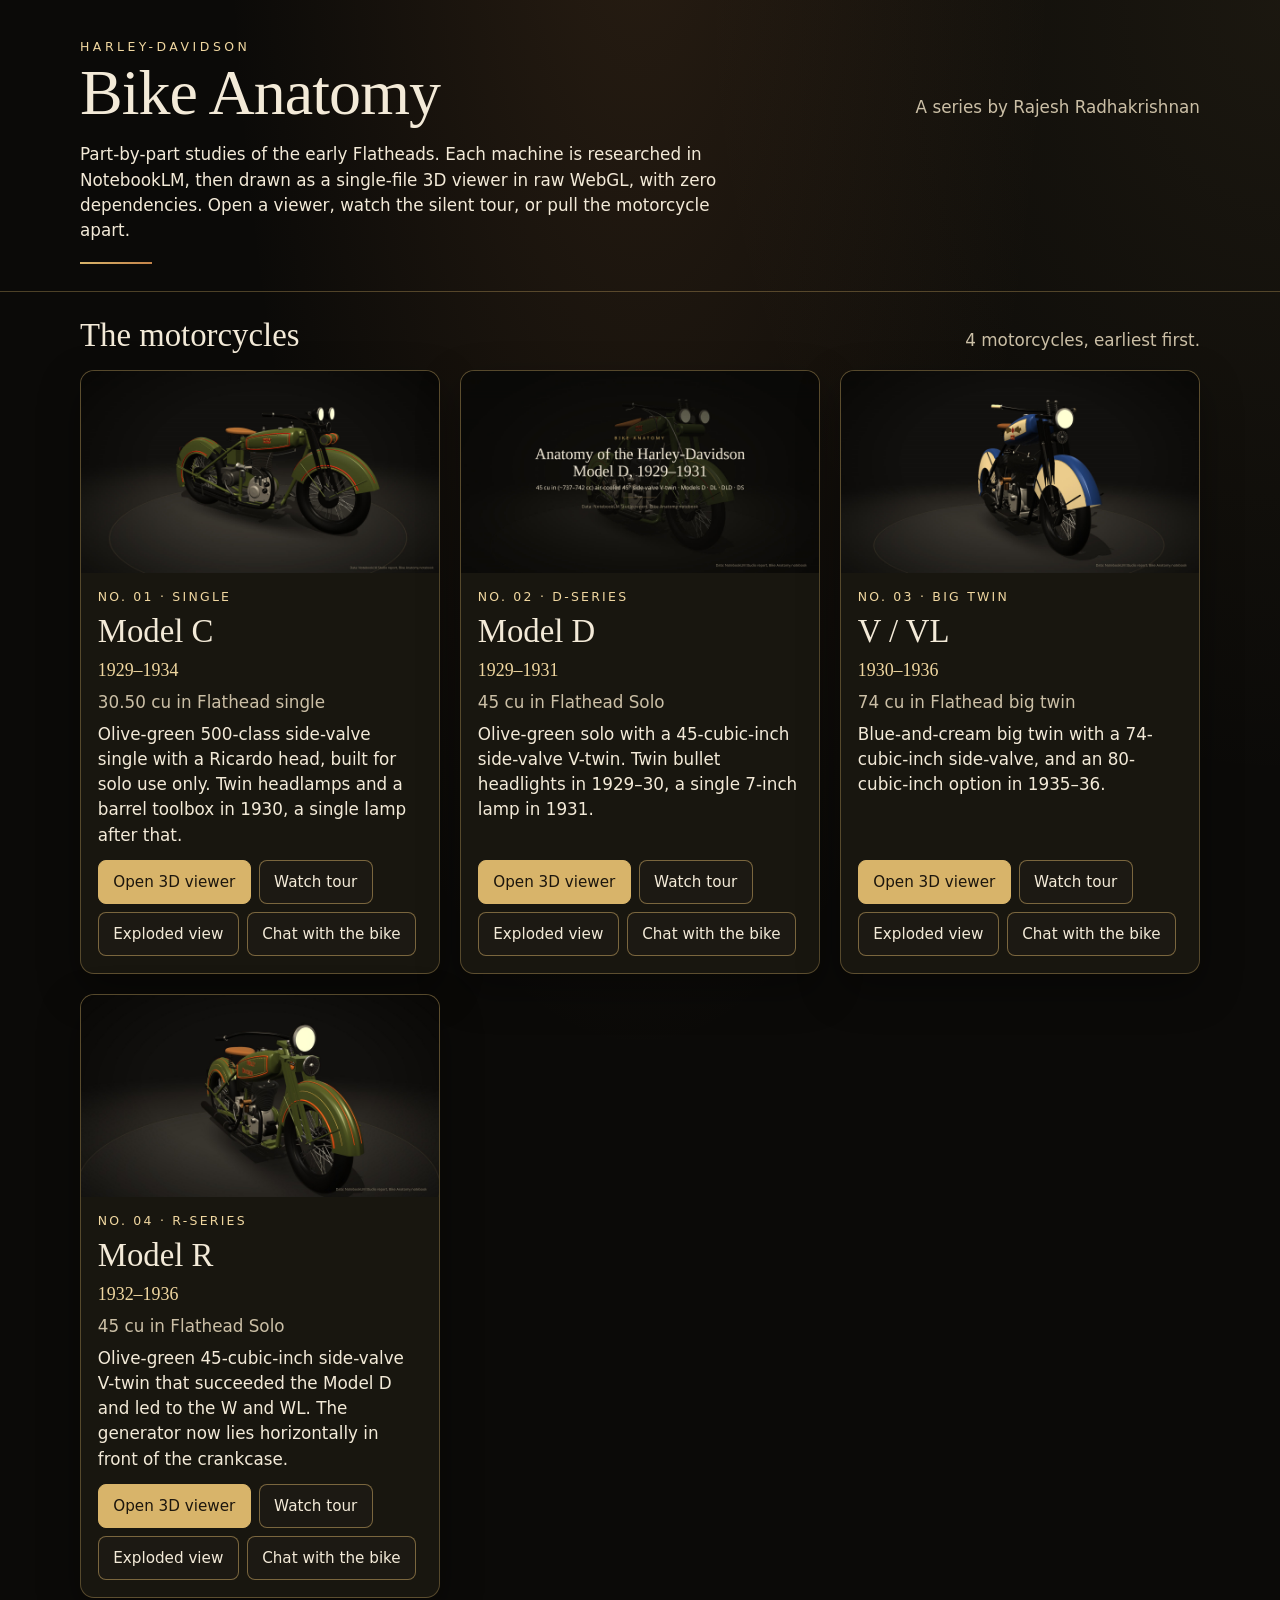
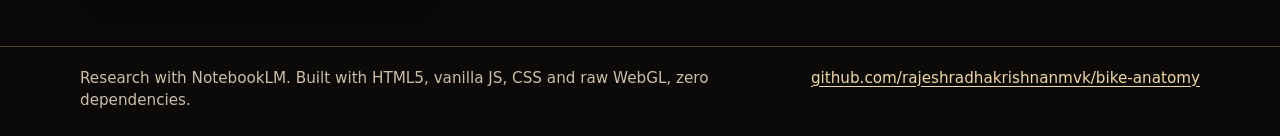
<file: index.html>
<!DOCTYPE html>
<html lang="en">
<head>
  <meta charset="utf-8">
  <meta name="viewport" content="width=device-width, initial-scale=1">
  <meta name="color-scheme" content="dark">
  <meta name="theme-color" content="#0b0a08">
  <meta name="description" content="Harley-Davidson Bike Anatomy: part-by-part WebGL studies of early Flatheads, researched in NotebookLM.">
  <title>Bike Anatomy — Harley-Davidson</title>
  <link rel="icon" href="favicon.svg" type="image/svg+xml">
  <link rel="stylesheet" href="css/site.css">
</head>
<body>
  <a class="skip" href="#catalog">Skip to the motorcycles</a>
  <header class="site-header hero">
    <div class="wrap">
      <p class="kicker">Harley-Davidson</p>
      <div class="header-row">
        <h1>Bike Anatomy</h1>
        <p class="byline">A series by Rajesh Radhakrishnan</p>
      </div>
      <p class="intro">Part-by-part studies of the early Flatheads. Each machine is researched in NotebookLM, then drawn as a single-file 3D viewer in raw WebGL, with zero dependencies. Open a viewer, watch the silent tour, or pull the motorcycle apart.</p>
      <hr class="rule">
    </div>
  </header>
  <main>
    <div class="wrap">
      <div class="catalog-head">
        <h2>The motorcycles</h2>
        <p id="count">Loading the ledger…</p>
      </div>
      <div id="catalog" class="grid"></div>
      <noscript>
        <p>Enable JavaScript to load the list from <code>bikes.js</code>.</p>
      </noscript>
    </div>
  </main>
  <footer class="site-footer">
    <div class="wrap footer-row">
      <p>Research with NotebookLM. Built with HTML5, vanilla JS, CSS and raw WebGL, zero dependencies.</p>
      <p><a href="https://github.com/rajeshradhakrishnanmvk/bike-anatomy">github.com/rajeshradhakrishnanmvk/bike-anatomy</a></p>
    </div>
  </footer>
  <script src="bikes.js"></script>
  <script src="js/site.js"></script>
</body>
</html>
</file>
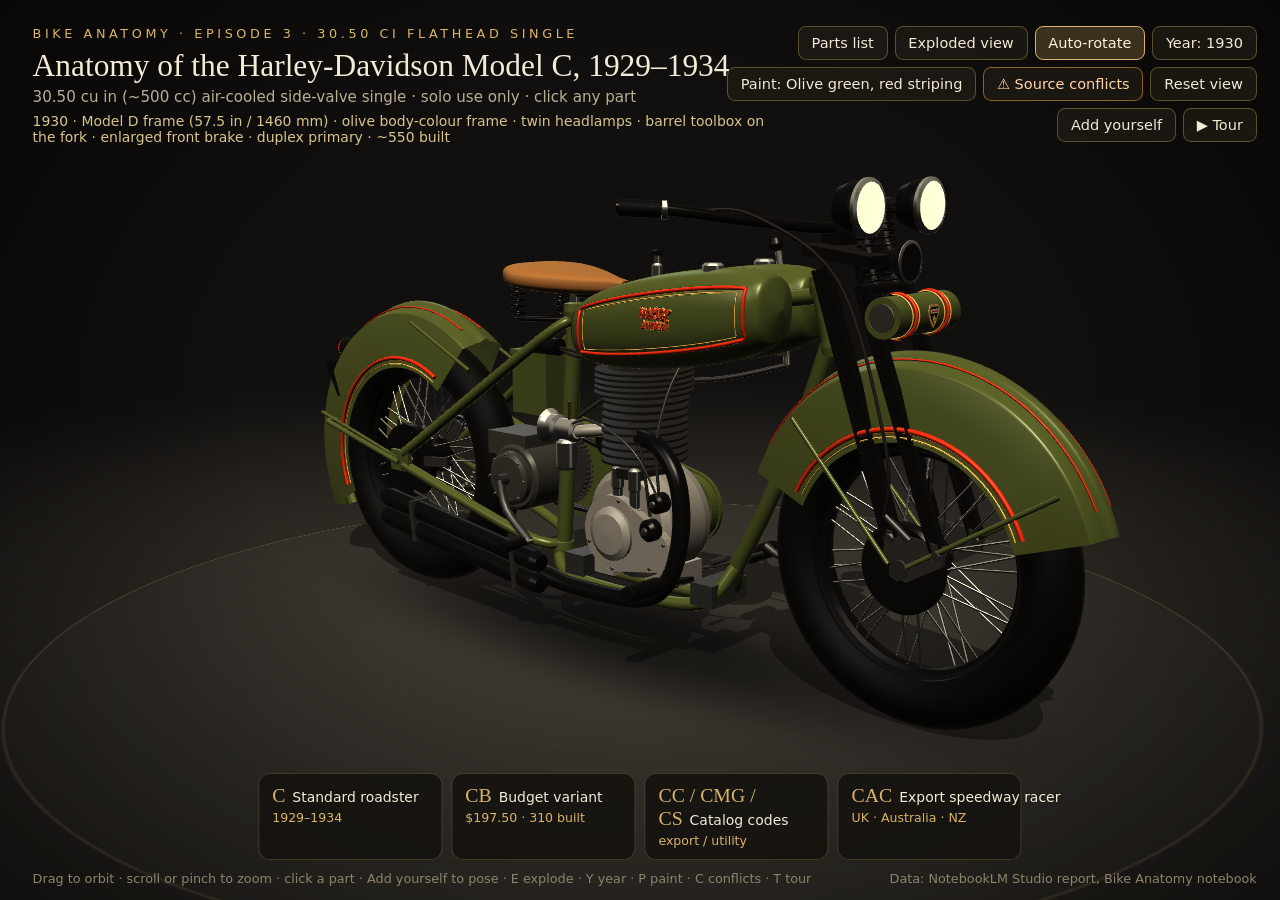
<file: bikes/model-c/index.html>
<!doctype html>
<html lang="en">
<head>
<meta charset="utf-8">
<meta name="viewport" content="width=device-width,initial-scale=1,maximum-scale=1">
<title>Anatomy of the Harley-Davidson Model C, 1929–1934</title>
<style>
:root{--u:1px;--brass:#d8b46a;--ink:#f3ead8;--mute:#b9ad95;--bg:#12100d;--panel:rgba(20,18,14,.86)}
*{box-sizing:border-box}
html,body{margin:0;height:100%;background:#0b0a08;color:var(--ink);font-family:system-ui,-apple-system,"Segoe UI",Roboto,Helvetica,Arial,sans-serif;overflow:hidden}
#stage{position:absolute;left:0;top:0;width:100%;height:100%;overflow:hidden;background:#12100d}
#stage.fixed{left:50%;top:50%;transform:translate(-50%,-50%)}
canvas{position:absolute;left:0;top:0;width:100%;height:100%;display:block;touch-action:none;cursor:grab}
canvas.pose{cursor:move} canvas.drag{cursor:grabbing} canvas.hot{cursor:pointer}
#vignette{position:absolute;inset:0;pointer-events:none;background:radial-gradient(ellipse at 50% 45%,rgba(0,0,0,0) 45%,rgba(0,0,0,.62) 100%)}
#titleBlock{position:absolute;left:calc(var(--u)*28);top:calc(var(--u)*22);max-width:calc(var(--u)*640);pointer-events:none}
#titleBlock .k{font-size:calc(var(--u)*11);letter-spacing:.28em;color:var(--brass);text-transform:uppercase}
#titleBlock h1{margin:calc(var(--u)*6) 0 calc(var(--u)*4);font-family:Georgia,"Times New Roman",serif;font-weight:normal;font-size:calc(var(--u)*27);line-height:1.15;color:var(--ink)}
#titleBlock p{margin:0;font-size:calc(var(--u)*13);color:var(--mute)}
#toolbar{position:absolute;right:calc(var(--u)*20);top:calc(var(--u)*22);display:flex;gap:calc(var(--u)*6);flex-wrap:wrap;justify-content:flex-end;max-width:60%}
button{font:inherit;font-size:calc(var(--u)*12.5);color:var(--ink);background:rgba(30,27,21,.8);border:1px solid rgba(216,180,106,.35);border-radius:calc(var(--u)*7);padding:calc(var(--u)*7) calc(var(--u)*11);cursor:pointer;transition:background .2s,border-color .2s}
button:hover{background:rgba(60,50,32,.9);border-color:var(--brass)}
button.on{background:rgba(216,180,106,.22);border-color:var(--brass);color:#fff3d6}
#partsDrawer{position:absolute;left:calc(var(--u)*20);top:calc(var(--u)*118);bottom:calc(var(--u)*150);width:calc(var(--u)*250);background:var(--panel);border:1px solid rgba(216,180,106,.2);border-radius:calc(var(--u)*10);padding:calc(var(--u)*10);overflow:auto;transform:translateX(-120%);transition:transform .35s ease;font-size:calc(var(--u)*12.5)}
#partsDrawer.open{transform:none}
#partsDrawer h4{margin:calc(var(--u)*10) 0 calc(var(--u)*4);font-size:calc(var(--u)*10.5);letter-spacing:.16em;text-transform:uppercase;color:var(--mute);font-weight:600}
#partsDrawer h4:first-child{margin-top:0}
#partsDrawer a{display:block;padding:calc(var(--u)*4) calc(var(--u)*6);border-radius:calc(var(--u)*5);color:var(--ink);text-decoration:none;cursor:pointer}
#partsDrawer a:hover,#partsDrawer a.sel{background:rgba(216,180,106,.16)}
.dot{display:inline-block;width:calc(var(--u)*8);height:calc(var(--u)*8);border-radius:50%;margin-right:calc(var(--u)*7);vertical-align:middle}
#panel{position:absolute;right:calc(var(--u)*20);top:calc(var(--u)*78);width:calc(var(--u)*370);max-height:calc(100% - var(--u)*240);overflow:auto;background:var(--panel);border:1px solid rgba(216,180,106,.28);border-radius:calc(var(--u)*12);padding:calc(var(--u)*18) calc(var(--u)*20);opacity:0;transform:translateX(calc(var(--u)*30));transition:opacity .35s ease,transform .35s ease;pointer-events:none;box-shadow:0 calc(var(--u)*10) calc(var(--u)*40) rgba(0,0,0,.45)}
#panel.show{opacity:1;transform:none;pointer-events:auto}
#panel .x{position:absolute;right:calc(var(--u)*10);top:calc(var(--u)*8);background:none;border:none;font-size:calc(var(--u)*18);color:var(--mute);padding:calc(var(--u)*4)}
#panel .chip{display:inline-block;font-size:calc(var(--u)*10.5);letter-spacing:.14em;text-transform:uppercase;padding:calc(var(--u)*3) calc(var(--u)*8);border-radius:calc(var(--u)*20);border:1px solid currentColor;margin-bottom:calc(var(--u)*8)}
#panel h2{font-family:Georgia,"Times New Roman",serif;font-weight:normal;font-size:calc(var(--u)*23);margin:0 0 calc(var(--u)*10);line-height:1.2}
#panel ul{margin:0;padding-left:calc(var(--u)*16);font-size:calc(var(--u)*13);line-height:1.45}
#panel li{margin-bottom:calc(var(--u)*5)}
#panel .fin{margin-top:calc(var(--u)*10);font-size:calc(var(--u)*12);color:var(--mute)}
#panel .fin b{color:var(--ink);font-weight:600}
#panel .weak{margin-top:calc(var(--u)*12);border-left:calc(var(--u)*3) solid #c75a4f;background:rgba(199,90,79,.1);padding:calc(var(--u)*8) calc(var(--u)*10);border-radius:0 calc(var(--u)*6) calc(var(--u)*6) 0;font-size:calc(var(--u)*12.5);line-height:1.45}
#panel .weak h3{margin:0 0 calc(var(--u)*4);font-size:calc(var(--u)*10.5);letter-spacing:.14em;text-transform:uppercase;color:#e58a7f}
#panel .weak p{margin:0 0 calc(var(--u)*4)}
#panel .note{margin-top:calc(var(--u)*10);font-size:calc(var(--u)*11.5);color:#d7c38f;font-style:italic}
#panel .src{margin-top:calc(var(--u)*10);font-size:calc(var(--u)*10.5);color:#8d826d}
#variants{position:absolute;left:50%;bottom:calc(var(--u)*34);transform:translateX(-50%);display:flex;gap:calc(var(--u)*8)}
.var{width:calc(var(--u)*196);background:var(--panel);border:1px solid rgba(216,180,106,.22);border-radius:calc(var(--u)*10);padding:calc(var(--u)*8) calc(var(--u)*11);cursor:pointer;transition:border-color .2s,background .2s}
.var:hover{border-color:rgba(216,180,106,.6)} .var.on{border-color:var(--brass);background:rgba(60,48,26,.9)}
.var b{font-family:Georgia,serif;font-size:calc(var(--u)*19);color:var(--brass);font-weight:normal;margin-right:calc(var(--u)*6)}
.var span{font-size:calc(var(--u)*12);color:var(--ink);white-space:nowrap}.var i{font-style:normal;color:var(--brass)}
.var div{font-size:calc(var(--u)*10.8);color:var(--mute);margin-top:calc(var(--u)*3);line-height:1.35}
#hint{position:absolute;left:calc(var(--u)*28);bottom:calc(var(--u)*12);font-size:calc(var(--u)*11);color:#8d826d;pointer-events:none}
#credit{position:absolute;right:calc(var(--u)*20);bottom:calc(var(--u)*12);font-size:calc(var(--u)*11);color:#8d826d;pointer-events:none}
#tooltip{position:absolute;pointer-events:none;background:rgba(20,18,14,.92);border:1px solid rgba(216,180,106,.4);padding:calc(var(--u)*4) calc(var(--u)*8);border-radius:calc(var(--u)*5);font-size:calc(var(--u)*12);opacity:0;transition:opacity .15s;white-space:nowrap}
#caption{position:absolute;left:calc(var(--u)*56);bottom:calc(var(--u)*58);max-width:calc(var(--u)*720);opacity:0;transform:translateY(calc(var(--u)*14));transition:opacity .45s ease,transform .45s ease;pointer-events:none;text-shadow:0 2px 18px rgba(0,0,0,.8)}
#caption.show{opacity:1;transform:none}
#caption .k{font-size:calc(var(--u)*13);letter-spacing:.3em;text-transform:uppercase;color:var(--brass)}
#caption .t{font-family:Georgia,"Times New Roman",serif;font-size:calc(var(--u)*46);line-height:1.08;margin:calc(var(--u)*6) 0}
#caption .s{font-size:calc(var(--u)*18);color:#e4d9c1;line-height:1.35}
#caption .bar{width:calc(var(--u)*64);height:calc(var(--u)*3);background:var(--brass);margin-bottom:calc(var(--u)*12)}
#card{position:absolute;inset:0;display:flex;align-items:center;justify-content:center;text-align:center;opacity:0;pointer-events:none;background:radial-gradient(ellipse at 50% 50%,rgba(14,12,9,.45) 0%,rgba(10,9,7,.82) 75%)}
#card .in{max-width:calc(var(--u)*980);padding:0 calc(var(--u)*40)}
#card .k{font-size:calc(var(--u)*15);letter-spacing:.42em;text-transform:uppercase;color:var(--brass)}
#card h1{font-family:Georgia,"Times New Roman",serif;font-weight:normal;font-size:calc(var(--u)*56);line-height:1.1;margin:calc(var(--u)*16) 0 calc(var(--u)*14)}
#card .s{font-size:calc(var(--u)*20);color:#e4d9c1}
#card .rule{width:calc(var(--u)*120);height:1px;background:var(--brass);margin:calc(var(--u)*22) auto}
#card .c{font-size:calc(var(--u)*14);color:#a99c82;letter-spacing:.05em}
body.tour .chrome{display:none!important}
body.tour canvas{cursor:default}
body.tour #panel{top:calc(var(--u)*60);right:calc(var(--u)*44);width:calc(var(--u)*400);max-height:none;overflow:hidden}
body.tour #panel .x{display:none}
body.tour #panel ul{font-size:calc(var(--u)*14.5)}
body.tour #panel h2{font-size:calc(var(--u)*26)}
body.capture #caption,body.capture #panel{transition:none!important}
body.tour #credit{right:calc(var(--u)*44);bottom:calc(var(--u)*20);font-size:calc(var(--u)*12)}
#err{position:absolute;inset:0;display:none;align-items:center;justify-content:center;font-size:16px;color:var(--ink);background:#12100d;text-align:center;padding:30px}
@media (max-width:760px){#panel{left:10px;right:10px;width:auto;top:auto;bottom:10px;max-height:45%}#variants{display:none}#titleBlock h1{font-size:20px}#toolbar{top:auto;bottom:10px;left:10px;right:10px;max-width:none;justify-content:center}#hint{display:none}}
.var{width:calc(var(--u)*158)}
.var b{font-size:calc(var(--u)*17)}
.var.flag{border-color:rgba(232,140,60,.55)}
.var .cf{display:inline-block;margin-left:calc(var(--u)*4);font-size:calc(var(--u)*10);color:#f0a35a;letter-spacing:.06em}
#panel .conf{margin-top:calc(var(--u)*12);border-left:calc(var(--u)*3) solid #e88c3c;background:rgba(232,140,60,.11);padding:calc(var(--u)*8) calc(var(--u)*10);border-radius:0 calc(var(--u)*6) calc(var(--u)*6) 0;font-size:calc(var(--u)*12.3);line-height:1.42}
#panel .conf h3{margin:0 0 calc(var(--u)*4);font-size:calc(var(--u)*10.5);letter-spacing:.14em;text-transform:uppercase;color:#f0a35a}
#panel .conf h4{margin:0 0 calc(var(--u)*4);font-size:calc(var(--u)*13);font-weight:600;color:var(--ink)}
#panel .conf p{margin:0 0 calc(var(--u)*4)}
#panel .conf .kd{font-size:calc(var(--u)*10.5);color:#d8a070;letter-spacing:.05em}
#panel .conf b{color:#ffd9b0;font-weight:600}
#panel .nodata{margin-top:calc(var(--u)*6);padding:calc(var(--u)*8) calc(var(--u)*10);border:1px dashed rgba(185,173,149,.45);border-radius:calc(var(--u)*6);font-size:calc(var(--u)*12.5);color:var(--mute);line-height:1.45}
#panel .yr{display:flex;gap:calc(var(--u)*10);padding:calc(var(--u)*5) calc(var(--u)*8);border-radius:calc(var(--u)*6);font-size:calc(var(--u)*13.5);line-height:1.35;color:#8d826d;transition:none}
#panel .yr b{font-family:Georgia,serif;font-weight:normal;font-size:calc(var(--u)*17);color:#8d826d;min-width:calc(var(--u)*46)}
#panel .yr.on{background:rgba(216,180,106,.18);color:var(--ink)}
#panel .yr.on b{color:var(--brass)}
#panel .yr.past{color:#c9bda4}
#panel .yr.past b{color:#b59a63}
#titleBlock .yl{margin-top:calc(var(--u)*6);font-size:calc(var(--u)*12);color:#d7c38f}
#bConf{border-color:rgba(232,140,60,.6);color:#ffd2a6}
#bConf.on{background:rgba(232,140,60,.25)}
body.tour #panel .yr{font-size:calc(var(--u)*15)}
#toolbar{max-width:49%}
#pose{display:none;position:absolute;left:calc(var(--u)*20);top:calc(var(--u)*132);width:calc(var(--u)*292);max-height:calc(100% - var(--u)*220);overflow:auto;background:var(--panel);border:1px solid rgba(216,180,106,.28);border-radius:calc(var(--u)*12);padding:calc(var(--u)*14) calc(var(--u)*14) calc(var(--u)*12);z-index:4;box-shadow:0 calc(var(--u)*10) calc(var(--u)*40) rgba(0,0,0,.45)}
#pose.on{display:block}
#pose h3{font-family:Georgia,"Times New Roman",serif;font-weight:normal;font-size:calc(var(--u)*18);margin:0 calc(var(--u)*32) calc(var(--u)*6) 0;line-height:1.2;pointer-events:none}
#pose .x{position:absolute;right:calc(var(--u)*6);top:calc(var(--u)*4);background:none;border:none;font-size:calc(var(--u)*18);color:var(--mute);padding:calc(var(--u)*4);z-index:2}
#pose p{margin:0 0 calc(var(--u)*8);font-size:calc(var(--u)*12);line-height:1.4;color:var(--mute)}
#pose .pose-note{color:#8d826d;font-size:calc(var(--u)*11);margin:calc(var(--u)*8) 0 0}
#pose .pose-err{color:#e58a7f}
#pose label{display:flex;align-items:center;gap:calc(var(--u)*8);margin:calc(var(--u)*5) 0;font-size:calc(var(--u)*12);color:var(--mute)}
#pose label span{min-width:calc(var(--u)*76)}
#pose label input[type=range]{flex:1;min-width:0;accent-color:#d8b46a}
#pose label input:disabled{opacity:.4}
#pose label.check{gap:calc(var(--u)*8)}
#pose label.off{opacity:.5}
#pose .row{display:flex;flex-wrap:wrap;gap:calc(var(--u)*6);margin-top:calc(var(--u)*6)}
#pose .row button{flex:1}
#poseFile{position:fixed;left:-40px;top:0;width:1px;height:1px;opacity:0}
body.capture #bPose,body.capture #pose,body.capture #poseFile{display:none!important}
@media (max-width:760px){#pose{left:8px;right:8px;width:auto;top:104px;max-height:40vh}}
</style>
</head>
<body>
<div id="stage">
  <canvas id="gl"></canvas>
  <div id="vignette"></div>
  <header id="titleBlock" class="chrome">
    <div class="k">Bike Anatomy · Episode 3 · 30.50 ci Flathead Single</div>
    <h1>Anatomy of the Harley-Davidson Model C, 1929–1934</h1>
    <p>30.50 cu in (~500 cc) air-cooled side-valve single · solo use only · click any part</p>
    <div class="yl" id="yearLine"></div>
  </header>
  <div id="toolbar" class="chrome">
    <button id="bParts">Parts list</button>
    <button id="bExplode">Exploded view</button>
    <button id="bRotate" class="on">Auto-rotate</button>
    <button id="bYear">Year: 1930</button>
    <button id="bFinish">Paint</button>
    <button id="bConf">⚠ Source conflicts</button>
    <button id="bReset">Reset view</button>
    <button id="bPose" type="button">Add yourself</button>
    <button id="bTour">▶ Tour</button>
  </div>
  <aside id="partsDrawer" class="chrome"></aside>
  <aside id="panel"></aside>
  <div id="variants" class="chrome"></div>
  <div id="hint" class="chrome">Drag to orbit · scroll or pinch to zoom · click a part · Add yourself to pose · E explode · Y year · P paint · C conflicts · T tour</div>
  <div id="tooltip" class="chrome"></div>
  <div id="caption"><div class="bar"></div><div class="k"></div><div class="t"></div><div class="s"></div></div>
  <div id="card"><div class="in"><div class="k"></div><h1></h1><div class="s"></div><div class="rule"></div><div class="c">Data: NotebookLM Studio report, Bike Anatomy notebook</div></div></div>
  <div id="credit">Data: NotebookLM Studio report, Bike Anatomy notebook</div>
  <aside id="pose" class="chrome" aria-label="Pose with the bike">
    <button class="x" id="poseClose" type="button" aria-label="Close">×</button>
    <h3>Pose with the bike</h3>
    <p id="poseEmpty">Choose a PNG, JPG, or WebP. It stands in the frame beside the motorcycle.</p>
    <div id="poseControls" hidden>
      <p class="pose-help">Drag the cutout to move it. Scroll or pinch on it to scale. Drag empty space to orbit the bike.</p>
      <div class="row">
        <button id="bPoseStand" type="button">Stand</button>
        <button id="bPoseBust" type="button">Portrait</button>
      </div>
      <p class="pose-note" id="poseFitNote"></p>
      <label><span>Scale</span> <input id="poseScale" type="range" min="0.35" max="2.4" step="0.01" value="1" aria-label="Scale"></label>
      <label><span>Rotate</span> <input id="poseRot" type="range" min="-180" max="180" step="1" value="18" aria-label="Rotate"></label>
      <label><span>Blend</span> <input id="poseBlend" type="range" min="0" max="1" step="0.01" value="0.75" aria-label="Blend with the scene"></label>
      <label><span>Warmth</span> <input id="poseWarm" type="range" min="-1" max="1" step="0.01" value="0" aria-label="Warmth"></label>
      <label><span>Bright</span> <input id="poseBright" type="range" min="0.55" max="1.45" step="0.01" value="1" aria-label="Brightness"></label>
      <div class="row">
        <button id="bPoseFlip" type="button">Flip</button>
        <button id="bPoseReset" type="button">Reset pose</button>
      </div>
      <label class="check" id="poseKeyLabel"><input id="poseKey" type="checkbox"> Remove plain background</label>
      <div id="poseKeyOpts" hidden>
        <label class="check"><input id="poseAuto" type="checkbox" checked> Auto tolerance</label>
        <label><span>Tolerance</span> <input id="poseTol" type="range" min="0" max="140" step="1" value="48" aria-label="Background tolerance"></label>
        <label class="check"><input id="poseSoft" type="checkbox" checked> Soft edge</label>
      </div>
      <p class="pose-note" id="poseAlphaNote" hidden>Transparent image, used as-is.</p>
      <div class="row">
        <button id="bPoseReplace" type="button">Replace photo</button>
        <button id="bPoseRemove" type="button">Remove photo</button>
      </div>
      <div class="row">
        <button id="bPoseSave" type="button">Save photo</button>
      </div>
    </div>
    <p class="pose-note">Your photo is processed only in this browser. It is never uploaded or stored.</p>
    <p class="pose-err" id="poseErr" hidden></p>
  </aside>
  <input id="poseFile" type="file" accept="image/png,image/jpeg,image/webp,.png,.jpg,.jpeg,.webp" tabindex="-1" aria-hidden="true">
  <div id="err">WebGL is not available in this browser.</div>
</div>
<script>
'use strict';
/* Harley-Davidson Model C (30.50 cu in side-valve single, 1929–1934) anatomy viewer. Bike Anatomy, episode 3.
   Pure HTML5 + vanilla JS + raw WebGL1, no dependencies, no external URLs.
   Add yourself poses a photo on an upright cutout. FileReader and canvas only — the picture is never uploaded.
   All part and spec text comes from the NotebookLM Studio report
   "Technical Anatomy and Architectural Guide to the Harley-Davidson Model C (1929–1934)".
   Shapes follow period reference photos (1930 30C, 1931 C); proportions are illustrative.
   Where the report contradicts itself or flags a disputed figure, the viewer shows it (CONFLICTS). */
/* ---------------------------- report data ----------------------------
   Every string below is taken from the NotebookLM Studio report
   "Technical Anatomy and Architectural Guide to the Harley-Davidson Model C (1929–1934)".
   Section marks (§) refer to that report. */
const SYS = {
  engine:{name:'Engine & oiling', col:'#e0913a'},
  trans:{name:'Transmission & clutch', col:'#d4bb45'},
  drive:{name:'Primary & final drive', col:'#9cc04a'},
  frame:{name:'Frame & suspension', col:'#5aaed3'},
  brakes:{name:'Brakes & wheels', col:'#d9685c'},
  body:{name:'Tanks, body & paint', col:'#a98be0'},
  elec:{name:'Electrics & controls', col:'#5fcfae'}
};
const SYS_ORDER=['engine','trans','drive','frame','brakes','body','elec'];
const NODATA='No data: the Studio report does not describe this part. The shape follows the reference photos so the bike reads as a whole.';
/* Conflicts and hedged values found in the report itself. Nothing here is hidden in the UI. */
const CONFLICTS = {
 bore:{title:'Bore × stroke: 3″ × 4 5/16″ or 78.58 × 101.6 mm?', kind:'Explicit conflict · report §1.1, §3.1, §3.2',
  a:'US catalog references: 3 in × 4 5/16 in (3.00 × 4.3125 in = 76.20 × 109.54 mm), about 30.48–30.50 cu in (499.5 cc).',
  b:'Export documentation (Old Bike Australasia): 78.58 mm × 101.6 mm (3.094 × 4.00 in), 30.05 cu in (492.48 cc).',
  res:'The report says this is not a metric rounding error but a physical cylinder-architecture conflict in period documentation. It does not pick one.'},
 disp:{title:'Displacement: 30.50 or 30.05 cu in?', kind:'Explicit conflict · report §3.1, §3.2',
  a:'US literature: 30.50 cubic inches, rounded to “~500 cc” or “493 cc”.',
  b:'Australasian archive: 30.05 cubic inches (492.48 cc), calculated from the metric bore and stroke.',
  res:'The report explains the gap as rounding in US brochures versus exact metric calculation, while its own bore × stroke audit calls the dimensions a physical conflict.'},
 power:{title:'1930 output: 8.0 hp or 10.5 hp?', kind:'Internal inconsistency · report §1.1, §3.2',
  a:'Output progression (§1.1, §3.1): 8.0 hp in 1930, 10.0 hp in 1932, 10.5 hp at 3,400 rpm in 1934.',
  b:'Discrepancy audit (§3.2) quotes the 1930 sales brochure: 10.5 hp at 3,600 rpm and 90 km/h.',
  res:'Not resolved in the report. The viewer shows the progression and flags the brochure figure.'},
 rpm:{title:'Peak power at 3,400 or 3,600 rpm?', kind:'Explicit conflict · report §1.1, §2.3',
  a:'10.5 hp at 3,400 rpm for the final 1934 version.',
  b:'European export literature and export catalogs cite 3,600 rpm.',
  res:'Both figures are given; the report does not choose.'},
 weight:{title:'Curb weight: 166 kg or 154 kg?', kind:'Explicit conflict · report §3.1',
  a:'~365 lb (166 kg): standard factory listing.',
  b:'154 kg: “secondary specification”.',
  res:'Both are listed in the spec table without a resolution.'},
 carb:{title:'Schebler G4 or Schebler Deluxe?', kind:'Disputed fitment · report §1.1, §3.2',
  a:'Standard factory specification: Schebler G4, with a rectangular float bowl.',
  b:'Factory options, field service updates and surviving export units show the Schebler Deluxe, with the circular bowl of the 750 cc Model D.',
  res:'The report calls this a debate among modern restorers. The model shows a generic carburetor.'},
 oil:{title:'Oiling: total-loss or recirculating?', kind:'Hedged value · report §1.1',
  a:'§1.1: lubrication “operated via a total-loss or recirculating mechanical oil pump”.',
  b:'§4 refers to “neglected total-loss or mechanical oiling systems” and never settles which.',
  res:'Not resolved in the report. Both agree the pump delivery was indexed to throttle opening.'},
 feet:{title:'Footboards or footrests?', kind:'Internal inconsistency · report §1.2, §1.5, §1.8',
  a:'§1.2: the clutch rocker pedal sits “on the left footboard”; §1.5: the rear brake is worked “from the right footboard”.',
  b:'§1.8: operator controls include “branded rubber footrests”.',
  res:'Not resolved in the report. The model shows rubber footrests, as on the reference photos.'},
 prod:{title:'Production: 4,472 or 4,512?', kind:'Internal inconsistency · report §2.3, §3.1',
  a:'Total 1929–1934 production: 4,472 units.',
  b:'The year chart lists 1,570 + ~550 + ~350 + ~350 + ~300 + ~1,392, which adds up to 4,512.',
  res:'The yearly figures are marked approximate (~). The report keeps 4,472 as the total.'}
};
const CONF_ORDER=['bore','disp','power','rpm','weight','carb','oil','feet','prod'];
const DATA = {
 cyl:{sys:'engine',name:'Cylinder & Ricardo head',sec:'§1.1, §3.1',specs:[
  'Four-stroke, air-cooled, side-valve (flathead) single-cylinder',
  '30.50 cu in (~500 cc / 493 cc); 30.05 cu in (492.48 cc) in export sources',
  'Bore × stroke: 3 in × 4 5/16 in (US catalog) · 78.58 mm × 101.6 mm (export catalog)',
  'Removable high-efficiency head developed for Harley-Davidson by Sir Harry Ricardo: compact chamber over the valves with a tight squish zone above the piston',
  'The squish drove a turbulent vortex toward the spark plug, speeding flame propagation and eliminating knock on low-octane Depression-era gasoline',
  'Factory claim: remove the head, decoke, regrind the valves and reassemble within twenty minutes with standard hand tools, motor left in the frame',
  'Output: 8.0 hp (1930) → 10.0 hp (1932) → 10.5 hp at 3,400 rpm (1934)'],
  work:['Inspect the Ricardo head deck for warpage or cracks around the spark plug boss and hold-down bolt holes.'],
  conf:['bore','disp','power','rpm']},
 crank:{sys:'engine',name:'Crankcase & belly numbers',sec:'§1.1, §4',specs:[
  'Crankcase derived from the earlier 21 cu in single, mated to an enlarged barrel',
  'Matching factory “belly numbers” stamped into the underside of both case halves confirm a line-bored pair',
  'Early Harley-Davidson titles rely on engine case serial numbers, not frame stampings',
  'Check the left-side case pad for unaltered factory font, so a restamped or smaller 21 cu in case is not passed off as a Model C'],
  work:['Long-stroke bottom end: inspect flywheel trueness, connecting-rod side-play and crankpin scoring. Oil starvation damage is common.']},
 valves:{sys:'engine',name:'Side valves & tappets',sec:'§1.1, §4',specs:[
  'Side-by-side, pushrod-actuated valves operating parallel to the cylinder bore',
  'Valve clearances needed periodic manual adjustment at the tappets'],
  work:['Check valve stem-to-guide clearances, valve seat inserts and tappet adjustment threads.']},
 oilpump:{sys:'engine',name:'Throttle-indexed oil pump',sec:'§1.1, §4',specs:[
  'Mechanical oil pump whose delivery rate was indexed to the throttle opening angle',
  'At wider throttle the pump sent more oil directly to the crankcase',
  'The rider had to watch crankcase oil level and breather discharge to avoid oil starvation or hydraulic lockup'],
  work:['A worn pump fails to deliver enough oil under heavy acceleration and can destroy a rebuilt bottom end. Inspect pump gears, feed lines, check valves and breathing.'],
  conf:['oil']},
 carb:{sys:'engine',name:'Schebler carburetor',sec:'§1.1, §3.1',specs:[
  'Period single-barrel carburetor',
  'Standard factory specification: Schebler G4, recognisable by its rectangular float bowl',
  'Also fitted at the factory: Schebler Deluxe, with a circular float bowl like the 750 cc Model D’s'],
  work:['Missing choke plates, worn throttle shafts or altered jetting cause hard starting and erratic idling.'],
  conf:['carb']},
 exhaust:{sys:'engine',name:'Exhaust & muffler',nodata:true},
 gear:{sys:'trans',name:'3-speed gearbox',sec:'§1.2, §4',specs:[
  'Three-speed sliding-gear transmission',
  'Separate, heavy cast-iron case positioned behind the engine crankcase',
  'Smooth engagement needed a brief pause during each shift so the heavy flywheel of the long-stroke single could synchronise with the mainshaft'],
  work:['Pre-war three-speed internals are extremely rare. Inspect sliding gear dogs, gear teeth and mainshaft bushings for pitting or wear.']},
 shifter:{sys:'trans',name:'Hand shift lever & gate',sec:'§1.2, §1.8',specs:[
  'Hand-shift lever on a notched shift gate on the left side of the fuel tank']},
 clutch:{sys:'trans',name:'Foot clutch',sec:'§1.2, §1.8',specs:[
  'Clutch disengaged by a rocker foot pedal on the left footboard',
  'The duplex primary drives a wet multi-plate clutch',
  'Hand levers are listed for the front brake and a “clutch override”'],
  work:['Check the foot-clutch linkage and rocker pivot bushings for smooth, progressive engagement without binding.'],
  conf:['feet']},
 kick:{sys:'trans',name:'Kick starter',nodata:true},
 primary:{sys:'drive',name:'Duplex primary chain',sec:'§1.2, §4',specs:[
  'Heavy-duty duplex front drive chain introduced for the 1930 model year',
  'Replaced the lighter single-strand primary chains of the early lightweights',
  'Cushions the power impulses of a large single and prevents premature chain stretch'],
  work:['Check duplex chain alignment and tooth wear on the crankshaft and clutch sprockets.']},
 pcover:{sys:'drive',name:'Primary guards',sec:'§4',specs:[
  'Inner and outer sheet-metal primary guards'],
  work:['Verify both guards are complete and correctly aligned.']},
 final:{sys:'drive',name:'Roller-chain final drive',sec:'§1.3',specs:[
  'Heavy-duty steel roller chain from the gearbox output sprocket to the rear wheel sprocket',
  'Heavy steel upper and lower chain guards keep out grit, gravel and mud',
  'Threaded draw-bolts through drop-forged rear axle plates set chain tension and wheel tracking']},
 frame:{sys:'frame',name:'Rigid tubular frame',sec:'§1.4, §3.1',specs:[
  '1929: lightweight frame from the 350 cc (21 cu in) Model Twenty-One',
  '1930–1934: the 100% stronger heavy-duty frame of the 750 cc Model D, 57.5 in (1460 mm) wheelbase',
  'The 1930 frame lowered the saddle and added ground clearance for rutted rural roads',
  'Rigid rear: the axle is anchored directly in brazed axle lugs',
  'Curb weight ~365 lb (166 kg); 154 kg in a secondary specification',
  'Factory frame-mounted theft-proof steering lock'],
  work:['Check lugs, rear axle plates and tubes for cracks, bends or crude brazed or welded repairs, and measure the wheelbase (57.5 in).'],
  conf:['weight']},
 fork:{sys:'frame',name:'Drop-forged spring fork',sec:'§1.4, §4',specs:[
  'Harley-Davidson drop-forged steel spring fork',
  'Dual primary load springs plus internal recoil springs',
  'No hydraulic damping'],
  work:['Worn fork rockers cause poor steering, wheel misalignment and instability under front braking. Inspect rocker pivot pins, bushings and springs.']},
 saddle:{sys:'frame',name:'“Ful-Floteing” saddle post',sec:'§1.4',specs:[
  'A long helical spring suspended inside the frame seat tube lets the saddle float vertically under load',
  'With a rigid rear, rider comfort relied on tire deflection and this seat post'],
  note:'Tan saddle for 1930–33. The 1934 museum bike has a black saddle, which this model uses for that year.'},
 boards:{sys:'frame',name:'Footrests',sec:'§1.2, §1.5, §1.8',specs:[
  '§1.8: “branded rubber footrests”',
  '§1.2 and §1.5 instead place the clutch pedal on the left footboard and the brake pedal on the right footboard'],
  conf:['feet'],
  note:'1930–33 are plain rubber pegs. 1934 is shown with ribbed, lettered footboards.'},
 fwheel:{sys:'brakes',name:'Front wheel & tyre',sec:'§1.6, §3.1',specs:[
  'Heavy-gauge steel drop-center rim, standardised across the singles for 1930',
  '4.00 × 18 in tyre, interchangeable front and rear',
  'Replaced the narrower 19-inch tyres of earlier lightweights',
  'The larger air volume acts as secondary suspension and protects the wire-spoked wheel'],
  note:'Rims are black for 1930–33. The 1934 museum bike has silver-grey rims, drawn here as painted steel, not chrome.'},
 rwheel:{sys:'brakes',name:'Rear wheel & tyre',sec:'§1.6',specs:[
  'Steel drop-center rim with a 4.00 × 18 in tyre',
  'Interchangeable with the front wheel'],
  note:'Same rim finish as the front: black through 1933, silver-grey painted steel in 1934.'},
 fbrake:{sys:'brakes',name:'Front drum brake',sec:'§1.5',specs:[
  'Internal expanding mechanical drum brake, standard equipment',
  '1930: enlarged front drum introduced on both the 500 cc single and the 750 cc V-twin',
  'Worked by a cable from a hand lever on the right handlebar']},
 rbrake:{sys:'brakes',name:'Rear drum brake',sec:'§1.5',specs:[
  'Heavy rear internal expanding mechanical drum brake',
  'Pedal-actuated through mechanical linkage from the right footboard'],
  conf:['feet']},
 tank:{sys:'body',name:'Saddle fuel tank',sec:'§1.7, §3.1',specs:[
  'Wider, shorter formed steel tanks mounted over the upper frame tube',
  'Total fuel capacity 3.75 US gallons',
  'A welded saddle tank: the Model C is not a “Strap Tank” Harley (that term means the 1904–1911 singles)'],
  work:['Inspect tanks for internal rust, seam splits and hidden body filler.']},
 oiltank:{sys:'body',name:'Integrated oil cell',sec:'§1.7, §3.1',specs:[
  'A dedicated internal oil reservoir cell inside the formed tanks'],
  note:'The report does not say which side holds the oil; the model puts it in the left half.'},
 graphics:{sys:'body',name:'Paint & pinstriping',sec:'§1.7, §4',specs:[
  'Period palettes with multi-tone options and contrasting hand-painted pinstriping',
  'A restored 1930 Model C (Alan Phillips, Australia) shows multi-shade green paint with dark accent striping',
  'Avoid high-gloss modern paint and over-chroming: bright chrome was non-existent on factory Model Cs'],
  note:'The report names no factory colours and describes no tank lettering. From period photos: red Harley-Davidson script for 1930–32, an eagle with script for 1933, and a winged lettered badge on a gold field for 1934.'},
 ffender:{sys:'body',name:'Front fender',sec:'§1.7',specs:['Deeply crowned steel fender']},
 rfender:{sys:'body',name:'Rear fender',sec:'§1.7',specs:['Deeply crowned steel fender']},
 toolbox:{sys:'body',name:'Barrel toolbox',sec:'§1.7, §4',specs:[
  'Barrel-shaped toolbox introduced for the 1930 model year',
  'Mounted horizontally across the front spring fork legs',
  'Original examples are rare today'],
  note:'The report describes only the 1930 barrel toolbox across the fork. For 1931–34 the model shows one box on the left of the seat tube, with a bar-and-shield decal. The separate 1930 battery box is not drawn again beside it.'},
 tail:{sys:'body',name:'Tail lamp',nodata:true},
 gen:{sys:'elec',name:'Auto-output generator',sec:'§1.8, §3.1',specs:[
  'Engine-driven generator charging a 6-volt system',
  'Introduced for 1930: output automatically steps up whenever the rider switches on the headlamps, to cover night-lighting draw']},
 ign:{sys:'elec',name:'Battery & coil ignition',sec:'§1.8',specs:[
  '6-volt battery and coil ignition',
  'Spark advance set manually by a spiral twist-grip']},
 battery:{sys:'elec',name:'6-volt battery',sec:'§1.8',specs:[
  'Part of the 6-volt battery and coil system, charged by the generator'],
  note:'The report gives no battery specs.'},
 headlamp:{sys:'elec',name:'Headlamps',sec:'§1.8, §3.2',specs:[
  '1930: twin headlamps, shared with the 750 cc Model D',
  '1931–1934: a single, larger headlight unit, to simplify production and lower cost']},
 horn:{sys:'elec',name:'Horn',sec:'§1.8',specs:[
  'Early motor-driven Klaxon horn',
  'Replaced on later models by the “sunburst” faceplate horn'],
  note:'The report gives no changeover year. The viewer switches to the sunburst horn in 1931 with the headlamp (assumption).'},
 bars:{sys:'elec',name:'Handlebars & controls',sec:'§1.8, §4',specs:[
  'Spiral twist-grips for throttle and manual spark advance',
  'Hand levers for the front brake and a clutch override',
  'Minimal dash bracket'],
  work:['Inspect the internal twist-grip slide mechanisms and spark advance linkages for slop.']}
};
const VARIANTS = [
 {code:'C', label:'Standard roadster', info:'1929–1934', parts:['cyl','frame'],
  text:'The core civilian catalog model: 30.50 cu in side-valve single, three-speed transmission, chain drive, full road equipment and, from 1930, the heavy-duty Model D chassis (57.5 in / 1460 mm wheelbase). Factory-stipulated solo use only: no sidecar.'},
 {code:'CB', label:'Budget variant', info:'$197.50 · 310 built', parts:['frame','ffender','rfender'],
  text:'A low-cost alternative at $197.50, 310 built. It kept the older, lighter Model B frame throughout its run, saving weight and cost at the expense of frame stiffness.'},
 {code:'CC / CMG / CS', label:'Catalog codes', info:'export / utility', parts:['cyl','frame'],
  text:'Factory designations for variations of the 500 cc engine and chassis, mainly for commercial delivery attachments or export documentation.'},
 {code:'CAC', label:'Export speedway racer', info:'UK · Australia · NZ', parts:['cyl','carb'],
  text:'A speedway racing version of the 500 cc single, built for export to the United Kingdom, Australia and New Zealand for dirt-track and speedway events.'}
];
const SUFFIXES='Not a Peashooter: the Model C is a 30.50 cu in side-valve utility single; the Peashooter was a 21 cu in OHV racer (report §2.2).';
const YEARS=[1930,1931,1932,1933,1934];
const YEAR_NOTES={
 1930:'Model D frame (57.5 in / 1460 mm) · olive body-colour frame · twin headlamps · barrel toolbox on the fork · enlarged front brake · duplex primary · ~550 built',
 1931:'Only civilian single, mainly for export · single headlamp · toolbox on the left of the seat tube · ~350 built',
 1932:'Output rises to 10.0 hp · the 350 cc single briefly returns at a reduced price · ~350 built',
 1933:'Domestic production at historic lows; export, police and commercial orders keep it alive · eagle tank graphic · ~300 built',
 1934:'Final year · gold-olive body on a black frame · winged tank badge · black saddle · 10.5 hp · ~1,392 built · 4,472 total'
};
/* paint: the report names no factory colours. RGB values are approximations.
   Frame colour is not collapsed to one answer: olive-frame for 1930, black-frame for 1934. */
const PAINTS=[
 {id:'olive',name:'Olive green, red striping',years:'1930 default: body-colour frame, as on Yesterdays 30C2177',body:[0.27,0.31,0.14],frame:[0.27,0.31,0.14],tone:[0.72,0.14,0.05]},
 {id:'blackframe',name:'Gold-olive, black frame',years:'1934 default: museum C, and black-frame 1930–31 bikes',body:[0.46,0.38,0.14],frame:[0.045,0.042,0.038],tone:[0.55,0.36,0.10]},
 {id:'multi',name:'Multi-shade green, dark striping',years:'restored 1930 example, report §1.7',body:[0.22,0.32,0.16],frame:[0.12,0.19,0.10],tone:[0.05,0.08,0.045]}
];
/* ------------------------------ params ------------------------------ */
const Q = new URLSearchParams(location.search);
const TOUR = Q.get('tour') === '1';
const FW = parseInt(Q.get('w'),10)||0, FH = parseInt(Q.get('h'),10)||0;
const T0 = parseFloat(Q.get('t'))||0;
const FREEZE = Q.get('freeze') === '1';
const CAPTURE = Q.get('capture') === '1';   // fixed-timestep frame capture: window.__renderAt(t)

/* ------------------------------ vec/mat ------------------------------ */
const add=(a,b)=>[a[0]+b[0],a[1]+b[1],a[2]+b[2]], sub=(a,b)=>[a[0]-b[0],a[1]-b[1],a[2]-b[2]];
const scl=(a,s)=>[a[0]*s,a[1]*s,a[2]*s], dot=(a,b)=>a[0]*b[0]+a[1]*b[1]+a[2]*b[2];
const cross=(a,b)=>[a[1]*b[2]-a[2]*b[1],a[2]*b[0]-a[0]*b[2],a[0]*b[1]-a[1]*b[0]];
const len=a=>Math.hypot(a[0],a[1],a[2]);
const norm=a=>{const l=len(a)||1;return [a[0]/l,a[1]/l,a[2]/l];};
const lerp=(a,b,t)=>a+(b-a)*t, lerp3=(a,b,t)=>[lerp(a[0],b[0],t),lerp(a[1],b[1],t),lerp(a[2],b[2],t)];
const clamp=(x,a,b)=>Math.max(a,Math.min(b,x));
const ease=t=>{t=clamp(t,0,1);return t<.5?4*t*t*t:1-Math.pow(-2*t+2,3)/2;};
const TAU=Math.PI*2;
const M4={
 id(){const m=new Float32Array(16);m[0]=m[5]=m[10]=m[15]=1;return m;},
 mul(a,b){const o=new Float32Array(16);for(let c=0;c<4;c++)for(let r=0;r<4;r++){let s=0;for(let k=0;k<4;k++)s+=a[k*4+r]*b[c*4+k];o[c*4+r]=s;}return o;},
 trans(x,y,z){const m=M4.id();m[12]=x;m[13]=y;m[14]=z;return m;},
 scale(x,y,z){const m=M4.id();m[0]=x;m[5]=y;m[10]=z;return m;},
 persp(fovy,asp,n,f){const t=1/Math.tan(fovy/2),m=new Float32Array(16);m[0]=t/asp;m[5]=t;m[10]=(f+n)/(n-f);m[11]=-1;m[14]=2*f*n/(n-f);return m;},
 lookAt(e,c,u){const z=norm(sub(e,c)),x=norm(cross(u,z)),y=cross(z,x);const m=new Float32Array(16);
  m[0]=x[0];m[4]=x[1];m[8]=x[2];m[1]=y[0];m[5]=y[1];m[9]=y[2];m[2]=z[0];m[6]=z[1];m[10]=z[2];
  m[12]=-dot(x,e);m[13]=-dot(y,e);m[14]=-dot(z,e);m[15]=1;return m;},
 cols(x,y,z,o){const m=new Float32Array(16);m[0]=x[0];m[1]=x[1];m[2]=x[2];m[4]=y[0];m[5]=y[1];m[6]=y[2];m[8]=z[0];m[9]=z[1];m[10]=z[2];m[12]=o[0];m[13]=o[1];m[14]=o[2];m[15]=1;return m;},
 rotY(a){const c=Math.cos(a),s=Math.sin(a),m=M4.id();m[0]=c;m[2]=-s;m[8]=s;m[10]=c;return m;}
};
/* frame whose local Y = axis and local X follows the hint */
function basisY(o,axis,hint){const y=norm(axis);let h=hint||(Math.abs(y[1])<0.95?[0,1,0]:[1,0,0]);
 if(Math.abs(dot(norm(h),y))>0.98)h=Math.abs(y[0])<0.9?[1,0,0]:[0,0,1];const x=norm(sub(h,scl(y,dot(h,y))));const z=cross(x,y);return M4.cols(x,y,z,o);}

/* --------------------------- mesh builder --------------------------- */
let V=null, XF=M4.id(), NM=[1,0,0,0,1,0,0,0,1], CUR=[1,1,1,0];
function setXF(m){XF=m;const a0=[m[0],m[1],m[2]],a1=[m[4],m[5],m[6]],a2=[m[8],m[9],m[10]];
 const c0=cross(a1,a2),c1=cross(a2,a0),c2=cross(a0,a1);NM=[c0[0],c0[1],c0[2],c1[0],c1[1],c1[2],c2[0],c2[1],c2[2]];} // inverse-transpose up to scale
function withXF(m,fn){const p=XF;setXF(M4.mul(p,m));fn();setXF(p);}
const MAT={PAINT:0,CHROME:1,MATTE:2,ALU:3,GLOW:4,BODY:5,FRAME:6,STRIPE:7};
function col(c,mat){CUR=[c[0],c[1],c[2],(mat||0)/8];}
function emit(p,n){const m=XF,x=p[0],y=p[1],z=p[2];
 V.push(m[0]*x+m[4]*y+m[8]*z+m[12],m[1]*x+m[5]*y+m[9]*z+m[13],m[2]*x+m[6]*y+m[10]*z+m[14]);
 const N=NM;const nx=N[0]*n[0]+N[3]*n[1]+N[6]*n[2],ny=N[1]*n[0]+N[4]*n[1]+N[7]*n[2],nz=N[2]*n[0]+N[5]*n[1]+N[8]*n[2];
 const l=Math.hypot(nx,ny,nz)||1;V.push(nx/l,ny/l,nz/l,CUR[0],CUR[1],CUR[2],CUR[3]);}
function tri(a,b,c,na,nb,nc){emit(a,na);emit(b,nb||na);emit(c,nc||na);}
function quad(a,b,c,d,na,nb,nc,nd){tri(a,b,c,na,nb,nc);tri(a,c,d,na,nc,nd);}
function box(cx,cy,cz,sx,sy,sz){const x0=cx-sx/2,x1=cx+sx/2,y0=cy-sy/2,y1=cy+sy/2,z0=cz-sz/2,z1=cz+sz/2;
 quad([x1,y0,z0],[x1,y1,z0],[x1,y1,z1],[x1,y0,z1],[1,0,0]);quad([x0,y0,z0],[x0,y0,z1],[x0,y1,z1],[x0,y1,z0],[-1,0,0]);
 quad([x0,y1,z0],[x0,y1,z1],[x1,y1,z1],[x1,y1,z0],[0,1,0]);quad([x0,y0,z0],[x1,y0,z0],[x1,y0,z1],[x0,y0,z1],[0,-1,0]);
 quad([x0,y0,z1],[x1,y0,z1],[x1,y1,z1],[x0,y1,z1],[0,0,1]);quad([x0,y0,z0],[x0,y1,z0],[x1,y1,z0],[x1,y0,z0],[0,0,-1]);}
/* oriented box */
function obox(c,xd,yd,sx,sy,sz){const x=norm(xd);const y=norm(sub(yd,scl(x,dot(yd,x))));const z=cross(x,y);withXF(M4.cols(x,y,z,c),()=>box(0,0,0,sx,sy,sz));}
/* surface of revolution around local Y; prof = [[r,h],...] */
function lathe(prof,seg){seg=seg||24;
 for(let k=0;k<prof.length-1;k++){const[r0,h0]=prof[k],[r1,h1]=prof[k+1];let nr=h1-h0,nh=-(r1-r0);const l=Math.hypot(nr,nh)||1;nr/=l;nh/=l;
  for(let j=0;j<seg;j++){const a0=j/seg*TAU,a1=(j+1)/seg*TAU,c0=Math.cos(a0),s0=Math.sin(a0),c1=Math.cos(a1),s1=Math.sin(a1);
   quad([r0*c0,h0,r0*s0],[r0*c1,h0,r0*s1],[r1*c1,h1,r1*s1],[r1*c0,h1,r1*s0],[nr*c0,nh,nr*s0],[nr*c1,nh,nr*s1],[nr*c1,nh,nr*s1],[nr*c0,nh,nr*s0]);}}}
function latheAt(o,axis,prof,seg,hint){withXF(basisY(o,axis,hint),()=>lathe(prof,seg));}
function disc(o,axis,r,t,seg){latheAt(o,axis,[[0,0],[r,0],[r,t],[0,t]],seg||24);}
/* grid surface with smooth normals from central differences */
function grid(P,closeU,closeV){const nu=P.length,nv=P[0].length,N=[];
 const g=(i,j)=>{i=closeU?(i+nu)%nu:clamp(i,0,nu-1);j=closeV?(j+nv)%nv:clamp(j,0,nv-1);return P[i][j];};
 let cen=[0,0,0];for(const r of P)for(const p of r)cen=add(cen,p);cen=scl(cen,1/(nu*nv));
 for(let i=0;i<nu;i++){N.push([]);for(let j=0;j<nv;j++){let n=cross(sub(g(i+1,j),g(i-1,j)),sub(g(i,j+1),g(i,j-1)));if(len(n)<1e-12)n=sub(P[i][j],cen);N[i].push(norm(n));}}
 const iu=closeU?nu:nu-1,iv=closeV?nv:nv-1;
 for(let i=0;i<iu;i++)for(let j=0;j<iv;j++){const i1=(i+1)%nu,j1=(j+1)%nv;quad(P[i][j],P[i1][j],P[i1][j1],P[i][j1],N[i][j],N[i1][j],N[i1][j1],N[i][j1]);}}
/* Catmull-Rom smoothing of a polyline */
function smooth(pts,n){if(pts.length<3)return pts;n=n||6;const o=[];
 for(let i=0;i<pts.length-1;i++){const p0=pts[Math.max(i-1,0)],p1=pts[i],p2=pts[i+1],p3=pts[Math.min(i+2,pts.length-1)];
  for(let s=0;s<n;s++){const t=s/n,t2=t*t,t3=t2*t;o.push([0,1,2].map(k=>0.5*((2*p1[k])+(-p0[k]+p2[k])*t+(2*p0[k]-5*p1[k]+4*p2[k]-p3[k])*t2+(-p0[k]+3*p1[k]-3*p2[k]+p3[k])*t3)));}}
 o.push(pts[pts.length-1]);return o;}
/* swept tube with parallel-transport frames */
function tube(pts,r,seg,closed,caps){seg=seg||10;const n=pts.length;if(n<2)return;const T=[];
 for(let i=0;i<n;i++){let a,b;if(closed){a=pts[(i-1+n)%n];b=pts[(i+1)%n];}else{a=pts[Math.max(i-1,0)];b=pts[Math.min(i+1,n-1)];}T.push(norm(sub(b,a)));}
 let Nn=Math.abs(T[0][1])<0.9?[0,1,0]:[1,0,0];Nn=norm(sub(Nn,scl(T[0],dot(Nn,T[0]))));
 const P=[];for(let i=0;i<n;i++){if(i>0)Nn=norm(sub(Nn,scl(T[i],dot(Nn,T[i]))));const B=cross(T[i],Nn);const ring=[];
  for(let j=0;j<seg;j++){const a=j/seg*TAU;ring.push(add(pts[i],add(scl(Nn,Math.cos(a)*r),scl(B,Math.sin(a)*r))));}P.push(ring);}
 grid(P,!!closed,true);
 if(!closed&&caps!==false){for(const [i,s] of [[0,-1],[n-1,1]]){const c=pts[i],rg=P[i],nn=scl(T[i],s);for(let j=0;j<seg;j++)tri(c,rg[j],rg[(j+1)%seg],nn);}}}
function cylAB(a,b,r,seg){tube([a,b],r,seg||10,false,true);}
function circlePts(c,r,n,a0,a1,plane){a0=a0||0;a1=(a1===undefined)?TAU:a1;const o=[];const full=Math.abs(a1-a0-TAU)<1e-6;const m=full?n:n+1;
 for(let i=0;i<m;i++){const a=a0+(a1-a0)*i/n;o.push(plane==='xz'?[c[0]+r*Math.cos(a),c[1],c[2]+r*Math.sin(a)]:[c[0]+r*Math.cos(a),c[1]+r*Math.sin(a),c[2]]);}return o;}
function helix(a,b,R,turns,wr){const ax=sub(b,a),L=len(ax),M=basisY(a,ax);const pts=[];const n=Math.ceil(turns*16);
 for(let i=0;i<=n;i++){const t=i/n,ang=t*turns*TAU;const lp=[R*Math.cos(ang),t*L,R*Math.sin(ang)];
  pts.push([M[0]*lp[0]+M[4]*lp[1]+M[8]*lp[2]+M[12],M[1]*lp[0]+M[5]*lp[1]+M[9]*lp[2]+M[13],M[2]*lp[0]+M[6]*lp[1]+M[10]*lp[2]+M[14]]);}
 tube(pts,wr,6,false,true);}
/* extrude a convex 2D polygon (xy) between z0..z1 */
function extrude(poly,z0,z1){let c=[0,0];for(const p of poly){c[0]+=p[0];c[1]+=p[1];}c=[c[0]/poly.length,c[1]/poly.length];const n=poly.length;
 for(let i=0;i<n;i++){const a=poly[i],b=poly[(i+1)%n];tri([c[0],c[1],z1],[a[0],a[1],z1],[b[0],b[1],z1],[0,0,1]);tri([c[0],c[1],z0],[b[0],b[1],z0],[a[0],a[1],z0],[0,0,-1]);
  const nn=norm([b[1]-a[1],-(b[0]-a[0]),0]);quad([a[0],a[1],z0],[b[0],b[1],z0],[b[0],b[1],z1],[a[0],a[1],z1],nn);}}
/* closed belt / hull path around two circles in the xy plane */
function beltPath(c1,r1,c2,r2,step,z){const d=Math.hypot(c2[0]-c1[0],c2[1]-c1[1]);const u=[(c2[0]-c1[0])/d,(c2[1]-c1[1])/d],v=[-u[1],u[0]];
 const beta=Math.asin(clamp((r1-r2)/d,-1,1)),A=Math.PI/2-beta;const pts=[];const at=(c,r,a)=>[c[0]+r*(Math.cos(a)*u[0]+Math.sin(a)*v[0]),c[1]+r*(Math.cos(a)*u[1]+Math.sin(a)*v[1]),z];
 const n1=Math.max(8,Math.round(r1*(TAU-2*A)/step)),n2=Math.max(8,Math.round(r2*2*A/step));
 for(let i=0;i<=n1;i++)pts.push(at(c1,r1,A+(TAU-2*A)*i/n1));
 for(let i=0;i<=n2;i++)pts.push(at(c2,r2,-A+2*A*i/n2));return pts;}
function resample(pts,step,closed){const P=closed?pts.concat([pts[0]]):pts;const L=[0];for(let i=1;i<P.length;i++)L.push(L[i-1]+len(sub(P[i],P[i-1])));
 const tot=L[L.length-1],n=Math.floor(tot/step),o=[];let k=1;for(let i=0;i<n;i++){const s=i*tot/n;while(k<L.length-1&&L[k]<s)k++;const t=(s-L[k-1])/((L[k]-L[k-1])||1);o.push({p:lerp3(P[k-1],P[k],t),d:norm(sub(P[k],P[k-1]))});}return o;}
/* superellipse loft along x */
function loft(nt,nv,sec){const P=[];for(let i=0;i<=nt;i++){const s=sec(i/nt);const r=[];
 for(let j=0;j<nv;j++){const a=j/nv*TAU,ca=Math.cos(a),sa=Math.sin(a);const ex=2/s.e;
  r.push([s.x,s.y+s.h*Math.sign(sa)*Math.pow(Math.abs(sa),ex),s.z+s.w*Math.sign(ca)*Math.pow(Math.abs(ca),ex)]);}P.push(r);}
 grid(P,false,true);}


/* ------------------------------ palette ------------------------------ */
const C={black:[0.045,0.043,0.04],nickel:[0.70,0.70,0.67],alu:[0.60,0.595,0.57],rubber:[0.035,0.034,0.032],
 leather:[0.50,0.32,0.15],park:[0.19,0.19,0.185],brass:[0.72,0.56,0.27],bronze:[0.62,0.42,0.22],lens:[1.0,0.93,0.72],red:[0.70,0.12,0.05],
 cream:[0.88,0.80,0.60],gold:[0.84,0.66,0.30],redlens:[0.9,0.12,0.06],porcelain:[0.88,0.86,0.80],fabric:[0.10,0.09,0.08],body:[0.3,0.36,0.2],chain:[0.28,0.27,0.25],iron:[0.085,0.085,0.08]};

/* ----------------------------- geometry ------------------------------
   Units: metres. +X forward, +Y up, +Z = right side of the bike. Shapes follow the
   reference photos in reference-notes.md (1930 30C at Yesterdays and Old Bike Australasia,
   1931 C at Larson). Proportions are illustrative, not measured. */
const F=[0.74,0.322,0], R=[-0.72,0.322,0]; // axle span 1.460 m = 57.5 in / 1460 mm
const CR=[0.05,0.29,0];                 // crankshaft
const B1=[0.05,0.405,0], A1=norm([0.03,1,0]); // the single cylinder, almost upright
const TR=[-0.33,0.335,0];               // gearbox mainshaft
const H1=[0.50,0.83,0], H2=[0.532,0.715,0], S1=[-0.18,0.735,0], S2=[-0.225,0.16,0];
const topTubeY=x=>S1[1]+(x-S1[0])/(H1[0]-S1[0])*(H1[1]-S1[1]);
const Z=[0,0,1], XH=[1,0,0];

function wheel(c,rim){
 const rimC=rim==='pale'?[0.62,0.63,0.60]:C.black; // 1934: painted silver-grey, not chrome
 col(C.rubber,MAT.MATTE);tube(circlePts(c,0.268,72),0.056,16,true);
 col(rimC,MAT.PAINT);latheAt(c,Z,[[0.232,-0.036],[0.223,-0.033],[0.218,-0.02],[0.207,-0.012],[0.205,0],[0.207,0.012],[0.218,0.02],[0.223,0.033],[0.232,0.036]],72,XH);
 col(C.black,MAT.PAINT);latheAt(c,Z,[[0.012,-0.062],[0.02,-0.062],[0.02,-0.05],[0.046,-0.045],[0.046,-0.034],[0.03,-0.03],[0.03,0.03],[0.046,0.034],[0.046,0.045],[0.02,0.05],[0.02,0.062],[0.012,0.062]],28,XH);
 col(C.nickel,MAT.CHROME);latheAt(c,Z,[[0,-0.076],[0.012,-0.076],[0.012,0.076],[0,0.076]],10,XH);
 for(let k=0;k<40;k++){const s=k%2?1:-1,a=k/40*TAU,b=a+0.4*((k>>1)%2?1:-1);
  cylAB([c[0]+0.042*Math.cos(a),c[1]+0.042*Math.sin(a),s*0.04],[c[0]+0.205*Math.cos(b),c[1]+0.205*Math.sin(b),s*0.007],0.0024,5);}}
/* deep valanced fender with a raised centre crown and a pinstriped border (stripe colour = uStripe) */
function fender(c,a0,a1,Rf,W){const nt=56,nw=18;const P=[];
 const rad=s=>Rf+0.03*(1-s*s)+0.012*Math.max(0,1-Math.abs(s)*6)-(Math.abs(s)>0.78?(Math.abs(s)-0.78)*0.55:0);
 for(let i=0;i<=nt;i++){const a=a0+(a1-a0)*i/nt,ca=Math.cos(a),sa=Math.sin(a);const r=[];
  for(let j=0;j<=nw;j++){const s=-1+2*j/nw;r.push([c[0]+rad(s)*ca,c[1]+rad(s)*sa,s*W]);}P.push(r);}
 col(C.body,MAT.BODY);grid(P,false,false);
 for(const s of [-1,1]){const pts=[],g1=[],g2=[];for(let i=2;i<=nt-2;i++){const a=a0+(a1-a0)*i/nt;const r0=rad(s*0.95)-0.006;
   pts.push([c[0]+r0*Math.cos(a),c[1]+r0*Math.sin(a),s*(W*0.985+0.003)]);
   const r1=r0-0.014,r2=r0+0.008;g1.push([c[0]+r1*Math.cos(a),c[1]+r1*Math.sin(a),s*(W*0.985+0.003)]);}
  col(C.red,MAT.STRIPE);tube(pts,0.0052,6,false,true);col(C.gold,MAT.PAINT);tube(g1,0.0016,4,false,true);}
 // narrow stripe either side of the crown
 for(const s of [-0.38,0.38]){const pts=[];for(let i=3;i<=nt-3;i++){const a=a0+(a1-a0)*i/nt;const r0=rad(s)+0.0022;pts.push([c[0]+r0*Math.cos(a),c[1]+r0*Math.sin(a),s*W]);}col(C.red,MAT.STRIPE);tube(pts,0.0022,5,false,true);}}
/* short, wide saddle tank halves straddling the top tube */
function tankSec(zc){const x0=0.455,x1=-0.085;
 return t=>{const x=lerp(x0,x1,t),e=Math.max(Math.pow(Math.max(Math.sin(Math.PI*clamp(t,0,1)),0),0.2),0.02);
  return {x,y:topTubeY(x)-0.042+0.004*(1-t),z:zc,w:0.084*e+0.0005,h:(0.094+0.01*(1-t))*e,e:2.4};};}
function onSide(sec,t,k,side,off){const s=sec(t);const zz=s.w*Math.pow(Math.max(1-Math.pow(Math.abs(k),s.e),0),1/s.e);return [s.x,s.y+k*s.h,s.z+side*(zz+off)];}
function tankBody(zc,side,late){const sec=tankSec(zc);
 col(C.body,MAT.BODY);loft(44,44,sec);
 // panel outline following the tank edge. 1934 drops the vermilion box for a fine gold line.
 const loop=[];const t0=0.08,t1=0.9,k0=-0.62,k1=0.62;
 for(let i=0;i<=24;i++)loop.push(onSide(sec,lerp(t0,t1,i/24),k1,side,0.003));
 for(let i=1;i<=8;i++)loop.push(onSide(sec,t1,lerp(k1,k0,i/8),side,0.003));
 for(let i=1;i<=24;i++)loop.push(onSide(sec,lerp(t1,t0,i/24),k0,side,0.003));
 for(let i=1;i<8;i++)loop.push(onSide(sec,t0,lerp(k0,k1,i/8),side,0.003));
 if(late){col(C.gold,MAT.PAINT);tube(smooth(loop.concat([loop[0]]),2),0.0022,5,true);}
 else{col(C.red,MAT.STRIPE);tube(smooth(loop.concat([loop[0]]),2),0.0042,6,true);
  const loop2=[];for(let i=0;i<=24;i++)loop2.push(onSide(sec,lerp(t0+0.03,t1-0.03,i/24),k1-0.1,side,0.0032));
  for(let i=1;i<=8;i++)loop2.push(onSide(sec,t1-0.03,lerp(k1-0.1,k0+0.1,i/8),side,0.0032));
  for(let i=1;i<=24;i++)loop2.push(onSide(sec,lerp(t1-0.03,t0+0.03,i/24),k0+0.1,side,0.0032));
  for(let i=1;i<8;i++)loop2.push(onSide(sec,t0+0.03,lerp(k0+0.1,k1-0.1,i/8),side,0.0032));
  col(C.gold,MAT.PAINT);tube(loop2,0.0014,4,true);}
 const sc=sec(0.3);col(C.nickel,MAT.CHROME);latheAt([sc.x,sc.y+sc.h-0.006,zc+side*0.014],[0,1,0],[[0,0],[0.022,0],[0.022,0.012],[0.017,0.017],[0,0.018]],20);
 return sec;}
function sprocketTeeth(c,r,n,z,sz){for(let i=0;i<n;i++){const a=i/n*TAU;obox([c[0]+r*Math.cos(a),c[1]+r*Math.sin(a),z],[Math.cos(a),Math.sin(a),0],[-Math.sin(a),Math.cos(a),0],0.008,sz,0.007);}}
function chainLinks(path,step,w,h,t){for(const l of resample(path,step,true))obox(l.p,l.d,[-l.d[1],l.d[0],0],w,h,t);}
function ibeam(a,b,depth,flange,t){const d=norm(sub(b,a)),p=[-d[1],d[0],0],L=len(sub(b,a)),c=lerp3(a,b,0.5);
 obox(c,d,p,L,depth,t);for(const s of [-1,1])obox(add(c,scl(p,s*depth/2)),d,p,L,t,flange);}
function emblemAt(side,fn,t,k,s){const sec=tankSec(side*0.07);const pc=onSide(sec,t===undefined?0.46:t,k===undefined?0.02:k,side,0.0055);
 const sc=s||1;withXF(M4.mul(M4.cols([side,0,0],[0,1,0],[0,0,side],pc),M4.scale(sc,sc,1)),fn);}
/* red script with a gold edge. Local +x reads left-to-right on a side view. Tracking is tight. */
const GLYPH={
 H:{w:0.72,s:[[[0.06,0.02],[0.02,0.22],[0.08,0.55],[0.02,0.98],[0.16,0.86]],[[0.14,0.48],[0.34,0.58],[0.52,0.42]],[[0.48,0.04],[0.58,0.38],[0.50,0.98],[0.68,0.74]]]},
 A:{w:0.60,s:[[[0.04,0.28],[0.14,0.06],[0.28,0.32],[0.18,0.64],[0.32,1.0],[0.48,0.52],[0.38,0.18],[0.54,0.04]],[[0.20,0.40],[0.40,0.34]]]},
 R:{w:0.56,s:[[[0.06,0.02],[0.14,0.48],[0.06,1.02]],[[0.14,0.62],[0.36,0.98],[0.50,0.72],[0.28,0.48],[0.52,0.02]]]},
 L:{w:0.38,s:[[[0.06,0.04],[0.16,0.20],[0.08,0.72],[0.02,1.14],[0.20,0.94]]]},
 E:{w:0.50,s:[[[0.46,0.78],[0.26,1.02],[0.06,0.74],[0.16,0.48],[0.38,0.54],[0.20,0.28],[0.04,0.12],[0.28,0.0],[0.48,0.16]]]},
 Y:{w:0.56,s:[[[0.02,1.02],[0.20,0.54],[0.14,0.14],[0.28,-0.22],[0.42,-0.02]],[[0.54,1.02],[0.30,0.50]]]},
 D:{w:0.64,s:[[[0.08,0.02],[0.14,0.50],[0.06,1.0]],[[0.14,0.88],[0.40,1.02],[0.58,0.54],[0.46,0.12],[0.16,0.0]]]},
 I:{w:0.28,s:[[[0.02,0.12],[0.14,0.02],[0.08,0.48],[0.16,1.0],[0.02,0.86]]]},
 V:{w:0.52,s:[[[0.02,1.02],[0.18,0.36],[0.28,0.02],[0.42,0.46],[0.52,1.02]]]},
 S:{w:0.48,s:[[[0.42,0.88],[0.22,1.02],[0.04,0.72],[0.18,0.50],[0.38,0.42],[0.46,0.18],[0.26,0.0],[0.04,0.14]]]},
 O:{w:0.52,s:[[[0.26,1.02],[0.06,0.70],[0.10,0.24],[0.30,0.0],[0.48,0.26],[0.42,0.74],[0.24,1.02]]]},
 N:{w:0.60,s:[[[0.06,0.02],[0.12,0.52],[0.06,1.02]],[[0.12,0.82],[0.28,0.34],[0.42,0.02]],[[0.36,0.14],[0.48,0.54],[0.42,1.02]]]}
};
function hdScript(scH,scD,goldOnly){
 const gap=0.12;
 const line=(text,sc,yBase)=>{
  let width=0;const items=[];
  for(const ch of text){const g=GLYPH[ch];if(!g)continue;items.push([g,width]);width+=(g.w+gap)*sc;}
  const x0=-width/2;
  for(const pass of (goldOnly?[0]:[0,1])){
   col(pass?C.red:C.gold,MAT.PAINT);
   const rad=sc*(pass?0.145:0.230), z=pass?0.0026:0.0008;
   for(const [g,gx] of items)for(const stroke of g.s){
    const pts=stroke.map(([px,py])=>[x0+gx+(px+py*0.20)*sc, yBase+py*sc, z]);
    tube(pts.length>=3?smooth(pts,3):pts, Math.max(rad,0.00105), 4, false, true);}}
 };
 line('HARLEY',scH,scD*0.42);line('DAVIDSON',scD,-scD*1.05);}
/* bar-and-shield in local XY, proud along +Z */
function barAndShield(sc){sc=sc||1;withXF(M4.scale(sc,sc,1),()=>{
 const shield=[[-0.016,0.022],[0.016,0.022],[0.020,0.010],[0.016,-0.002],[0.008,-0.016],[0,-0.024],[-0.008,-0.016],[-0.016,-0.002],[-0.020,0.010]];
 col(C.gold,MAT.PAINT);extrude(shield,0,0.0014);
 const inner=shield.map(([x,y])=>[x*0.78,y*0.76+0.001]);
 col(C.black,MAT.PAINT);extrude(inner,0.0012,0.0024);
 col(C.cream,MAT.PAINT);box(0,0.009,0.0030,0.030,0.008,0.0011);
 col(C.red,MAT.PAINT);box(0,0.009,0.0036,0.022,0.003,0.0008);
 col(C.gold,MAT.PAINT);extrude([[0,0.001],[0.006,-0.007],[0,-0.015],[-0.006,-0.007]],0.0026,0.0034);});}
/* 1933 Art Deco eagle, wings spread, beak to the front of the wordmark */
function eagle(){
 col(C.gold,MAT.CHROME);
 extrude([[0.004,0.008],[0.052,0.032],[0.058,0.016],[0.010,0.000]],0,0.0018);
 extrude([[-0.004,0.008],[-0.052,0.032],[-0.058,0.016],[-0.010,0.000]],0,0.0018);
 extrude([[0.008,0.002],[0.046,0.008],[0.040,-0.010],[0.006,-0.006]],0,0.0016);
 extrude([[-0.008,0.002],[-0.046,0.008],[-0.040,-0.010],[-0.006,-0.006]],0,0.0016);
 extrude([[0,0.020],[0.010,0.006],[0.007,-0.016],[0,-0.030],[-0.007,-0.016],[-0.010,0.006]],0,0.0024);
 extrude([[0.004,0.016],[0.012,0.026],[0.018,0.018],[0.008,0.010]],0,0.0022);
 extrude([[0.014,0.022],[0.030,0.018],[0.014,0.012]],0,0.0020);
 extrude([[-0.006,-0.018],[0.006,-0.018],[0.004,-0.038],[0,-0.042],[-0.004,-0.038]],0,0.0016);
 col(C.black,MAT.PAINT);box(0.012,0.020,0.0024,0.0032,0.0032,0.0008);}
/* 1934 winged diamond on a gold field, with the script under the diamond */
function wingedBadge(){
 const ell=[];for(let i=0;i<32;i++){const a=i/32*TAU;ell.push([0.062*Math.cos(a),0.046*Math.sin(a)]);}
 col([0.82,0.64,0.24],MAT.PAINT);extrude(ell,0,0.0013);
 col(C.black,MAT.PAINT);
 const edge=[];for(let i=0;i<40;i++){const a=i/40*TAU;edge.push([0.060*Math.cos(a),0.044*Math.sin(a),0.0015]);}
 tube(edge,0.0015,4,true);
 extrude([[0.012,0.006],[0.054,0.024],[0.060,0.010],[0.014,0.000]],0.0014,0.0026);
 extrude([[-0.012,0.006],[-0.054,0.024],[-0.060,0.010],[-0.014,0.000]],0.0014,0.0026);
 extrude([[0.014,-0.002],[0.048,0.004],[0.054,-0.010],[0.012,-0.008]],0.0014,0.0024);
 extrude([[-0.014,-0.002],[-0.048,0.004],[-0.054,-0.010],[-0.012,-0.008]],0.0014,0.0024);
 col(C.gold,MAT.PAINT);
 extrude([[0.014,0.008],[0.048,0.020],[0.052,0.010],[0.016,0.002]],0.0024,0.0032);
 extrude([[-0.014,0.008],[-0.048,0.020],[-0.052,0.010],[-0.016,0.002]],0.0024,0.0032);
 col(C.cream,MAT.PAINT);extrude([[0,0.030],[0.016,0.008],[0,-0.014],[-0.016,0.008]],0.0028,0.0038);
 col(C.red,MAT.PAINT);extrude([[0,0.024],[0.011,0.008],[0,-0.008],[-0.011,0.008]],0.0036,0.0046);
 col(C.black,MAT.PAINT);box(0,0.008,0.0050,0.020,0.0055,0.0009);
 col(C.gold,MAT.CHROME);box(0,0.008,0.0055,0.016,0.0016,0.0006);
 withXF(M4.trans(0,-0.024,0.0032),()=>hdScript(0.0095,0.0068,false));}
const BUILD={
 frame(){col(C.body,MAT.FRAME);const r=0.0165;
  tube([H1,H2],0.024,16);
  tube(smooth([add(H1,[-0.005,-0.018,0]),[0.16,topTubeY(0.16)-0.02,0],add(S1,[0.01,-0.018,0])],4),r,12);
  // single front down tube, splitting into a cradle under the engine
  tube(smooth([add(H2,[-0.01,0.012,0]),[0.45,0.53,0],[0.37,0.36,0],[0.30,0.23,0]],6),r*1.05,12);
  for(const s of [-1,1]){
   tube(smooth([[0.30,0.23,0],[0.25,0.15,s*0.04],[0.12,0.125,s*0.05],[-0.14,0.125,s*0.05],[-0.22,0.155,s*0.02]],6),r*0.9,12);
   tube(smooth([[-0.185,0.715,0],[-0.24,0.67,s*0.05],[R[0]+0.01,0.345,s*0.088]],5),r*0.8,10);
   tube(smooth([[-0.225,0.18,0],[-0.30,0.2,s*0.06],[R[0]+0.01,0.315,s*0.088]],5),r*0.8,10);
   obox([R[0],0.326,s*0.09],[1,0,0],[0,1,0],0.07,0.052,0.012);}
  tube([S1,S2],0.019,14);
  for(const p of [H1,H2,S1,[-0.225,0.17,0]])latheAt(add(p,[0,-0.022,0]),[0,1,0],[[0,0],[0.025,0.005],[0.027,0.022],[0.025,0.04],[0,0.045]],14);
  // engine plates
  col(C.park,MAT.ALU);obox([0.25,0.165,0],[1,0,0],[0,1,0],0.06,0.05,0.12);obox([-0.13,0.16,0],[1,0,0],[0,1,0],0.06,0.05,0.12);},
 fork(){const x=F[0];for(const z of [-0.07,0.07]){col(C.black,MAT.PAINT);
   ibeam([0.545,0.87,z],[x-0.02,0.38,z],0.028,0.022,0.005);
   ibeam([0.640,0.835,z],[x+0.08,0.365,z],0.022,0.018,0.005);
   col(C.park,MAT.ALU);withXF(M4.trans(0,0,z),()=>extrude([[x-0.03,0.395],[x+0.09,0.383],[x+0.09,0.345],[x+0.015,0.30],[x-0.035,0.345]],-0.006,0.006));
   col(C.nickel,MAT.CHROME);for(const p of [[x-0.02,0.38],[x+0.08,0.365]])cylAB([p[0],p[1],z-0.015],[p[0],p[1],z+0.015],0.009,10);}
  col(C.black,MAT.PAINT);cylAB([0.64,0.835,-0.085],[0.64,0.835,0.085],0.011,10);
  obox([0.585,0.895,0],[1,-0.12,0],[0.12,1,0],0.15,0.022,0.17);obox([0.535,0.925,0],[1,0,0],[0,1,0],0.045,0.028,0.055);
  for(const z of [-0.034,0.034]){col(C.park,MAT.ALU);tube([[0.642,0.84,z],[0.60,1.0,z]],0.0055,8);
   col(C.black,MAT.PAINT);helix([0.639,0.845,z],[0.618,0.89,z],0.017,4,0.003);helix([0.622,0.91,z],[0.602,0.99,z],0.017,6,0.003);
   col(C.nickel,MAT.CHROME);latheAt([0.60,0.998,z],[-0.25,1,0],[[0,0],[0.011,0],[0.011,0.011],[0,0.013]],12);}
  col(C.park,MAT.ALU);obox([0.612,0.995,0],[1,0,0],[0,1,0],0.032,0.011,0.095);},
 headlamp(k){if(k==='twin'){ // 1930: twin small bullet lamps on a cross bar above the fork springs
   col(C.black,MAT.PAINT);cylAB([0.615,0.975,-0.11],[0.615,0.975,0.11],0.007,8);
   for(const z of [-0.105,0.105]){const o=[0.655,0.985,z];
    col(C.black,MAT.PAINT);latheAt(o,[1,0,0],[[0,-0.06],[0.024,-0.056],[0.04,-0.04],[0.048,-0.018],[0.05,0],[0.05,0.006]],28);
    col(C.nickel,MAT.CHROME);latheAt(o,[1,0,0],[[0.05,0.006],[0.054,0.009],[0.054,0.016],[0.046,0.019]],28);
    col(C.lens,MAT.GLOW);latheAt(o,[1,0,0],[[0.046,0.018],[0.03,0.024],[0,0.026]],28);
    col(C.black,MAT.PAINT);cylAB([0.615,0.975,z],[0.61,0.975,z],0.01,8);}}
  else{const o=[0.675,0.985,0]; // 1931 on: a single larger bowl headlamp
   col(C.black,MAT.PAINT);latheAt(o,[1,0,0],[[0,-0.08],[0.034,-0.076],[0.055,-0.055],[0.068,-0.028],[0.072,0],[0.072,0.01]],32);
   col(C.nickel,MAT.CHROME);latheAt(o,[1,0,0],[[0.072,0.01],[0.078,0.013],[0.078,0.022],[0.066,0.026]],32);
   col(C.lens,MAT.GLOW);latheAt(o,[1,0,0],[[0.066,0.025],[0.044,0.032],[0,0.035]],32);
   col(C.park,MAT.ALU);obox([0.60,0.975,0],[1,0.15,0],[0,1,0],0.06,0.018,0.045);}},
 horn(k){const o=k==='twin'?[0.63,0.885,0]:[0.655,0.875,0];col(C.black,MAT.PAINT);
  latheAt(o,[1,0,0],[[0,-0.04],[0.028,-0.04],[0.032,-0.024],[0.032,0.0],[0.02,0.01],[0.02,0.03],[0.036,0.052],[0.04,0.058]],28);
  col(C.park,MAT.ALU);obox(add(o,[-0.035,0,0]),[1,0,0],[0,1,0],0.03,0.01,0.02);
  const f=add(o,[0.059,0,0]);
  if(k==='single'){col(C.nickel,MAT.CHROME);disc(f,[1,0,0],0.041,0.004,40);
   col(C.black,MAT.PAINT);for(let i=0;i<16;i++){const a=i/16*TAU,d=[0,Math.cos(a),Math.sin(a)];obox(add(f,add(scl(d,0.023),[0.0045,0,0])),d,[1,0,0],0.03,0.002,0.004);}
   col(C.nickel,MAT.CHROME);latheAt(add(f,[0.004,0,0]),[1,0,0],[[0,0],[0.011,0],[0.009,0.006],[0,0.008]],20);}
  else{col(C.black,MAT.PAINT);disc(f,[1,0,0],0.04,0.003,32);col(C.nickel,MAT.CHROME);latheAt(add(f,[0.003,0,0]),[1,0,0],[[0.04,0],[0.04,0.003],[0.034,0.004]],32);}},
 oilpump(){const o=[0.165,0.36,0.085];col(C.black,MAT.PAINT);latheAt(o,Z,[[0,0],[0.022,0],[0.022,0.026],[0.016,0.032],[0,0.033]],20,XH);
  col(C.nickel,MAT.CHROME);latheAt(add(o,[0,0,0.033]),Z,[[0,0],[0.007,0],[0.007,0.006],[0,0.007]],10,XH);
  col(C.park,MAT.ALU);tube(smooth([[0.165,0.38,0.1],[0.16,0.5,0.1],[0.17,0.62,0.06],[0.19,0.70,0.0]],5),0.0035,6);
  tube(smooth([[0.18,0.36,0.11],[0.12,0.47,0.13],[0.0,0.52,0.13],[-0.07,0.505,0.12]],5),0.0028,6);},
 toolbox(k){if(k==='fork'){ // 1930: cylindrical tool box across the front of the fork
   const cx=0.705,cy=0.79;col(C.body,MAT.BODY);cylAB([cx,cy,-0.105],[cx,cy,0.105],0.038,28);
   const ring=(z,r,rad,rgb,mat)=>{col(rgb,mat);tube(circlePts([0,0,0],r,48).map(p=>[cx+p[0],cy+p[1],z]),rad,6,true);};
   for(const s of [-1,1]){ring(s*0.066,0.0396,0.0017,C.gold,MAT.PAINT);ring(s*0.055,0.0404,0.0038,C.red,MAT.STRIPE);ring(s*0.044,0.0396,0.0017,C.gold,MAT.PAINT);}
   withXF(M4.cols([0,0,-1],[0,1,0],[1,0,0],[cx+0.041,cy,0]),()=>barAndShield(0.92));
   col(C.nickel,MAT.CHROME);for(const s of [-1,1])disc([cx,cy,s*0.105],[0,0,s],0.026,0.004,16);
   col(C.black,MAT.PAINT);for(const s of [-1,1])obox([0.68,0.815,s*0.07],[1,0.6,0],[0,0,1],0.05,0.012,0.008);}
  else{ // 1931–34: one box on the left of the seat tube. 1930 keeps the fork barrel only.
   const poly=[[-0.33,0.62],[-0.47,0.62],[-0.47,0.52],[-0.40,0.49],[-0.33,0.53]];
   col(C.body,MAT.BODY);extrude(poly,-0.172,-0.100);
   col(C.red,MAT.STRIPE);tube([[-0.335,0.612,-0.1735],[-0.465,0.612,-0.1735],[-0.465,0.527,-0.1735],[-0.40,0.498,-0.1735],[-0.335,0.535,-0.1735]],0.0024,4,true);
   col(C.nickel,MAT.CHROME);latheAt([-0.40,0.575,-0.172],[0,0,-1],[[0,0],[0.008,0],[0.008,0.006],[0,0.007]],10,XH);
   withXF(M4.cols([-1,0,0],[0,1,0],[0,0,-1],[-0.40,0.555,-0.174]),()=>barAndShield(1.05));}},
 bars(){const half=s=>[[0.30,0.985,s*0.37],[0.37,0.98,s*0.31],[0.46,0.96,s*0.19],[0.53,0.945,s*0.07],[0.54,0.945,0]];
  col(C.black,MAT.PAINT);tube(smooth(half(-1).concat(half(1).reverse().slice(1)),6),0.011,10,false,true);
  col(C.rubber,MAT.MATTE);for(const s of [-1,1])tube([[0.303,0.984,s*0.367],[0.36,0.98,s*0.315]],0.016,12);
  col(C.nickel,MAT.CHROME);for(const s of [-1,1])cylAB([0.361,0.98,s*0.314],[0.368,0.98,s*0.307],0.0178,12);},
 cyl(){const M=basisY(B1,A1,XH);
  // finned iron barrel, the fin block widened toward the valve side (+z)
  const p=[[0,-0.01],[0.062,-0.01],[0.062,0.012],[0.05,0.014]];let h=0.022;for(let i=0;i<9;i++){p.push([0.05,h],[0.084,h+0.002],[0.084,h+0.0075],[0.05,h+0.0095]);h+=0.0165;}p.push([0.05,0.17],[0,0.17]);
  col(C.iron,MAT.PAINT);withXF(M,()=>withXF(M4.mul(M4.trans(0,0,0.018),M4.scale(1,1,1.28)),()=>lathe(p,36)));
  // flat finned side-valve head, black, spanning bore and valves
  const hp=[[0,0.168],[0.07,0.168]];let g=0.172;for(let i=0;i<5;i++){hp.push([0.07,g],[0.094,g+0.002],[0.094,g+0.007],[0.07,g+0.009]);g+=0.012;}hp.push([0.06,g+0.004],[0,g+0.006]);
  col(C.iron,MAT.PAINT);withXF(M,()=>withXF(M4.mul(M4.trans(0,0,0.024),M4.scale(1.0,1,1.32)),()=>lathe(hp,36)));
  col(C.nickel,MAT.CHROME);for(let i=0;i<6;i++){const a=i/6*TAU;withXF(M,()=>latheAt([0.06*Math.cos(a),g+0.004,0.024+0.078*Math.sin(a)],[0,1,0],[[0,0],[0.005,0],[0.005,0.01],[0,0.011]],8));}
  const tp=add(B1,add(scl(A1,g+0.006),[0,0,-0.004]));col(C.nickel,MAT.CHROME);latheAt(tp,A1,[[0,0],[0.011,0],[0.011,0.012],[0.007,0.014]],14);
  col(C.porcelain,MAT.PAINT);latheAt(add(tp,scl(A1,0.014)),A1,[[0.007,0],[0.0065,0.03],[0.003,0.036],[0,0.037]],14);
  col(C.fabric,MAT.MATTE);tube(smooth([add(tp,scl(A1,0.05)),add(tp,[-0.04,0.06,0]),[-0.12,0.64,0.03],[-0.20,0.655,0.04]],5),0.0042,6);},
 crank(){col(C.alu,MAT.ALU);latheAt(CR,Z,[[0,-0.08],[0.105,-0.076],[0.122,-0.064],[0.128,-0.04],[0.128,0.04],[0.122,0.064],[0.105,0.076],[0,0.08]],44,XH);
  latheAt(sub(B1,scl(A1,0.035)),A1,[[0,0],[0.07,0],[0.072,0.024],[0.064,0.035],[0,0.035]],28,XH);
  obox([0.12,0.18,0],[1,0,0],[0,1,0],0.07,0.05,0.11);obox([-0.04,0.18,0],[1,0,0],[0,1,0],0.06,0.05,0.11);
  const pad=[0.0,0.40,-0.06];col([0.70,0.69,0.66],MAT.ALU);obox(pad,[1,0,0],[0,1,0],0.06,0.008,0.024);
  col(C.iron,MAT.MATTE);for(let i=0;i<6;i++)obox(add(pad,[-0.022+i*0.009,0.0045,0]),[1,0,0],[0,1,0],0.005,0.0012,0.012);},
 valves(){ // two exposed side valves / tappets on the right, under the head
  for(const dx of [-0.018,0.032]){const p=[B1[0]+dx,0.33,0.085];col(C.nickel,MAT.CHROME);latheAt(p,[0,1,0],[[0,0],[0.011,0],[0.011,0.04],[0.0135,0.043],[0.0135,0.085],[0.008,0.09],[0,0.091]],16);
   col(C.alu,MAT.ALU);latheAt(add(p,[0,-0.01,0]),[0,1,0],[[0,0],[0.016,0],[0.016,0.012],[0,0.013]],16);}
  // timing / cam cover on the right of the crankcase
  col(C.alu,MAT.ALU);extrude(beltPath([0.03,0.27],0.085,[0.15,0.25],0.045,0.012,0).map(q=>[q[0],q[1]]),0.078,0.1);
  latheAt([0.03,0.27,0.1],Z,[[0.06,0],[0.06,0.008],[0.045,0.016],[0,0.018]],32,XH);
  col(C.nickel,MAT.CHROME);for(const q of [[-0.04,0.24],[0.03,0.19],[0.14,0.21],[0.18,0.27],[0.05,0.345]])cylAB([q[0],q[1],0.1],[q[0],q[1],0.104],0.004,6);},
 carb(){col(C.alu,MAT.ALU);tube(smooth([[0.0,0.495,0.085],[-0.04,0.49,0.1],[-0.07,0.485,0.105]],4),0.014,12);
  col(C.nickel,MAT.CHROME);latheAt([-0.07,0.485,0.105],[-1,0,0],[[0.016,0],[0.026,0.004],[0.026,0.05],[0.02,0.055]],20);
  latheAt([-0.095,0.40,0.115],[0,1,0],[[0,0],[0.008,-0.004],[0.022,0],[0.024,0.006],[0.024,0.06],[0.016,0.066],[0,0.068]],20);
  col(C.brass,MAT.CHROME);cylAB([-0.09,0.51,0.11],[-0.09,0.55,0.11],0.004,8);
  col(C.nickel,MAT.CHROME);latheAt([-0.125,0.487,0.105],[-1,0,0],[[0.02,0],[0.03,0.004],[0.03,0.02],[0.038,0.03],[0.04,0.034]],24);},
 exhaust(k){col(C.black,MAT.PAINT);
  const pipe=[[0.10,0.49,0.085],[0.165,0.48,0.1],[0.225,0.42,0.11],[0.24,0.31,0.115],[0.21,0.2,0.122],[0.13,0.148,0.13],[-0.06,0.14,0.135],[-0.14,0.15,0.14]];
  tube(smooth(pipe,6),0.019,12);
  if(k==='twin'){ // 1930: two parallel silencer tubes ("4-pipe" muffler) running back to the rear axle. Black, not chrome.
   for(const dy of [-0.024,0.026]){const a=[-0.15,0.15+dy,0.145],b=[R[0]+0.04,0.215+dy,0.145];latheAt(a,sub(b,a),[[0,0],[0.02,0],[0.024,0.02],[0.024,0.55],[0.02,0.568],[0,0.572]],20);}
   col(C.park,MAT.ALU);for(const x of [-0.22,-0.58]){const t=(x+0.15)/(-0.51),y=lerp(0.15,0.215,t);obox([x,y,0.145],[1,0.12,0],[0,1,0],0.012,0.1,0.054);}}
  else{ // 1931 on: single long pipe muffler, still black (chrome on Larson is a later repaint)
   const a=[-0.15,0.152,0.145],b=[-0.72,0.235,0.145];latheAt(a,sub(b,a),[[0,0],[0.02,0],[0.034,0.04],[0.034,0.5],[0.028,0.54],[0.014,0.56],[0.014,0.578],[0,0.578]],24);
   col(C.park,MAT.ALU);for(const x of [-0.25,-0.6]){const t=(x+0.15)/(-0.57),y=lerp(0.152,0.235,t);latheAt([x,y,0.145],sub(b,a),[[0.037,-0.006],[0.037,0.006]],20);}}},
 gen(){const o=[-0.088,0.445,-0.012];col(C.black,MAT.PAINT);latheAt(o,[0,0,-1],[[0,0],[0.042,0],[0.046,0.008],[0.046,0.13],[0.04,0.138],[0,0.14]],32,XH);
  col(C.nickel,MAT.CHROME);latheAt(add(o,[0,0,-0.14]),[0,0,-1],[[0.012,0],[0.012,0.008],[0,0.009]],12,XH);
  for(let i=0;i<4;i++){const a=i/4*TAU+0.6;cylAB(add(o,[0.03*Math.cos(a),0.03*Math.sin(a),-0.138]),add(o,[0.03*Math.cos(a),0.03*Math.sin(a),-0.143]),0.004,6);}
  col(C.black,MAT.PAINT);obox([-0.088,0.505,-0.07],[1,0,0],[0,1,0],0.05,0.022,0.06);},
 ign(){col(C.black,MAT.PAINT);latheAt([0.15,0.30,0.098],Z,[[0,0],[0.024,0],[0.024,0.02],[0.017,0.028],[0,0.029]],20,XH);
  col(C.nickel,MAT.CHROME);latheAt([0.15,0.30,0.127],Z,[[0,0],[0.008,0],[0.008,0.005],[0,0.006]],10,XH);
  col(C.black,MAT.PAINT);latheAt([-0.27,0.655,0.04],[1,0,0],[[0,0],[0.02,0],[0.02,0.08],[0,0.082]],16);
  col(C.fabric,MAT.MATTE);tube(smooth([[-0.19,0.655,0.04],[-0.05,0.63,0.06],[0.10,0.5,0.1],[0.15,0.33,0.11]],5),0.0035,6);},
 battery(k){if(k==='terms'){ // 1931–34: the left toolbox is the box; only the terminals stay
   col(C.nickel,MAT.CHROME);
   latheAt([-0.36,0.622,-0.136],[0,1,0],[[0,0],[0.006,0],[0.006,0.012],[0,0.014]],8);
   latheAt([-0.44,0.622,-0.136],[0,1,0],[[0,0],[0.006,0],[0.006,0.012],[0,0.014]],8);
   col(C.red,MAT.PAINT);cylAB([-0.36,0.634,-0.136],[-0.44,0.634,-0.136],0.002,6);return;}
  col(C.body,MAT.BODY);obox([-0.31,0.555,-0.03],[1,0,0],[0,1,0],0.115,0.14,0.11);obox([-0.31,0.629,-0.03],[1,0,0],[0,1,0],0.123,0.012,0.118);
  col(C.red,MAT.STRIPE);tube([[-0.36,0.49,-0.0855],[-0.26,0.49,-0.0855],[-0.26,0.62,-0.0855],[-0.36,0.62,-0.0855]],0.0022,4,true);
  col(C.cream,MAT.PAINT);obox([-0.31,0.56,-0.0862],[1,0,0],[0,1,0],0.032,0.05,0.0014);col(C.red,MAT.PAINT);obox([-0.31,0.575,-0.0872],[1,0,0],[0,1,0],0.028,0.01,0.0012);},
 gear(){col([0.20,0.20,0.19],MAT.PAINT);latheAt(TR,Z,[[0,-0.062],[0.072,-0.062],[0.08,-0.054],[0.08,0.054],[0.072,0.062],[0,0.062]],36,XH);
  obox([-0.36,0.41,0],[1,0,0],[0,1,0],0.13,0.055,0.11);
  latheAt(add(TR,[0,0,0.062]),Z,[[0.064,0],[0.064,0.016],[0.054,0.022],[0,0.023]],32,XH);
  col(C.nickel,MAT.CHROME);for(let i=0;i<8;i++){const a=i/8*TAU;cylAB(add(TR,[0.058*Math.cos(a),0.058*Math.sin(a),0.083]),add(TR,[0.058*Math.cos(a),0.058*Math.sin(a),0.088]),0.0038,6);}},
 shifter(){col(C.nickel,MAT.CHROME);tube(smooth([[0.30,0.64,-0.16],[0.285,0.76,-0.168],[0.26,0.88,-0.175]],4),0.0075,10);
  obox([0.29,0.72,-0.155],[0.1,1,0],[1,0,0],0.12,0.036,0.006);
  col(C.black,MAT.PAINT);latheAt([0.257,0.88,-0.175],[-0.2,1,0],[[0,0],[0.014,0.004],[0.018,0.015],[0.014,0.027],[0,0.03]],16);
  col(C.park,MAT.ALU);tube(smooth([[0.30,0.64,-0.16],[0.15,0.6,-0.12],[-0.10,0.56,-0.09],[-0.32,0.42,-0.066]],6),0.0055,8);},
 clutch(){col(C.park,MAT.ALU);tube(smooth([[0.26,0.235,-0.15],[0.31,0.215,-0.155],[0.38,0.24,-0.16]],4),0.009,8);
  col(C.rubber,MAT.MATTE);obox([0.385,0.244,-0.16],[1,0.3,0],[0,1,0],0.04,0.01,0.034);
  col(C.park,MAT.ALU);tube(smooth([[0.26,0.22,-0.14],[0.05,0.15,-0.13],[-0.22,0.22,-0.13],[-0.32,0.36,-0.14]],6),0.004,6);},
 kick(){col(C.park,MAT.ALU);cylAB(add(TR,[0,0,0.086]),add(TR,[0,0,0.11]),0.014,12);
  tube(smooth([add(TR,[0,0,0.104]),[-0.30,0.27,0.112],[-0.22,0.21,0.116]],4),0.0105,10);
  col(C.nickel,MAT.CHROME);cylAB([-0.22,0.21,0.11],[-0.22,0.21,0.135],0.008,8);
  col(C.rubber,MAT.MATTE);cylAB([-0.22,0.21,0.135],[-0.22,0.21,0.2],0.013,12);},
 primary(){const c1=[CR[0],CR[1]],c2=[TR[0],TR[1]],z=-0.105;
  col(C.park,MAT.ALU);disc([c1[0],c1[1],z-0.01],Z,0.045,0.02,24);disc([c2[0],c2[1],z-0.01],Z,0.085,0.02,40);
  for(const dz of [-0.0065,0.0065]){sprocketTeeth(c1,0.047,22,z+dz,0.005);sprocketTeeth(c2,0.089,44,z+dz,0.005);}
  col(C.chain,MAT.CHROME);for(const dz of [-0.0065,0.0065])chainLinks(beltPath(c1,0.053,c2,0.095,0.004,z+dz),0.0127,0.0118,0.0075,0.011);},
 pcover(){const hull=beltPath([CR[0],CR[1]],0.082,[TR[0],TR[1]],0.122,0.01,0).map(p=>[p[0],p[1]]);
  col(C.body,MAT.BODY);extrude(hull,-0.158,-0.148);extrude(beltPath([CR[0],CR[1]],0.078,[TR[0],TR[1]],0.118,0.01,0).map(p=>[p[0],p[1]]),-0.148,-0.122);
  for(const [c,r] of [[CR,0.034],[TR,0.05],[lerp3(CR,TR,0.45),0.028]])latheAt([c[0],c[1],-0.158],[0,0,-1],[[0,0],[r,0],[r,0.006],[r*0.8,0.012],[0,0.013]],24,XH);
  col(C.red,MAT.STRIPE);tube(beltPath([CR[0],CR[1]],0.072,[TR[0],TR[1]],0.112,0.01,-0.1595),0.0026,4,true);
  col(C.nickel,MAT.CHROME);for(const [c,r] of [[CR,0.034],[TR,0.05]])for(let i=0;i<6;i++){const a=i/6*TAU;cylAB([c[0]+r*1.3*Math.cos(a),c[1]+r*1.3*Math.sin(a),-0.159],[c[0]+r*1.3*Math.cos(a),c[1]+r*1.3*Math.sin(a),-0.163],0.0036,6);}},
 final(){const c1=[TR[0],TR[1]],c2=[R[0],R[1]],z=-0.078;
  { // heavy steel upper and lower chain guards
   const d3=sub([c2[0],c2[1],0],[c1[0],c1[1],0]),d=norm(d3),L=len(d3),beta=Math.asin((0.044-0.099)/L);
   const nU=[Math.sin(beta)*d[0]-Math.cos(beta)*d[1],Math.sin(beta)*d[1]+Math.cos(beta)*d[0],0];
   const pa=[c1[0]+0.07*nU[0],c1[1]+0.07*nU[1],z],pb=[c2[0]+0.125*nU[0]-0.05*d[0],c2[1]+0.125*nU[1]-0.05*d[1],z];
   col(C.body,MAT.FRAME);obox(lerp3(pa,pb,0.5),sub(pb,pa),nU,len(sub(pb,pa)),0.004,0.04);obox(add(lerp3(pa,pb,0.5),[0,0,-0.02]),sub(pb,pa),nU,len(sub(pb,pa)),0.024,0.003);
   const nL=[Math.sin(beta)*d[0]+Math.cos(beta)*d[1],Math.sin(beta)*d[1]-Math.cos(beta)*d[0],0];
   const qa=[c1[0]+0.07*nL[0]+0.06*d[0],c1[1]+0.07*nL[1]+0.06*d[1],z],qb=[c2[0]+0.125*nL[0]-0.16*d[0],c2[1]+0.125*nL[1]-0.16*d[1],z];
   obox(lerp3(qa,qb,0.5),sub(qb,qa),nL,len(sub(qb,qa)),0.004,0.036);}
  col(C.nickel,MAT.CHROME);disc([c1[0],c1[1],z-0.003],Z,0.036,0.006,24);disc([c2[0],c2[1],z-0.003],Z,0.09,0.006,48);
  sprocketTeeth(c1,0.039,16,z,0.006);sprocketTeeth(c2,0.094,38,z,0.006);
  col(C.chain,MAT.CHROME);chainLinks(beltPath(c1,0.044,c2,0.099,0.004,z),0.0158,0.0148,0.009,0.014);},
 saddle(k){col(k==='black'?[0.07,0.066,0.06]:C.leather,MAT.MATTE);loft(36,36,t=>{const x=lerp(-0.02,-0.33,t),e=Math.pow(Math.max(Math.sin(Math.PI*clamp(t*0.92+0.04,0,1)),0),0.3);
   return {x,y:0.80+0.02*t*t,z:0,w:(0.03+0.115*Math.pow(clamp((t-0.1)/0.7,0,1),0.9))*Math.max(e,0.03),h:(0.022+0.012*t)*Math.max(e,0.05),e:3};});
  col(C.black,MAT.PAINT);tube(smooth([[0.0,0.755,0],[-0.02,0.78,0],[-0.18,0.775,0],[-0.29,0.785,0]],5),0.008,8);
  for(const s of [-1,1]){helix([-0.295,0.715,s*0.068],[-0.295,0.79,s*0.068],0.016,5,0.0032);tube([[-0.18,0.715,0],[-0.295,0.715,s*0.068]],0.006,8);}
  col(C.nickel,MAT.CHROME);cylAB([-0.18,0.70,0],[-0.18,0.78,0],0.0105,12);latheAt([-0.18,0.72,0],[0,1,0],[[0.022,0],[0.022,0.014],[0.012,0.019]],16);},
 boards(k){for(const s of [-1,1]){col(C.park,MAT.ALU);tube([[0.18,0.198,s*0.055],[0.18,0.198,s*0.105]],0.008,8);
   if(k!=='ribbed'){col(C.rubber,MAT.MATTE);latheAt([0.21,0.20,s*0.15],[0,0,s],[[0,0],[0.017,0],[0.019,0.01],[0.019,0.09],[0.017,0.1],[0,0.1]],14,XH);continue;}
   const zc=s*0.148;col(C.rubber,MAT.MATTE);box(0.16,0.198,zc,0.20,0.011,0.050);
   latheAt([0.26,0.198,zc],[1,0,0],[[0.025,-0.004],[0.025,0.005],[0.018,0.007],[0,0.007]],12);
   latheAt([0.06,0.198,zc],[-1,0,0],[[0.025,-0.004],[0.025,0.005],[0.018,0.007],[0,0.007]],12);
   col([0.10,0.095,0.09],MAT.MATTE);for(let i=0;i<7;i++)box(0.078+i*0.027,0.206,zc,0.009,0.004,0.042);
   const xAx=s>0?[1,0,0]:[-1,0,0], yAx=s>0?[0,0,-1]:[0,0,1];
   withXF(M4.cols(xAx,yAx,[0,1,0],[0.16,0.214,zc]),()=>hdScript(0.0064,0.0046,true));}},
 fwheel(k){wheel(F,k);},
 rwheel(k){wheel(R,k);},
 fbrake(){col(C.black,MAT.PAINT);latheAt(F,Z,[[0.03,0.046],[0.082,0.046],[0.088,0.05],[0.088,0.066],[0.082,0.072],[0.03,0.072]],40,XH);
  col(C.park,MAT.ALU);tube([[F[0]+0.02,F[1]+0.06,0.074],[F[0]-0.03,F[1]+0.10,0.08]],0.007,8);
  col(C.nickel,MAT.CHROME);disc([F[0],F[1],0.072],Z,0.02,0.006,14);
  col(C.fabric,MAT.MATTE);tube(smooth([[F[0]-0.03,F[1]+0.10,0.085],[F[0]-0.02,0.55,0.1],[0.62,0.85,0.12],[0.48,0.97,0.2],[0.40,0.975,0.27]],6),0.0035,6);
  col(C.park,MAT.ALU);tube(smooth([[0.40,0.978,0.27],[0.36,0.985,0.31],[0.32,0.98,0.345]],3),0.0042,6);},
 rbrake(){col(C.black,MAT.PAINT);latheAt(R,Z,[[0.03,0.046],[0.09,0.046],[0.094,0.05],[0.094,0.07],[0.03,0.07]],40,XH);
  col(C.park,MAT.ALU);obox([R[0]+0.11,R[1]+0.012,0.068],[1,0.1,0],[0,1,0],0.085,0.024,0.008);
  col(C.park,MAT.ALU);tube(smooth([[R[0]+0.03,R[1]-0.075,0.075],[-0.4,0.19,0.09],[0.0,0.13,0.095],[0.22,0.19,0.1]],6),0.0045,6);
  col(C.rubber,MAT.MATTE);obox([0.235,0.205,0.105],[1,0.25,0],[0,1,0],0.04,0.01,0.034);},
 tank(k){tankBody(0.07,1,k==='late');},
 oiltank(k){const sec=tankBody(-0.07,-1,k==='late');const s=sec(0.78);col(C.nickel,MAT.CHROME);latheAt([s.x,s.y+s.h-0.01,-0.04],[0,1,0],[[0.012,0],[0.012,0.045],[0.007,0.05],[0.007,0.065]],14);
  col(C.black,MAT.PAINT);latheAt([s.x,s.y+s.h+0.055,-0.04],[0,1,0],[[0,0],[0.013,0.002],[0.013,0.011],[0,0.015]],14);},
 graphics(k,side){
  if(k==='script')emblemAt(side,()=>hdScript(0.020,0.014,false),0.46,0.02,1);
  else if(k==='bird')emblemAt(side,()=>{withXF(M4.trans(0,0.030,0),()=>hdScript(0.0115,0.0082,false));withXF(M4.trans(0,-0.010,0),()=>eagle());},0.48,0.04,1);
  else emblemAt(side,()=>wingedBadge(),0.47,0.02,1);},
 ffender(){fender(F,0.30,2.78,0.36,0.072);col(C.body,MAT.FRAME);for(const s of [-1,1]){tube([[F[0]+0.36*Math.cos(0.55),F[1]+0.36*Math.sin(0.55),s*0.073],[F[0]+0.02,F[1]+0.01,s*0.082]],0.005,6);
   tube([[F[0]+0.36*Math.cos(2.35),F[1]+0.36*Math.sin(2.35),s*0.073],[F[0]-0.02,F[1]+0.01,s*0.082]],0.005,6);}},
 rfender(){fender(R,0.95,3.62,0.36,0.08);col(C.body,MAT.FRAME);
  for(const s of [-1,1]){tube([[R[0]+0.36*Math.cos(2.9),R[1]+0.36*Math.sin(2.9),s*0.08],[R[0]-0.01,R[1]+0.01,s*0.094]],0.005,6);tube([[R[0]+0.36*Math.cos(1.45),R[1]+0.36*Math.sin(1.45),s*0.08],[-0.46,0.58,s*0.08]],0.005,6);
   // hinged rear stand, folded up behind the axle
   tube([[R[0],R[1],s*0.1],[R[0]-0.3,R[1]+0.07,s*0.1]],0.007,8);}
  tube([[R[0]-0.3,R[1]+0.07,-0.1],[R[0]-0.3,R[1]+0.07,0.1]],0.007,8);},
 tail(){const a=2.48,o=[R[0]+0.395*Math.cos(a),R[1]+0.395*Math.sin(a)+0.012,0];col(C.black,MAT.PAINT);obox(add(o,[0.01,-0.022,0]),[1,0,0],[0,1,0],0.032,0.018,0.012);
  latheAt(o,[-1,0,0],[[0,-0.018],[0.024,-0.018],[0.026,0],[0.026,0.026]],20);
  col(C.redlens,MAT.GLOW);latheAt(add(o,[-0.026,0,0]),[-1,0,0],[[0.026,0],[0.024,0.006],[0,0.008]],20);
  col(C.black,MAT.PAINT);obox(add(o,[0.005,-0.075,0]),[0.6,-1,0],[0,0,1],0.1,0.15,0.004);}
};
/* parts whose shape changes with the Year control (shapes follow the reference photos) */
const ALTS={
 headlamp:{keys:['twin','single'],pick:y=>y<1931?'twin':'single'},
 horn:{keys:['twin','single'],pick:y=>y<1931?'twin':'single'},
 toolbox:{keys:['fork','rear'],pick:y=>y<1931?'fork':'rear'},
 exhaust:{keys:['twin','single'],pick:y=>y<1931?'twin':'single'},
 graphics:{keys:['script','bird','diamond'],pick:y=>y<1933?'script':(y===1933?'bird':'diamond')},
 tank:{keys:['early','late'],pick:y=>y<1934?'early':'late'},
 oiltank:{keys:['early','late'],pick:y=>y<1934?'early':'late'},
 battery:{keys:['cell','terms'],pick:y=>y<1931?'cell':'terms'},
 saddle:{keys:['tan','black'],pick:y=>y===1934?'black':'tan'},
 boards:{keys:['plain','ribbed'],pick:y=>y===1934?'ribbed':'plain'},
 fwheel:{keys:['black','pale'],pick:y=>y===1934?'pale':'black'},
 rwheel:{keys:['black','pale'],pick:y=>y===1934?'pale':'black'}
};
const EX={
 cyl:[0.0,0.2,0.16], crank:[0,-0.06,0], valves:[0.06,-0.02,0.36], carb:[-0.06,0.12,0.48], exhaust:[0.0,-0.07,0.42],
 gear:[-0.14,-0.02,0.32], shifter:[0.05,0.22,-0.4], clutch:[0.05,-0.08,-0.42], kick:[-0.08,-0.04,0.52],
 primary:[0,0,-0.32], pcover:[0,0.3,-0.5], final:[-0.05,0,-0.32],
 frame:[0,0,0], fork:[0.32,0.14,0], saddle:[-0.08,0.34,0], boards:[0,-0.14,0],
 fwheel:[0.64,0,0], rwheel:[-0.56,0,0], fbrake:[0.64,0,0.34], rbrake:[-0.56,0,0.34],
 tank:[0,0.44,0.26], oiltank:[0,0.44,-0.26], graphics:[0,0.44,0], ffender:[0.64,0.3,0], rfender:[-0.54,0.34,0], tail:[-0.42,0.18,0],
 horn:[0.44,-0.06,0], oilpump:[0.08,-0.04,0.46], headlamp:[0.48,0.16,0], toolbox:[0.4,0.0,0.26],
 gen:[0.0,0.12,-0.42], ign:[0.06,0.22,0.3], battery:[-0.05,0.28,-0.34], bars:[0.15,0.32,0]
};
const SPLIT={graphics:[[1,'tank'],[-1,'oiltank']]};
/* ------------------------------- WebGL ------------------------------- */
const stage=document.getElementById('stage'), canvas=document.getElementById('gl');
if(FW&&FH){stage.classList.add('fixed');stage.style.width=FW+'px';stage.style.height=FH+'px';}
const gl=canvas.getContext('webgl',{antialias:true,stencil:true,alpha:false,preserveDrawingBuffer:FREEZE||CAPTURE});
if(!gl){document.getElementById('err').style.display='flex';throw new Error('WebGL unavailable');}
function sh(type,src){const s=gl.createShader(type);gl.shaderSource(s,src);gl.compileShader(s);if(!gl.getShaderParameter(s,gl.COMPILE_STATUS))throw new Error(gl.getShaderInfoLog(s));return s;}
function prog(vs,fs){const p=gl.createProgram();gl.attachShader(p,sh(gl.VERTEX_SHADER,vs));gl.attachShader(p,sh(gl.FRAGMENT_SHADER,fs));
 gl.bindAttribLocation(p,0,'aP');gl.bindAttribLocation(p,1,'aN');gl.bindAttribLocation(p,2,'aC');gl.linkProgram(p);
 if(!gl.getProgramParameter(p,gl.LINK_STATUS))throw new Error(gl.getProgramInfoLog(p));const u={};const n=gl.getProgramParameter(p,gl.ACTIVE_UNIFORMS);
 for(let i=0;i<n;i++){const a=gl.getActiveUniform(p,i);u[a.name]=gl.getUniformLocation(p,a.name);}return {p,u};}
const VS_MAIN=`attribute vec3 aP;attribute vec3 aN;attribute vec4 aC;uniform mat4 uVP;uniform mat4 uM;
varying vec3 vN;varying vec3 vW;varying vec4 vC;
void main(){vec4 w=uM*vec4(aP,1.0);vW=w.xyz;vN=aN;vC=aC;gl_Position=uVP*w;}`;
/* Blinn-Phong: key + fill + rim lights, fake environment for nickel, two-sided normals */
const FS_MAIN=`precision highp float;varying vec3 vN;varying vec3 vW;varying vec4 vC;
uniform vec3 uEye;uniform vec3 uBody;uniform vec3 uFrame;uniform vec3 uStripe;uniform float uSel;uniform float uHover;uniform float uDim;uniform float uTime;
void main(){
 vec3 N=normalize(vN);vec3 V=normalize(uEye-vW);if(dot(N,V)<0.0)N=-N;
 float m=floor(vC.a*8.0+0.5);vec3 base=vC.rgb;
 if(m>4.5&&m<5.5)base=uBody;else if(m>5.5&&m<6.5)base=uFrame;else if(m>6.5)base=uStripe;
 float shin=70.0,ks=0.55,kd=0.9;
 if(m>0.5&&m<1.5){shin=110.0;ks=1.1;kd=0.35;}else if(m>1.5&&m<2.5){shin=10.0;ks=0.06;kd=1.0;}else if(m>2.5&&m<3.5){shin=34.0;ks=0.5;kd=0.75;}
 else if(m>6.5){shin=40.0;ks=0.3;kd=1.0;}
 vec3 L1=normalize(vec3(0.45,0.85,0.55));vec3 L2=normalize(vec3(-0.7,0.35,-0.6));vec3 L3=normalize(vec3(-0.2,0.5,0.9));
 float d1=max(dot(N,L1),0.0),d2=max(dot(N,L2),0.0),d3=max(dot(N,L3),0.0);
 float s1=pow(max(dot(N,normalize(L1+V)),0.0),shin)*ks,s2=pow(max(dot(N,normalize(L2+V)),0.0),shin)*ks*0.45,s3=pow(max(dot(N,normalize(L3+V)),0.0),shin)*ks*0.35;
 vec3 amb=mix(vec3(0.075,0.07,0.065),vec3(0.20,0.19,0.17),N.y*0.5+0.5);
 vec3 c=base*(amb+kd*(d1*vec3(1.0,0.93,0.82)*1.15+d2*vec3(0.42,0.48,0.6)*0.55+d3*vec3(0.55,0.5,0.45)*0.35));
 if(m>0.5&&m<1.5){vec3 R=reflect(-V,N);float e=smoothstep(-0.3,0.7,R.y);vec3 env=mix(vec3(0.06,0.055,0.05),vec3(0.9,0.86,0.78),e)+vec3(1.2,1.1,0.95)*smoothstep(0.82,0.97,R.y)+vec3(0.5)*smoothstep(0.9,1.0,abs(R.x));
  c=mix(c,base*env,0.7);}
 c+=s1*vec3(1.0,0.96,0.88)+s2*vec3(0.6,0.7,0.85)+s3*vec3(0.8);
 float fr=pow(1.0-max(dot(N,V),0.0),3.0);c+=fr*0.10*vec3(0.95,0.82,0.6);
 if(m>3.5&&m<4.5)c=base*1.15+fr*0.15;
 float g=dot(c,vec3(0.3,0.59,0.11));c=mix(c,vec3(g)*0.42,uDim);
 float pulse=0.5+0.5*sin(uTime*4.0);
 float rim=smoothstep(0.15,0.9,1.0-max(dot(N,V),0.0));
 c=mix(c,c*1.18+vec3(0.012,0.011,0.01),uSel*0.7);
 c+=uSel*(vec3(1.0,0.93,0.8)*rim*rim*rim*(0.42+0.08*pulse)+vec3(0.05,0.047,0.04)*(0.85+0.15*pulse));
 c+=uHover*vec3(0.13,0.1,0.05)*(0.45+fr);
 gl_FragColor=vec4(c,1.0);}`;
const VS_SHADOW=`attribute vec3 aP;uniform mat4 uVP;uniform mat4 uS;uniform mat4 uM;void main(){gl_Position=uVP*(uS*(uM*vec4(aP,1.0)));}`;
const FS_SHADOW=`precision mediump float;uniform float uA;void main(){gl_FragColor=vec4(0.02,0.015,0.01,uA);}`;
const VS_PICK=`attribute vec3 aP;uniform mat4 uVP;uniform mat4 uM;void main(){gl_Position=uVP*(uM*vec4(aP,1.0));}`;
const FS_PICK=`precision mediump float;uniform vec3 uId;void main(){gl_FragColor=vec4(uId,1.0);}`;
const VS_GROUND=`attribute vec3 aP;uniform mat4 uVP;varying vec2 vXZ;void main(){vXZ=aP.xz;gl_Position=uVP*vec4(aP,1.0);}`;
const FS_GROUND=`precision highp float;varying vec2 vXZ;uniform vec3 uBg;uniform float uSpread;
void main(){float r=length(vXZ);vec3 c=mix(vec3(0.20,0.185,0.16),uBg,smoothstep(0.2,4.2,r));
 float ring=smoothstep(0.006,0.0,abs(r-1.32))*0.22;c+=ring*vec3(0.85,0.7,0.42)*(1.0-smoothstep(1.0,2.0,r));
 c+=step(r,1.32)*0.022;
 float d=length(vec2(vXZ.x/(0.95+uSpread*0.6),vXZ.y/(0.32+uSpread*0.3)));c*=mix(0.45,1.0,smoothstep(0.15,1.15,d));
 gl_FragColor=vec4(c,1.0);}`;
const P_MAIN=prog(VS_MAIN,FS_MAIN),P_SHADOW=prog(VS_SHADOW,FS_SHADOW),P_PICK=prog(VS_PICK,FS_PICK),P_GROUND=prog(VS_GROUND,FS_GROUND);


/* build every part (each Year variant and each tank side) into its own buffer */
const PARTS=[];const PID={};let totalVerts=0;
function mkBuf(fn){V=[];setXF(M4.id());fn();const arr=new Float32Array(V);V=null;const buf=gl.createBuffer();gl.bindBuffer(gl.ARRAY_BUFFER,buf);gl.bufferData(gl.ARRAY_BUFFER,arr,gl.STATIC_DRAW);return {buf,count:arr.length/10,arr};}
for(const id of Object.keys(DATA)){
 const keys=ALTS[id]?ALTS[id].keys:[null],sides=SPLIT[id]||[[0,id]];const vars={};
 const mn=[1e9,1e9,1e9],mx=[-1e9,-1e9,-1e9];
 for(const k of keys){vars[k]=sides.map(([side,exk])=>{const b=mkBuf(()=>BUILD[id](k,side));const a=b.arr;
   for(let i=0;i<a.length;i+=10)for(let q=0;q<3;q++){mn[q]=Math.min(mn[q],a[i+q]);mx[q]=Math.max(mx[q],a[i+q]);}
   return {buf:b.buf,count:b.count,ex:EX[exk]||[0,0,0]};});}
 const p={id,idx:PARTS.length,vars,draws:vars[keys[0]],center:scl(add(mn,mx),0.5),ex:EX[id]||[0,0,0],d:DATA[id],e:0,sel:0,selA:0,dimA:0};
 PID[id]=p;PARTS.push(p);}
function countVerts(){let n=0;for(const p of PARTS)for(const dr of p.draws)n+=dr.count;return n;}
const groundBuf=gl.createBuffer();{const g=[];const n=96,Rg=7;for(let i=0;i<n;i++){const a0=i/n*TAU,a1=(i+1)/n*TAU;g.push(0,0,0,Rg*Math.cos(a0),0,Rg*Math.sin(a0),Rg*Math.cos(a1),0,Rg*Math.sin(a1));}
 gl.bindBuffer(gl.ARRAY_BUFFER,groundBuf);gl.bufferData(gl.ARRAY_BUFFER,new Float32Array(g),gl.STATIC_DRAW);}

/* colour-ID pick framebuffer */
let pickFB=null,pickTex=null,pickRB=null,pickW=0,pickH=0;
function ensurePick(w,h){if(pickFB&&pickW===w&&pickH===h)return;if(pickFB){gl.deleteFramebuffer(pickFB);gl.deleteTexture(pickTex);gl.deleteRenderbuffer(pickRB);}
 pickW=w;pickH=h;pickTex=gl.createTexture();gl.bindTexture(gl.TEXTURE_2D,pickTex);gl.texImage2D(gl.TEXTURE_2D,0,gl.RGBA,w,h,0,gl.RGBA,gl.UNSIGNED_BYTE,null);
 for(const [k,v] of [[gl.TEXTURE_MIN_FILTER,gl.NEAREST],[gl.TEXTURE_MAG_FILTER,gl.NEAREST],[gl.TEXTURE_WRAP_S,gl.CLAMP_TO_EDGE],[gl.TEXTURE_WRAP_T,gl.CLAMP_TO_EDGE]])gl.texParameteri(gl.TEXTURE_2D,k,v);
 pickRB=gl.createRenderbuffer();gl.bindRenderbuffer(gl.RENDERBUFFER,pickRB);gl.renderbufferStorage(gl.RENDERBUFFER,gl.DEPTH_COMPONENT16,w,h);
 pickFB=gl.createFramebuffer();gl.bindFramebuffer(gl.FRAMEBUFFER,pickFB);gl.framebufferTexture2D(gl.FRAMEBUFFER,gl.COLOR_ATTACHMENT0,gl.TEXTURE_2D,pickTex,0);gl.framebufferRenderbuffer(gl.FRAMEBUFFER,gl.DEPTH_ATTACHMENT,gl.RENDERBUFFER,pickRB);
 gl.bindFramebuffer(gl.FRAMEBUFFER,null);}


/* ------------------------------ state ------------------------------- */
const HOME={yaw:0.62,pitch:0.2,dist:3.1,t:[0.02,0.44,0]};
const cam={yaw:HOME.yaw,pitch:HOME.pitch,dist:HOME.dist,t:HOME.t.slice()},goal={yaw:HOME.yaw,pitch:HOME.pitch,dist:HOME.dist,t:HOME.t.slice()};
let explodeTarget=Q.get('explode')==='1'?1:0,explodeCur=explodeTarget,autoRotate=true,lastInput=-1e9,selected=null,hovered=null,variantSel=null,lensShift=0,lensGoal=0,confOpen=false;
if(explodeTarget){cam.dist=goal.dist=4.8;cam.t=goal.t=[0.02,0.6,0];}
let year=YEARS.includes(+Q.get('year'))?+Q.get('year'):1930;
const paintWant=Q.get('paint')||(year===1934?'blackframe':'olive');
let paintIdx=PAINTS.findIndex(p=>p.id===paintWant);if(paintIdx<0)paintIdx=0;
let paintChosen=Q.has('paint');
const curPaint={body:PAINTS[paintIdx].body.slice(),frame:PAINTS[paintIdx].frame.slice(),tone:PAINTS[paintIdx].tone.slice()};
let W=1,H=1,DPR=1;
function resize(){const r=stage.getBoundingClientRect();W=Math.max(1,Math.round(r.width));H=Math.max(1,Math.round(r.height));DPR=Math.min(window.devicePixelRatio||1,2);
 canvas.width=Math.round(W*DPR);canvas.height=Math.round(H*DPR);stage.style.setProperty('--u',(Math.min(H/720,W/1100)).toFixed(4)+'px');}
window.addEventListener('resize',resize);resize();
function eyeOf(c){const cp=Math.cos(c.pitch);return [c.t[0]+c.dist*cp*Math.sin(c.yaw),c.t[1]+c.dist*Math.sin(c.pitch),c.t[2]+c.dist*cp*Math.cos(c.yaw)];}
function viewProj(){const asp=canvas.width/canvas.height,fy=asp<1.5?2*Math.atan(Math.tan(17*Math.PI/180)*1.5/asp):34*Math.PI/180;const P=M4.persp(fy,asp,0.05,40);
 for(let c=0;c<4;c++)P[c*4]+=lensShift*P[c*4+3];   // lens shift: x_clip += s*w, so the subject slides sideways for the panel
 const eye=eyeOf(cam);return {vp:M4.mul(P,M4.lookAt(eye,cam.t,[0,1,0])),eye};}
const LIGHT=[0.45,0.85,0.55];
const SHM=(()=>{const m=M4.id();m[4]=-LIGHT[0]/LIGHT[1];m[5]=0;m[6]=-LIGHT[2]/LIGHT[1];m[13]=0.0015;return m;})(); // planar projection onto y=0
function drawModel(p,dr){const e=p.e;return M4.trans(dr.ex[0]*e,dr.ex[1]*e,dr.ex[2]*e);}
function bindBuf(dr,all){gl.bindBuffer(gl.ARRAY_BUFFER,dr.buf);gl.vertexAttribPointer(0,3,gl.FLOAT,false,40,0);if(all){gl.vertexAttribPointer(1,3,gl.FLOAT,false,40,12);gl.vertexAttribPointer(2,4,gl.FLOAT,false,40,24);}}

/* ---- pose cutout: a photo on an upright quad. Pixels never leave the browser. ---- */
function progUV(vs,fs){const p=gl.createProgram();gl.attachShader(p,sh(gl.VERTEX_SHADER,vs));gl.attachShader(p,sh(gl.FRAGMENT_SHADER,fs));
 gl.bindAttribLocation(p,0,'aP');gl.bindAttribLocation(p,1,'aUV');gl.linkProgram(p);
 if(!gl.getProgramParameter(p,gl.LINK_STATUS))throw new Error(gl.getProgramInfoLog(p));const u={};const n=gl.getProgramParameter(p,gl.ACTIVE_UNIFORMS);
 for(let i=0;i<n;i++){const a=gl.getActiveUniform(p,i);u[a.name]=gl.getUniformLocation(p,a.name);}return {p,u};}
const VS_CUT=`attribute vec3 aP;attribute vec2 aUV;uniform mat4 uVP;uniform mat4 uM;varying vec2 vUV;
void main(){vUV=aUV;gl_Position=uVP*(uM*vec4(aP,1.0));}`;
const VS_PHOTO=`attribute vec3 aP;attribute vec2 aUV;uniform mat4 uVP;uniform mat4 uM;varying vec2 vUV;varying vec3 vW;
void main(){vec4 w=uM*vec4(aP,1.0);vW=w.xyz;vUV=aUV;gl_Position=uVP*w;}`;
/* Grade the photo toward the studio: dim warm key, a little of the current paint, edge wrap. Two passes keep depth honest. */
const FS_CUT=`precision mediump float;uniform sampler2D uTex;uniform float uFlip;uniform float uPass;uniform float uBlend;uniform float uBright;uniform float uWarm;uniform vec3 uTint;uniform vec3 uWrap;uniform vec3 uEye;varying vec2 vUV;varying vec3 vW;
void main(){
 vec2 uv=vec2(uFlip>0.5?1.0-vUV.x:vUV.x,vUV.y);
 vec4 c=texture2D(uTex,uv);
 if(uPass<0.5){if(c.a<0.68)discard;}
 else if(c.a>=0.68||c.a<0.025)discard;
 vec3 lin=c.a>0.001?c.rgb/c.a:c.rgb;
 float l=dot(lin,vec3(0.30,0.59,0.11));
 vec3 g=mix(vec3(l),lin,0.94);
 g=(g-0.5)*0.86+0.42;
 g*=vec3(1.02,0.97,0.90);
 g=mix(g,g*uTint,0.22);
 g*=mix(1.0,0.86,smoothstep(1.6,5.5,length(vW-uEye)));
 g=clamp(g,0.0,1.0);
 vec3 col=mix(lin,g,uBlend)*uBright;
 vec3 bias=uWarm>=0.0?vec3(1.10,1.00,0.88):vec3(0.90,0.97,1.10);
 col*=mix(vec3(1.0),bias,abs(uWarm));
 col=mix(col,uWrap,smoothstep(0.92,0.10,c.a)*(0.30+0.42*uBlend));
 col=clamp(col,0.0,1.0);
 gl_FragColor=vec4(col*c.a,c.a);}`;
const FS_BLOB=`precision mediump float;varying vec2 vUV;uniform float uA;
void main(){float d=length(vUV);float a=smoothstep(1.0,0.08,d)*uA;if(a<0.01)discard;gl_FragColor=vec4(0.02,0.015,0.01,a);}`;
const P_CUT=progUV(VS_PHOTO,FS_CUT),P_BLOB=progUV(VS_CUT,FS_BLOB);
const poseBuf=gl.createBuffer();
gl.bindBuffer(gl.ARRAY_BUFFER,poseBuf);
gl.bufferData(gl.ARRAY_BUFFER,new Float32Array([
 -0.5,0,0, 0,0,  0.5,0,0, 1,0,  0.5,1,0, 1,1,
 -0.5,0,0, 0,0,  0.5,1,0, 1,1, -0.5,1,0, 0,1
]),gl.STATIC_DRAW);
const poseBlob=gl.createBuffer();let poseBlobN=0;
{const n=28,v=[];for(let i=0;i<n;i++){const a0=i/n*TAU,a1=(i+1)/n*TAU;
 v.push(0,0.004,0,0,0, Math.cos(a0),0.004,Math.sin(a0),Math.cos(a0),Math.sin(a0), Math.cos(a1),0.004,Math.sin(a1),Math.cos(a1),Math.sin(a1));}
 poseBlobN=v.length/5;gl.bindBuffer(gl.ARRAY_BUFFER,poseBlob);gl.bufferData(gl.ARRAY_BUFFER,new Float32Array(v),gl.STATIC_DRAW);}
const POSE_HOME={x:0.42,z:0.48,scale:1,rot:18*Math.PI/180};
const pose={x:POSE_HOME.x,z:POSE_HOME.z,scale:1,rot:POSE_HOME.rot,flip:false,tex:null,src:null,aspect:0.5,hasAlpha:false,removeBg:false,tol:48,soft:true,autoTol:true,key:null,placed:false,mode:'stand',fitLock:false,blend:0.75,warm:0,bright:1};
let poseWork=null,poseDrag=false,poseGrab=null,posePinch=false,posePinch0=0,poseScale0=1;
const poseSrcCanvas=document.createElement('canvas'),poseOutCanvas=document.createElement('canvas');
function poseLayout(){const sc=pose.scale>0?pose.scale:1,aspect=pose.aspect>0?pose.aspect:0.5;
 if(pose.mode==='portrait'){const h=0.62*sc;return {h,w:h*aspect,base:Math.max(0.16,1.18*sc-h)};}
 const h=1.22*sc;return {h,w:h*aspect,base:0};}
function poseMatrix(){const s=poseLayout();return M4.mul(M4.trans(pose.x,s.base,pose.z),M4.mul(M4.rotY(pose.rot),M4.scale(s.w,s.h,1)));}
function poseShadowMatrix(){const lay=poseLayout(),h=pose.mode==='portrait'?1.18*pose.scale:lay.h;
 const foot=pose.mode==='portrait'?0.22*pose.scale:Math.max(0.16,lay.w*0.30);
 const lx=LIGHT[0],ly=LIGHT[1],lz=LIGHT[2],glen=Math.hypot(lx,lz)||1,dx=lx/glen,dz=lz/glen;
 const along=foot*1.85,across=foot*0.82,px=-dz,pz=dx;
 return M4.cols([px*across,0,pz*across],[0,1,0],[dx*along,0,dz*along],[pose.x-lx/ly*h*0.26,0,pose.z-lz/ly*h*0.26]);}
function poseMetrics(){const s=poseLayout(),c=Math.cos(pose.rot),sn=Math.sin(pose.rot);return {h:s.h,w:s.w,base:s.base,right:[c,0,-sn],normal:[sn,0,c]};}
function poseTint(){const b=curPaint.body,m=Math.max(b[0],b[1],b[2],0.001);return [0.62+0.38*b[0]/m,0.62+0.38*b[1]/m,0.62+0.38*b[2]/m];}
function screenRay(px,py){const asp=canvas.width/canvas.height,fy=asp<1.5?2*Math.atan(Math.tan(17*Math.PI/180)*1.5/asp):34*Math.PI/180;
 const eye=eyeOf(cam),backward=norm(sub(eye,cam.t)),right=norm(cross([0,1,0],backward)),yup=cross(backward,right);
 const rw=canvas.clientWidth||W,rh=canvas.clientHeight||H,ndcX=(px/rw)*2-1-lensShift,ndcY=1-(py/rh)*2;
 const tanY=Math.tan(fy/2),tanX=tanY*asp;
 return {o:eye,d:norm(add(add(scl(right,ndcX*tanX),scl(yup,ndcY*tanY)),norm(sub(cam.t,eye))))};}
function poseAlphaAt(lx,ly){const src=(pose.removeBg&&poseWork)?poseWork:pose.src;if(!src)return 255;
 let u=lx+0.5;if(pose.flip)u=1-u;
 const x=clamp(u*src.width|0,0,src.width-1),y=clamp((1-ly)*src.height|0,0,src.height-1);
 return src.data[(y*src.width+x)*4+3];}
function poseHit(px,py){if(!pose.tex)return null;const ray=screenRay(px,py),m=poseMetrics(),denom=dot(m.normal,ray.d);
 if(Math.abs(denom)<1e-6)return null;const p0=[pose.x,m.base,pose.z],t=dot(m.normal,sub(p0,ray.o))/denom;if(t<0)return null;
 const hit=add(ray.o,scl(ray.d,t)),rel=sub(hit,p0),lx=dot(rel,m.right)/m.w,ly=(hit[1]-m.base)/m.h;
 if(lx<-0.5||lx>0.5||ly<0||ly>1)return null;if(poseAlphaAt(lx,ly)<24)return null;
 return {lx,ly,y:hit[1],wx:hit[0],wz:hit[2]};}
function movePose(px,py){if(!poseGrab)return;const ray=screenRay(px,py);if(Math.abs(ray.d[1])<1e-6)return;
 const t=(poseGrab.y-ray.o[1])/ray.d[1];if(t<0)return;
 pose.x=clamp(ray.o[0]+ray.d[0]*t+poseGrab.ox,-3.4,3.4);pose.z=clamp(ray.o[2]+ray.d[2]*t+poseGrab.oz,-3.4,3.4);}
function drawPose(vp){if(!pose.tex||TOUR||CAPTURE)return;
 gl.enable(gl.BLEND);gl.blendFunc(gl.SRC_ALPHA,gl.ONE_MINUS_SRC_ALPHA);gl.depthMask(false);
 gl.useProgram(P_BLOB.p);gl.uniformMatrix4fv(P_BLOB.u.uVP,false,vp);gl.uniformMatrix4fv(P_BLOB.u.uM,false,poseShadowMatrix());gl.uniform1f(P_BLOB.u.uA,0.38);
 gl.bindBuffer(gl.ARRAY_BUFFER,poseBlob);gl.vertexAttribPointer(0,3,gl.FLOAT,false,20,0);gl.enableVertexAttribArray(0);
 gl.vertexAttribPointer(1,2,gl.FLOAT,false,20,12);gl.enableVertexAttribArray(1);gl.disableVertexAttribArray(2);gl.drawArrays(gl.TRIANGLES,0,poseBlobN);
 gl.useProgram(P_CUT.p);const u=P_CUT.u;
 gl.uniformMatrix4fv(u.uVP,false,vp);gl.uniformMatrix4fv(u.uM,false,poseMatrix());
 gl.uniform1f(u.uFlip,pose.flip?1:0);gl.uniform1f(u.uBlend,pose.blend);gl.uniform1f(u.uBright,pose.bright);gl.uniform1f(u.uWarm,pose.warm);
 gl.uniform3fv(u.uTint,poseTint());gl.uniform3fv(u.uWrap,[0.22,0.17,0.13]);gl.uniform3fv(u.uEye,eyeOf(cam));gl.uniform1i(u.uTex,0);
 gl.activeTexture(gl.TEXTURE0);gl.bindTexture(gl.TEXTURE_2D,pose.tex);
 gl.bindBuffer(gl.ARRAY_BUFFER,poseBuf);gl.vertexAttribPointer(0,3,gl.FLOAT,false,20,0);gl.vertexAttribPointer(1,2,gl.FLOAT,false,20,12);
 gl.blendFunc(gl.ONE,gl.ONE_MINUS_SRC_ALPHA);gl.depthMask(true);gl.uniform1f(u.uPass,0);gl.drawArrays(gl.TRIANGLES,0,6);
 gl.depthMask(false);gl.uniform1f(u.uPass,1);gl.drawArrays(gl.TRIANGLES,0,6);
 gl.bindTexture(gl.TEXTURE_2D,null);gl.disable(gl.BLEND);gl.blendFunc(gl.SRC_ALPHA,gl.ONE_MINUS_SRC_ALPHA);gl.depthMask(true);}
function imageHasAlpha(img){const d=img.data;for(let i=3;i<d.length;i+=16)if(d[i]<248)return true;return false;}
function sampleKey(img){const w=img.width,h=img.height,d=img.data,rad=Math.max(2,Math.round(Math.min(w,h)*0.035));
 const spots=[[0,0],[w-rad,0],[0,h-rad],[w-rad,h-rad],[(w-rad)>>1,0],[0,(h-rad)>>1],[w-rad,(h-rad)>>1],[(w-rad)>>1,h-rad]];
 const bins=new Map();
 for(const [x0,y0] of spots)for(let y=y0;y<y0+rad;y+=2)for(let x=x0;x<x0+rad;x+=2){if(x<0||y<0||x>=w||y>=h)continue;
  const i=(y*w+x)*4,k=((d[i]>>4)<<8)|((d[i+1]>>4)<<4)|(d[i+2]>>4);let bk=bins.get(k);
  if(!bk){bk={n:0,r:0,g:0,b:0};bins.set(k,bk);}bk.n++;bk.r+=d[i];bk.g+=d[i+1];bk.b+=d[i+2];}
 let best=null;for(const bk of bins.values())if(!best||bk.n>best.n)best=bk;
 return best&&best.n?[best.r/best.n,best.g/best.n,best.b/best.n]:[255,255,255];}
function edgeIsPlain(img,key){const w=img.width,h=img.height,d=img.data,rad=Math.max(2,Math.round(Math.min(w,h)*0.03));
 const spots=[[2,2],[w-rad,2],[2,h-rad],[w-rad,h-rad]];let n=0,acc=0,max=0;
 for(const [x0,y0] of spots){let r=0,g=0,b=0,c=0;
  for(let y=y0;y<y0+rad&&y<h;y+=2)for(let x=x0;x<x0+rad&&x<w;x+=2){const i=(y*w+x)*4;r+=d[i];g+=d[i+1];b+=d[i+2];c++;}
  if(!c)continue;r/=c;g/=c;b/=c;const dist=Math.hypot(r-key[0],g-key[1],b-key[2]);acc+=dist;n++;if(dist>max)max=dist;}
 return max<46&&(n?acc/n:99)<30;}
function autoTolerance(img,key){const w=img.width,h=img.height,d=img.data,step=Math.max(1,(Math.max(w,h)/100)|0),edge=[];
 const distAt=(x,y)=>{const i=(y*w+x)*4;return Math.hypot(d[i]-key[0],d[i+1]-key[1],d[i+2]-key[2]);};
 for(let x=0;x<w;x+=step){edge.push(distAt(x,0),distAt(x,h-1));}
 for(let y=step;y<h-1;y+=step){edge.push(distAt(0,y),distAt(w-1,y));}
 edge.sort((a,b)=>a-b);const p75=edge[Math.min(edge.length-1,(edge.length*0.75)|0)]||28;
 let csum=0,cn=0;const x0=w*0.32|0,x1=w*0.68|0,y0=h*0.22|0,y1=h*0.62|0;
 for(let y=y0;y<y1;y+=step*2)for(let x=x0;x<x1;x+=step*2){csum+=distAt(x,y);cn++;}
 return clamp(Math.min(p75*1.05,(cn?csum/cn:90)*0.62),10,96);}
function classifyPose(img){if(!img)return 'stand';const w=img.width,h=img.height,d=img.data,step=Math.max(2,(Math.max(w,h)/90)|0);
 let minX=w,minY=h,maxX=0,maxY=0,n=0;
 for(let y=0;y<h;y+=step)for(let x=0;x<w;x+=step){if(d[(y*w+x)*4+3]<36)continue;n++;if(x<minX)minX=x;if(y<minY)minY=y;if(x>maxX)maxX=x;if(y>maxY)maxY=y;}
 if(!n)return 'stand';
 const bw=Math.max(1,maxX-minX),bh=Math.max(1,maxY-minY),contentAspect=bw/bh,srcAspect=w/h,touchesBottom=maxY>h*0.88;
 if(touchesBottom&&contentAspect<0.48&&bh>h*0.7)return 'stand';
 if(srcAspect>=0.78||!touchesBottom)return 'portrait';
 return 'stand';}
function refreshPoseMode(){if(pose.fitLock||!pose.src)return;pose.mode=classifyPose(pose.removeBg&&poseWork?poseWork:pose.src);}
function posePixels(){const src=pose.src,w=src.width,h=src.height;if(!poseWork||poseWork.width!==w||poseWork.height!==h)poseWork=new ImageData(w,h);
 const s=src.data,d=poseWork.data,kr=pose.key[0],kg=pose.key[1],kb=pose.key[2];
 const tol=pose.tol,feather=pose.soft?Math.max(16,tol*0.7):Math.max(3,tol*0.08),edge=tol+feather;
 const smooth01=t=>{t=clamp(t,0,1);return t*t*(3-2*t);};
 for(let i=0;i<s.length;i+=4){const dr=s[i]-kr,dg=s[i+1]-kg,db=s[i+2]-kb,dist=Math.sqrt(dr*dr+dg*dg+db*db);
  let a=s[i+3],spill=0;
  if(dist<=tol){a=0;spill=1;}else if(dist<edge){const t=(dist-tol)/feather;spill=1-t;a=(a*smooth01(t))|0;}
  const lum=0.299*s[i]+0.587*s[i+1]+0.114*s[i+2],k=spill*0.82;
  d[i]=s[i]*(1-k)+lum*k;d[i+1]=s[i+1]*(1-k)+lum*k;d[i+2]=s[i+2]*(1-k)+lum*k;d[i+3]=a;}
 if(pose.soft){const tmp=new Uint8ClampedArray(w*h);
  for(let y=0;y<h;y++){const row=y*w;for(let x=0;x<w;x++){const a0=d[((row+Math.max(0,x-1))<<2)+3],a1=d[((row+x)<<2)+3],a2=d[((row+Math.min(w-1,x+1))<<2)+3];tmp[row+x]=(a0+a1*2+a2)>>2;}}
  for(let i=0;i<tmp.length;i++)d[(i<<2)+3]=tmp[i];}
 return poseWork;}
function uploadPose(){let source=poseSrcCanvas;
 if(pose.removeBg&&!pose.hasAlpha&&pose.src&&pose.key){const pix=posePixels();poseOutCanvas.width=pix.width;poseOutCanvas.height=pix.height;poseOutCanvas.getContext('2d').putImageData(pix,0,0);source=poseOutCanvas;}
 if(!pose.tex)pose.tex=gl.createTexture();
 gl.bindTexture(gl.TEXTURE_2D,pose.tex);
 gl.pixelStorei(gl.UNPACK_FLIP_Y_WEBGL,true);gl.pixelStorei(gl.UNPACK_PREMULTIPLY_ALPHA_WEBGL,true);
 try{gl.texImage2D(gl.TEXTURE_2D,0,gl.RGBA,gl.RGBA,gl.UNSIGNED_BYTE,source);
  gl.texParameteri(gl.TEXTURE_2D,gl.TEXTURE_MIN_FILTER,gl.LINEAR);gl.texParameteri(gl.TEXTURE_2D,gl.TEXTURE_MAG_FILTER,gl.LINEAR);
  gl.texParameteri(gl.TEXTURE_2D,gl.TEXTURE_WRAP_S,gl.CLAMP_TO_EDGE);gl.texParameteri(gl.TEXTURE_2D,gl.TEXTURE_WRAP_T,gl.CLAMP_TO_EDGE);
 }finally{gl.pixelStorei(gl.UNPACK_FLIP_Y_WEBGL,false);gl.pixelStorei(gl.UNPACK_PREMULTIPLY_ALPHA_WEBGL,false);gl.bindTexture(gl.TEXTURE_2D,null);}}
function syncPoseFit(){const stand=$('bPoseStand'),bust=$('bPoseBust'),note=$('poseFitNote');if(!stand)return;
 stand.classList.toggle('on',pose.mode!=='portrait');bust.classList.toggle('on',pose.mode==='portrait');
 note.textContent=pose.mode==='portrait'?'Portrait: head and shoulders sit at rider height, with a shadow on the ground.':'Standing: the photo reaches the ground, like a full-length figure.';}
function syncPoseSliders(){const s=$('poseScale'),r=$('poseRot');if(s)s.value=String(Math.round(pose.scale*100)/100);if(r)r.value=String(Math.round(pose.rot*180/Math.PI));
 $('bPoseFlip').classList.toggle('on',!!pose.flip);
 const b=$('poseBlend'),w=$('poseWarm'),br=$('poseBright');if(b)b.value=String(pose.blend);if(w)w.value=String(pose.warm);if(br)br.value=String(pose.bright);syncPoseFit();}
function resetPose(){pose.x=POSE_HOME.x;pose.z=POSE_HOME.z;pose.scale=POSE_HOME.scale;pose.rot=POSE_HOME.rot;pose.flip=false;pose.fitLock=false;refreshPoseMode();syncPoseSliders();}
function syncPosePanel(){const on=!!pose.src;$('pose').classList.add('on');$('poseEmpty').hidden=on;$('poseControls').hidden=!on;
 $('poseAlphaNote').hidden=!(on&&pose.hasAlpha);const canKey=on&&!pose.hasAlpha,key=$('poseKey');key.disabled=!canKey;key.checked=canKey&&pose.removeBg;
 $('poseKeyLabel').classList.toggle('off',!canKey);$('poseKeyOpts').hidden=!(canKey&&pose.removeBg);
 $('poseAuto').checked=!!pose.autoTol;$('poseTol').value=String(Math.round(pose.tol));$('poseTol').disabled=!!pose.autoTol;
 $('poseSoft').checked=!!pose.soft;$('bPose').classList.toggle('on',on);syncPoseSliders();}
function removePose(){if(pose.tex){gl.deleteTexture(pose.tex);pose.tex=null;}pose.src=null;pose.key=null;pose.removeBg=false;pose.hasAlpha=false;pose.placed=false;pose.fitLock=false;pose.mode='stand';poseWork=null;
 canvas.classList.remove('pose');$('poseErr').hidden=true;$('pose').classList.remove('on');$('bPose').classList.remove('on');$('poseControls').hidden=true;$('poseEmpty').hidden=false;}
function buildPoseImage(img){let w=img.naturalWidth||img.width,h=img.naturalHeight||img.height;
 if(!w||!h){$('poseErr').textContent='That image is empty.';$('poseErr').hidden=false;return;}
 const maxDim=Math.min(1024,gl.getParameter(gl.MAX_TEXTURE_SIZE)||1024),sc=Math.min(1,maxDim/Math.max(w,h));
 w=Math.max(1,Math.round(w*sc));h=Math.max(1,Math.round(h*sc));
 poseSrcCanvas.width=w;poseSrcCanvas.height=h;const ctx=poseSrcCanvas.getContext('2d',{willReadFrequently:true});
 ctx.clearRect(0,0,w,h);ctx.drawImage(img,0,0,w,h);pose.src=ctx.getImageData(0,0,w,h);pose.aspect=w/h;
 pose.hasAlpha=imageHasAlpha(pose.src);pose.key=pose.hasAlpha?null:sampleKey(pose.src);pose.autoTol=true;pose.soft=true;poseWork=null;
 pose.removeBg=!pose.hasAlpha&&!!pose.key&&edgeIsPlain(pose.src,pose.key);
 if(pose.removeBg)pose.tol=autoTolerance(pose.src,pose.key);
 const first=!pose.placed;
 try{uploadPose();}catch(err){$('poseErr').textContent='Could not use that image.';$('poseErr').hidden=false;return;}
 pose.placed=true;if(!pose.fitLock)refreshPoseMode();
 if(first){pose.x=POSE_HOME.x;pose.z=POSE_HOME.z;pose.scale=POSE_HOME.scale;pose.rot=POSE_HOME.rot;pose.flip=false;}
 syncPosePanel();}
function loadPoseFile(file){const err=$('poseErr');err.hidden=true;
 const typeOk=/^image\/(png|jpeg|webp)$/.test(file.type||''),nameOk=/\.(png|jpe?g|webp)$/i.test(file.name||'');
 if(!typeOk&&!nameOk){err.textContent='Choose a PNG, JPG, or WebP image.';err.hidden=false;return;}
 const reader=new FileReader();
 reader.onerror=()=>{err.textContent='Could not read that file.';err.hidden=false;};
 reader.onload=()=>{const im=new Image();im.onload=()=>buildPoseImage(im);im.onerror=()=>{err.textContent='Could not read that image.';err.hidden=false;};im.src=reader.result;};
 reader.readAsDataURL(file);}
function savePose(){if(!pose.tex||TOUR||CAPTURE)return;render();
 const w=canvas.width,h=canvas.height,pix=new Uint8Array(w*h*4);
 gl.bindFramebuffer(gl.FRAMEBUFFER,null);gl.readPixels(0,0,w,h,gl.RGBA,gl.UNSIGNED_BYTE,pix);
 const out=document.createElement('canvas');out.width=w;out.height=h;const ctx=out.getContext('2d'),im=ctx.createImageData(w,h),row=w*4;
 for(let y=0;y<h;y++)im.data.set(pix.subarray((h-1-y)*row,(h-y)*row),y*row);ctx.putImageData(im,0,0);
 const fs=Math.max(13,Math.round(h*0.022)),pad=Math.round(fs*0.9),barW=Math.round(fs*2.6),barH=Math.max(2,Math.round(fs*0.14));
 ctx.save();ctx.shadowColor='rgba(0,0,0,.7)';ctx.shadowBlur=fs*0.5;ctx.fillStyle='rgba(216,180,106,.92)';
 ctx.fillRect(pad,h-pad-fs-Math.round(fs*0.45),barW,barH);
 ctx.font=fs+'px Georgia,"Times New Roman",serif';ctx.textBaseline='bottom';ctx.textAlign='left';ctx.fillText('Model C  ·  '+year,pad,h-pad);ctx.restore();
 out.toBlob(blob=>{if(!blob)return;const a=document.createElement('a'),url=URL.createObjectURL(blob);
  a.href=url;a.download='model-c-'+year+'-pose.png';document.body.appendChild(a);a.click();a.remove();setTimeout(()=>URL.revokeObjectURL(url),4000);},'image/png');}
let timeSec=0;const BG=[0.07,0.064,0.056];
function render(){const {vp,eye}=viewProj();
 gl.bindFramebuffer(gl.FRAMEBUFFER,null);gl.viewport(0,0,canvas.width,canvas.height);
 gl.clearColor(BG[0],BG[1],BG[2],1);gl.clearStencil(0);gl.clear(gl.COLOR_BUFFER_BIT|gl.DEPTH_BUFFER_BIT|gl.STENCIL_BUFFER_BIT);
 gl.enable(gl.DEPTH_TEST);gl.depthFunc(gl.LEQUAL);gl.disable(gl.CULL_FACE);
 gl.useProgram(P_GROUND.p);gl.uniformMatrix4fv(P_GROUND.u.uVP,false,vp);gl.uniform3fv(P_GROUND.u.uBg,BG);gl.uniform1f(P_GROUND.u.uSpread,explodeCur);
 gl.enableVertexAttribArray(0);gl.disableVertexAttribArray(1);gl.disableVertexAttribArray(2);
 gl.bindBuffer(gl.ARRAY_BUFFER,groundBuf);gl.vertexAttribPointer(0,3,gl.FLOAT,false,12,0);gl.drawArrays(gl.TRIANGLES,0,96*3);
 gl.useProgram(P_SHADOW.p);gl.uniformMatrix4fv(P_SHADOW.u.uVP,false,vp);gl.uniformMatrix4fv(P_SHADOW.u.uS,false,SHM);gl.uniform1f(P_SHADOW.u.uA,0.42);
 gl.enable(gl.BLEND);gl.blendFunc(gl.SRC_ALPHA,gl.ONE_MINUS_SRC_ALPHA);gl.depthMask(false);gl.enable(gl.STENCIL_TEST);gl.stencilFunc(gl.EQUAL,0,0xff);gl.stencilOp(gl.KEEP,gl.KEEP,gl.INCR);
 for(const p of PARTS)for(const dr of p.draws){if(!dr.count)continue;gl.uniformMatrix4fv(P_SHADOW.u.uM,false,drawModel(p,dr));bindBuf(dr,false);gl.drawArrays(gl.TRIANGLES,0,dr.count);}
 gl.disable(gl.STENCIL_TEST);gl.disable(gl.BLEND);gl.depthMask(true);
 gl.useProgram(P_MAIN.p);const u=P_MAIN.u;gl.uniformMatrix4fv(u.uVP,false,vp);gl.uniform3fv(u.uEye,eye);gl.uniform3fv(u.uBody,curPaint.body);gl.uniform3fv(u.uFrame,curPaint.frame);gl.uniform3fv(u.uStripe,curPaint.tone);gl.uniform1f(u.uTime,timeSec);
 gl.enableVertexAttribArray(1);gl.enableVertexAttribArray(2);
 for(const p of PARTS){gl.uniform1f(u.uSel,p.selA);gl.uniform1f(u.uHover,p===hovered&&!TOUR?1:0);gl.uniform1f(u.uDim,p.dimA);
  for(const dr of p.draws){if(!dr.count)continue;gl.uniformMatrix4fv(u.uM,false,drawModel(p,dr));bindBuf(dr,true);gl.drawArrays(gl.TRIANGLES,0,dr.count);}}
 drawPose(vp);
 gl.disableVertexAttribArray(1);gl.disableVertexAttribArray(2);}
function pickAt(cx,cy){const w=canvas.width,h=canvas.height;ensurePick(w,h);const {vp}=viewProj();
 gl.bindFramebuffer(gl.FRAMEBUFFER,pickFB);gl.viewport(0,0,w,h);gl.clearColor(0,0,0,0);gl.clear(gl.COLOR_BUFFER_BIT|gl.DEPTH_BUFFER_BIT);gl.enable(gl.DEPTH_TEST);
 gl.useProgram(P_PICK.p);gl.uniformMatrix4fv(P_PICK.u.uVP,false,vp);gl.enableVertexAttribArray(0);gl.disableVertexAttribArray(1);gl.disableVertexAttribArray(2);
 for(const p of PARTS){gl.uniform3f(P_PICK.u.uId,(p.idx+1)/255,0,0);for(const dr of p.draws){if(!dr.count)continue;gl.uniformMatrix4fv(P_PICK.u.uM,false,drawModel(p,dr));bindBuf(dr,false);gl.drawArrays(gl.TRIANGLES,0,dr.count);}}
 const px=new Uint8Array(4);gl.readPixels(clamp(Math.floor(cx*DPR),0,w-1),clamp(Math.floor(h-cy*DPR-1),0,h-1),1,1,gl.RGBA,gl.UNSIGNED_BYTE,px);gl.bindFramebuffer(gl.FRAMEBUFFER,null);
 return px[0]>0?PARTS[px[0]-1]||null:null;}

/* --------------------------------- UI -------------------------------- */
const $=id=>document.getElementById(id);const panel=$('panel');
function esc(s){return String(s).replace(/[&<>"]/g,c=>({'&':'&amp;','<':'&lt;','>':'&gt;','"':'&quot;'}[c]));}
function confHTML(id,compact){const c=CONFLICTS[id];
 if(compact)return `<div class="conf"><h3>⚠ Source conflict</h3><h4>${esc(c.title)}</h4><p>${esc(c.res)}</p></div>`;
 return `<div class="conf"><h3>⚠ Source conflict</h3><h4>${esc(c.title)}</h4><div class="kd">${esc(c.kind)}</div><p><b>One side:</b> ${esc(c.a)}</p><p><b>Other side:</b> ${esc(c.b)}</p><p>${esc(c.res)}</p></div>`;}
function panelHTML(d,o){o=o||{};const sys=SYS[d.sys];
 const head=`<button class="x" aria-label="Close">×</button><div class="chip" style="color:${sys.col}">${esc(sys.name)}</div><h2>${esc(d.name)}</h2>`;
 if(d.nodata)return head+`<div class="nodata">${esc(NODATA)}</div>`;
 const specs=o.max?d.specs.slice(0,o.max):d.specs;const work=d.work&&!o.noWork?(o.maxWork?d.work.slice(0,o.maxWork):d.work):null;
 const conf=d.conf&&!o.noConf?(o.maxConf?d.conf.slice(0,o.maxConf):d.conf):null;
 return head+`<ul>${specs.map(s=>`<li>${esc(s)}</li>`).join('')}</ul>
 ${work?`<div class="weak"><h3>Workshop note</h3>${work.map(w=>`<p>${esc(w)}</p>`).join('')}</div>`:''}
 ${conf?conf.map(c=>confHTML(c,o.compactConf)).join(''):''}
 ${d.note&&!o.noNote?`<div class="note">${esc(d.note)}</div>`:''}${d.sec?`<div class="src">Source: Studio report ${esc(d.sec)}</div>`:''}`;}
function conflictsHTML(){return `<button class="x" aria-label="Close">×</button><div class="chip" style="color:#f0a35a">${CONF_ORDER.length} flagged</div><h2>Source conflicts in the report</h2>
 <ul><li>Shown wherever they apply: in the part panels and here. Nothing is silently resolved.</li></ul>${CONF_ORDER.map(id=>confHTML(id,false)).join('')}<div class="src">Source: Studio report §1.1–1.8, §2.3, §3.1, §3.2</div>`;}
function yearsHTML(y,o){o=o||{};return `${o.noX?'':'<button class="x" aria-label="Close">×</button>'}<div class="chip" style="color:${SYS.body.col}">Year by year · report §2.3, §1.8</div><h2>Six years of a Depression single</h2>
 ${YEARS.map(Y=>`<div class="yr${Y===y?' on':(Y<y?' past':'')}"><b>${Y}</b><span>${esc(YEAR_NOTES[Y])}</span></div>`).join('')}
 <div class="note">1929 debut (1,570 built) on the lighter 350 frame is not modelled. 1930 keeps the olive body-colour frame; 1934 opens on gold-olive with a black frame. Paint: ${esc(PAINTS[paintIdx].name)} (${esc(PAINTS[paintIdx].years)}). Colours approximated; the report names no factory colours, and surviving bikes disagree on the frame.</div>`;}
function showPanel(html){panel.innerHTML=html;panel.classList.add('show');const x=panel.querySelector('.x');if(x)x.onclick=()=>select(null);}
function clearModes(){confOpen=false;$('bConf').classList.remove('on');}
function select(p){clearModes();selected=p;variantSel=null;document.querySelectorAll('.var').forEach(e=>e.classList.remove('on'));PARTS.forEach(q=>q.sel=(q===p)?1:0);
 document.querySelectorAll('#partsDrawer a').forEach(a=>a.classList.toggle('sel',!!p&&a.dataset.id===p.id));
 if(p){showPanel(panelHTML(p.d));goal.t=lerp3(HOME.t,add(p.center,scl(p.ex,explodeTarget)),0.7);lensGoal=W>760?-0.24:0;}
 else{panel.classList.remove('show');goal.t=HOME.t.slice();lensGoal=0;}}
function selectVariant(i){const v=VARIANTS[i];if(variantSel===i){select(null);return;}select(null);variantSel=i;
 document.querySelectorAll('.var').forEach((e,k)=>e.classList.toggle('on',k===i));PARTS.forEach(q=>q.sel=v.parts.includes(q.id)?1:0);
 showPanel(`<button class="x" aria-label="Close">×</button><div class="chip" style="color:var(--brass)">Variant · ${esc(v.info)}</div><h2>${esc(v.code)}: ${esc(v.label)}</h2><ul><li>${esc(v.text)}</li></ul>
 ${v.conf?confHTML(v.conf,false):''}<div class="fin"><b>Highlighted:</b> ${v.parts.map(id=>esc(DATA[id].name)).join(', ')}</div><div class="note">${esc(SUFFIXES)}</div><div class="src">Source: Studio report §2.1, §2.2</div>`);lensGoal=W>760?-0.24:0;}
function openConflicts(){if(confOpen){select(null);return;}select(null);confOpen=true;$('bConf').classList.add('on');
 PARTS.forEach(q=>q.sel=['cyl','carb','frame','boards'].includes(q.id)?1:0);showPanel(conflictsHTML());lensGoal=W>760?-0.24:0;}
{let h='';for(const s of SYS_ORDER){h+=`<h4>${esc(SYS[s].name)}</h4>`;for(const id of Object.keys(DATA))if(DATA[id].sys===s)h+=`<a data-id="${id}"><span class="dot" style="background:${SYS[s].col}"></span>${esc(DATA[id].name)}${DATA[id].nodata?' <i style="color:#8d826d">(no data)</i>':''}${DATA[id].conf?' <span style="color:#f0a35a">⚠</span>':''}</a>`;}
 $('partsDrawer').innerHTML=h;$('partsDrawer').querySelectorAll('a').forEach(a=>a.onclick=()=>{select(PID[a.dataset.id]);lastInput=performance.now();});}
$('variants').innerHTML=VARIANTS.map((v,i)=>`<div class="var${v.conf?' flag':''}" data-i="${i}"><b>${esc(v.code)}</b><span>${esc(v.label)}</span>${v.conf?'<span class="cf">⚠ conflict</span>':''}<div><i>${esc(v.info)}</i></div></div>`).join('');
document.querySelectorAll('.var').forEach(e=>e.onclick=()=>selectVariant(+e.dataset.i));
function setExplode(on){explodeTarget=on?1:0;$('bExplode').classList.toggle('on',on);goal.dist=on?Math.max(goal.dist,4.8):HOME.dist;if(!selected)goal.t=on?[0.02,0.6,0]:HOME.t.slice();if(selected)goal.t=lerp3(HOME.t,add(selected.center,scl(selected.ex,explodeTarget)),0.7);}
function setYear(y){year=y;for(const id of Object.keys(ALTS)){const p=PID[id];if(!p)continue;p.draws=p.vars[ALTS[id].pick(y)];}totalVerts=countVerts();
 $('bYear').textContent='Year: '+y;$('yearLine').textContent=y+' · '+YEAR_NOTES[y];}
function paintLabel(){$('bFinish').textContent='Paint: '+PAINTS[paintIdx].name;}
$('bExplode').onclick=()=>setExplode(!explodeTarget);
$('bRotate').onclick=()=>{autoRotate=!autoRotate;$('bRotate').classList.toggle('on',autoRotate);};
$('bYear').onclick=()=>{const y=YEARS[(YEARS.indexOf(year)+1)%YEARS.length];setYear(y);
 if(!paintChosen){const id=y===1934?'blackframe':'olive';const pi=PAINTS.findIndex(p=>p.id===id);if(pi>=0)paintIdx=pi;paintLabel();}
 if(!selected&&variantSel===null&&!confOpen){showPanel(yearsHTML(year));lensGoal=W>760?-0.24:0;PARTS.forEach(q=>q.sel=['headlamp','horn','toolbox','exhaust','graphics'].includes(q.id)?1:0);}};
$('bFinish').onclick=()=>{paintIdx=(paintIdx+1)%PAINTS.length;paintChosen=true;paintLabel();};paintLabel();
$('bConf').onclick=openConflicts;
$('bReset').onclick=()=>{select(null);setExplode(false);Object.assign(goal,{yaw:HOME.yaw,pitch:HOME.pitch,dist:HOME.dist,t:HOME.t.slice()});};
$('bParts').onclick=()=>{$('partsDrawer').classList.toggle('open');$('bParts').classList.toggle('on');};
$('bTour').onclick=()=>{const q=new URLSearchParams(location.search);q.set('tour','1');location.search=q.toString();};
if(!TOUR&&!CAPTURE){
 $('bPose').onclick=()=>{$('poseErr').hidden=true;if(pose.src){$('pose').classList.toggle('on');return;}$('pose').classList.add('on');$('poseEmpty').hidden=false;$('poseControls').hidden=true;$('poseFile').click();};
 $('poseClose').onclick=()=>$('pose').classList.remove('on');
 $('bPoseReplace').onclick=()=>$('poseFile').click();
 $('poseFile').onchange=()=>{const f=$('poseFile').files&&$('poseFile').files[0];$('poseFile').value='';if(f)loadPoseFile(f);};
 $('poseScale').oninput=()=>{pose.scale=+$('poseScale').value;};
 $('poseRot').oninput=()=>{pose.rot=(+$('poseRot').value)*Math.PI/180;};
 $('poseBlend').oninput=()=>{pose.blend=+$('poseBlend').value;};
 $('poseWarm').oninput=()=>{pose.warm=+$('poseWarm').value;};
 $('poseBright').oninput=()=>{pose.bright=+$('poseBright').value;};
 $('bPoseStand').onclick=()=>{pose.mode='stand';pose.fitLock=true;syncPoseFit();};
 $('bPoseBust').onclick=()=>{pose.mode='portrait';pose.fitLock=true;syncPoseFit();};
 $('bPoseFlip').onclick=()=>{pose.flip=!pose.flip;$('bPoseFlip').classList.toggle('on',pose.flip);};
 $('bPoseReset').onclick=resetPose;
 $('bPoseRemove').onclick=removePose;
 $('bPoseSave').onclick=savePose;
 $('poseKey').onchange=()=>{pose.removeBg=$('poseKey').checked&&!pose.hasAlpha;
  if(pose.removeBg){if(pose.src&&!pose.key)pose.key=sampleKey(pose.src);if(pose.autoTol&&pose.key)pose.tol=autoTolerance(pose.src,pose.key);}
  uploadPose();refreshPoseMode();syncPosePanel();};
 $('poseAuto').onchange=()=>{pose.autoTol=$('poseAuto').checked;if(pose.autoTol&&pose.src&&pose.key)pose.tol=autoTolerance(pose.src,pose.key);$('poseTol').disabled=!!pose.autoTol;$('poseTol').value=String(Math.round(pose.tol));if(pose.removeBg)uploadPose();};
 $('poseTol').oninput=()=>{pose.tol=+$('poseTol').value;if(pose.removeBg)uploadPose();};
 $('poseSoft').onchange=()=>{pose.soft=$('poseSoft').checked;if(pose.removeBg)uploadPose();};
}
if(explodeTarget)$('bExplode').classList.add('on');
setYear(year);

/* --------------------------- interaction ---------------------------- */
const ptrs=new Map();let moved=0,pinch0=0,dist0=0,hoverReq=null,lastHover=0;
canvas.addEventListener('pointerdown',e=>{if(TOUR)return;canvas.setPointerCapture(e.pointerId);const r=canvas.getBoundingClientRect();ptrs.set(e.pointerId,{x:e.clientX,y:e.clientY});
 if(ptrs.size===1){moved=0;poseDrag=false;posePinch=false;if(pose.tex){const hit=poseHit(e.clientX-r.left,e.clientY-r.top);if(hit){poseDrag=true;poseGrab={y:hit.y,ox:pose.x-hit.wx,oz:pose.z-hit.wz};}}}
 if(ptrs.size===2){const [a,b]=[...ptrs.values()];pinch0=Math.hypot(a.x-b.x,a.y-b.y);moved=99;
  if(poseDrag&&pose.tex){posePinch=true;posePinch0=pinch0||1;poseScale0=pose.scale;}else{posePinch=false;dist0=goal.dist;}}
 canvas.classList.add('drag');lastInput=performance.now();});
canvas.addEventListener('pointermove',e=>{if(TOUR)return;const r=canvas.getBoundingClientRect();
 if(ptrs.has(e.pointerId)){const p=ptrs.get(e.pointerId);const dx=e.clientX-p.x,dy=e.clientY-p.y;p.x=e.clientX;p.y=e.clientY;moved+=Math.abs(dx)+Math.abs(dy);
  if(poseDrag&&posePinch&&ptrs.size>=2){const [a,b]=[...ptrs.values()];const d=Math.hypot(a.x-b.x,a.y-b.y);if(posePinch0>0&&d>0){pose.scale=clamp(poseScale0*d/posePinch0,0.35,2.4);syncPoseSliders();}}
  else if(poseDrag&&ptrs.size===1)movePose(e.clientX-r.left,e.clientY-r.top);
  else if(ptrs.size===1){goal.yaw-=dx*0.008;goal.pitch=clamp(goal.pitch+dy*0.006,0.02,1.3);}
  else if(ptrs.size===2){const [a,b]=[...ptrs.values()];const d=Math.hypot(a.x-b.x,a.y-b.y);if(pinch0>0&&d>0)goal.dist=clamp(dist0*pinch0/d,0.8,7);}
  lastInput=performance.now();}
 else{const x=e.clientX-r.left,y=e.clientY-r.top;
  if(pose.tex&&poseHit(x,y)){canvas.classList.add('pose');canvas.classList.remove('hot');hovered=null;$('tooltip').style.opacity=0;hoverReq=null;}
  else{canvas.classList.remove('pose');hoverReq={x,y};}}});
function endPtr(e){if(!ptrs.has(e.pointerId))return;ptrs.delete(e.pointerId);
 if(ptrs.size===1&&posePinch){posePinch=false;const left=[...ptrs.values()][0],r=canvas.getBoundingClientRect(),ray=screenRay(left.x-r.left,left.y-r.top);
  if(poseGrab&&Math.abs(ray.d[1])>1e-6){const t=(poseGrab.y-ray.o[1])/ray.d[1];if(t>0){const x=ray.o[0]+ray.d[0]*t,z=ray.o[2]+ray.d[2]*t;poseGrab={y:poseGrab.y,ox:pose.x-x,oz:pose.z-z};}}}
 if(ptrs.size===0){canvas.classList.remove('drag');const was=poseDrag;poseDrag=false;posePinch=false;poseGrab=null;
  if(!was&&moved<6){const r=canvas.getBoundingClientRect();const p=pickAt(e.clientX-r.left,e.clientY-r.top);select(p&&p===selected?null:p);}}}
canvas.addEventListener('pointerup',endPtr);canvas.addEventListener('pointercancel',endPtr);
canvas.addEventListener('wheel',e=>{if(TOUR)return;e.preventDefault();const r=canvas.getBoundingClientRect(),x=e.clientX-r.left,y=e.clientY-r.top;
 if(pose.tex&&poseHit(x,y)){pose.scale=clamp(pose.scale*Math.exp(-e.deltaY*0.0011),0.35,2.4);syncPoseSliders();}
 else goal.dist=clamp(goal.dist*Math.exp(e.deltaY*0.0012),0.8,7);lastInput=performance.now();},{passive:false});
canvas.addEventListener('pointerleave',()=>{hovered=null;$('tooltip').style.opacity=0;canvas.classList.remove('hot');canvas.classList.remove('pose');});
window.addEventListener('keydown',e=>{if(TOUR)return;const tag=e.target&&e.target.tagName;if(tag==='INPUT'||tag==='TEXTAREA'||tag==='SELECT')return;
 const k=e.key.toLowerCase();if(k==='e')setExplode(!explodeTarget);else if(k==='escape')select(null);else if(k==='t')$('bTour').click();else if(k==='r')$('bReset').click();
 else if(k==='y')$('bYear').click();else if(k==='p')$('bFinish').click();else if(k==='c')openConflicts();});

/* ------------------------------- tour --------------------------------
   0–4.5 s title card · 4.5–10 orbit · 10–13 explode · 13–49 eight stops
   (engine, carb, oiling, gearbox, fork, brakes, source conflict, year by year)
   49–52 wide · 52–58 end card · loop */
const STOPS=[
 {id:'cyl',sel:['cyl','valves'],yaw:0.45,pitch:0.24,dist:1.35,kick:'Engine',title:'30.50 ci flathead single',sub:'Air-cooled side-valve · Ricardo head · 8.0 hp in 1930, 10.5 hp by 1934'},
 {id:'carb',sel:['carb'],yaw:0.15,pitch:0.16,dist:1.0,kick:'Fuel',title:'Schebler G4, or the Deluxe?',sub:'Rectangular bowl per factory spec · circular-bowl Deluxe also fitted at the factory'},
 {id:'oilpump',sel:['oilpump','oiltank'],yaw:0.55,pitch:0.2,dist:1.2,kick:'Lubrication',title:'Throttle-indexed oil pump',sub:'More throttle, more oil to the crankcase · total-loss or recirculating? The report hedges'},
 {id:'gear',sel:['gear','shifter','clutch','primary','pcover'],yaw:-2.6,pitch:0.22,dist:1.6,kick:'Transmission',title:'Hand shift, foot clutch',sub:'3-speed sliding gear in a cast-iron case · duplex primary chain from 1930'},
 {id:'fork',sel:['fork','toolbox'],yaw:1.2,pitch:0.14,dist:1.6,kick:'Front end',title:'Drop-forged spring fork',sub:'Dual load springs, internal recoil springs · barrel toolbox across the fork in 1930'},
 {id:'brakes',sel:['fbrake','rbrake'],kick:'Brakes',title:'Drum brakes at both ends',sub:'Internal expanding, mechanical · enlarged front drum from 1930 · 4.00 × 18 in tyres'},
 {id:'conflict',sel:['cyl','crank'],kick:'Source conflict',title:'Two bore-and-stroke figures',sub:'US catalog: 3″ × 4 5/16″ · Export catalog: 78.58 × 101.6 mm · not a rounding error'},
 {id:'styling',sel:['headlamp','horn','toolbox','graphics'],kick:'Year by year',title:'1930 to 1934',sub:''}
];
const STYLE_SUB={1930:'1930 · Twin headlamps, barrel toolbox, olive frame',1931:'1931 · Single headlamp · toolbox left of the seat tube',1932:'1932 · Output rises to 10.0 hp',
 1933:'1933 · Eagle and script on the tank',1934:'1934 · Gold-olive, black frame, winged badge'};
const TT={title:4.5,orbit:10,expl:13,stopsEnd:49,asm:52,end:58};
const DUR=[4,4,4,4,4,5,5,6];const STOP_T0=DUR.reduce((a,d)=>{a.push(a[a.length-1]+d);return a;},[TT.expl]);
const pc=id=>add(PID[id].center,PID[id].ex);
function avgPc(ids){let s=[0,0,0];for(const id of ids)s=add(s,pc(id));return scl(s,1/ids.length);}
function lerpCam(a,b,t){return {yaw:lerp(a.yaw,b.yaw,t),pitch:lerp(a.pitch,b.pitch,t),dist:lerp(a.dist,b.dist,t),t:lerp3(a.t,b.t,t)};}
function stopCam(k,u){const s=STOPS[k];
 if(s.id==='brakes'){const f={yaw:0.55+0.03*u,pitch:0.2,dist:1.45,t:add(add(F,PID.fbrake.ex),[0,0.04,0.06])},r={yaw:0.1+0.03*u,pitch:0.24,dist:1.45,t:add(add(R,PID.rbrake.ex),[0,0.04,0.06])};return lerpCam(f,r,ease((u-2.6)/1.1));}
 if(s.id==='conflict'){const t=lerp3(pc('crank'),pc('cyl'),0.55);return {yaw:0.45+0.04*u,pitch:0.28,dist:2.1,t};}
 if(s.id==='styling'){return {yaw:lerp(0.95,0.35,ease((u-0.4)/4.6)),pitch:0.13,dist:2.6,t:[0.36,0.6,0]};}
 const t=s.id==='fork'?lerp3(pc('fork'),pc('toolbox'),0.4):s.id==='oilpump'?lerp3(pc('oilpump'),pc('oiltank'),0.35):s.id==='gear'?avgPc(['gear','primary']):s.id==='cyl'?pc('cyl'):pc(s.id);
 return {yaw:s.yaw+0.035*u,pitch:s.pitch,dist:s.dist,t};}
const TC0={yaw:0.9,pitch:0.1,dist:2.9,t:[0.02,0.48,0]};
const EXPL_END={yaw:0.72,pitch:0.3,dist:4.3,t:[0.02,0.58,0]};
const WIDE={yaw:0.6,pitch:0.18,dist:2.75,t:[0.02,0.48,0]};
const SK=7; // year-by-year stop index
function styleAt(u){ // year + paint during the year-by-year stop
 if(u<1.1)return {y:1930,p:'olive'};if(u<2.2)return {y:1931,p:'olive'};if(u<3.3)return {y:1932,p:'olive'};if(u<4.4)return {y:1933,p:'olive'};return {y:1934,p:'blackframe'};}
function tourAt(t,first){const o={cam:null,explode:0,sel:[],panel:null,cap:null,card:null,cardA:0,stop:-1,capA:0,panA:0,year:1930,paint:'olive'};
 if(t<TT.title){o.cam={yaw:TC0.yaw+0.04*t,pitch:TC0.pitch,dist:TC0.dist,t:TC0.t};o.card='title';o.cardA=(first&&t<0.7?t/0.7:1)*(t>3.8?1-(t-3.8)/0.7:1);}
 else if(t<TT.orbit){const u=ease((t-TT.title)/(TT.orbit-TT.title));o.cam={yaw:TC0.yaw+0.18+TAU*u,pitch:lerp(0.1,0.22,u),dist:lerp(2.9,2.6,u),t:TC0.t};}
 else if(t<TT.expl){const u=(t-TT.orbit)/(TT.expl-TT.orbit);o.cam=lerpCam({yaw:TC0.yaw+0.18,pitch:0.22,dist:2.6,t:TC0.t},EXPL_END,ease(u));o.explode=ease(u*1.1);}
 else if(t<TT.stopsEnd){let k=0;while(k<7&&t>=STOP_T0[k+1])k++;const u=t-STOP_T0[k],D=DUR[k];const prev=k===0?EXPL_END:stopCam(k-1,DUR[k-1]);
  o.cam=lerpCam(prev,stopCam(k,u),ease(u/1.4));o.explode=k===SK?1-ease(u/1.3):1;o.sel=STOPS[k].sel;o.stop=k;
  if(k===SK){const s=styleAt(u);o.year=s.y;o.paint=s.p;}
  o.panel=(u>0.55&&u<D-0.25)?k:null;o.cap=(u>0.45&&u<D-0.2)?k:null;
  o.capA=clamp((u-0.45)/0.45,0,1)*clamp((D-0.2-u)/0.35,0,1);o.panA=clamp((u-0.55)/0.4,0,1)*clamp((D-0.25-u)/0.35,0,1);}
 else if(t<TT.asm){const u=(t-TT.stopsEnd)/(TT.asm-TT.stopsEnd);o.cam=lerpCam(stopCam(SK,DUR[SK]),WIDE,ease(u/0.8));o.explode=0;o.year=1930;}
 else{const u=(t-TT.asm)/(TT.end-TT.asm);o.cam=lerpCam(WIDE,{yaw:TC0.yaw,pitch:TC0.pitch,dist:TC0.dist,t:TC0.t},ease(u));o.card='end';o.cardA=clamp((t-TT.asm-0.3)/0.8,0,1);o.year=1930;}
 return o;}
function stopPanel(k){const s=STOPS[k];
 if(s.id==='brakes'){const f=DATA.fbrake,r=DATA.rbrake,w=DATA.fwheel;return panelHTML({sys:'brakes',name:'Front & rear drum brakes',specs:[f.specs[0],f.specs[1],f.specs[2],r.specs[1],w.specs[1]],sec:'§1.5, §1.6'});}
 if(s.id==='fork'){const f=DATA.fork,t=DATA.toolbox;return panelHTML({sys:'frame',name:f.name,specs:[f.specs[0],f.specs[1],f.specs[2],t.specs[0]+', '+t.specs[1].toLowerCase()],work:[f.work[0]],sec:'§1.4, §1.7'});}
 if(s.id==='oilpump'){const a=DATA.oilpump,b=DATA.oiltank;return panelHTML({sys:'engine',name:a.name,specs:[a.specs[0],a.specs[1],a.specs[2],b.specs[0]],conf:['oil'],sec:'§1.1, §1.7'},{compactConf:true});}
 if(s.id==='gear'){const g=DATA.gear,c=DATA.clutch,sh=DATA.shifter,p=DATA.primary;return panelHTML({sys:'trans',name:'Gearbox, clutch & primary',specs:[g.specs[0],g.specs[1],sh.specs[0],c.specs[0],p.specs[0]],sec:'§1.2'});}
 if(s.id==='carb')return panelHTML(DATA.carb,{noWork:true,compactConf:true});
 if(s.id==='conflict'){const others=CONF_ORDER.filter(c=>c!=='bore').map(c=>CONFLICTS[c].title);
  return `<div class="chip" style="color:#f0a35a">⚠ Source conflict · ${CONF_ORDER.length} flagged</div><h2>US catalog vs. export catalog</h2>${confHTML('bore',false)}
  <div class="note">Also flagged in the viewer: ${others.map(esc).join(' · ')}</div><div class="src">Source: Studio report §3.2</div>`;}
 if(s.id==='styling')return yearsHTML(year,{noX:true});
 if(s.id==='cyl')return panelHTML(DATA.cyl,{max:5,noConf:true,noWork:true})+confHTML('power',true);
 return panelHTML(DATA[s.id],{max:4,maxWork:1,noNote:true,noConf:true});}
function stopSub(k){const s=STOPS[k];if(s.id!=='styling')return s.sub;return STYLE_SUB[year];}
const cap=$('caption'),card=$('card');let curCap='',curCard=null,panelKey='';
function setCard(kind){if(curCard===kind)return;curCard=kind;const k=card.querySelector('.k'),h=card.querySelector('h1'),s=card.querySelector('.s');
 h.textContent='Anatomy of the Harley-Davidson Model C, 1929–1934';
 if(kind==='title'){k.textContent='Bike Anatomy · Episode 3';s.textContent='30.50 cu in (~500 cc) air-cooled side-valve single · C · CB · CAC';}
 else{k.textContent='The Depression single';s.textContent='4,472 built, 1929–1934 · solo use only · '+CONF_ORDER.length+' source conflicts flagged';}}
function setCap(k){const s=STOPS[k];const key=k+'|'+stopSub(k);if(key===curCap)return;curCap=key;
 cap.querySelector('.k').textContent=String(k+1).padStart(2,'0')+' / 08 · '+s.kick;cap.querySelector('.t').textContent=s.title;cap.querySelector('.s').textContent=stopSub(k);}
if(TOUR)document.body.classList.add('tour');

/* ------------------------------- loop -------------------------------- */
let last=CAPTURE?-1000/30:performance.now();const tourStart=CAPTURE?0:performance.now();
function frame(now){const dt=Math.min(0.05,Math.max(0,(now-last)/1000));last=now;timeSec=now/1000;
 if(TOUR){let tt=FREEZE?T0:T0+(now-tourStart)/1000;const first=!CAPTURE&&tt<TT.end;tt=tt%TT.end;const o=tourAt(tt,first);
  cam.yaw=o.cam.yaw;cam.pitch=o.cam.pitch;cam.dist=o.cam.dist;cam.t=o.cam.t;explodeCur=o.explode;
  if(o.year!==year)setYear(o.year);const pi=PAINTS.findIndex(p=>p.id===o.paint);if(pi!==paintIdx)paintIdx=pi;
  const anyS=o.sel.length>0,kS=FREEZE?1:1-Math.exp(-dt*6),kD=FREEZE?1:1-Math.exp(-dt*5);
  for(const p of PARTS){p.sel=o.sel.includes(p.id)?1:0;p.selA=lerp(p.selA,p.sel,kS);p.dimA=lerp(p.dimA,anyS&&!p.sel?0.55:0,kD);}
  lensGoal=o.stop>=0?(W/H<1.3?-0.34:-0.26):0;lensShift=FREEZE?lensGoal:lerp(lensShift,lensGoal,1-Math.exp(-dt*3));
  const sk=o.stop;
  if(sk>=0){setCap(sk);const pk=sk+'|'+(STOPS[sk].id==='styling'?year+'|'+paintIdx:'');if(panelKey!==pk&&(o.panA===0||panelKey===''||STOPS[sk].id==='styling')){panelKey=pk;panel.innerHTML=stopPanel(sk);}}
  if(CAPTURE||FREEZE){const px=H/720;cap.style.opacity=o.capA.toFixed(3);cap.style.transform='translateY('+((1-o.capA)*14*px).toFixed(2)+'px)';panel.style.opacity=o.panA.toFixed(3);panel.style.transform='translateX('+((1-o.panA)*30*px).toFixed(2)+'px)';}
  else{cap.classList.toggle('show',o.cap!==null);panel.classList.toggle('show',o.panel!==null);}
  if(o.card)setCard(o.card);card.style.opacity=o.card?o.cardA.toFixed(3):'0';
 }else{
  if(autoRotate&&now-lastInput>4500&&ptrs.size===0)goal.yaw+=dt*0.16;
  const k=1-Math.exp(-dt*6);cam.yaw=lerp(cam.yaw,goal.yaw,k);cam.pitch=lerp(cam.pitch,goal.pitch,k);cam.dist=lerp(cam.dist,goal.dist,k);cam.t=lerp3(cam.t,goal.t,k);
  explodeCur=lerp(explodeCur,explodeTarget,1-Math.exp(-dt*3.2));if(Math.abs(explodeCur-explodeTarget)<1e-4)explodeCur=explodeTarget;
  lensShift=lerp(lensShift,lensGoal,1-Math.exp(-dt*4));
  const anyS=PARTS.some(p=>p.sel);for(const p of PARTS){p.selA=lerp(p.selA,p.sel,1-Math.exp(-dt*8));p.dimA=lerp(p.dimA,anyS&&!p.sel?0.45:0,1-Math.exp(-dt*6));}
  if(hoverReq&&now-lastHover>90&&ptrs.size===0){lastHover=now;const h=pickAt(hoverReq.x,hoverReq.y);hovered=h;const tip=$('tooltip');
   if(h){tip.textContent=h.d.name+' · '+SYS[h.d.sys].name+(h.d.nodata?' · no report data':'');tip.style.left=(hoverReq.x+14)+'px';tip.style.top=(hoverReq.y+12)+'px';tip.style.opacity=1;canvas.classList.add('hot');}
   else{tip.style.opacity=0;canvas.classList.remove('hot');}hoverReq=null;}}
 const P=PAINTS[paintIdx],kp=FREEZE?1:1-Math.exp(-dt*7);for(const key of ['body','frame','tone'])for(let i=0;i<3;i++)curPaint[key][i]=lerp(curPaint[key][i],P[key][i],kp);
 for(const p of PARTS){const st=SYS_ORDER.indexOf(p.d.sys)*0.035;const e=clamp((explodeCur-st)/0.79,0,1);p.e=e*e*(3-2*e);}
 render();if(!CAPTURE)requestAnimationFrame(frame);}
const sp=Q.get('select');if(sp&&PID[sp]&&!TOUR){select(PID[sp]);PARTS.forEach(p=>{p.selA=p.sel;p.dimA=p.sel?0:0.45;});lensShift=lensGoal;cam.t=goal.t.slice();}
if(Q.get('panel')==='conflicts'&&!TOUR){openConflicts();PARTS.forEach(p=>{p.selA=p.sel;p.dimA=p.sel?0:0.45;});lensShift=lensGoal;}
if(Q.get('variant')&&!TOUR){const vi=VARIANTS.findIndex(v=>v.code===Q.get('variant'));if(vi>=0){selectVariant(vi);PARTS.forEach(p=>{p.selA=p.sel;p.dimA=p.sel?0:0.45;});lensShift=lensGoal;}}
if(Q.get('yaw')){cam.yaw=goal.yaw=parseFloat(Q.get('yaw'));}
if(Q.get('still')==='1'){autoRotate=false;$('bRotate').classList.remove('on');}
totalVerts=countVerts();
window.__viewer={parts:PARTS.length,withData:PARTS.filter(p=>!p.d.nodata).length,noData:PARTS.filter(p=>p.d.nodata).length,conflicts:CONF_ORDER.length,verts:totalVerts,tourSeconds:TT.end};
if(CAPTURE){document.body.classList.add('capture');window.__renderAt=t=>{frame(t*1000);return t;};}else requestAnimationFrame(frame);
</script>
</body>
</html>
</file>
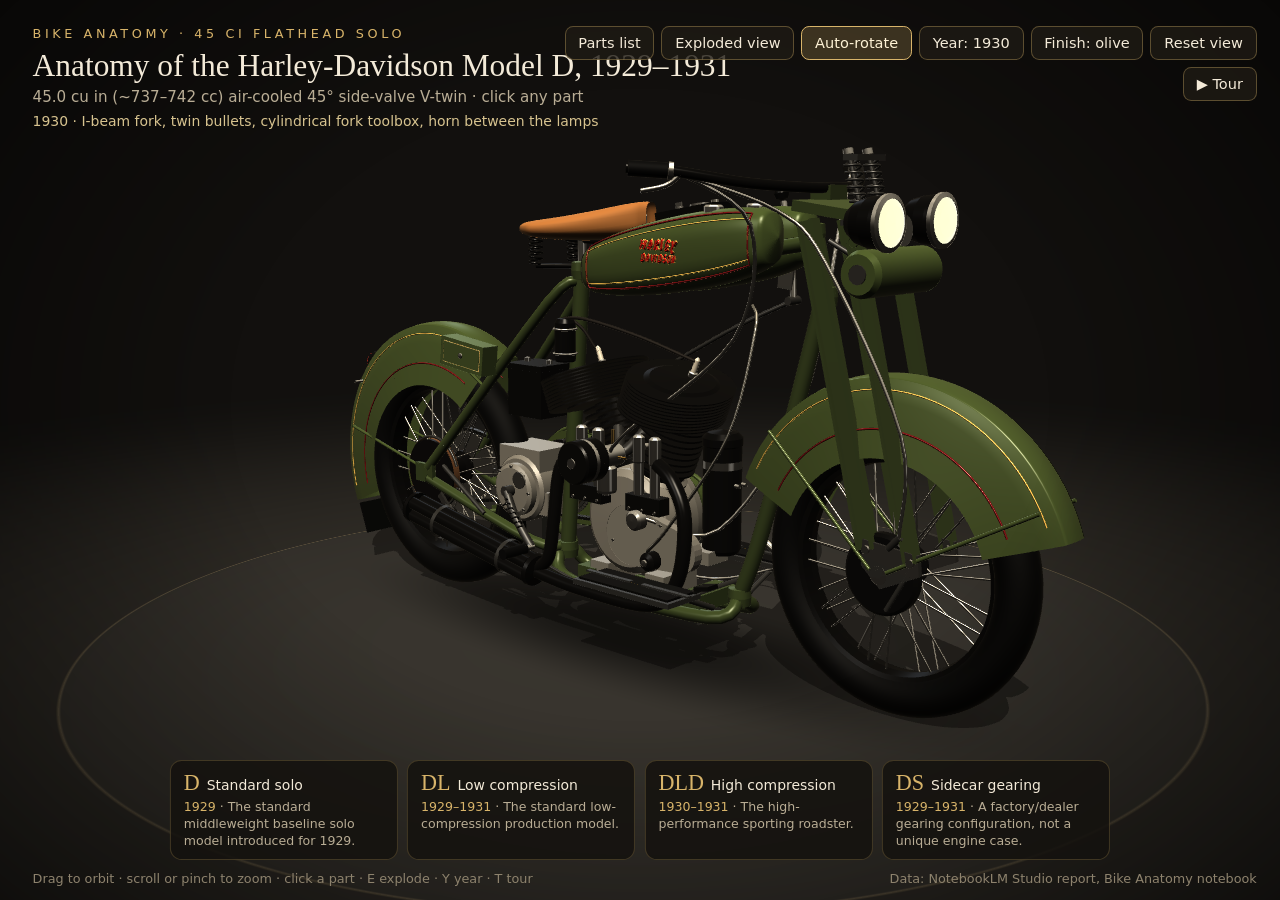
<file: bikes/model-d/index.html>
<!doctype html>
<html lang="en">
<head>
<meta charset="utf-8">
<meta name="viewport" content="width=device-width,initial-scale=1,maximum-scale=1">
<title>Anatomy of the Harley-Davidson Model D, 1929–1931</title>
<style>
:root{--u:1px;--brass:#d8b46a;--ink:#f3ead8;--mute:#b9ad95;--bg:#12100d;--panel:rgba(20,18,14,.86)}
*{box-sizing:border-box}
html,body{margin:0;height:100%;background:#0b0a08;color:var(--ink);font-family:system-ui,-apple-system,"Segoe UI",Roboto,Helvetica,Arial,sans-serif;overflow:hidden}
#stage{position:absolute;left:0;top:0;width:100%;height:100%;overflow:hidden;background:#12100d}
#stage.fixed{left:50%;top:50%;transform:translate(-50%,-50%)}
canvas{position:absolute;left:0;top:0;width:100%;height:100%;display:block;touch-action:none;cursor:grab}
canvas.drag{cursor:grabbing} canvas.hot{cursor:pointer}
#vignette{position:absolute;inset:0;pointer-events:none;background:radial-gradient(ellipse at 50% 45%,rgba(0,0,0,0) 45%,rgba(0,0,0,.62) 100%)}
#titleBlock{position:absolute;left:calc(var(--u)*28);top:calc(var(--u)*22);max-width:calc(var(--u)*640);pointer-events:none}
#titleBlock .k{font-size:calc(var(--u)*11);letter-spacing:.28em;color:var(--brass);text-transform:uppercase}
#titleBlock h1{margin:calc(var(--u)*6) 0 calc(var(--u)*4);font-family:Georgia,"Times New Roman",serif;font-weight:normal;font-size:calc(var(--u)*27);line-height:1.15;color:var(--ink)}
#titleBlock p{margin:0;font-size:calc(var(--u)*13);color:var(--mute)}
#titleBlock .yl{margin-top:calc(var(--u)*6);font-size:calc(var(--u)*12);color:#d7c38f}
#panel .yr{display:flex;gap:calc(var(--u)*10);padding:calc(var(--u)*5) calc(var(--u)*8);border-radius:calc(var(--u)*6);font-size:calc(var(--u)*13);line-height:1.35;color:#8d826d}
#panel .yr b{font-family:Georgia,serif;font-weight:normal;font-size:calc(var(--u)*16);color:#8d826d;min-width:calc(var(--u)*46)}
#panel .yr.on{background:rgba(216,180,106,.18);color:var(--ink)}
#panel .yr.on b{color:var(--brass)}
#panel .yr.past{color:#c9bda4}
#panel .yr.past b{color:#b59a63}
#toolbar{position:absolute;right:calc(var(--u)*20);top:calc(var(--u)*22);display:flex;gap:calc(var(--u)*6);flex-wrap:wrap;justify-content:flex-end;max-width:60%}
button{font:inherit;font-size:calc(var(--u)*12.5);color:var(--ink);background:rgba(30,27,21,.8);border:1px solid rgba(216,180,106,.35);border-radius:calc(var(--u)*7);padding:calc(var(--u)*7) calc(var(--u)*11);cursor:pointer;transition:background .2s,border-color .2s}
button:hover{background:rgba(60,50,32,.9);border-color:var(--brass)}
button.on{background:rgba(216,180,106,.22);border-color:var(--brass);color:#fff3d6}
#partsDrawer{position:absolute;left:calc(var(--u)*20);top:calc(var(--u)*118);bottom:calc(var(--u)*150);width:calc(var(--u)*250);background:var(--panel);border:1px solid rgba(216,180,106,.2);border-radius:calc(var(--u)*10);padding:calc(var(--u)*10);overflow:auto;transform:translateX(-120%);transition:transform .35s ease;font-size:calc(var(--u)*12.5)}
#partsDrawer.open{transform:none}
#partsDrawer h4{margin:calc(var(--u)*10) 0 calc(var(--u)*4);font-size:calc(var(--u)*10.5);letter-spacing:.16em;text-transform:uppercase;color:var(--mute);font-weight:600}
#partsDrawer h4:first-child{margin-top:0}
#partsDrawer a{display:block;padding:calc(var(--u)*4) calc(var(--u)*6);border-radius:calc(var(--u)*5);color:var(--ink);text-decoration:none;cursor:pointer}
#partsDrawer a:hover,#partsDrawer a.sel{background:rgba(216,180,106,.16)}
.dot{display:inline-block;width:calc(var(--u)*8);height:calc(var(--u)*8);border-radius:50%;margin-right:calc(var(--u)*7);vertical-align:middle}
#panel{position:absolute;right:calc(var(--u)*20);top:calc(var(--u)*78);width:calc(var(--u)*370);max-height:calc(100% - var(--u)*240);overflow:auto;background:var(--panel);border:1px solid rgba(216,180,106,.28);border-radius:calc(var(--u)*12);padding:calc(var(--u)*18) calc(var(--u)*20);opacity:0;transform:translateX(calc(var(--u)*30));transition:opacity .35s ease,transform .35s ease;pointer-events:none;box-shadow:0 calc(var(--u)*10) calc(var(--u)*40) rgba(0,0,0,.45)}
#panel.show{opacity:1;transform:none;pointer-events:auto}
#panel .x{position:absolute;right:calc(var(--u)*10);top:calc(var(--u)*8);background:none;border:none;font-size:calc(var(--u)*18);color:var(--mute);padding:calc(var(--u)*4)}
#panel .chip{display:inline-block;font-size:calc(var(--u)*10.5);letter-spacing:.14em;text-transform:uppercase;padding:calc(var(--u)*3) calc(var(--u)*8);border-radius:calc(var(--u)*20);border:1px solid currentColor;margin-bottom:calc(var(--u)*8)}
#panel h2{font-family:Georgia,"Times New Roman",serif;font-weight:normal;font-size:calc(var(--u)*23);margin:0 0 calc(var(--u)*10);line-height:1.2}
#panel ul{margin:0;padding-left:calc(var(--u)*16);font-size:calc(var(--u)*13);line-height:1.45}
#panel li{margin-bottom:calc(var(--u)*5)}
#panel .fin{margin-top:calc(var(--u)*10);font-size:calc(var(--u)*12);color:var(--mute)}
#panel .fin b{color:var(--ink);font-weight:600}
#panel .weak{margin-top:calc(var(--u)*12);border-left:calc(var(--u)*3) solid #c75a4f;background:rgba(199,90,79,.1);padding:calc(var(--u)*8) calc(var(--u)*10);border-radius:0 calc(var(--u)*6) calc(var(--u)*6) 0;font-size:calc(var(--u)*12.5);line-height:1.45}
#panel .weak h3{margin:0 0 calc(var(--u)*4);font-size:calc(var(--u)*10.5);letter-spacing:.14em;text-transform:uppercase;color:#e58a7f}
#panel .weak p{margin:0 0 calc(var(--u)*4)}
#panel .note{margin-top:calc(var(--u)*10);font-size:calc(var(--u)*11.5);color:#d7c38f;font-style:italic}
#panel .src{margin-top:calc(var(--u)*10);font-size:calc(var(--u)*10.5);color:#8d826d}
#variants{position:absolute;left:50%;bottom:calc(var(--u)*34);transform:translateX(-50%);display:flex;gap:calc(var(--u)*8)}
.var{width:calc(var(--u)*196);background:var(--panel);border:1px solid rgba(216,180,106,.22);border-radius:calc(var(--u)*10);padding:calc(var(--u)*8) calc(var(--u)*11);cursor:pointer;transition:border-color .2s,background .2s}
.var:hover{border-color:rgba(216,180,106,.6)} .var.on{border-color:var(--brass);background:rgba(60,48,26,.9)}
.var b{font-family:Georgia,serif;font-size:calc(var(--u)*19);color:var(--brass);font-weight:normal;margin-right:calc(var(--u)*6)}
.var span{font-size:calc(var(--u)*12);color:var(--ink);white-space:nowrap}.var i{font-style:normal;color:var(--brass)}
.var div{font-size:calc(var(--u)*10.8);color:var(--mute);margin-top:calc(var(--u)*3);line-height:1.35}
#hint{position:absolute;left:calc(var(--u)*28);bottom:calc(var(--u)*12);font-size:calc(var(--u)*11);color:#8d826d;pointer-events:none}
#credit{position:absolute;right:calc(var(--u)*20);bottom:calc(var(--u)*12);font-size:calc(var(--u)*11);color:#8d826d;pointer-events:none}
#tooltip{position:absolute;pointer-events:none;background:rgba(20,18,14,.92);border:1px solid rgba(216,180,106,.4);padding:calc(var(--u)*4) calc(var(--u)*8);border-radius:calc(var(--u)*5);font-size:calc(var(--u)*12);opacity:0;transition:opacity .15s;white-space:nowrap}
#caption{position:absolute;left:calc(var(--u)*56);bottom:calc(var(--u)*58);max-width:calc(var(--u)*720);opacity:0;transform:translateY(calc(var(--u)*14));transition:opacity .45s ease,transform .45s ease;pointer-events:none;text-shadow:0 2px 18px rgba(0,0,0,.8)}
#caption.show{opacity:1;transform:none}
#caption .k{font-size:calc(var(--u)*13);letter-spacing:.3em;text-transform:uppercase;color:var(--brass)}
#caption .t{font-family:Georgia,"Times New Roman",serif;font-size:calc(var(--u)*46);line-height:1.08;margin:calc(var(--u)*6) 0}
#caption .s{font-size:calc(var(--u)*18);color:#e4d9c1;line-height:1.35}
#caption .bar{width:calc(var(--u)*64);height:calc(var(--u)*3);background:var(--brass);margin-bottom:calc(var(--u)*12)}
#card{position:absolute;inset:0;display:flex;align-items:center;justify-content:center;text-align:center;opacity:0;pointer-events:none;background:radial-gradient(ellipse at 50% 50%,rgba(14,12,9,.45) 0%,rgba(10,9,7,.82) 75%)}
#card .in{max-width:calc(var(--u)*980);padding:0 calc(var(--u)*40)}
#card .k{font-size:calc(var(--u)*15);letter-spacing:.42em;text-transform:uppercase;color:var(--brass)}
#card h1{font-family:Georgia,"Times New Roman",serif;font-weight:normal;font-size:calc(var(--u)*56);line-height:1.1;margin:calc(var(--u)*16) 0 calc(var(--u)*14)}
#card .s{font-size:calc(var(--u)*20);color:#e4d9c1}
#card .rule{width:calc(var(--u)*120);height:1px;background:var(--brass);margin:calc(var(--u)*22) auto}
#card .c{font-size:calc(var(--u)*14);color:#a99c82;letter-spacing:.05em}
body.tour .chrome{display:none!important}
body.tour canvas{cursor:default}
body.tour #panel{top:calc(var(--u)*60);right:calc(var(--u)*44);width:calc(var(--u)*400);max-height:none;overflow:hidden}
body.tour #panel .x{display:none}
body.tour #panel ul{font-size:calc(var(--u)*14.5)}
body.tour #panel h2{font-size:calc(var(--u)*26)}
body.capture #caption,body.capture #panel{transition:none!important}
body.tour #credit{right:calc(var(--u)*44);bottom:calc(var(--u)*20);font-size:calc(var(--u)*12)}
#err{position:absolute;inset:0;display:none;align-items:center;justify-content:center;font-size:16px;color:var(--ink);background:#12100d;text-align:center;padding:30px}
@media (max-width:760px){#panel{left:10px;right:10px;width:auto;top:auto;bottom:10px;max-height:45%}#variants{display:none}#titleBlock h1{font-size:20px}#toolbar{top:auto;bottom:10px;left:10px;right:10px;max-width:none;justify-content:center}#hint{display:none}}
</style>
</head>
<body>
<div id="stage">
  <canvas id="gl"></canvas>
  <div id="vignette"></div>
  <header id="titleBlock" class="chrome">
    <div class="k">Bike Anatomy · 45 ci Flathead Solo</div>
    <h1>Anatomy of the Harley-Davidson Model D, 1929–1931</h1>
    <p>45.0 cu in (~737–742 cc) air-cooled 45° side-valve V-twin · click any part</p>
    <div class="yl" id="yearLine"></div>
  </header>
  <div id="toolbar" class="chrome">
    <button id="bParts">Parts list</button>
    <button id="bExplode">Exploded view</button>
    <button id="bRotate" class="on">Auto-rotate</button>
    <button id="bYear">Year: 1930</button>
    <button id="bFinish">Finish: olive</button>
    <button id="bReset">Reset view</button>
    <button id="bTour">▶ Tour</button>
  </div>
  <aside id="partsDrawer" class="chrome"></aside>
  <aside id="panel"></aside>
  <div id="variants" class="chrome"></div>
  <div id="hint" class="chrome">Drag to orbit · scroll or pinch to zoom · click a part · E explode · Y year · T tour</div>
  <div id="tooltip" class="chrome"></div>
  <div id="caption"><div class="bar"></div><div class="k"></div><div class="t"></div><div class="s"></div></div>
  <div id="card"><div class="in"><div class="k"></div><h1></h1><div class="s"></div><div class="rule"></div><div class="c">Data: NotebookLM Studio report, Bike Anatomy notebook</div></div></div>
  <div id="credit">Data: NotebookLM Studio report, Bike Anatomy notebook</div>
  <div id="err">WebGL is not available in this browser.</div>
</div>
<script>
'use strict';
/* Harley-Davidson Model D (1929–1931) anatomy viewer.
   Pure HTML5 + vanilla JS + raw WebGL1, no dependencies.
   All part and spec text comes from the NotebookLM Studio report ("Bike Anatomy" notebook). */
/* ---------------------------- report data ---------------------------- */
const SYS = {
  engine:{name:'Engine', col:'#e0913a'},
  trans:{name:'Transmission & clutch', col:'#d4bb45'},
  drive:{name:'Drive', col:'#9cc04a'},
  frame:{name:'Frame & suspension', col:'#5aaed3'},
  brakes:{name:'Brakes & wheels', col:'#d9685c'},
  body:{name:'Tanks & body', col:'#a98be0'},
  elec:{name:'Electrics & controls', col:'#5fcfae'}
};
const SYS_ORDER=['engine','trans','drive','frame','brakes','body','elec'];
const DATA = {
 cyl:{sys:'engine',name:'Cylinders & heads',sec:'§2–3',specs:[
  'Air-cooled 45° side-valve (flathead) V-twin with dual cast-iron cylinders',
  'Displacement 45.0 cu in (~737–742 cc); bore × stroke 2-3/4 in × 3-13/16 in (2.750 × 3.8125 in)',
  'Front cylinder Part No. 2-29, rear 3-29, in heat-resistant high-gloss black enamel',
  'Removable cast-iron heads: low-compression marked 6.8 (9-29 front / 10-29 rear) or high-compression marked 5.5 (9-29A / 10-29A)',
  'Solid copper head gaskets (11-29); paper base gaskets (46-29) on eight 1-13/16 in Parkerized base studs (29-29)',
  'Dual priming valves (49-14, 1/8 in NPT, nickel) for cold starting',
  'Aluminum trunk pistons (253-29A) with three compression rings (260-29); fork-and-blade rods (283-29 front / 284-29 rear)'],
  fin:'Gloss black enamel (cylinders and heads)',
  note:'The report gives 45.0 cu in (~737–742 cc) in its spec matrix and calculates 45.3 cu in (~742 cc) from bore and stroke.'},
 crank:{sys:'engine',name:'Crankcase & flywheels',sec:'§3, §8',specs:[
  'Main crankcase 402-29 in high-strength aluminum alloy, split vertically into left (406-29) and right (410-29) halves',
  'Left case: dual roller bearing retainers (417-29) holding twenty-four .360 in steel rollers (304-15)',
  'Balanced flywheels, left 338-29 / right 339-29, on crank pin 348-29',
  'Bolted to the frame lugs with four 3/8-24 Parkerized motor bolts (437-26)',
  'Sump oil drain valve 477-29; crankcase relief pipe 543-29',
  'Identity lives on the left crankcase boss; matching belly numbers on the 406-29 / 410-29 seams confirm a line-bored pair'],
  fin:'Natural raw aluminum'},
 valves:{sys:'engine',name:'Valve train & tappet guides',sec:'§3, §8',specs:[
  'All four valves in a parallel vertical row on the right side of the engine',
  'Inlet valves 163-29, exhaust valves 165-29 in replaceable guides 166-29, springs 186-10',
  'Telescoping nickel valve covers: upper 173-26, lower 174-26, rubber packing 175-29 / 18260-29',
  'Four case-hardened tappets (200-29) with rollers (208-29) on four camshaft gear shafts (610-29 to 613-29)',
  'Later 1929–31 bolted cast-iron tappet guide blocks: front 234-30, rear 235-30, eight nickel screws (057)'],
  fin:'Valve covers polished nickel; tappet guide blocks black paint',
  weak:['Early 1929 press-in tappet bushings (234-29) worked loose under valvetrain side-thrust, causing oil leaks and lash drift. Replaced later in 1929 by bolted block guides.']},
 timing:{sys:'engine',name:'Gear case cover & oil pump',sec:'§3, §8',specs:[
  'Aluminum timing gear cover: 584-29 (two dowel holes), revised to 584-29A with four dowel holes',
  'Gear-driven plunger oil pump 587-29 (black paint), driven off oiler shaft 638-29',
  'Metering set by adjusting screw 672-29 and shims (.0125 in 674-22; .0625 in 0202)',
  'Auxiliary manual plunger pump (3551-27 / 3553-27) built into the left tank',
  'External dull nickel oil lines: drive case pipe 3571-29, hand pump pipe 3572-29'],
  fin:'Natural raw aluminum (timing cover)',
  weak:['The 2-dowel 1929 cover flexed under valvetrain load, misaligning the gear train and failing gaskets; the 4-dowel cover (later 1929, continuing through 1930) fixed it.',
        'Too little oil scores valve guides and scuffs pistons; too much wet-sumps the crankcase and fouls plugs.']},
 carb:{sys:'engine',name:'Carburetor & intake',sec:'§3',specs:[
  '1-inch side-draft carburetor: Schebler (1133-29) or period Linkert, brass and pot metal, body 1226-29',
  'Venturi: 3/4 in (1265-29) on D and DL; 7/8 in (1265-29A, later 27360-29) on the high-compression DLD',
  'Brass main nozzle 1258-29; 3-5/16 in high-speed needle 1254-24; low-speed needle 1261-29',
  'Nickel float bowl 1267-24 with shellac-coated cork float 1271-24',
  'Parkerized cast intake manifold (1102-29 / 1107-29) on frame bracket 1110-29',
  'Gloss-black cylindrical air cleaner 1401-28 with cast-aluminum elbow 1406-29'],
  fin:'Carburetor body and needles flat nickel; manifold Parkerized; air cleaner gloss black / aluminum'},
 exhaust:{sys:'engine',name:'Exhaust & four-tube muffler',sec:'§3',specs:[
  'Black-enameled front (1006-29) and rear (1007-29) header pipes merging into front muffler pipe 1020-29',
  'Classic four-tube muffler (1002-29 complete; 1035-29 rear section) in heat-resistant black paint',
  'Clamped to the lower frame tube: brackets 1023-29, center clamps 1032-29, rear clamps 1041-29, double clamps 1070-29 / 1071-29'],
  fin:'Black paint / Parkerized'},
 gen:{sys:'elec',name:'Generator',sec:'§7, §8',specs:[
  '6-volt generator 1501-29 in gloss black enamel, mounted to the front gear case over paper gasket 1527-29',
  'Early drive: spiral bevel gears, 32-tooth drive bevel 1536-29 and 16-tooth armature bevel 1649-29, shaft 1532-30',
  'Later drive: direct spur gear off generator drive gear 632-29A',
  'Charges through the frame-mounted cut-out relay 4785-26 into the 6-volt HM5 battery'],
  fin:'Gloss black enamel',
  weak:['The 1929–1930 spiral bevel drive suffered rapid tooth wear, backlash and noise if its 0.002 in end-thrust shims (1536-29B) were set wrong; it was superseded by the spur-gear drive.'],
  note:'The report calls the bevel drive the "early setup" and also dates it 1929–1930.'},
 ign:{sys:'elec',name:'Ignition: timer, coil & leads',sec:'§3',specs:[
  'Timer shaft and cam 640-29 in a nickel timer base 1540-29 with circuit breaker 1565-29 / 1566-29',
  'Spark timing set manually with the timer adjusting plate 1627-29',
  'Dual-output spark coil 1722-29 (black) on the frame seat post with two 1/4-20 U-bolts 1723-29',
  'Fabric-wrapped high-tension cables: long front 1596-29, short rear 1597-29',
  'Harley-Davidson plugs from No. 1 standard (37-09A) to No. 5 racing (37-09E)']},
 lamps:{sys:'elec',name:'Headlamp',sec:'§7',specs:[
  '1929–1930: twin bullet headlamps, as on the Harley-Davidson Museum 1929 DL and period 1930 bikes',
  '1931: a single 7-inch headlamp replaces the twins',
  '1930 also mounts a transverse cylindrical toolbox on the fork, with the Klaxon between the lamps',
  'Report text instead lists one 6-inch assembly 4901-29A (gloss black, nickel door 4914-29, bulb 4925-29) on bracket 4965-29'],
  fin:'Gloss black bodies, nickel doors',
  note:'Period and museum evidence: twin bullets in 1929–30, a single 7-inch lamp in 1931. The report’s single 6-inch 4901-29A is a flagged discrepancy and is not applied to the whole run. Use the Year control.'},
 tail:{sys:'elec',name:'Tail lamp',sec:'§7',specs:[
  'Cylindrical black tail lamp 5051-15 on the rear fender',
  'Red ribbed glass "bee-hive" lens 5054-20 with a lower white license lens 5065-25',
  '6V single-filament bulb 4927-15, wired through a rubber 2-pin plug 5061-23']},
 battery:{sys:'elec',name:'Battery & cut-out relay',sec:'§7',specs:[
  'HM5 6-volt storage battery, 4303-29 wet / 4304-29 dry, in a hard rubber jar 4359-29',
  'Black painted steel battery box 4404-29 and cover 4407-29 on rubber vibration mats 4427-15',
  'Frame-mounted mechanical cut-out relay 4785-26 under a black steel cover 4786-26'],
  fin:'Cadmium wing nuts (4409-24); nickel clamp bolts (4411-24)'},
 dash:{sys:'elec',name:'Dash switch box',sec:'§7',specs:[
  'Cast dash panel switch box 4505-29 mounted across the fuel tank bridge, gloss black cover 4519-29',
  'Ignition switch stem 4601-29 worked by a flat nickel key 4521-26',
  'Lighting switch stem 4605-29 with fiber contact cam 4606-26',
  'Central ammeter 4580-29 lit by an internal lamp 4570-29 behind an anti-glare shield 4566-29'],
  fin:'Gloss black / nickel'},
 horn:{sys:'elec',name:'Klaxon horn',sec:'§7',specs:[
  'Motor-driven Klaxon 11 vibrator horn 4801-29A in gloss black paint',
  'Black trumpet 4809-29 and nickel diaphragm 4814-29',
  'Sounded from the handlebar horn switch 4760-26']},
 bars:{sys:'elec',name:'Handlebars & twist grips',sec:'§6–7',specs:[
  'Tubular steel handlebars 3307-29A in black paint',
  'Dual spiral twist grips for throttle and spark advance: black rubber grips 3310-09, nickel spirals 3312-16',
  '54-inch nickel flexible control coils 3334-12 / 3338-12',
  'Right hand lever 4149-28 pulls the front brake wire 4145-28 inside nickel coil 4143-28'],
  fin:'Black paint / polished nickel'},
 gear:{sys:'trans',name:'3-speed transmission',sec:'§4',specs:[
  '3-speed manual, sliding gear, hand shift, in a hand-poured cast-aluminum case 2258-29 with side cover 2260-28A',
  'Mainshaft 2272-26 (6.5 in) on sixteen roller bearings 2289-25',
  'Sliding gear 2298-26, low-speed gear 2296-26 and main clutch gear 2513-26',
  'Countershaft 2300-28 with gear 2303-28 in bronze bushings 2312-26 / 2314-28',
  'Anchored to the lower frame rails with 3/8-24 studs 2318-26 and position adjusting screw 2328-27']},
 clutch:{sys:'trans',name:'Foot clutch',sec:'§4',specs:[
  'Foot-operated dry multi-plate clutch built into the primary drive sprocket (2039-29A)',
  'Steel discs (2417-29A / 2535-29), driving discs 2528-28, riveted fiber discs (2533-26 / 2533-29) and notched outer fiber discs 2534-29',
  'Early 1929: 12 springs 2546-29A (7/16 × 1-1/4 in); later 1929–31: 14 springs 2546-29 (3/8 × 1-9/32 in)',
  'Rocker foot pedal 2409-29 (cadmium), 14-1/4 in clutch rod 2424-29, 8-3/8 in pushrod 2446-29'],
  fin:'Cadmium plated pedal',
  weak:['The early 12-spring plate engaged abruptly and needed heavy pedal pressure, overheating the discs and dragging in stop-and-go riding. The 14-spring revision gave linear modulation.']},
 shifter:{sys:'trans',name:'Tank hand shifter',sec:'§4',specs:[
  'Tank-side nickel shifter lever 2204-26 moving in a nickel quadrant guide 2208-26',
  'Parkerized shifter rod 2212-28 to bell crank 2236-28, turning the cadmium shifter shaft 2242-26',
  'Gear lock plate 2239-26 with spring-loaded plunger 2251-26',
  'Riding: foot clutch, left-hand gear selection, right-hand twist-grip throttle'],
  fin:'Polished nickel lever and quadrant'},
 kick:{sys:'trans',name:'Kickstarter',sec:'§4',specs:[
  'Starter pedal assembly 2076-26A with heavy Parkerized crank 2076-29 and 3/8-24 clamp bolt 2078-26',
  'Coil return spring 2084-28 (black) on nickel spring stud 2086-26',
  'Folding pedal 2091-16 with rubber sleeves 2092-17 / 2092-29',
  'Turns the starter clutch ratchet 2165-28']},
 primary:{sys:'drive',name:'Primary chain & sprockets',sec:'§2, §4',specs:[
  'Duckworth double-row 3/8 × 3/16 in primary chain, 100-link (2001-29) or 102-link (2001-29A)',
  'Plain Parkerized motor sprockets from 24T to 33T, plus a 17T special (2030-29C)',
  'Optional cushion sprockets, 26T (2030-29) and 31T (2031-29), with eight rubber blocks 2056-28',
  'DS sidecar gearing used smaller motor sprockets: 17T (2030-29C) or 24T (2029-29)'],
  fin:'Parkerized sprockets',
  note:'The report lists 26T 2030-29 as a solo motor sprocket in §2 but as the 26T cushion sprocket in §4 (plain 26T is 2030-29A).'},
 pcover:{sys:'drive',name:'Primary chain guard',sec:'§5',specs:[
  'Black painted front chain guard 3801-29 with upper (3804-29) and lower (3805-29) backing sheets',
  'Two removable painted inspection covers 3811-29',
  'Backing springs 3814-29 and slot cover 3812-29'],
  fin:'High-gloss black enamel per the report'},
 final:{sys:'drive',name:'Final drive chain & rear sprocket',sec:'§2, §4–5',specs:[
  '55-inch Duckworth 3/8 × 5/8 in final drive chain 2002-29',
  'Flat-nickel rear wheel sprockets: 28T (2046-29), 30T, 32T, 36T, 38T (2045-29), 40T (2043-29), 45T (2049-29)',
  'Black painted rear chain guard 3818-26',
  'DS sidecar setups used 40T or 45T rear sprockets to lower the final drive'],
  fin:'Flat nickel sprockets'},
 frame:{sys:'frame',name:'Rigid single-rider frame',sec:'§5',specs:[
  'Rigid single-rider tubular steel frame 2801-26',
  'Forged steel lugs at the steering head, motor mounts and rear axle dropouts',
  'Steering head: adjustable cup-and-cone with thirty-two loose 1/4 in balls; head cup 2751-26, cones 2753-26 / 2755-26',
  'Rigid rear triangle, so the rider is isolated by the internal seat post plunger',
  'Lower cross-tubes carry the rear brake crossover shaft'],
  fin:'High-gloss black enamel per the report'},
 fork:{sys:'frame',name:'Springer front fork',sec:'§5',specs:[
  'Leading-link Harley-Davidson spring fork: rigid legs (2605-26 early / 2605-29 late) and spring legs (2607-26 / 2607-29)',
  'Spring cluster on 7/16 × 9-11/16 in Parkerized rods 2631-26',
  '4-3/4 in upper springs 2618-26, 5 in main cushion springs 2620-26, 3 in buffer springs 2622-26, flat check spring 2623-23',
  'Lower rocker plates 2636-26 on short (2639-26) and long (2640-26) nickel rocker studs',
  'Black painted forged triple clamp 2654-29'],
  fin:'High-gloss black legs; Parkerized springs and rods',
  note:'1929 legs are round-section tubes. 1930–31 are drop-forged I-beams, a new 1930 feature on period bikes. The report lists early and late leg part numbers, not the section.'},
 saddle:{sys:'frame',name:'Solo saddle & seat post plunger',sec:'§5',specs:[
  'Natural tan leather top 3181-25 on a black steel pommel frame (3182-25 / 3185-18 Mesinger)',
  'Seat bar 3106-29 linked to a cadmium seat plunger 3115-29 in bronze bushing 3113-29',
  'Spring stack: 6-1/2 in lower springs (3127-29 early / 3128-29 late) and a 2-3/4 in auxiliary spring',
  'Spring guide collars 1-3/4 in (3138-29), or 1-3/8 in (3138-29A) for riders over 230 lb'],
  fin:'Cadmium plunger; Parkerized lock and adjusting nuts'},
 boards:{sys:'frame',name:'Footboards',sec:'§5',specs:[
  'Folding Parkerized steel footboards 2938-14 with molded rubber pads 2940-14',
  'Twenty-eight Parkerized pad rivets 2941-14; four mounting hinges 2944-14',
  'Front (2928-29) and rear (2929-29) support rods with right and left sidebars']},
 fwheel:{sys:'brakes',name:'Front wheel',sec:'§6',specs:[
  '18-inch steel clincher rim 3940-27, black enamel or optional nickel (3941-28B)',
  'Sized for 25 × 3.85 in pneumatic tires',
  'Thirty-six swaged nickel spokes, .148 in × 8-9/16 in, with nickel-plated brass nipples 3947-16',
  'Front hub 3906-28 on a Parkerized knock-out axle 3910-26 with twenty-eight 1/4 in balls']},
 rwheel:{sys:'brakes',name:'Rear wheel',sec:'§6',specs:[
  '18-inch steel clincher rim 3940-27 for 25 × 3.85 in tires',
  'Thirty-six swaged nickel spokes with nickel-plated brass nipples',
  'Rear hub 3958-26 on a nickel knock-out axle 3995-26 with twenty-two 3/8 in balls (0283)']},
 fbrake:{sys:'brakes',name:'Front drum brake',sec:'§6, §8',specs:[
  'Internal expanding mechanical drum in the front hub: black steel shell 4110-28A, side cover 4109-28',
  'Upper (4111-28A) and lower (4112-28A) shoes with molded linings 4113-28A',
  'Operating lever 4123-28A on stud 4124-28; torque taken to the spring fork leg by shackle 4130-28',
  'Worked from the right handlebar lever by a Bowden wire 4145-28'],
  weak:['The single-cam expanding front drum gives modest stopping force compared with modern hydraulic discs, so it needs conservative speeds and extra stopping distance.']},
 rbrake:{sys:'brakes',name:'Rear service brake',sec:'§6, §8',specs:[
  'Foot-operated service brake on the rear hub drum: black shell/drum 4032-26, bracket 4036-27',
  'Upper (4038-27) and lower (4039-27) contracting bands with woven linings and brass rivets 4046-14',
  'Footbrake lever (2956-29A early / 2956-29 late) to crossover shaft 4075-27 and brake rods 4073-29 / 4065-29',
  'Torque arm clamp 4071-26'],
  weak:['The rear contracting band delivers modest stopping force compared with modern hydraulic discs.'],
  note:'The spec matrix calls the rear brake "expanding/contracting"; the detailed section describes contracting bands only.'},
 rtank:{sys:'body',name:'Right fuel tank',sec:'§5, §8',specs:[
  'Split steel tank, right half 3501-26 early / 3501-29 late',
  'Rests on frame rubber buffers 3505-26, clamped by 1/4-24 clip screws 3529-10 and 7/32-32 nickel top screws 3532-18',
  'Nickel 1-1/2 in-24 filler cap 3507-16',
  'Red Harley-Davidson script transfer with a thin gold edge (report part 5917-08, called “red-center” there)'],
  fin:'Olive is the standard finish, with a maroon outer and gold inner pinstripe. Black was extra-cost and still carried the stripe and script.',
  note:'Not a "Strap Tank": the report says that term applies only to 1903–1910 machines. Museum and period bikes show the script wordmark on olive, not a bullseye. The report’s “factory black enamel” line describes an extra-cost colour, not the standard finish.'},
 ltank:{sys:'body',name:'Left gas & oil tank',sec:'§5',specs:[
  'Left half 3502-26 early / 3502-29 late, with divided internal reservoirs for gasoline and engine oil',
  'Houses the manual hand oil pump (3551-27 / 3553-27) with nickel plunger 3555-25',
  'Nickel caps 3507-16 with gas seat 3511-16 and oil seat 3512-16',
  'Same script transfer and maroon/gold double pinstripe as the right tank'],
  fin:'Olive standard; black extra-cost. Striping and the script stay visible on black.'},
 ffender:{sys:'body',name:'Front mudguard',sec:'§5',specs:[
  'Front mudguard 3701-29 early / 3702-29A late',
  'Upper (3726-29) and lower (3727-29) painted braces',
  'Parkerized front bolt 3749-26']},
 rfender:{sys:'body',name:'Rear mudguard',sec:'§5',specs:[
  'Rear mudguard 3709-29 with a hinged rear section 3712-29 on end hinge 3751-23 for wheel removal',
  'Center (3736-29) and end (3737-29) braces',
  'Molded rubber mud flap 3757-26']},
 toolbox:{sys:'body',name:'Tool box',sec:'§5',specs:[
  'Rectangular painted steel tool box 3452-29 with cover 3456-29, under the saddle',
  'Nickel lock key 3464-26',
  '1930 only: a separate transverse cylindrical toolbox on the fork, ahead of the springs'],
  note:'The seat box does not replace the 1930 fork drum. The drum is drawn with the 1930 headlamps.'}
};
const VARIANTS = [
 {code:'D', label:'Standard solo', years:'1929', parts:['cyl','carb'],
  text:'The standard middleweight baseline solo model introduced for 1929: standard-compression cast-iron heads, baseline primary drive ratios and a standard Schebler carburetor. The high-volume utility machine.'},
 {code:'DL', label:'Low compression', years:'1929–1931', parts:['cyl','carb'],
  text:'The standard low-compression production model. Cast-iron heads marked 6.8 (9-29 / 10-29) and a 3/4 in venturi (1265-29), built to run on low-octane period fuels without knock or thermal strain.'},
 {code:'DLD', label:'High compression', years:'1930–1931', parts:['cyl','carb','crank'],
  text:'The high-performance sporting roadster. High-compression heads marked 5.5 (9-29A / 10-29A), an enlarged 7/8 in venturi (1265-29A) and DLD engine boss stampings.'},
 {code:'DS', label:'Sidecar gearing', years:'1929–1931', parts:['primary','final'],
  text:'A factory/dealer gearing configuration, not a unique engine case. Smaller motor sprockets (17T 2030-29C or 24T 2029-29) with 40T (2043-29) or 45T (2049-29) rear sprockets for sidecar hauling.'}
];
/* ------------------------------ params ------------------------------ */
const Q = new URLSearchParams(location.search);
const TOUR = Q.get('tour') === '1';
const FW = parseInt(Q.get('w'),10)||0, FH = parseInt(Q.get('h'),10)||0;
const T0 = parseFloat(Q.get('t'))||0;
const FREEZE = Q.get('freeze') === '1';
const CAPTURE = Q.get('capture') === '1';   // fixed-timestep frame capture: window.__renderAt(t)

/* ------------------------------ vec/mat ------------------------------ */
const add=(a,b)=>[a[0]+b[0],a[1]+b[1],a[2]+b[2]], sub=(a,b)=>[a[0]-b[0],a[1]-b[1],a[2]-b[2]];
const scl=(a,s)=>[a[0]*s,a[1]*s,a[2]*s], dot=(a,b)=>a[0]*b[0]+a[1]*b[1]+a[2]*b[2];
const cross=(a,b)=>[a[1]*b[2]-a[2]*b[1],a[2]*b[0]-a[0]*b[2],a[0]*b[1]-a[1]*b[0]];
const len=a=>Math.hypot(a[0],a[1],a[2]);
const norm=a=>{const l=len(a)||1;return [a[0]/l,a[1]/l,a[2]/l];};
const lerp=(a,b,t)=>a+(b-a)*t, lerp3=(a,b,t)=>[lerp(a[0],b[0],t),lerp(a[1],b[1],t),lerp(a[2],b[2],t)];
const clamp=(x,a,b)=>Math.max(a,Math.min(b,x));
const ease=t=>{t=clamp(t,0,1);return t<.5?4*t*t*t:1-Math.pow(-2*t+2,3)/2;};
const TAU=Math.PI*2;
const M4={
 id(){const m=new Float32Array(16);m[0]=m[5]=m[10]=m[15]=1;return m;},
 mul(a,b){const o=new Float32Array(16);for(let c=0;c<4;c++)for(let r=0;r<4;r++){let s=0;for(let k=0;k<4;k++)s+=a[k*4+r]*b[c*4+k];o[c*4+r]=s;}return o;},
 trans(x,y,z){const m=M4.id();m[12]=x;m[13]=y;m[14]=z;return m;},
 scale(x,y,z){const m=M4.id();m[0]=x;m[5]=y;m[10]=z;return m;},
 persp(fovy,asp,n,f){const t=1/Math.tan(fovy/2),m=new Float32Array(16);m[0]=t/asp;m[5]=t;m[10]=(f+n)/(n-f);m[11]=-1;m[14]=2*f*n/(n-f);return m;},
 lookAt(e,c,u){const z=norm(sub(e,c)),x=norm(cross(u,z)),y=cross(z,x);const m=new Float32Array(16);
  m[0]=x[0];m[4]=x[1];m[8]=x[2];m[1]=y[0];m[5]=y[1];m[9]=y[2];m[2]=z[0];m[6]=z[1];m[10]=z[2];
  m[12]=-dot(x,e);m[13]=-dot(y,e);m[14]=-dot(z,e);m[15]=1;return m;},
 cols(x,y,z,o){const m=new Float32Array(16);m[0]=x[0];m[1]=x[1];m[2]=x[2];m[4]=y[0];m[5]=y[1];m[6]=y[2];m[8]=z[0];m[9]=z[1];m[10]=z[2];m[12]=o[0];m[13]=o[1];m[14]=o[2];m[15]=1;return m;}
};
/* frame whose local Y = axis and local X follows the hint */
function basisY(o,axis,hint){const y=norm(axis);let h=hint||(Math.abs(y[1])<0.95?[0,1,0]:[1,0,0]);
 if(Math.abs(dot(norm(h),y))>0.98)h=Math.abs(y[0])<0.9?[1,0,0]:[0,0,1];const x=norm(sub(h,scl(y,dot(h,y))));const z=cross(x,y);return M4.cols(x,y,z,o);}

/* --------------------------- mesh builder --------------------------- */
let V=null, XF=M4.id(), NM=[1,0,0,0,1,0,0,0,1], CUR=[1,1,1,0];
function setXF(m){XF=m;const a0=[m[0],m[1],m[2]],a1=[m[4],m[5],m[6]],a2=[m[8],m[9],m[10]];
 const c0=cross(a1,a2),c1=cross(a2,a0),c2=cross(a0,a1);NM=[c0[0],c0[1],c0[2],c1[0],c1[1],c1[2],c2[0],c2[1],c2[2]];} // inverse-transpose up to scale
function withXF(m,fn){const p=XF;setXF(M4.mul(p,m));fn();setXF(p);}
const MAT={PAINT:0,CHROME:1,MATTE:2,ALU:3,GLOW:4,BODY:5,FRAME:6,STRIPE:7};
function col(c,mat){CUR=[c[0],c[1],c[2],(mat||0)/8];}
function emit(p,n){const m=XF,x=p[0],y=p[1],z=p[2];
 V.push(m[0]*x+m[4]*y+m[8]*z+m[12],m[1]*x+m[5]*y+m[9]*z+m[13],m[2]*x+m[6]*y+m[10]*z+m[14]);
 const N=NM;const nx=N[0]*n[0]+N[3]*n[1]+N[6]*n[2],ny=N[1]*n[0]+N[4]*n[1]+N[7]*n[2],nz=N[2]*n[0]+N[5]*n[1]+N[8]*n[2];
 const l=Math.hypot(nx,ny,nz)||1;V.push(nx/l,ny/l,nz/l,CUR[0],CUR[1],CUR[2],CUR[3]);}
function tri(a,b,c,na,nb,nc){emit(a,na);emit(b,nb||na);emit(c,nc||na);}
function quad(a,b,c,d,na,nb,nc,nd){tri(a,b,c,na,nb,nc);tri(a,c,d,na,nc,nd);}
function box(cx,cy,cz,sx,sy,sz){const x0=cx-sx/2,x1=cx+sx/2,y0=cy-sy/2,y1=cy+sy/2,z0=cz-sz/2,z1=cz+sz/2;
 quad([x1,y0,z0],[x1,y1,z0],[x1,y1,z1],[x1,y0,z1],[1,0,0]);quad([x0,y0,z0],[x0,y0,z1],[x0,y1,z1],[x0,y1,z0],[-1,0,0]);
 quad([x0,y1,z0],[x0,y1,z1],[x1,y1,z1],[x1,y1,z0],[0,1,0]);quad([x0,y0,z0],[x1,y0,z0],[x1,y0,z1],[x0,y0,z1],[0,-1,0]);
 quad([x0,y0,z1],[x1,y0,z1],[x1,y1,z1],[x0,y1,z1],[0,0,1]);quad([x0,y0,z0],[x0,y1,z0],[x1,y1,z0],[x1,y0,z0],[0,0,-1]);}
/* oriented box */
function obox(c,xd,yd,sx,sy,sz){const x=norm(xd);const y=norm(sub(yd,scl(x,dot(yd,x))));const z=cross(x,y);withXF(M4.cols(x,y,z,c),()=>box(0,0,0,sx,sy,sz));}
/* surface of revolution around local Y; prof = [[r,h],...] */
function lathe(prof,seg){seg=seg||24;
 for(let k=0;k<prof.length-1;k++){const[r0,h0]=prof[k],[r1,h1]=prof[k+1];let nr=h1-h0,nh=-(r1-r0);const l=Math.hypot(nr,nh)||1;nr/=l;nh/=l;
  for(let j=0;j<seg;j++){const a0=j/seg*TAU,a1=(j+1)/seg*TAU,c0=Math.cos(a0),s0=Math.sin(a0),c1=Math.cos(a1),s1=Math.sin(a1);
   quad([r0*c0,h0,r0*s0],[r0*c1,h0,r0*s1],[r1*c1,h1,r1*s1],[r1*c0,h1,r1*s0],[nr*c0,nh,nr*s0],[nr*c1,nh,nr*s1],[nr*c1,nh,nr*s1],[nr*c0,nh,nr*s0]);}}}
function latheAt(o,axis,prof,seg,hint){withXF(basisY(o,axis,hint),()=>lathe(prof,seg));}
function disc(o,axis,r,t,seg){latheAt(o,axis,[[0,0],[r,0],[r,t],[0,t]],seg||24);}
/* grid surface with smooth normals from central differences */
function grid(P,closeU,closeV){const nu=P.length,nv=P[0].length,N=[];
 const g=(i,j)=>{i=closeU?(i+nu)%nu:clamp(i,0,nu-1);j=closeV?(j+nv)%nv:clamp(j,0,nv-1);return P[i][j];};
 let cen=[0,0,0];for(const r of P)for(const p of r)cen=add(cen,p);cen=scl(cen,1/(nu*nv));
 for(let i=0;i<nu;i++){N.push([]);for(let j=0;j<nv;j++){let n=cross(sub(g(i+1,j),g(i-1,j)),sub(g(i,j+1),g(i,j-1)));if(len(n)<1e-12)n=sub(P[i][j],cen);N[i].push(norm(n));}}
 const iu=closeU?nu:nu-1,iv=closeV?nv:nv-1;
 for(let i=0;i<iu;i++)for(let j=0;j<iv;j++){const i1=(i+1)%nu,j1=(j+1)%nv;quad(P[i][j],P[i1][j],P[i1][j1],P[i][j1],N[i][j],N[i1][j],N[i1][j1],N[i][j1]);}}
/* Catmull-Rom smoothing of a polyline */
function smooth(pts,n){if(pts.length<3)return pts;n=n||6;const o=[];
 for(let i=0;i<pts.length-1;i++){const p0=pts[Math.max(i-1,0)],p1=pts[i],p2=pts[i+1],p3=pts[Math.min(i+2,pts.length-1)];
  for(let s=0;s<n;s++){const t=s/n,t2=t*t,t3=t2*t;o.push([0,1,2].map(k=>0.5*((2*p1[k])+(-p0[k]+p2[k])*t+(2*p0[k]-5*p1[k]+4*p2[k]-p3[k])*t2+(-p0[k]+3*p1[k]-3*p2[k]+p3[k])*t3)));}}
 o.push(pts[pts.length-1]);return o;}
/* swept tube with parallel-transport frames */
function tube(pts,r,seg,closed,caps){seg=seg||10;const n=pts.length;if(n<2)return;const T=[];
 for(let i=0;i<n;i++){let a,b;if(closed){a=pts[(i-1+n)%n];b=pts[(i+1)%n];}else{a=pts[Math.max(i-1,0)];b=pts[Math.min(i+1,n-1)];}T.push(norm(sub(b,a)));}
 let Nn=Math.abs(T[0][1])<0.9?[0,1,0]:[1,0,0];Nn=norm(sub(Nn,scl(T[0],dot(Nn,T[0]))));
 const P=[];for(let i=0;i<n;i++){if(i>0)Nn=norm(sub(Nn,scl(T[i],dot(Nn,T[i]))));const B=cross(T[i],Nn);const ring=[];
  for(let j=0;j<seg;j++){const a=j/seg*TAU;ring.push(add(pts[i],add(scl(Nn,Math.cos(a)*r),scl(B,Math.sin(a)*r))));}P.push(ring);}
 grid(P,!!closed,true);
 if(!closed&&caps!==false){for(const [i,s] of [[0,-1],[n-1,1]]){const c=pts[i],rg=P[i],nn=scl(T[i],s);for(let j=0;j<seg;j++)tri(c,rg[j],rg[(j+1)%seg],nn);}}}
function cylAB(a,b,r,seg){tube([a,b],r,seg||10,false,true);}
function circlePts(c,r,n,a0,a1,plane){a0=a0||0;a1=(a1===undefined)?TAU:a1;const o=[];const full=Math.abs(a1-a0-TAU)<1e-6;const m=full?n:n+1;
 for(let i=0;i<m;i++){const a=a0+(a1-a0)*i/n;o.push(plane==='xz'?[c[0]+r*Math.cos(a),c[1],c[2]+r*Math.sin(a)]:[c[0]+r*Math.cos(a),c[1]+r*Math.sin(a),c[2]]);}return o;}
function helix(a,b,R,turns,wr){const ax=sub(b,a),L=len(ax),M=basisY(a,ax);const pts=[];const n=Math.ceil(turns*16);
 for(let i=0;i<=n;i++){const t=i/n,ang=t*turns*TAU;const lp=[R*Math.cos(ang),t*L,R*Math.sin(ang)];
  pts.push([M[0]*lp[0]+M[4]*lp[1]+M[8]*lp[2]+M[12],M[1]*lp[0]+M[5]*lp[1]+M[9]*lp[2]+M[13],M[2]*lp[0]+M[6]*lp[1]+M[10]*lp[2]+M[14]]);}
 tube(pts,wr,6,false,true);}
/* extrude a convex 2D polygon (xy) between z0..z1 */
function extrude(poly,z0,z1){let c=[0,0];for(const p of poly){c[0]+=p[0];c[1]+=p[1];}c=[c[0]/poly.length,c[1]/poly.length];const n=poly.length;
 for(let i=0;i<n;i++){const a=poly[i],b=poly[(i+1)%n];tri([c[0],c[1],z1],[a[0],a[1],z1],[b[0],b[1],z1],[0,0,1]);tri([c[0],c[1],z0],[b[0],b[1],z0],[a[0],a[1],z0],[0,0,-1]);
  const nn=norm([b[1]-a[1],-(b[0]-a[0]),0]);quad([a[0],a[1],z0],[b[0],b[1],z0],[b[0],b[1],z1],[a[0],a[1],z1],nn);}}
/* closed belt / hull path around two circles in the xy plane */
function beltPath(c1,r1,c2,r2,step,z){const d=Math.hypot(c2[0]-c1[0],c2[1]-c1[1]);const u=[(c2[0]-c1[0])/d,(c2[1]-c1[1])/d],v=[-u[1],u[0]];
 const beta=Math.asin(clamp((r1-r2)/d,-1,1)),A=Math.PI/2-beta;const pts=[];const at=(c,r,a)=>[c[0]+r*(Math.cos(a)*u[0]+Math.sin(a)*v[0]),c[1]+r*(Math.cos(a)*u[1]+Math.sin(a)*v[1]),z];
 const n1=Math.max(8,Math.round(r1*(TAU-2*A)/step)),n2=Math.max(8,Math.round(r2*2*A/step));
 for(let i=0;i<=n1;i++)pts.push(at(c1,r1,A+(TAU-2*A)*i/n1));
 for(let i=0;i<=n2;i++)pts.push(at(c2,r2,-A+2*A*i/n2));return pts;}
function resample(pts,step,closed){const P=closed?pts.concat([pts[0]]):pts;const L=[0];for(let i=1;i<P.length;i++)L.push(L[i-1]+len(sub(P[i],P[i-1])));
 const tot=L[L.length-1],n=Math.floor(tot/step),o=[];let k=1;for(let i=0;i<n;i++){const s=i*tot/n;while(k<L.length-1&&L[k]<s)k++;const t=(s-L[k-1])/((L[k]-L[k-1])||1);o.push({p:lerp3(P[k-1],P[k],t),d:norm(sub(P[k],P[k-1]))});}return o;}
/* superellipse loft along x */
function loft(nt,nv,sec){const P=[];for(let i=0;i<=nt;i++){const s=sec(i/nt);const r=[];
 for(let j=0;j<nv;j++){const a=j/nv*TAU,ca=Math.cos(a),sa=Math.sin(a);const ex=2/s.e;
  r.push([s.x,s.y+s.h*Math.sign(sa)*Math.pow(Math.abs(sa),ex),s.z+s.w*Math.sign(ca)*Math.pow(Math.abs(ca),ex)]);}P.push(r);}
 grid(P,false,true);}

/* ------------------------------ palette ------------------------------ */
const C={black:[0.045,0.043,0.04],nickel:[0.80,0.79,0.76],alu:[0.56,0.555,0.53],rubber:[0.035,0.034,0.032],
 leather:[0.60,0.38,0.19],park:[0.19,0.19,0.185],brass:[0.72,0.56,0.27],lens:[1.0,0.93,0.72],red:[0.72,0.08,0.06],
 cream:[0.86,0.78,0.58],gold:[0.86,0.70,0.32],maroon:[0.40,0.07,0.08],redlens:[0.9,0.12,0.06],porcelain:[0.88,0.86,0.80],fabric:[0.10,0.09,0.08],body:[0.3,0.36,0.2],chain:[0.28,0.27,0.25]};

/* ----------------------------- geometry ------------------------------
   Units: metres. +X forward, +Y up, +Z = right side of the bike. */
const F=[0.748,0.32,0], R=[-0.687,0.32,0]; // axle span 1.435 m ≈ 56.5 in (Hemmings 1930); tyre diameter unchanged
const CR=[0.04,0.31,0];
const B1=[0.085,0.43,0], A1=norm([Math.sin(Math.PI/8),Math.cos(Math.PI/8),0]);   // front cylinder (22.5° fwd)
const B2=[-0.005,0.43,0], A2=norm([-Math.sin(Math.PI/8),Math.cos(Math.PI/8),0]); // rear cylinder (22.5° back) = 45° V
const TR=[-0.34,0.33,0];
const H1=[0.51,1.0,0], H2=[0.545,0.87,0], S1=[-0.17,0.89,0], S2=[-0.23,0.17,0];
const topTubeY=x=>S1[1]+(x-S1[0])/(H1[0]-S1[0])*(H1[1]-S1[1]);
const Z=[0,0,1], XH=[1,0,0];

function wheel(c){
 col(C.rubber,MAT.MATTE);tube(circlePts(c,0.272,72),0.046,16,true);
 col(C.black,MAT.PAINT);latheAt(c,Z,[[0.236,-0.03],[0.226,-0.026],[0.222,0],[0.226,0.026],[0.236,0.03]],72,XH);
 latheAt(c,Z,[[0.012,-0.062],[0.02,-0.062],[0.02,-0.05],[0.046,-0.044],[0.046,-0.034],[0.03,-0.03],[0.03,0.03],[0.046,0.034],[0.046,0.044],[0.02,0.05],[0.02,0.062],[0.012,0.062]],28,XH);
 col(C.nickel,MAT.CHROME);latheAt(c,Z,[[0,-0.075],[0.012,-0.075],[0.012,0.075],[0,0.075]],10,XH);
 for(let k=0;k<36;k++){const s=k%2?1:-1,a=k/36*TAU,b=a+0.42*((k>>1)%2?1:-1);
  cylAB([c[0]+0.041*Math.cos(a),c[1]+0.041*Math.sin(a),s*0.039],[c[0]+0.223*Math.cos(b),c[1]+0.223*Math.sin(b),s*0.008],0.0024,5);}}
function fender(c,a0,a1,Rf,W){const nt=48,nw=14;const P=[];
 const skirtOf=s=>{const side=Math.abs(s);return side>0.60?(side-0.60)*0.36:0;};
 for(let i=0;i<=nt;i++){const a=a0+(a1-a0)*i/nt,ca=Math.cos(a),sa=Math.sin(a);const r=[];
  for(let j=0;j<=nw;j++){const s=-1+2*j/nw;const rad=Rf+0.022*(1-s*s)-skirtOf(s);r.push([c[0]+rad*ca,c[1]+rad*sa,s*W]);}P.push(r);}
 col(C.body,MAT.BODY);grid(P,false,false);
 const pin=(s,rgb,rad)=>{const pts=[];for(let i=2;i<=nt-2;i++){const a=a0+(a1-a0)*i/nt;const rr=Rf+0.022*(1-s*s)-skirtOf(s)+0.0024;pts.push([c[0]+rr*Math.cos(a),c[1]+rr*Math.sin(a),s*W]);}
  col(rgb,MAT.PAINT);tube(pts,rad,5,false,true);};
 pin(-0.86,C.maroon,0.0023);pin(0.86,C.maroon,0.0023);pin(-0.66,C.gold,0.0017);pin(0.66,C.gold,0.0017);}
function tankShape(zc,side){const x0=0.47,x1=-0.09;
 const sec=t=>{const x=lerp(x0,x1,t),e=Math.max(Math.pow(Math.max(Math.sin(Math.PI*clamp(t,0,1)),0),0.22),0.02);return {x,y:topTubeY(x)-0.005+0.004*(1-t),z:zc,w:0.062*e+0.0005,h:(0.078+0.012*(1-t))*e,e:2.7};};
 col(C.body,MAT.BODY);loft(40,40,sec);
 const band=(kTop,kBot,rgb,rad)=>{const loop=[],on=(t,k)=>{const s=sec(t);const zz=s.w*Math.pow(Math.max(1-Math.pow(Math.abs(k),s.e),0),1/s.e);return [s.x,s.y+k*s.h,s.z+side*(zz+0.0026)];};
  for(let i=0;i<=24;i++)loop.push(on(lerp(0.08,0.92,i/24),kTop));
  for(let i=1;i<=8;i++)loop.push(on(0.92,lerp(kTop,kBot,i/8)));
  for(let i=1;i<=24;i++)loop.push(on(lerp(0.92,0.08,i/24),kBot));
  for(let i=1;i<8;i++)loop.push(on(0.08,lerp(kBot,kTop,i/8)));
  col(rgb,MAT.PAINT);tube(loop,rad,5,true);};
 band(0.86,-0.76,C.maroon,0.00235);band(0.68,-0.58,C.gold,0.00165);
 const s=sec(0.50),pc=[s.x,s.y+0.004,s.z+side*(s.w*0.97)];
 withXF(M4.cols([side,0,0],[0,1,0],[0,0,side],pc),()=>hdScript(0.0205,0.0152,false));
 const sc=sec(0.3);col(C.nickel,MAT.CHROME);latheAt([sc.x,sc.y+sc.h-0.006,zc+side*0.01],[0,1,0],[[0,0],[0.022,0],[0.022,0.012],[0.018,0.016],[0,0.017]],20);
 return sec;}
function sprocketTeeth(c,r,n,z,sz){for(let i=0;i<n;i++){const a=i/n*TAU;obox([c[0]+r*Math.cos(a),c[1]+r*Math.sin(a),z],[Math.cos(a),Math.sin(a),0],[-Math.sin(a),Math.cos(a),0],0.008,sz,0.007);}}
function chainLinks(path,step,w,h,t){for(const l of resample(path,step,true))obox(l.p,l.d,[-l.d[1],l.d[0],0],w,h,t);}
/* forged I-beam leg: web in the plane of the leg, flanges facing sideways */
function ibeam(a,b,depth,flange,t){const d=norm(sub(b,a)),p=[-d[1],d[0],0],L=len(sub(b,a)),c=lerp3(a,b,0.5);
 obox(c,d,p,L,depth,t);for(const s of [-1,1])obox(add(c,scl(p,s*depth/2)),d,p,L,t,flange);}
/* red script wordmark with a thin gold edge. Local +x reads left-to-right on a side view. */
const GLYPH={
 H:{w:0.78,s:[[[0.06,0.02],[0.02,0.22],[0.1,0.55],[0.04,0.98],[0.18,0.88]],[[0.14,0.5],[0.36,0.6],[0.58,0.42]],[[0.52,0.05],[0.62,0.38],[0.54,0.98],[0.74,0.72]]]},
 A:{w:0.66,s:[[[0.04,0.3],[0.16,0.08],[0.3,0.34],[0.2,0.64],[0.34,1.0],[0.52,0.55],[0.4,0.2],[0.58,0.05]],[[0.22,0.42],[0.44,0.36]]]},
 R:{w:0.62,s:[[[0.08,0.02],[0.16,0.48],[0.08,1.02]],[[0.16,0.64],[0.38,1.0],[0.54,0.74],[0.3,0.5],[0.56,0.04]]]},
 L:{w:0.42,s:[[[0.08,0.04],[0.18,0.22],[0.1,0.72],[0.04,1.16],[0.22,0.96]]]},
 E:{w:0.56,s:[[[0.5,0.8],[0.3,1.02],[0.08,0.74],[0.18,0.48],[0.42,0.54],[0.22,0.28],[0.06,0.12],[0.3,0.0],[0.52,0.16]]]},
 Y:{w:0.62,s:[[[0.02,1.02],[0.22,0.55],[0.16,0.16],[0.3,-0.3],[0.46,-0.06]],[[0.58,1.02],[0.32,0.52]]]},
 D:{w:0.7,s:[[[0.1,0.02],[0.16,0.5],[0.08,1.0]],[[0.16,0.9],[0.44,1.04],[0.64,0.55],[0.52,0.12],[0.18,0.0]]]},
 I:{w:0.32,s:[[[0.02,0.14],[0.16,0.02],[0.1,0.48],[0.18,1.0],[0.04,0.86]]]},
 V:{w:0.58,s:[[[0.02,1.02],[0.2,0.38],[0.32,0.02],[0.48,0.48],[0.58,1.02]]]},
 S:{w:0.54,s:[[[0.46,0.9],[0.24,1.04],[0.06,0.74],[0.2,0.52],[0.42,0.44],[0.52,0.2],[0.3,0.0],[0.06,0.14]]]},
 O:{w:0.58,s:[[[0.3,1.02],[0.08,0.72],[0.12,0.26],[0.34,0.0],[0.54,0.28],[0.48,0.76],[0.28,1.02]]]},
 N:{w:0.66,s:[[[0.08,0.02],[0.14,0.52],[0.08,1.02]],[[0.14,0.84],[0.32,0.36],[0.46,0.02]],[[0.4,0.16],[0.52,0.55],[0.46,1.02]]]}
};
function hdScript(scH,scD,goldOnly){
 const line=(text,sc,yBase)=>{
  let width=0;const items=[];
  for(const ch of text){const g=GLYPH[ch];if(!g)continue;items.push([g,width]);width+=(g.w+0.26)*sc;}
  const x0=-width/2;
  for(const pass of (goldOnly?[0]:[0,1])){
   col(pass?C.red:C.gold,MAT.PAINT);
   const rad=sc*(pass?0.155:0.235), z=pass?0.0032:0.001;
   for(const [g,gx] of items)for(const stroke of g.s){
    const pts=stroke.map(([px,py])=>[x0+gx+(px+py*0.26)*sc, yBase+py*sc, z]);
    tube(pts.length>=3?smooth(pts,3):pts, Math.max(rad,0.00115), 4, false, true);}}
 };
 line('HARLEY',scH,scD*0.55);line('DAVIDSON',scD,-scD*1.15);}
const BUILD={
 frame(){col(C.body,MAT.FRAME);const r=0.0165;
  tube([H1,H2],0.024,16);
  tube(smooth([add(H1,[-0.005,-0.02,0]),[0.2,topTubeY(0.2)-0.02,0],add(S1,[0.01,-0.02,0])],4),r,12);
  tube(smooth([add(H2,[0,0.01,0]),[0.47,0.6,0],[0.38,0.3,0],[0.33,0.17,0]],6),r+0.002,12);
  for(const s of [-1,1]){
   tube(smooth([[0.33,0.17,0],[0.29,0.125,s*0.06],[-0.15,0.12,s*0.06],[-0.235,0.17,s*0.03]],6),r,12);
   tube(smooth([[-0.18,0.86,0],[-0.24,0.81,s*0.05],[R[0]+0.01,0.34,s*0.085]],5),r*0.85,10);
   tube(smooth([[-0.23,0.19,0],[-0.3,0.2,s*0.06],[R[0]+0.01,0.31,s*0.085]],5),r*0.85,10);
   obox([R[0],0.325,s*0.088],[1,0,0],[0,1,0],0.07,0.05,0.012);}
  tube([S1,S2],0.02,14);
  for(const p of [H1,H2,S1,[0.33,0.17,0],[-0.23,0.18,0]])latheAt(add(p,[0,-0.025,0]),[0,1,0],[[0,0],[0.026,0.005],[0.028,0.025],[0.026,0.045],[0,0.05]],14);
  obox([0.235,0.15,0],[1,0,0],[0,1,0],0.06,0.04,0.13);obox([-0.10,0.15,0],[1,0,0],[0,1,0],0.06,0.04,0.13);
  col(C.park,MAT.ALU);cylAB([0.25,0.17,-0.1],[0.25,0.17,0.1],0.008,8);},
 fork(k){const beam=k==='ibeam',x=F[0];for(const z of [-0.072,0.072]){col(C.body,MAT.FRAME);
  if(beam){ibeam([0.548,1.03,z],[x-0.03,0.37,z],0.034,0.028,0.0055);ibeam([0.665,0.99,z],[x+0.075,0.36,z],0.026,0.022,0.005);}
  else{tube([[0.548,1.03,z],[x-0.03,0.37,z]],0.013,12);tube([[0.665,0.99,z],[x+0.075,0.36,z]],0.012,12);}
  col(C.park,MAT.ALU);withXF(M4.trans(0,0,z),()=>extrude([[x-0.04,0.39],[x+0.09,0.378],[x+0.095,0.335],[x+0.005,0.292],[x-0.042,0.335]],-0.006,0.006));
  col(C.nickel,MAT.CHROME);for(const p of [[x-0.03,0.37],[x+0.075,0.36]])cylAB([p[0],p[1],z-0.012],[p[0],p[1],z+0.012],0.009,10);}
  col(C.body,MAT.FRAME);cylAB([0.665,0.99,-0.08],[0.665,0.99,0.08],0.011,10);
  obox([0.6,1.05,0],[1,-0.12,0],[0.12,1,0],0.16,0.022,0.18);obox([0.548,1.085,0],[1,0,0],[0,1,0],0.05,0.03,0.06);
  for(const z of [-0.035,0.035]){col(C.park,MAT.ALU);tube([[0.668,0.995,z],[0.618,1.165,z]],0.0055,8);
   helix([0.664,1.0,z],[0.64,1.04,z],0.016,4,0.0028);helix([0.645,1.065,z],[0.625,1.15,z],0.016,6,0.003);
   col(C.nickel,MAT.CHROME);latheAt([0.618,1.16,z],[-0.28,1,0],[[0,0],[0.011,0],[0.011,0.012],[0,0.014]],12);}
  col(C.park,MAT.ALU);obox([0.632,1.155,0],[1,0,0],[0,1,0],0.035,0.012,0.1);},
 lamps(k){const bullet=(o,sc)=>{
  col(C.black,MAT.PAINT);latheAt(o,[1,0,0],[[0,-0.075*sc],[0.028*sc,-0.07*sc],[0.043*sc,-0.05*sc],[0.05*sc,-0.025*sc],[0.052*sc,0],[0.052*sc,0.008*sc]],28);
  col(C.nickel,MAT.CHROME);latheAt(o,[1,0,0],[[0.052*sc,0.008*sc],[0.057*sc,0.011*sc],[0.057*sc,0.02*sc],[0.047*sc,0.023*sc]],28);
  col(C.lens,MAT.GLOW);latheAt(o,[1,0,0],[[0.047*sc,0.022*sc],[0.033*sc,0.029*sc],[0,0.032*sc]],28);};
 if(k==='single'){const o=[F[0]+0.045,1.03,0];
  col(C.black,MAT.PAINT);latheAt(o,[1,0,0],[[0,-0.089],[0.034,-0.084],[0.06,-0.058],[0.08,-0.026],[0.088,0],[0.088,0.012]],32);
  col(C.nickel,MAT.CHROME);latheAt(o,[1,0,0],[[0.088,0.012],[0.096,0.016],[0.096,0.026],[0.08,0.031]],32);
  col(C.lens,MAT.GLOW);latheAt(o,[1,0,0],[[0.08,0.029],[0.048,0.041],[0,0.047]],32);
  col(C.park,MAT.ALU);obox([o[0]-0.08,1.015,0],[1,0.12,0],[0,1,0],0.06,0.016,0.042);return;}
 for(const z of [-0.10,0.10]){bullet([F[0]-0.005,1.03,z],1);col(C.park,MAT.ALU);cylAB([0.64,1.03,z*0.5],[F[0]-0.05,1.03,z],0.007,8);}
 obox([0.64,1.03,0],[1,0,0],[0,1,0],0.02,0.018,0.15);
 if(k==='box'){const o=[F[0]-0.04,0.93,0];
  col(C.body,MAT.BODY);latheAt(o,Z,[[0,-0.125],[0.04,-0.125],[0.048,-0.112],[0.048,0.112],[0.04,0.125],[0,0.125]],24,XH);
  col(C.park,MAT.ALU);latheAt(o,Z,[[0,-0.128],[0.02,-0.128],[0.02,-0.122],[0,-0.122]],12,XH);latheAt(o,Z,[[0,0.122],[0.02,0.122],[0.02,0.128],[0,0.128]],12,XH);
  col(C.gold,MAT.PAINT);const arc=[];for(let i=0;i<=16;i++){const a=Math.PI*i/16;arc.push([o[0]+0.012*Math.sin(a),o[1]+0.03*Math.sin(a),o[2]+Math.cos(a)*0.09]);}tube(arc,0.0016,5,false,true);
  col(C.park,MAT.ALU);for(const z of [-0.07,0.07])cylAB([0.60,0.99,z],[o[0],o[1],z*0.65],0.006,8);}},
 horn(k){const mid=k==='mid',o=mid?[F[0]-0.07,1.012,0]:[0.705,0.895,0],sc=mid?0.70:1;
 col(C.black,MAT.PAINT);latheAt(o,[1,0,0],[[0,-0.05*sc],[0.03*sc,-0.05*sc],[0.034*sc,-0.03*sc],[0.034*sc,0],[0.02*sc,0.01*sc],[0.02*sc,0.04*sc],[0.04*sc,0.07*sc],[0.042*sc,0.075*sc]],24);
 col(C.nickel,MAT.CHROME);latheAt(add(o,[0.07*sc,0,0]),[1,0,0],[[0.042*sc,0.005],[0.044*sc,0.008*sc],[0,0.008*sc]],24);
 col(C.park,MAT.ALU);cylAB([o[0]-0.04,o[1],-0.05],[o[0]-0.04,o[1],0.05],0.006,8);obox([o[0]-0.025,o[1],0],[1,0,0],[0,1,0],0.035,0.01,0.018);},
 bars(){const half=s=>[[0.335,1.135,s*0.385],[0.40,1.128,s*0.32],[0.49,1.105,s*0.2],[0.55,1.095,s*0.07],[0.556,1.095,0]];
  col(C.black,MAT.PAINT);tube(smooth(half(-1).concat(half(1).reverse().slice(1)),6),0.011,10,false,true);
  col(C.rubber,MAT.MATTE);for(const s of [-1,1])tube([[0.338,1.134,s*0.382],[0.392,1.129,s*0.327]],0.016,12);
  col(C.nickel,MAT.CHROME);for(const s of [-1,1])cylAB([0.393,1.129,s*0.326],[0.40,1.128,s*0.319],0.018,12);
  tube(smooth([[0.41,1.12,0.31],[0.39,1.10,0.33],[0.36,1.09,0.37]],4),0.005,6);
  tube(smooth([[0.40,1.125,0.30],[0.47,1.02,0.16],[0.40,0.78,0.12],[0.12,0.55,0.15],[0.06,0.49,0.15]],6),0.0045,6);
  tube(smooth([[0.40,1.125,-0.30],[0.47,1.02,-0.16],[0.45,0.62,-0.06],[0.30,0.33,0.04],[0.14,0.34,0.11]],6),0.0045,6);},
 cyl(){for(const [B,A] of [[B1,A1],[B2,A2]]){const M=basisY(B,A,Z);
  const p=[[0,-0.01],[0.062,-0.01],[0.062,0.012],[0.05,0.014]];let h=0.022;for(let i=0;i<9;i++){p.push([0.05,h],[0.079,h+0.002],[0.079,h+0.007],[0.05,h+0.009]);h+=0.016;}p.push([0.05,0.172],[0,0.172]);
  col(C.black,MAT.PAINT);withXF(M,()=>lathe(p,32));
  const hp=[[0,0.164],[0.074,0.164]];let g=0.168;for(let i=0;i<10;i++){hp.push([0.074,g],[0.106,g+0.0014],[0.106,g+0.0044],[0.074,g+0.0058]);g+=0.008;}hp.push([0.064,g+0.003],[0,g+0.006]);
  withXF(M,()=>withXF(M4.mul(M4.trans(0.030,0,0),M4.scale(1.48,1,1)),()=>lathe(hp,36)));
  const tp=add(B,scl(A,0.252));col(C.nickel,MAT.CHROME);latheAt(tp,A,[[0,0],[0.011,0],[0.011,0.012],[0.007,0.014]],14);
  col(C.porcelain,MAT.PAINT);latheAt(add(tp,scl(A,0.014)),A,[[0.007,0],[0.0065,0.03],[0.003,0.036],[0,0.037]],14);
  col(C.nickel,MAT.CHROME);latheAt(add(B,scl(A,0.08)),Z,[[0,0.075],[0.008,0.075],[0.008,0.092],[0,0.092]],10,XH);}},
 crank(){col(C.alu,MAT.ALU);latheAt(CR,Z,[[0,-0.082],[0.11,-0.078],[0.126,-0.066],[0.132,-0.04],[0.132,0.04],[0.126,0.066],[0.11,0.078],[0,0.082]],40,XH);
  for(const [B,A] of [[B1,A1],[B2,A2]])latheAt(sub(B,scl(A,0.03)),A,[[0,0],[0.072,0],[0.072,0.022],[0.062,0.03],[0,0.03]],28,Z);
  obox([0.12,0.165,0],[1,0,0],[0,1,0],0.06,0.05,0.12);obox([-0.06,0.165,0],[1,0,0],[0,1,0],0.06,0.05,0.12);
  col(C.nickel,MAT.CHROME);cylAB([0.04,0.175,-0.02],[0.04,0.15,-0.02],0.008,8);cylAB([0.04,0.155,-0.02],[0.08,0.15,-0.02],0.003,6);
  tube(smooth([[-0.06,0.40,-0.05],[-0.12,0.42,-0.07],[-0.2,0.35,-0.08]],4),0.004,6);},
 valves(){col(C.black,MAT.PAINT);obox([0.13,0.372,0.096],[1,0,0],[0,1,0],0.105,0.04,0.036);obox([-0.053,0.372,0.096],[1,0,0],[0,1,0],0.105,0.04,0.036);
  for(const x of [0.155,0.105,-0.025,-0.08]){col(C.nickel,MAT.CHROME);latheAt([x,0.392,0.097],[0,1,0],[[0,0],[0.012,0],[0.012,0.075],[0.0145,0.078],[0.0145,0.135],[0.009,0.14],[0,0.141]],16);}
  for(const x of [0.13,-0.053])for(const dx of [-0.04,0,0.04])cylAB([x+dx,0.36,0.114],[x+dx,0.36,0.118],0.004,6);},
 timing(){col(C.alu,MAT.ALU);extrude(beltPath([0.08,0.29],0.072,[0.235,0.275],0.048,0.012,0).map(p=>[p[0],p[1]]),0.078,0.104);
  col(C.nickel,MAT.CHROME);for(const p of [[0.03,0.27],[0.13,0.235],[0.25,0.235],[0.18,0.33]])cylAB([p[0],p[1],0.104],[p[0],p[1],0.108],0.004,6);
  col(C.black,MAT.PAINT);latheAt([0.16,0.245,0.104],Z,[[0,0],[0.022,0],[0.022,0.026],[0.012,0.032],[0,0.033]],18,XH);
  col(C.nickel,MAT.CHROME);latheAt([0.16,0.245,0.137],Z,[[0,0],[0.008,0],[0.008,0.006],[0,0.007]],10,XH);
  col([0.55,0.54,0.5],MAT.CHROME);tube(smooth([[0.16,0.27,0.13],[0.22,0.34,0.12],[0.33,0.55,0.05],[0.34,0.78,-0.03],[0.30,0.83,-0.07]],6),0.004,6);},
 carb(){col(C.park,MAT.ALU);tube(smooth([[0.085,0.53,0.055],[0.06,0.49,0.085],[0.045,0.48,0.105]],4),0.014,12);tube(smooth([[0.0,0.53,0.055],[0.03,0.49,0.085],[0.045,0.48,0.105]],4),0.014,12);
  col(C.nickel,MAT.CHROME);latheAt([0.045,0.48,0.1],Z,[[0.017,0],[0.026,0.005],[0.026,0.06],[0.02,0.065]],20,XH);
  latheAt([0.045,0.395,0.142],[0,1,0],[[0,0],[0.008,-0.004],[0.022,0],[0.024,0.006],[0.024,0.058],[0.016,0.064],[0,0.065]],20);
  latheAt([0.045,0.388,0.142],[0,1,0],[[0,0],[0.01,0],[0.01,0.008],[0,0.008]],6);
  col(C.brass,MAT.CHROME);cylAB([0.045,0.505,0.12],[0.045,0.54,0.12],0.004,8);cylAB([0.07,0.48,0.13],[0.095,0.48,0.13],0.003,6);
  col(C.alu,MAT.ALU);latheAt([0.045,0.48,0.162],Z,[[0.02,0],[0.028,0.004],[0.028,0.016],[0.032,0.02]],20,XH);
  col(C.black,MAT.PAINT);latheAt([0.045,0.48,0.18],Z,[[0,0],[0.046,0],[0.05,0.005],[0.05,0.07],[0.046,0.075],[0,0.075]],32,XH);
  col(C.nickel,MAT.CHROME);latheAt([0.045,0.48,0.214],Z,[[0.0505,0],[0.0505,0.01]],32,XH);latheAt([0.045,0.48,0.255],Z,[[0,0],[0.012,0],[0.012,0.004],[0,0.004]],12,XH);},
 exhaust(){col(C.black,MAT.PAINT);
  tube(smooth([[0.165,0.47,0.098],[0.22,0.44,0.11],[0.265,0.36,0.12],[0.25,0.22,0.125],[0.17,0.145,0.13],[-0.05,0.14,0.135],[-0.2,0.155,0.14]],6),0.017,12);
  tube(smooth([[-0.1,0.47,0.098],[-0.14,0.42,0.112],[-0.15,0.3,0.125],[-0.16,0.2,0.135],[-0.2,0.16,0.14]],6),0.016,12);
  const a=[-0.21,0.158,0.14],b=[-0.66,0.24,0.14];for(const [dy,dz] of [[0.017,0.017],[0.017,-0.017],[-0.017,0.017],[-0.017,-0.017]])cylAB(add(a,[0,dy,dz]),add(b,[0,dy,dz]),0.0165,12);
  latheAt(b,sub(b,a),[[0,0],[0.042,0],[0.042,0.012],[0.012,0.02],[0.012,0.05],[0,0.05]],20);latheAt(a,sub(a,b),[[0,0],[0.042,0],[0.04,0.012],[0,0.02]],20);
  col(C.park,MAT.ALU);for(const x of [-0.3,-0.55]){const t=(x-a[0])/(b[0]-a[0]),y=lerp(a[1],b[1],t);latheAt([x,y,0.14],sub(b,a),[[0.045,-0.006],[0.045,0.006]],20);}},
 gen(){const o=[0.275,0.265,0.0];col(C.black,MAT.PAINT);latheAt(o,[0,1,0],[[0,0],[0.04,0],[0.045,0.01],[0.045,0.25],[0.047,0.253],[0.047,0.27],[0.036,0.282],[0,0.288]],32);
  col(C.nickel,MAT.CHROME);latheAt(add(o,[0,0.2,0]),[0,1,0],[[0.0465,0],[0.0465,0.018]],32);
  for(const z of [-0.012,0.012])cylAB([0.322,0.43,z],[0.335,0.43,z],0.005,8);
  col(C.alu,MAT.ALU);obox([0.255,0.262,0.03],[1,0,0],[0,1,0],0.07,0.03,0.07);},
 ign(){const o=[-0.186,0.67,0.045];col(C.black,MAT.PAINT);latheAt(o,[0,1,0],[[0,0],[0.024,0],[0.026,0.005],[0.026,0.095],[0.02,0.105],[0,0.107]],20);
  col(C.nickel,MAT.CHROME);for(const y of [0.69,0.75])tube(circlePts([-0.186,y,0.045],0.028,24,0,TAU,'xz'),0.003,6,true);
  col(C.fabric,MAT.MATTE);const tf=add(B1,scl(A1,0.29)),tr=add(B2,scl(A2,0.29));
  tube(smooth([[-0.186,0.775,0.05],[-0.1,0.78,0.06],[0.05,0.75,0.04],[tf[0]-0.02,tf[1]+0.01,0.01],tf],6),0.0042,6);
  tube(smooth([[-0.18,0.775,0.035],[-0.15,0.75,0.02],[tr[0]-0.01,tr[1]+0.01,0.005],tr],6),0.0042,6);
  col(C.nickel,MAT.CHROME);latheAt([0.115,0.335,0.104],Z,[[0,0],[0.024,0],[0.024,0.022],[0.018,0.028],[0,0.029]],20,XH);},
 gear(){col(C.alu,MAT.ALU);latheAt(TR,Z,[[0,-0.066],[0.078,-0.066],[0.086,-0.058],[0.086,0.058],[0.078,0.066],[0,0.066]],36,XH);
  obox([-0.345,0.405,0],[1,0,0],[0,1,0],0.15,0.06,0.115);obox([-0.27,0.3,0],[1,0,0],[0,1,0],0.05,0.06,0.11);
  latheAt(add(TR,[0,0,0.066]),Z,[[0.068,0],[0.068,0.018],[0.058,0.024],[0,0.025]],32,XH);
  col(C.nickel,MAT.CHROME);disc(add(TR,[0.03,0.03,0.09]),Z,0.022,0.004,18);
  for(let i=0;i<8;i++){const a=i/8*TAU;cylAB(add(TR,[0.062*Math.cos(a),0.062*Math.sin(a),0.089]),add(TR,[0.062*Math.cos(a),0.062*Math.sin(a),0.094]),0.004,6);}
  col(C.park,MAT.ALU);obox([-0.345,0.2,0],[1,0,0],[0,1,0],0.06,0.1,0.02);},
 clutch(){const o=add(TR,[0,0,-0.098]);col(C.nickel,MAT.CHROME);latheAt(o,[0,0,-1],[[0.02,0],[0.078,0],[0.08,0.004],[0.08,0.016],[0.072,0.02],[0.03,0.02],[0.03,0.028],[0,0.03]],40,XH);
  col(C.park,MAT.ALU);for(let i=0;i<14;i++){const a=i/14*TAU;latheAt(add(o,[0.055*Math.cos(a),0.055*Math.sin(a),-0.02]),[0,0,-1],[[0,0],[0.007,0],[0.007,0.012],[0,0.012]],8,XH);}
  col(C.brass,MAT.ALU);latheAt(add(o,[0,0,0.01]),[0,0,-1],[[0.082,0],[0.082,0.008]],40,XH);
  col(C.nickel,MAT.CHROME);tube(smooth([[0.27,0.255,-0.17],[0.33,0.23,-0.17],[0.40,0.26,-0.17]],4),0.009,8);
  cylAB([0.33,0.2,-0.155],[0.33,0.235,-0.17],0.007,8);
  tube(smooth([[0.33,0.205,-0.15],[0.1,0.14,-0.13],[-0.22,0.2,-0.13],[-0.31,0.38,-0.14]],6),0.004,6);},
 shifter(){col(C.nickel,MAT.CHROME);tube(smooth([[0.36,0.84,-0.142],[0.345,0.95,-0.15],[0.315,1.06,-0.158]],4),0.0075,10);
  obox([0.345,0.93,-0.138],[0.1,1,0],[1,0,0],0.13,0.04,0.006);
  col(C.black,MAT.PAINT);latheAt([0.312,1.062,-0.158],[-0.2,1,0],[[0,0],[0.014,0.004],[0.018,0.016],[0.014,0.028],[0,0.032]],16);
  col(C.park,MAT.ALU);tube(smooth([[0.36,0.84,-0.142],[0.2,0.76,-0.105],[-0.08,0.6,-0.085],[-0.3,0.44,-0.06]],6),0.0055,8);
  cylAB([0.36,0.84,-0.16],[0.36,0.84,-0.12],0.01,10);},
 kick(){col(C.park,MAT.ALU);cylAB(add(TR,[0,0,0.09]),add(TR,[0,0,0.115]),0.014,12);
  tube(smooth([add(TR,[0,0,0.108]),[-0.30,0.27,0.115],[-0.24,0.205,0.118]],4),0.011,10);
  col(C.nickel,MAT.CHROME);cylAB([-0.24,0.205,0.112],[-0.24,0.205,0.14],0.008,8);
  col(C.rubber,MAT.MATTE);cylAB([-0.24,0.205,0.14],[-0.24,0.205,0.215],0.014,12);
  col(C.black,MAT.PAINT);helix([-0.33,0.31,0.125],[-0.27,0.25,0.125],0.008,6,0.0022);},
 primary(){const c1=[CR[0],CR[1]],c2=[TR[0],TR[1]],z=-0.102;
  col(C.park,MAT.ALU);disc([c1[0],c1[1],z-0.004],Z,0.048,0.008,24);disc([c2[0],c2[1],z-0.004],Z,0.09,0.008,40);
  sprocketTeeth(c1,0.05,29,z,0.005);sprocketTeeth(c2,0.094,59,z,0.005);
  col(C.chain,MAT.CHROME);chainLinks(beltPath(c1,0.056,c2,0.1,0.004,z),0.0127,0.0118,0.0075,0.019);
  col(C.nickel,MAT.CHROME);disc([c1[0],c1[1],z-0.01],Z,0.014,0.02,12);},
 pcover(){const hull=beltPath([CR[0],CR[1]],0.085,[TR[0],TR[1]],0.128,0.01,0).map(p=>[p[0],p[1]]);
  col(C.body,MAT.BODY);extrude(hull,-0.158,-0.148);tube(hull.map(p=>[p[0],p[1],-0.147]),0.006,6,true);
  extrude(beltPath([CR[0],CR[1]],0.081,[TR[0],TR[1]],0.124,0.01,0).map(p=>[p[0],p[1]]),-0.148,-0.122);
  disc([CR[0],CR[1],-0.158],[0,0,-1],0.034,0.008,24);disc([TR[0],TR[1],-0.158],[0,0,-1],0.05,0.008,28);
  col(C.nickel,MAT.CHROME);for(const [c,r] of [[CR,0.034],[TR,0.05]])for(let i=0;i<6;i++){const a=i/6*TAU;cylAB([c[0]+r*0.8*Math.cos(a),c[1]+r*0.8*Math.sin(a),-0.166],[c[0]+r*0.8*Math.cos(a),c[1]+r*0.8*Math.sin(a),-0.17],0.004,6);}
  col(C.cream,MAT.STRIPE);tube(beltPath([CR[0],CR[1]],0.07,[TR[0],TR[1]],0.113,0.01,-0.1585),0.0016,4,true);},
 final(){const c1=[TR[0],TR[1]],c2=[R[0],R[1]],z=-0.074;
  col(C.nickel,MAT.CHROME);disc([c1[0],c1[1],z-0.003],Z,0.04,0.006,24);disc([c2[0],c2[1],z-0.003],Z,0.092,0.006,48);
  sprocketTeeth(c1,0.042,17,z,0.006);sprocketTeeth(c2,0.096,38,z,0.006);
  col(C.chain,MAT.CHROME);chainLinks(beltPath(c1,0.047,c2,0.101,0.004,z),0.0158,0.0148,0.009,0.014);
  const d3=sub([c2[0],c2[1],0],[c1[0],c1[1],0]),d=norm(d3),beta=Math.asin((0.047-0.101)/len(d3));
  const nU=[Math.sin(beta)*d[0]-Math.cos(beta)*d[1],Math.sin(beta)*d[1]+Math.cos(beta)*d[0],0];
  const pa=[c1[0]+0.075*nU[0],c1[1]+0.075*nU[1],z],pb=[c2[0]+0.125*nU[0]-0.04*d[0],c2[1]+0.125*nU[1]-0.04*d[1],z];
  col(C.body,MAT.BODY);obox(lerp3(pa,pb,0.5),sub(pb,pa),nU,len(sub(pb,pa)),0.004,0.04);obox(add(lerp3(pa,pb,0.5),[0,0,-0.02]),sub(pb,pa),nU,len(sub(pb,pa)),0.025,0.003);},
 saddle(){col(C.leather,MAT.MATTE);loft(36,36,t=>{const x=lerp(0.055,-0.30,t),pom=Math.pow(1-t,1.7),e=Math.pow(Math.max(Math.sin(Math.PI*clamp(t*0.9+0.05,0,1)),0),0.28);
   return {x,y:0.974+0.052*pom+0.016*t,z:0,w:(0.030+0.112*Math.pow(clamp((t-0.08)/0.72,0,1),0.9))*Math.max(e,0.035),h:(0.018+0.034*pom+0.010*t)*Math.max(e,0.05),e:2.7};});
  col(C.black,MAT.PAINT);tube(smooth([[0.05,0.99,0],[0.0,0.968,0],[-0.17,0.962,0],[-0.26,0.972,0]],5),0.008,8);
  for(const s of [-1,1]){helix([-0.265,0.905,s*0.065],[-0.265,0.975,s*0.065],0.016,5,0.0032);tube([[-0.17,0.9,0],[-0.265,0.9,s*0.065]],0.006,8);}
  col(C.nickel,MAT.CHROME);cylAB([-0.17,0.885,0],[-0.17,0.962,0],0.011,12);latheAt([-0.17,0.89,0],[0,1,0],[[0.023,0],[0.023,0.015],[0.012,0.02]],16);},
 boards(){for(const s of [-1,1]){col(C.park,MAT.ALU);obox([0.19,0.205,s*0.2],[1,0,0],[0,1,0],0.29,0.012,0.11);
   col(C.rubber,MAT.MATTE);obox([0.19,0.213,s*0.2],[1,0,0],[0,1,0],0.27,0.006,0.092);
   col(C.park,MAT.ALU);for(let i=0;i<6;i++){const x=i<3?0.078+i*0.03:0.25+(i-3)*0.03;obox([x,0.218,s*0.2],[0,0,1],[0,1,0],0.012,0.004,0.078);}
   col([0.10,0.09,0.07],MAT.MATTE);obox([0.19,0.2125,s*0.2],[1,0,0],[0,1,0],0.08,0.0025,0.022);
   col(C.gold,MAT.PAINT);for(let i=0;i<6;i++)obox([0.162+i*0.011,0.215,s*0.2],[1,0,0],[0,1,0],0.007,0.0015,0.0022);
   col(C.park,MAT.ALU);for(const x of [0.08,0.3])tube([[x,0.15,s*0.06],[x,0.19,s*0.15]],0.007,8);}},
 fwheel(){wheel(F);},
 rwheel(){wheel(R);},
 fbrake(){col(C.black,MAT.PAINT);latheAt(F,Z,[[0.03,0.046],[0.08,0.046],[0.087,0.05],[0.087,0.066],[0.08,0.072],[0.03,0.072]],40,XH);
  col(C.park,MAT.ALU);tube([[F[0]+0.02,F[1]-0.07,0.075],[F[0]+0.075,F[1]+0.03,0.072]],0.0055,8);tube([[F[0]+0.02,F[1]+0.06,0.075],[F[0]+0.05,F[1]+0.09,0.08]],0.008,8);
  col(C.nickel,MAT.CHROME);disc([F[0],F[1],0.072],Z,0.02,0.006,14);tube(smooth([[0.41,1.12,0.30],[0.52,1.05,0.14],[0.62,0.95,0.11],[0.80,0.62,0.095],[F[0]+0.05,F[1]+0.09,0.085]],6),0.004,6);},
 rbrake(){col(C.black,MAT.PAINT);latheAt(R,Z,[[0.03,0.046],[0.088,0.046],[0.092,0.05],[0.092,0.07],[0.03,0.07]],40,XH);
  col([0.36,0.24,0.15],MAT.MATTE);latheAt(R,Z,[[0.0955,0.048],[0.0955,0.068]],40,XH);
  col(C.park,MAT.ALU);tube(circlePts([R[0],R[1],0.058],0.099,40,0.3,TAU-0.3),0.004,6);
  obox([R[0]+0.07,R[1]-0.07,0.08],[1,-1,0],[1,1,0],0.06,0.016,0.008);
  tube(smooth([[0.36,0.235,0.17],[0.30,0.2,0.14],[0.25,0.17,0.1]],4),0.007,8);col(C.rubber,MAT.MATTE);obox([0.37,0.237,0.17],[1,0.2,0],[0,1,0],0.04,0.01,0.035);
  col(C.park,MAT.ALU);tube(smooth([[0.25,0.165,0.095],[0.0,0.12,0.09],[-0.4,0.2,0.088],[R[0]+0.075,R[1]-0.075,0.084]],6),0.0045,6);
  tube([[R[0]+0.06,R[1]+0.03,0.075],[-0.45,0.25,0.088]],0.006,8);},
 rtank(){tankShape(0.064,1);},
 ltank(){const sec=tankShape(-0.064,-1);const s=sec(0.82);col(C.nickel,MAT.CHROME);latheAt([s.x,s.y+s.h-0.01,-0.04],[0,1,0],[[0.012,0],[0.012,0.05],[0.006,0.055],[0.006,0.07]],14);
  col(C.black,MAT.PAINT);latheAt([s.x,s.y+s.h+0.058,-0.04],[0,1,0],[[0,0],[0.013,0.002],[0.013,0.012],[0,0.016]],14);},
 dash(){const x=0.185,y=topTubeY(0.185)+0.075,sl=(H1[1]-S1[1])/(H1[0]-S1[0]);col(C.black,MAT.PAINT);
  withXF(M4.cols(norm([1,sl,0]),norm([-sl,1,0]),[0,0,1],[x,y,0]),()=>{box(0,0.012,0,0.17,0.026,0.07);
   col(C.nickel,MAT.CHROME);latheAt([0.02,0.025,0],[0,1,0],[[0,0],[0.022,0],[0.022,0.006],[0,0.006]],24);
   col(C.cream,MAT.MATTE);latheAt([0.02,0.031,0],[0,1,0],[[0,0],[0.017,0],[0,0.0005]],24);
   col(C.nickel,MAT.CHROME);latheAt([-0.04,0.025,0],[0,1,0],[[0,0],[0.009,0],[0.009,0.008],[0,0.008]],12);obox([-0.04,0.036,0],[1,0,0],[0,1,0],0.018,0.012,0.003);
   latheAt([0.065,0.025,0],[0,1,0],[[0,0],[0.009,0],[0.009,0.008],[0,0.008]],12);});},
 ffender(){fender(F,0.32,2.78,0.385,0.072);col(C.body,MAT.BODY);for(const s of [-1,1]){tube([[F[0]+0.39*Math.cos(0.5),F[1]+0.39*Math.sin(0.5),s*0.074],[F[0]+0.02,F[1]+0.01,s*0.08]],0.0045,6);
  tube([[F[0]+0.39*Math.cos(2.4),F[1]+0.39*Math.sin(2.4),s*0.074],[F[0]-0.02,F[1]+0.01,s*0.08]],0.0045,6);}},
 rfender(){fender(R,0.95,3.5,0.385,0.078);const h=2.55,hx=R[0]+0.39*Math.cos(h),hy=R[1]+0.39*Math.sin(h);col(C.nickel,MAT.CHROME);cylAB([hx,hy,-0.072],[hx,hy,0.072],0.0042,8);
  col(C.park,MAT.ALU);for(const z of [-0.03,0.03])latheAt([hx,hy,z],Z,[[0,-0.012],[0.009,-0.012],[0.009,0.012],[0,0.012]],10,XH);
  const e=3.5;col(C.rubber,MAT.MATTE);obox([R[0]+0.37*Math.cos(e+0.05),R[1]+0.37*Math.sin(e+0.05)-0.04,0],[Math.cos(e+1.57),Math.sin(e+1.57),0],[Math.cos(e),Math.sin(e),0],0.09,0.006,0.1);
  col(C.body,MAT.BODY);for(const s of [-1,1]){tube([[R[0]+0.36*Math.cos(2.9),R[1]+0.36*Math.sin(2.9),s*0.066],[R[0]-0.01,R[1]+0.01,s*0.08]],0.0045,6);tube([[R[0]+0.36*Math.cos(1.4),R[1]+0.36*Math.sin(1.4),s*0.066],[-0.45,0.58,s*0.075]],0.0045,6);}},
 tail(){const a=2.42,o=[R[0]+0.39*Math.cos(a),R[1]+0.39*Math.sin(a)+0.012,0];col(C.black,MAT.PAINT);latheAt(o,[-1,0,0],[[0,-0.02],[0.026,-0.02],[0.028,0],[0.028,0.03]],20);
  col(C.redlens,MAT.GLOW);latheAt(add(o,[-0.03,0,0]),[-1,0,0],[[0.028,0],[0.02,0.012],[0,0.016]],20);
  col(C.lens,MAT.GLOW);obox(add(o,[-0.015,-0.03,0]),[1,0,0],[0,1,0],0.02,0.006,0.025);
  col(C.black,MAT.PAINT);obox(add(o,[0.0,-0.025,0]),[1,0,0],[0,1,0],0.03,0.02,0.01);},
 battery(){col(C.black,MAT.PAINT);obox([-0.33,0.575,0],[1,0,0],[0,1,0],0.12,0.12,0.1);obox([-0.33,0.642,0],[1,0,0],[0,1,0],0.128,0.014,0.108);
  col(C.nickel,MAT.CHROME);for(const s of [-1,1])latheAt([-0.33+s*0.04,0.649,0],[0,1,0],[[0,0],[0.008,0],[0.008,0.01],[0,0.012]],10);
  col(C.black,MAT.PAINT);obox([-0.23,0.6,0.04],[1,0,0],[0,1,0],0.045,0.04,0.03);col(C.nickel,MAT.CHROME);obox([-0.23,0.6,0.056],[1,0,0],[0,1,0],0.03,0.025,0.003);},
 toolbox(){col(C.body,MAT.BODY);obox([-0.48,0.665,0.102],[1,-0.12,0],[0,1,0],0.16,0.075,0.05);col(C.cream,MAT.STRIPE);obox([-0.48,0.665,0.1275],[1,-0.12,0],[0,1,0],0.14,0.055,0.001);
  col(C.body,MAT.BODY);obox([-0.48,0.665,0.128],[1,-0.12,0],[0,1,0],0.137,0.052,0.0012);col(C.nickel,MAT.CHROME);latheAt([-0.48,0.665,0.128],Z,[[0,0],[0.007,0],[0.007,0.005],[0,0.006]],10,XH);}
};
/* explode offsets (metres), outward along each system's axis */
const EX={
 cyl:[0.02,0.36,0], crank:[0,-0.06,0], valves:[0,0.05,0.26], timing:[0.12,-0.05,0.38], carb:[0,0.12,0.5], exhaust:[0,-0.06,0.38],
 gen:[0.38,0.1,0], ign:[-0.05,0.25,0.25], lamps:[0.5,0.16,0], tail:[-0.42,0.18,0], battery:[-0.05,0.3,-0.32], dash:[0.05,0.48,0], horn:[0.46,-0.08,0], bars:[0.15,0.34,0],
 gear:[-0.12,-0.05,0.34], clutch:[-0.2,-0.12,-0.5], shifter:[0.05,0.22,-0.38], kick:[-0.08,-0.04,0.52],
 primary:[0,0,-0.34], pcover:[0,0.36,-0.5], final:[-0.05,0,-0.32],
 frame:[0,0,0], fork:[0.34,0.14,0], saddle:[-0.08,0.36,0], boards:[0,-0.14,0],
 fwheel:[0.68,0,0], rwheel:[-0.58,0,0], fbrake:[0.68,0,0.34], rbrake:[-0.58,0,0.34],
 rtank:[0,0.36,0.24], ltank:[0,0.36,-0.24], ffender:[0.68,0.32,0], rfender:[-0.56,0.36,0], toolbox:[-0.22,0.08,0.42]
};
const YEARS=[1929,1930,1931];
const YEAR_NOTES={
 1929:'Twin bullet lamps on round-section springer legs',
 1930:'I-beam fork, twin bullets, cylindrical fork toolbox, horn between the lamps',
 1931:'Single 7-inch headlamp and I-beam fork. The report’s 6-inch lamp is a flagged discrepancy'
};
const ALTS={
 fork:{keys:['tube','ibeam'],pick:y=>y<1930?'tube':'ibeam'},
 lamps:{keys:['twins','box','single'],pick:y=>y>1930?'single':(y===1930?'box':'twins')},
 horn:{keys:['low','mid'],pick:y=>y===1930?'mid':'low'}
};
/* ------------------------------- WebGL ------------------------------- */
const stage=document.getElementById('stage'), canvas=document.getElementById('gl');
if(FW&&FH){stage.classList.add('fixed');stage.style.width=FW+'px';stage.style.height=FH+'px';}
const gl=canvas.getContext('webgl',{antialias:true,stencil:true,alpha:false,preserveDrawingBuffer:FREEZE||CAPTURE});
if(!gl){document.getElementById('err').style.display='flex';throw new Error('WebGL unavailable');}
function sh(type,src){const s=gl.createShader(type);gl.shaderSource(s,src);gl.compileShader(s);if(!gl.getShaderParameter(s,gl.COMPILE_STATUS))throw new Error(gl.getShaderInfoLog(s));return s;}
function prog(vs,fs){const p=gl.createProgram();gl.attachShader(p,sh(gl.VERTEX_SHADER,vs));gl.attachShader(p,sh(gl.FRAGMENT_SHADER,fs));
 gl.bindAttribLocation(p,0,'aP');gl.bindAttribLocation(p,1,'aN');gl.bindAttribLocation(p,2,'aC');gl.linkProgram(p);
 if(!gl.getProgramParameter(p,gl.LINK_STATUS))throw new Error(gl.getProgramInfoLog(p));const u={};const n=gl.getProgramParameter(p,gl.ACTIVE_UNIFORMS);
 for(let i=0;i<n;i++){const a=gl.getActiveUniform(p,i);u[a.name]=gl.getUniformLocation(p,a.name);}return {p,u};}
const VS_MAIN=`attribute vec3 aP;attribute vec3 aN;attribute vec4 aC;uniform mat4 uVP;uniform mat4 uM;
varying vec3 vN;varying vec3 vW;varying vec4 vC;
void main(){vec4 w=uM*vec4(aP,1.0);vW=w.xyz;vN=aN;vC=aC;gl_Position=uVP*w;}`;
/* Blinn-Phong: key + fill + rim lights, fake environment for nickel, two-sided normals */
const FS_MAIN=`precision highp float;varying vec3 vN;varying vec3 vW;varying vec4 vC;
uniform vec3 uEye;uniform vec3 uBody;uniform vec3 uFrame;uniform vec3 uStripe;uniform float uSel;uniform float uHover;uniform float uDim;uniform float uTime;
void main(){
 vec3 N=normalize(vN);vec3 V=normalize(uEye-vW);if(dot(N,V)<0.0)N=-N;
 float m=floor(vC.a*8.0+0.5);vec3 base=vC.rgb;
 if(m>4.5&&m<5.5)base=uBody;else if(m>5.5&&m<6.5)base=uFrame;else if(m>6.5)base=uStripe;
 float shin=70.0,ks=0.55,kd=0.9;
 if(m>0.5&&m<1.5){shin=110.0;ks=1.1;kd=0.35;}else if(m>1.5&&m<2.5){shin=10.0;ks=0.06;kd=1.0;}else if(m>2.5&&m<3.5){shin=34.0;ks=0.5;kd=0.75;}
 else if(m>6.5){shin=40.0;ks=0.3;kd=1.0;}
 vec3 L1=normalize(vec3(0.45,0.85,0.55));vec3 L2=normalize(vec3(-0.7,0.35,-0.6));vec3 L3=normalize(vec3(-0.2,0.5,0.9));
 float d1=max(dot(N,L1),0.0),d2=max(dot(N,L2),0.0),d3=max(dot(N,L3),0.0);
 float s1=pow(max(dot(N,normalize(L1+V)),0.0),shin)*ks,s2=pow(max(dot(N,normalize(L2+V)),0.0),shin)*ks*0.45,s3=pow(max(dot(N,normalize(L3+V)),0.0),shin)*ks*0.35;
 vec3 amb=mix(vec3(0.075,0.07,0.065),vec3(0.20,0.19,0.17),N.y*0.5+0.5);
 vec3 c=base*(amb+kd*(d1*vec3(1.0,0.93,0.82)*1.15+d2*vec3(0.42,0.48,0.6)*0.55+d3*vec3(0.55,0.5,0.45)*0.35));
 if(m>0.5&&m<1.5){vec3 R=reflect(-V,N);float e=smoothstep(-0.3,0.7,R.y);vec3 env=mix(vec3(0.06,0.055,0.05),vec3(0.9,0.86,0.78),e)+vec3(1.2,1.1,0.95)*smoothstep(0.82,0.97,R.y)+vec3(0.5)*smoothstep(0.9,1.0,abs(R.x));
  c=mix(c,base*env,0.7);}
 c+=s1*vec3(1.0,0.96,0.88)+s2*vec3(0.6,0.7,0.85)+s3*vec3(0.8);
 float fr=pow(1.0-max(dot(N,V),0.0),3.0);c+=fr*0.10*vec3(0.95,0.82,0.6);
 if(m>3.5&&m<4.5)c=base*1.15+fr*0.15;
 float g=dot(c,vec3(0.3,0.59,0.11));c=mix(c,vec3(g)*0.42,uDim);
 float pulse=0.5+0.5*sin(uTime*4.0);
 float rim=smoothstep(0.15,0.9,1.0-max(dot(N,V),0.0));
 c=mix(c,c*1.18+vec3(0.012,0.011,0.01),uSel*0.7);
 c+=uSel*(vec3(1.0,0.93,0.8)*rim*rim*rim*(0.42+0.08*pulse)+vec3(0.05,0.047,0.04)*(0.85+0.15*pulse));
 c+=uHover*vec3(0.13,0.1,0.05)*(0.45+fr);
 gl_FragColor=vec4(c,1.0);}`;
const VS_SHADOW=`attribute vec3 aP;uniform mat4 uVP;uniform mat4 uS;uniform mat4 uM;void main(){gl_Position=uVP*(uS*(uM*vec4(aP,1.0)));}`;
const FS_SHADOW=`precision mediump float;uniform float uA;void main(){gl_FragColor=vec4(0.02,0.015,0.01,uA);}`;
const VS_PICK=`attribute vec3 aP;uniform mat4 uVP;uniform mat4 uM;void main(){gl_Position=uVP*(uM*vec4(aP,1.0));}`;
const FS_PICK=`precision mediump float;uniform vec3 uId;void main(){gl_FragColor=vec4(uId,1.0);}`;
const VS_GROUND=`attribute vec3 aP;uniform mat4 uVP;varying vec2 vXZ;void main(){vXZ=aP.xz;gl_Position=uVP*vec4(aP,1.0);}`;
const FS_GROUND=`precision highp float;varying vec2 vXZ;uniform vec3 uBg;uniform float uSpread;
void main(){float r=length(vXZ);vec3 c=mix(vec3(0.20,0.185,0.16),uBg,smoothstep(0.2,4.2,r));
 float ring=smoothstep(0.006,0.0,abs(r-1.32))*0.22;c+=ring*vec3(0.85,0.7,0.42)*(1.0-smoothstep(1.0,2.0,r));
 c+=step(r,1.32)*0.022;
 float d=length(vec2(vXZ.x/(0.95+uSpread*0.6),vXZ.y/(0.32+uSpread*0.3)));c*=mix(0.45,1.0,smoothstep(0.15,1.15,d));
 gl_FragColor=vec4(c,1.0);}`;
const P_MAIN=prog(VS_MAIN,FS_MAIN),P_SHADOW=prog(VS_SHADOW,FS_SHADOW),P_PICK=prog(VS_PICK,FS_PICK),P_GROUND=prog(VS_GROUND,FS_GROUND);

/* build every part (and each year variant) into its own buffer */
function mkBuf(fn){V=[];setXF(M4.id());fn();const arr=new Float32Array(V);V=null;const buf=gl.createBuffer();gl.bindBuffer(gl.ARRAY_BUFFER,buf);gl.bufferData(gl.ARRAY_BUFFER,arr,gl.STATIC_DRAW);return {buf,count:arr.length/10,arr};}
const PARTS=[];const PID={};let totalVerts=0;
for(const id of Object.keys(DATA)){
 const keys=ALTS[id]?ALTS[id].keys:[null],vars={};const mn=[1e9,1e9,1e9],mx=[-1e9,-1e9,-1e9];
 for(const k of keys){const b=mkBuf(()=>BUILD[id](k));const a=b.arr;
  for(let i=0;i<a.length;i+=10)for(let q=0;q<3;q++){mn[q]=Math.min(mn[q],a[i+q]);mx[q]=Math.max(mx[q],a[i+q]);}
  vars[k]=b;}
 const first=vars[keys[0]];
 const p={id,idx:PARTS.length,vars,buf:first.buf,count:first.count,center:scl(add(mn,mx),0.5),ex:EX[id]||[0,0,0],d:DATA[id],off:[0,0,0],sel:0,selA:0,dimA:0};
 PID[id]=p;PARTS.push(p);totalVerts+=p.count;}
const groundBuf=gl.createBuffer();{const g=[];const n=96,Rg=7;for(let i=0;i<n;i++){const a0=i/n*TAU,a1=(i+1)/n*TAU;g.push(0,0,0,Rg*Math.cos(a0),0,Rg*Math.sin(a0),Rg*Math.cos(a1),0,Rg*Math.sin(a1));}
 gl.bindBuffer(gl.ARRAY_BUFFER,groundBuf);gl.bufferData(gl.ARRAY_BUFFER,new Float32Array(g),gl.STATIC_DRAW);}

/* colour-ID pick framebuffer */
let pickFB=null,pickTex=null,pickRB=null,pickW=0,pickH=0;
function ensurePick(w,h){if(pickFB&&pickW===w&&pickH===h)return;if(pickFB){gl.deleteFramebuffer(pickFB);gl.deleteTexture(pickTex);gl.deleteRenderbuffer(pickRB);}
 pickW=w;pickH=h;pickTex=gl.createTexture();gl.bindTexture(gl.TEXTURE_2D,pickTex);gl.texImage2D(gl.TEXTURE_2D,0,gl.RGBA,w,h,0,gl.RGBA,gl.UNSIGNED_BYTE,null);
 for(const [k,v] of [[gl.TEXTURE_MIN_FILTER,gl.NEAREST],[gl.TEXTURE_MAG_FILTER,gl.NEAREST],[gl.TEXTURE_WRAP_S,gl.CLAMP_TO_EDGE],[gl.TEXTURE_WRAP_T,gl.CLAMP_TO_EDGE]])gl.texParameteri(gl.TEXTURE_2D,k,v);
 pickRB=gl.createRenderbuffer();gl.bindRenderbuffer(gl.RENDERBUFFER,pickRB);gl.renderbufferStorage(gl.RENDERBUFFER,gl.DEPTH_COMPONENT16,w,h);
 pickFB=gl.createFramebuffer();gl.bindFramebuffer(gl.FRAMEBUFFER,pickFB);gl.framebufferTexture2D(gl.FRAMEBUFFER,gl.COLOR_ATTACHMENT0,gl.TEXTURE_2D,pickTex,0);gl.framebufferRenderbuffer(gl.FRAMEBUFFER,gl.DEPTH_ATTACHMENT,gl.RENDERBUFFER,pickRB);
 gl.bindFramebuffer(gl.FRAMEBUFFER,null);}

/* ------------------------------ state ------------------------------- */
const HOME={yaw:0.62,pitch:0.2,dist:3.35,t:[0.02,0.47,0]};
const cam={yaw:HOME.yaw,pitch:HOME.pitch,dist:HOME.dist,t:HOME.t.slice()},goal={yaw:HOME.yaw,pitch:HOME.pitch,dist:HOME.dist,t:HOME.t.slice()};
let explodeTarget=Q.get('explode')==='1'?1:0,explodeCur=explodeTarget,autoRotate=true,lastInput=-1e9,selected=null,hovered=null,variantSel=null,lensShift=0,lensGoal=0;
if(explodeTarget){cam.dist=goal.dist=4.7;cam.t=goal.t=[0.02,0.58,0];}
let finishMode=Q.get('finish')==='black'?'black':'olive';
let year=YEARS.includes(+Q.get('year'))?+Q.get('year'):1930;
const FINISH={olive:{body:[0.25,0.31,0.16],frame:[0.21,0.26,0.14],stripe:[0.86,0.72,0.42]},black:{body:[0.035,0.034,0.032],frame:[0.035,0.034,0.032],stripe:[0.78,0.62,0.32]}};
let W=1,H=1,DPR=1;
function resize(){const r=stage.getBoundingClientRect();W=Math.max(1,Math.round(r.width));H=Math.max(1,Math.round(r.height));DPR=Math.min(window.devicePixelRatio||1,2);
 canvas.width=Math.round(W*DPR);canvas.height=Math.round(H*DPR);stage.style.setProperty('--u',(Math.min(H/720,W/1100)).toFixed(4)+'px');}
window.addEventListener('resize',resize);resize();
function eyeOf(c){const cp=Math.cos(c.pitch);return [c.t[0]+c.dist*cp*Math.sin(c.yaw),c.t[1]+c.dist*Math.sin(c.pitch),c.t[2]+c.dist*cp*Math.cos(c.yaw)];}
function viewProj(){const asp=canvas.width/canvas.height,fy=asp<1.5?2*Math.atan(Math.tan(17*Math.PI/180)*1.5/asp):34*Math.PI/180;const P=M4.persp(fy,asp,0.05,40);
 for(let c=0;c<4;c++)P[c*4]+=lensShift*P[c*4+3];   // lens shift: x_clip += s*w, so the subject slides sideways for the panel
 const eye=eyeOf(cam);return {vp:M4.mul(P,M4.lookAt(eye,cam.t,[0,1,0])),eye};}
const LIGHT=[0.45,0.85,0.55];
const SHM=(()=>{const m=M4.id();m[4]=-LIGHT[0]/LIGHT[1];m[5]=0;m[6]=-LIGHT[2]/LIGHT[1];m[13]=0.0015;return m;})(); // planar projection onto y=0
function partModel(p){return M4.trans(p.off[0],p.off[1],p.off[2]);}
function bindPart(p,all){gl.bindBuffer(gl.ARRAY_BUFFER,p.buf);gl.vertexAttribPointer(0,3,gl.FLOAT,false,40,0);if(all){gl.vertexAttribPointer(1,3,gl.FLOAT,false,40,12);gl.vertexAttribPointer(2,4,gl.FLOAT,false,40,24);}}
let timeSec=0;const BG=[0.07,0.064,0.056];
function render(){const {vp,eye}=viewProj();const fin=FINISH[finishMode];
 gl.bindFramebuffer(gl.FRAMEBUFFER,null);gl.viewport(0,0,canvas.width,canvas.height);
 gl.clearColor(BG[0],BG[1],BG[2],1);gl.clearStencil(0);gl.clear(gl.COLOR_BUFFER_BIT|gl.DEPTH_BUFFER_BIT|gl.STENCIL_BUFFER_BIT);
 gl.enable(gl.DEPTH_TEST);gl.depthFunc(gl.LEQUAL);gl.disable(gl.CULL_FACE);
 gl.useProgram(P_GROUND.p);gl.uniformMatrix4fv(P_GROUND.u.uVP,false,vp);gl.uniform3fv(P_GROUND.u.uBg,BG);gl.uniform1f(P_GROUND.u.uSpread,explodeCur);
 gl.enableVertexAttribArray(0);gl.disableVertexAttribArray(1);gl.disableVertexAttribArray(2);
 gl.bindBuffer(gl.ARRAY_BUFFER,groundBuf);gl.vertexAttribPointer(0,3,gl.FLOAT,false,12,0);gl.drawArrays(gl.TRIANGLES,0,96*3);
 gl.useProgram(P_SHADOW.p);gl.uniformMatrix4fv(P_SHADOW.u.uVP,false,vp);gl.uniformMatrix4fv(P_SHADOW.u.uS,false,SHM);gl.uniform1f(P_SHADOW.u.uA,0.42);
 gl.enable(gl.BLEND);gl.blendFunc(gl.SRC_ALPHA,gl.ONE_MINUS_SRC_ALPHA);gl.depthMask(false);gl.enable(gl.STENCIL_TEST);gl.stencilFunc(gl.EQUAL,0,0xff);gl.stencilOp(gl.KEEP,gl.KEEP,gl.INCR);
 for(const p of PARTS){gl.uniformMatrix4fv(P_SHADOW.u.uM,false,partModel(p));bindPart(p,false);gl.drawArrays(gl.TRIANGLES,0,p.count);}
 gl.disable(gl.STENCIL_TEST);gl.disable(gl.BLEND);gl.depthMask(true);
 gl.useProgram(P_MAIN.p);const u=P_MAIN.u;gl.uniformMatrix4fv(u.uVP,false,vp);gl.uniform3fv(u.uEye,eye);gl.uniform3fv(u.uBody,fin.body);gl.uniform3fv(u.uFrame,fin.frame);gl.uniform3fv(u.uStripe,fin.stripe);gl.uniform1f(u.uTime,timeSec);
 gl.enableVertexAttribArray(1);gl.enableVertexAttribArray(2);
 for(const p of PARTS){gl.uniformMatrix4fv(u.uM,false,partModel(p));gl.uniform1f(u.uSel,p.selA);gl.uniform1f(u.uHover,p===hovered&&!TOUR?1:0);gl.uniform1f(u.uDim,p.dimA);bindPart(p,true);gl.drawArrays(gl.TRIANGLES,0,p.count);}
 gl.disableVertexAttribArray(1);gl.disableVertexAttribArray(2);}
function pickAt(cx,cy){const w=canvas.width,h=canvas.height;ensurePick(w,h);const {vp}=viewProj();
 gl.bindFramebuffer(gl.FRAMEBUFFER,pickFB);gl.viewport(0,0,w,h);gl.clearColor(0,0,0,0);gl.clear(gl.COLOR_BUFFER_BIT|gl.DEPTH_BUFFER_BIT);gl.enable(gl.DEPTH_TEST);
 gl.useProgram(P_PICK.p);gl.uniformMatrix4fv(P_PICK.u.uVP,false,vp);gl.enableVertexAttribArray(0);gl.disableVertexAttribArray(1);gl.disableVertexAttribArray(2);
 for(const p of PARTS){gl.uniform3f(P_PICK.u.uId,(p.idx+1)/255,0,0);gl.uniformMatrix4fv(P_PICK.u.uM,false,partModel(p));bindPart(p,false);gl.drawArrays(gl.TRIANGLES,0,p.count);}
 const px=new Uint8Array(4);gl.readPixels(clamp(Math.floor(cx*DPR),0,w-1),clamp(Math.floor(h-cy*DPR-1),0,h-1),1,1,gl.RGBA,gl.UNSIGNED_BYTE,px);gl.bindFramebuffer(gl.FRAMEBUFFER,null);
 return px[0]>0?PARTS[px[0]-1]||null:null;}

/* --------------------------------- UI -------------------------------- */
const $=id=>document.getElementById(id);const panel=$('panel');
function esc(s){return String(s).replace(/[&<>"]/g,c=>({'&':'&amp;','<':'&lt;','>':'&gt;','"':'&quot;'}[c]));}
function panelHTML(d,o){o=o||{};const sys=SYS[d.sys];const specs=o.max?d.specs.slice(0,o.max):d.specs;const weak=d.weak?(o.maxWeak?d.weak.slice(0,o.maxWeak):d.weak):null;
 return `<button class="x" aria-label="Close">×</button><div class="chip" style="color:${sys.col}">${esc(sys.name)}</div><h2>${esc(d.name)}</h2>
 <ul>${specs.map(s=>`<li>${esc(s)}</li>`).join('')}</ul>${d.fin&&!o.noFin?`<div class="fin"><b>Factory finish:</b> ${esc(d.fin)}</div>`:''}
 ${weak?`<div class="weak"><h3>Known weaknesses</h3>${weak.map(w=>`<p>${esc(w)}</p>`).join('')}</div>`:''}
 ${d.note&&!o.noNote?`<div class="note">${esc(d.note)}</div>`:''}${d.sec?`<div class="src">Source: Studio report ${esc(d.sec)}</div>`:''}`;}
function showPanel(html){panel.innerHTML=html;panel.classList.add('show');const x=panel.querySelector('.x');if(x)x.onclick=()=>select(null);}
function select(p){selected=p;variantSel=null;document.querySelectorAll('.var').forEach(e=>e.classList.remove('on'));PARTS.forEach(q=>q.sel=(q===p)?1:0);
 document.querySelectorAll('#partsDrawer a').forEach(a=>a.classList.toggle('sel',!!p&&a.dataset.id===p.id));
 if(p){showPanel(panelHTML(p.d));goal.t=lerp3(HOME.t,add(p.center,scl(p.ex,explodeTarget)),0.7);lensGoal=W>760?-0.24:0;}
 else{panel.classList.remove('show');goal.t=HOME.t.slice();lensGoal=0;}}
function selectVariant(i){const v=VARIANTS[i];if(variantSel===i){select(null);return;}select(null);variantSel=i;
 document.querySelectorAll('.var').forEach((e,k)=>e.classList.toggle('on',k===i));PARTS.forEach(q=>q.sel=v.parts.includes(q.id)?1:0);
 showPanel(`<button class="x" aria-label="Close">×</button><div class="chip" style="color:var(--brass)">Variant · ${esc(v.years)}</div><h2>Model ${esc(v.code)}: ${esc(v.label)}</h2><ul><li>${esc(v.text)}</li></ul>
 <div class="fin"><b>Highlighted:</b> ${v.parts.map(id=>esc(DATA[id].name)).join(', ')}</div><div class="src">Source: Studio report §2</div>`);lensGoal=W>760?-0.24:0;}
{let h='';for(const s of SYS_ORDER){h+=`<h4>${esc(SYS[s].name)}</h4>`;for(const id of Object.keys(DATA))if(DATA[id].sys===s)h+=`<a data-id="${id}"><span class="dot" style="background:${SYS[s].col}"></span>${esc(DATA[id].name)}</a>`;}
 $('partsDrawer').innerHTML=h;$('partsDrawer').querySelectorAll('a').forEach(a=>a.onclick=()=>{select(PID[a.dataset.id]);lastInput=performance.now();});}
$('variants').innerHTML=VARIANTS.map((v,i)=>`<div class="var" data-i="${i}"><b>${v.code}</b><span>${esc(v.label)}</span><div><i>${esc(v.years)}</i> · ${esc(v.text.split(/[.:] /)[0].replace(/\.$/,''))}.</div></div>`).join('');
document.querySelectorAll('.var').forEach(e=>e.onclick=()=>selectVariant(+e.dataset.i));
function setExplode(on){explodeTarget=on?1:0;$('bExplode').classList.toggle('on',on);goal.dist=on?Math.max(goal.dist,4.7):HOME.dist;if(!selected)goal.t=on?[0.02,0.58,0]:HOME.t.slice();if(selected)goal.t=lerp3(HOME.t,add(selected.center,scl(selected.ex,explodeTarget)),0.7);}
$('bExplode').onclick=()=>setExplode(!explodeTarget);
$('bRotate').onclick=()=>{autoRotate=!autoRotate;$('bRotate').classList.toggle('on',autoRotate);};
function yearsHTML(y){return `<button class="x" aria-label="Close">×</button><div class="chip" style="color:${SYS.elec.col}">Year by year</div><h2>1929–1931 front end</h2>
 ${YEARS.map(Y=>`<div class="yr${Y===y?' on':(Y<y?' past':'')}"><b>${Y}</b><span>${esc(YEAR_NOTES[Y])}</span></div>`).join('')}
 <div class="note">Olive is the standard finish. Black is extra-cost and keeps the maroon/gold pinstripe and the script transfer. ?year=1929|1930|1931</div>`;}
function setYear(y){year=y;for(const id of Object.keys(ALTS)){const p=PID[id],b=p.vars[ALTS[id].pick(y)];p.buf=b.buf;p.count=b.count;}
 totalVerts=0;for(const p of PARTS)totalVerts+=p.count;
 $('bYear').textContent='Year: '+y;$('yearLine').textContent=y+' · '+YEAR_NOTES[y];}
function finishLabel(){$('bFinish').textContent=finishMode==='olive'?'Finish: olive':'Finish: black (extra-cost)';}
$('bYear').onclick=()=>{setYear(YEARS[(YEARS.indexOf(year)+1)%YEARS.length]);if(!selected&&variantSel===null){showPanel(yearsHTML(year));lensGoal=W>760?-0.24:0;PARTS.forEach(q=>q.sel=['lamps','fork','horn','toolbox'].includes(q.id)?1:0);}};
$('bFinish').onclick=()=>{finishMode=finishMode==='olive'?'black':'olive';finishLabel();};finishLabel();
setYear(year);
$('bReset').onclick=()=>{select(null);setExplode(false);Object.assign(goal,{yaw:HOME.yaw,pitch:HOME.pitch,dist:HOME.dist,t:HOME.t.slice()});};
$('bParts').onclick=()=>{$('partsDrawer').classList.toggle('open');$('bParts').classList.toggle('on');};
$('bTour').onclick=()=>{const q=new URLSearchParams(location.search);q.set('tour','1');location.search=q.toString();};
if(explodeTarget)$('bExplode').classList.add('on');

/* --------------------------- interaction ---------------------------- */
const ptrs=new Map();let moved=0,pinch0=0,dist0=0,hoverReq=null,lastHover=0;
canvas.addEventListener('pointerdown',e=>{if(TOUR)return;canvas.setPointerCapture(e.pointerId);ptrs.set(e.pointerId,{x:e.clientX,y:e.clientY});if(ptrs.size===1)moved=0;
 if(ptrs.size===2){const [a,b]=[...ptrs.values()];pinch0=Math.hypot(a.x-b.x,a.y-b.y);dist0=goal.dist;moved=99;}canvas.classList.add('drag');lastInput=performance.now();});
canvas.addEventListener('pointermove',e=>{if(TOUR)return;const r=canvas.getBoundingClientRect();
 if(ptrs.has(e.pointerId)){const p=ptrs.get(e.pointerId);const dx=e.clientX-p.x,dy=e.clientY-p.y;p.x=e.clientX;p.y=e.clientY;moved+=Math.abs(dx)+Math.abs(dy);
  if(ptrs.size===1){goal.yaw-=dx*0.008;goal.pitch=clamp(goal.pitch+dy*0.006,0.02,1.3);}
  else if(ptrs.size===2){const [a,b]=[...ptrs.values()];const d=Math.hypot(a.x-b.x,a.y-b.y);if(pinch0>0&&d>0)goal.dist=clamp(dist0*pinch0/d,0.8,7);}
  lastInput=performance.now();}
 else hoverReq={x:e.clientX-r.left,y:e.clientY-r.top};});
function endPtr(e){if(!ptrs.has(e.pointerId))return;ptrs.delete(e.pointerId);
 if(ptrs.size===0){canvas.classList.remove('drag');if(moved<6){const r=canvas.getBoundingClientRect();const p=pickAt(e.clientX-r.left,e.clientY-r.top);select(p&&p===selected?null:p);}}}
canvas.addEventListener('pointerup',endPtr);canvas.addEventListener('pointercancel',endPtr);
canvas.addEventListener('wheel',e=>{if(TOUR)return;e.preventDefault();goal.dist=clamp(goal.dist*Math.exp(e.deltaY*0.0012),0.8,7);lastInput=performance.now();},{passive:false});
canvas.addEventListener('pointerleave',()=>{hovered=null;$('tooltip').style.opacity=0;canvas.classList.remove('hot');});
window.addEventListener('keydown',e=>{if(TOUR)return;const k=e.key.toLowerCase();if(k==='e')setExplode(!explodeTarget);else if(k==='escape')select(null);else if(k==='t')$('bTour').click();else if(k==='r')$('bReset').click();else if(k==='y')$('bYear').click();});

/* ------------------------------- tour --------------------------------
   0–4.5 s title card · 4.5–12 orbit · 12–15 explode · 15–47 eight stops (4 s each)
   47–51 reassemble · 51–57 end card · loop */
const STOPS=[
 {id:'cyl',yaw:0.5,pitch:0.26,dist:1.4,kick:'Engine',title:'45° flathead V-twin',sub:'Air-cooled side-valve twin · bore and stroke 2-3/4 × 3-13/16 in · 45 cu in (~737–742 cc)'},
 {id:'carb',yaw:0.1,pitch:0.14,dist:1.05,kick:'Fuel induction',title:'1-inch side-draft carburetor',sub:'Schebler 1133-29 or Linkert · 3/4 in venturi on the D and DL, 7/8 in on the DLD'},
 {id:'gen',yaw:0.4,pitch:0.14,dist:1.1,kick:'Electrics',title:'6-volt generator',sub:'Bevel drive at first; a direct spur gear later, after tooth wear and noise'},
 {id:'gear',yaw:-0.42,pitch:0.24,dist:1.4,kick:'Transmission',title:'3-speed hand-shift gearbox',sub:'Sliding gears in a hand-poured cast-aluminum case, worked with a foot clutch'},
 {id:'primary',yaw:Math.PI-0.28,pitch:0.18,dist:1.35,kick:'Primary drive',title:'Duckworth primary chain',sub:'3/8 × 3/16 in double-row chain, 100 or 102 links · motor sprockets 17T to 33T'},
 {id:'fork',yaw:2.15,pitch:0.12,dist:1.65,kick:'Front suspension',title:'Leading-link springer fork',sub:'Drop-forged I-beam legs in 1930–31, round tubes in 1929 · upper, cushion and buffer springs'},
 {id:'frame',yaw:2.6,pitch:0.32,dist:2.6,kick:'Chassis',title:'Rigid single-rider frame',sub:'No rear suspension: an internal seat-post plunger isolates the rider'},
 {id:'brakes',yaw:TAU+0.12,pitch:0.32,dist:1.3,kick:'Brakes',title:'Mechanical drum brakes',sub:'Internal expanding front drum · contracting bands squeeze the rear drum'}
];
const TT={title:4.5,orbit:11,expl:14,stopsEnd:47,asm:51,end:57};
const DUR=[4,4,4,4,4,4,4,5];const STOP_T0=DUR.reduce((a,d)=>{a.push(a[a.length-1]+d);return a;},[TT.expl]);
function stopTarget(s){const p=PID[s.id];return add(p.center,p.ex);}
const pc=id=>add(PID[id].center,PID[id].ex);
function stopCam(k,u){const s=STOPS[k];
 if(s.id==='brakes'){ // beat 1: front drum, beat 2: rear drum
  const f={yaw:0.72+0.03*u,pitch:0.22,dist:1.5,t:add(add(F,PID.fbrake.ex),[0,0.04,0.06])},r={yaw:0.1+0.03*u,pitch:0.26,dist:1.45,t:add(add(R,PID.rbrake.ex),[0,0.04,0.06])};return lerpCam(f,r,ease((u-2.35)/1.05));}
 return {yaw:s.yaw+0.035*u,pitch:s.pitch,dist:s.dist,t:stopTarget(s)};}
function lerpCam(a,b,t){return {yaw:lerp(a.yaw,b.yaw,t),pitch:lerp(a.pitch,b.pitch,t),dist:lerp(a.dist,b.dist,t),t:lerp3(a.t,b.t,t)};}
const TC0={yaw:0.9,pitch:0.1,dist:3.15,t:[0.02,0.55,0]};
const EXPL_END={yaw:0.72,pitch:0.3,dist:4.5,t:[0.02,0.62,0]};
const WIDE={yaw:0.6,pitch:0.18,dist:2.9,t:[0.02,0.55,0]};
function tourAt(t,first){const o={cam:null,explode:0,sel:[],panel:null,cap:null,card:null,cardA:0,stop:-1,capA:0,panA:0};
 if(t<TT.title){o.cam={yaw:TC0.yaw+0.04*t,pitch:TC0.pitch,dist:TC0.dist,t:TC0.t};o.card='title';o.cardA=(first&&t<0.7?t/0.7:1)*(t>3.8?1-(t-3.8)/0.7:1);}
 else if(t<TT.orbit){const u=ease((t-TT.title)/(TT.orbit-TT.title));o.cam={yaw:TC0.yaw+0.18+TAU*u,pitch:lerp(0.1,0.22,u),dist:lerp(3.15,2.8,u),t:TC0.t};}
 else if(t<TT.expl){const u=(t-TT.orbit)/(TT.expl-TT.orbit);o.cam=lerpCam({yaw:TC0.yaw+0.18,pitch:0.22,dist:2.8,t:TC0.t},EXPL_END,ease(u));o.explode=ease(u*1.1);}
 else if(t<TT.stopsEnd){let k=0;while(k<7&&t>=STOP_T0[k+1])k++;const u=t-STOP_T0[k],D=DUR[k];const prev=k===0?EXPL_END:stopCam(k-1,DUR[k-1]);
  o.cam=lerpCam(prev,stopCam(k,u),ease(u/1.4));o.explode=1;o.sel=STOPS[k].id==='brakes'?['fbrake','rbrake']:[STOPS[k].id];o.stop=k;
  o.panel=(u>0.55&&u<D-0.25)?k:null;o.cap=(u>0.45&&u<D-0.2)?k:null;
  o.capA=clamp((u-0.45)/0.45,0,1)*clamp((D-0.2-u)/0.35,0,1);o.panA=clamp((u-0.55)/0.4,0,1)*clamp((D-0.25-u)/0.35,0,1);}
 else if(t<TT.asm){const u=(t-TT.stopsEnd)/(TT.asm-TT.stopsEnd);o.cam=lerpCam(stopCam(7,DUR[7]),WIDE,ease(u/0.8));o.explode=1-ease(u/0.7);}
 else{const u=(t-TT.asm)/(TT.end-TT.asm);o.cam=lerpCam(WIDE,{yaw:TC0.yaw,pitch:TC0.pitch,dist:TC0.dist,t:TC0.t},ease(u));o.card='end';o.cardA=clamp((t-TT.asm-0.3)/0.8,0,1);}
 return o;}
function stopPanel(k){const s=STOPS[k];if(s.id==='brakes'){const f=DATA.fbrake,r=DATA.rbrake;return panelHTML({sys:'brakes',name:'Front & rear brakes',specs:[f.specs[0],f.specs[1],r.specs[0],r.specs[1]],weak:[f.weak[0]],sec:'§6, §8'});}
 return panelHTML(DATA[s.id],{max:4,maxWeak:1,noNote:true});}
const cap=$('caption'),card=$('card');let curStop=-1,curCard=null,panelStop=-1;
function setCard(kind){if(curCard===kind)return;curCard=kind;const k=card.querySelector('.k'),h=card.querySelector('h1'),s=card.querySelector('.s');
 h.textContent='Anatomy of the Harley-Davidson Model D, 1929–1931';
 if(kind==='title'){k.textContent='Bike Anatomy';s.textContent='45 cu in (~737–742 cc) air-cooled 45° side-valve V-twin · Models D · DL · DLD · DS';}
 else{k.textContent='The first 45 flathead';s.textContent='Direct technical progenitor of the R, W, WL, WLA, WR and K-series';}}
if(TOUR)document.body.classList.add('tour');

/* ------------------------------- loop -------------------------------- */
let last=CAPTURE?-1000/30:performance.now();const tourStart=CAPTURE?0:performance.now();
function frame(now){const dt=Math.min(0.05,Math.max(0,(now-last)/1000));last=now;timeSec=now/1000;
 if(TOUR){let tt=FREEZE?T0:T0+(now-tourStart)/1000;const first=!CAPTURE&&tt<TT.end;tt=tt%TT.end;const o=tourAt(tt,first);
  cam.yaw=o.cam.yaw;cam.pitch=o.cam.pitch;cam.dist=o.cam.dist;cam.t=o.cam.t;explodeCur=o.explode;
  const anyS=o.sel.length>0,kS=FREEZE?1:1-Math.exp(-dt*6),kD=FREEZE?1:1-Math.exp(-dt*5);
  for(const p of PARTS){p.sel=o.sel.includes(p.id)?1:0;p.selA=lerp(p.selA,p.sel,kS);p.dimA=lerp(p.dimA,anyS&&!p.sel?0.55:0,kD);}
  lensGoal=o.stop>=0?(W/H<1.3?-0.34:-0.26):0;lensShift=FREEZE?lensGoal:lerp(lensShift,lensGoal,1-Math.exp(-dt*3));
  if(CAPTURE){const sk=o.stop;if(sk>=0){if(curStop!==sk){curStop=sk;const s=STOPS[sk];cap.querySelector('.k').textContent=String(sk+1).padStart(2,'0')+' / 08 · '+s.kick;cap.querySelector('.t').textContent=s.title;cap.querySelector('.s').textContent=s.sub;}
    if(panelStop!==sk&&(o.panA===0||panelStop===-1)){panelStop=sk;panel.innerHTML=stopPanel(sk);}}
   const px=H/720;cap.style.opacity=o.capA.toFixed(3);cap.style.transform='translateY('+((1-o.capA)*14*px).toFixed(2)+'px)';panel.style.opacity=o.panA.toFixed(3);panel.style.transform='translateX('+((1-o.panA)*30*px).toFixed(2)+'px)';}
  else if(o.cap!==null){if(curStop!==o.cap){curStop=o.cap;const s=STOPS[o.cap];cap.querySelector('.k').textContent=String(o.cap+1).padStart(2,'0')+' / 08 · '+s.kick;cap.querySelector('.t').textContent=s.title;cap.querySelector('.s').textContent=s.sub;}cap.classList.add('show');}
  else cap.classList.remove('show');
  if(CAPTURE){}else if(o.panel!==null){if(panelStop!==o.panel){panelStop=o.panel;panel.innerHTML=stopPanel(o.panel);}panel.classList.add('show');}else panel.classList.remove('show');
  if(o.card)setCard(o.card);card.style.opacity=o.card?o.cardA.toFixed(3):'0';
 }else{
  if(autoRotate&&now-lastInput>4500&&ptrs.size===0)goal.yaw+=dt*0.16;
  const k=1-Math.exp(-dt*6);cam.yaw=lerp(cam.yaw,goal.yaw,k);cam.pitch=lerp(cam.pitch,goal.pitch,k);cam.dist=lerp(cam.dist,goal.dist,k);cam.t=lerp3(cam.t,goal.t,k);
  explodeCur=lerp(explodeCur,explodeTarget,1-Math.exp(-dt*3.2));if(Math.abs(explodeCur-explodeTarget)<1e-4)explodeCur=explodeTarget;
  lensShift=lerp(lensShift,lensGoal,1-Math.exp(-dt*4));
  const anyS=PARTS.some(p=>p.sel);for(const p of PARTS){p.selA=lerp(p.selA,p.sel,1-Math.exp(-dt*8));p.dimA=lerp(p.dimA,anyS&&!p.sel?0.45:0,1-Math.exp(-dt*6));}
  if(hoverReq&&now-lastHover>90&&ptrs.size===0){lastHover=now;const h=pickAt(hoverReq.x,hoverReq.y);hovered=h;const tip=$('tooltip');
   if(h){tip.textContent=h.d.name+' · '+SYS[h.d.sys].name;tip.style.left=(hoverReq.x+14)+'px';tip.style.top=(hoverReq.y+12)+'px';tip.style.opacity=1;canvas.classList.add('hot');}
   else{tip.style.opacity=0;canvas.classList.remove('hot');}hoverReq=null;}}
 for(const p of PARTS){const st=SYS_ORDER.indexOf(p.d.sys)*0.035;const e=clamp((explodeCur-st)/0.79,0,1);p.off=scl(p.ex,e*e*(3-2*e));}
 render();if(!CAPTURE)requestAnimationFrame(frame);}
const sp=Q.get('select');if(sp&&PID[sp]&&!TOUR){select(PID[sp]);PARTS.forEach(p=>{p.selA=p.sel;p.dimA=p.sel?0:0.45;});lensShift=lensGoal;cam.t=goal.t.slice();}
if(Q.get('yaw')){cam.yaw=goal.yaw=parseFloat(Q.get('yaw'));}
if(Q.get('still')==='1'){autoRotate=false;$('bRotate').classList.remove('on');}
window.__viewer={parts:PARTS.length,verts:totalVerts,year,finish:finishMode};
if(CAPTURE){document.body.classList.add('capture');window.__renderAt=t=>{frame(t*1000);return t;};}else requestAnimationFrame(frame);
</script>
</body>
</html>
</file>
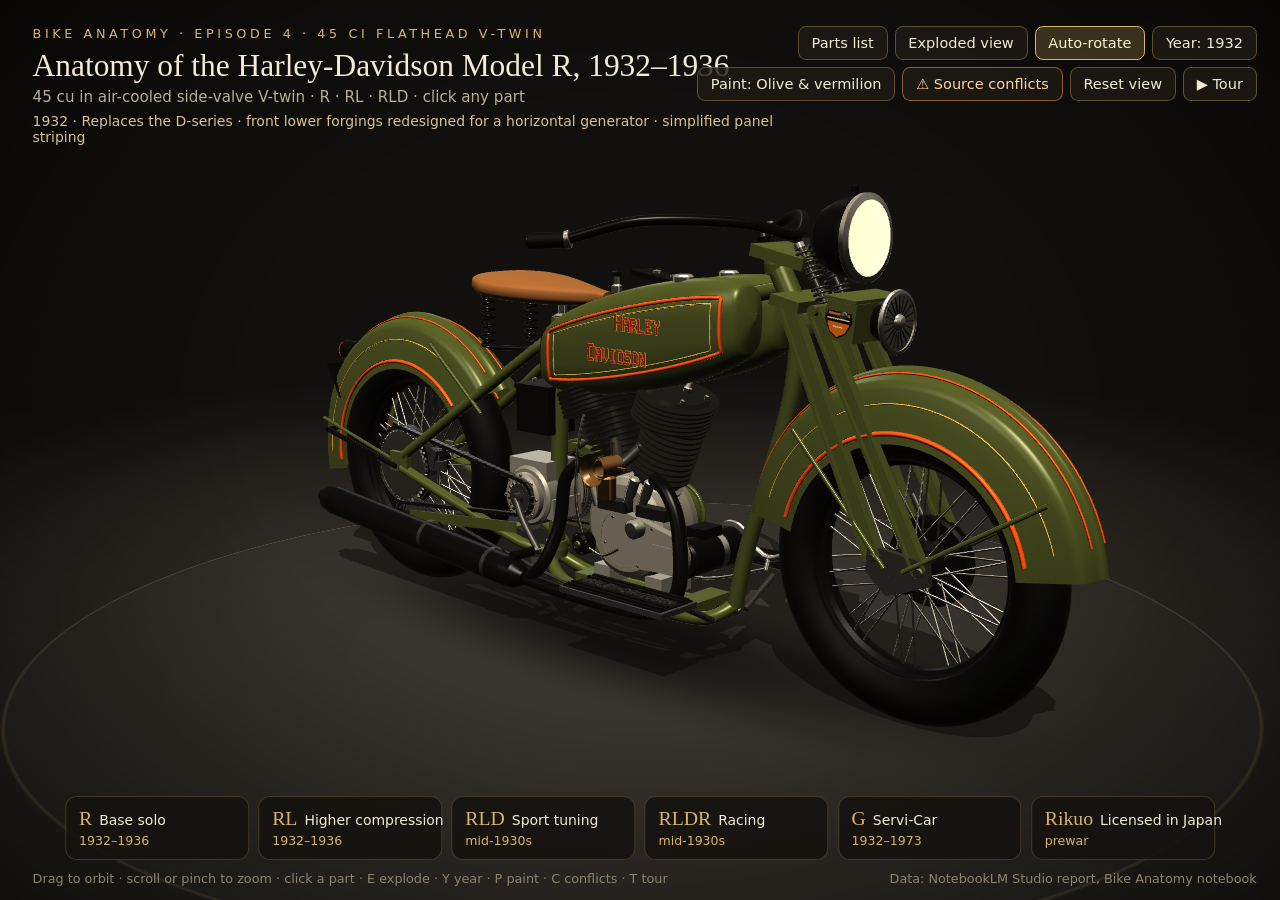
<file: bikes/model-r/index.html>
<!doctype html>
<html lang="en">
<head>
<meta charset="utf-8">
<meta name="viewport" content="width=device-width,initial-scale=1,maximum-scale=1">
<title>Anatomy of the Harley-Davidson Model R, 1932–1936</title>
<style>
:root{--u:1px;--brass:#d8b46a;--ink:#f3ead8;--mute:#b9ad95;--bg:#12100d;--panel:rgba(20,18,14,.86)}
*{box-sizing:border-box}
html,body{margin:0;height:100%;background:#0b0a08;color:var(--ink);font-family:system-ui,-apple-system,"Segoe UI",Roboto,Helvetica,Arial,sans-serif;overflow:hidden}
#stage{position:absolute;left:0;top:0;width:100%;height:100%;overflow:hidden;background:#12100d}
#stage.fixed{left:50%;top:50%;transform:translate(-50%,-50%)}
canvas{position:absolute;left:0;top:0;width:100%;height:100%;display:block;touch-action:none;cursor:grab}
canvas.drag{cursor:grabbing} canvas.hot{cursor:pointer}
#vignette{position:absolute;inset:0;pointer-events:none;background:radial-gradient(ellipse at 50% 45%,rgba(0,0,0,0) 45%,rgba(0,0,0,.62) 100%)}
#titleBlock{position:absolute;left:calc(var(--u)*28);top:calc(var(--u)*22);max-width:calc(var(--u)*640);pointer-events:none}
#titleBlock .k{font-size:calc(var(--u)*11);letter-spacing:.28em;color:var(--brass);text-transform:uppercase}
#titleBlock h1{margin:calc(var(--u)*6) 0 calc(var(--u)*4);font-family:Georgia,"Times New Roman",serif;font-weight:normal;font-size:calc(var(--u)*27);line-height:1.15;color:var(--ink)}
#titleBlock p{margin:0;font-size:calc(var(--u)*13);color:var(--mute)}
#toolbar{position:absolute;right:calc(var(--u)*20);top:calc(var(--u)*22);display:flex;gap:calc(var(--u)*6);flex-wrap:wrap;justify-content:flex-end;max-width:60%}
button{font:inherit;font-size:calc(var(--u)*12.5);color:var(--ink);background:rgba(30,27,21,.8);border:1px solid rgba(216,180,106,.35);border-radius:calc(var(--u)*7);padding:calc(var(--u)*7) calc(var(--u)*11);cursor:pointer;transition:background .2s,border-color .2s}
button:hover{background:rgba(60,50,32,.9);border-color:var(--brass)}
button.on{background:rgba(216,180,106,.22);border-color:var(--brass);color:#fff3d6}
#partsDrawer{position:absolute;left:calc(var(--u)*20);top:calc(var(--u)*118);bottom:calc(var(--u)*150);width:calc(var(--u)*250);background:var(--panel);border:1px solid rgba(216,180,106,.2);border-radius:calc(var(--u)*10);padding:calc(var(--u)*10);overflow:auto;transform:translateX(-120%);transition:transform .35s ease;font-size:calc(var(--u)*12.5)}
#partsDrawer.open{transform:none}
#partsDrawer h4{margin:calc(var(--u)*10) 0 calc(var(--u)*4);font-size:calc(var(--u)*10.5);letter-spacing:.16em;text-transform:uppercase;color:var(--mute);font-weight:600}
#partsDrawer h4:first-child{margin-top:0}
#partsDrawer a{display:block;padding:calc(var(--u)*4) calc(var(--u)*6);border-radius:calc(var(--u)*5);color:var(--ink);text-decoration:none;cursor:pointer}
#partsDrawer a:hover,#partsDrawer a.sel{background:rgba(216,180,106,.16)}
.dot{display:inline-block;width:calc(var(--u)*8);height:calc(var(--u)*8);border-radius:50%;margin-right:calc(var(--u)*7);vertical-align:middle}
#panel{position:absolute;right:calc(var(--u)*20);top:calc(var(--u)*78);width:calc(var(--u)*370);max-height:calc(100% - var(--u)*240);overflow:auto;background:var(--panel);border:1px solid rgba(216,180,106,.28);border-radius:calc(var(--u)*12);padding:calc(var(--u)*18) calc(var(--u)*20);opacity:0;transform:translateX(calc(var(--u)*30));transition:opacity .35s ease,transform .35s ease;pointer-events:none;box-shadow:0 calc(var(--u)*10) calc(var(--u)*40) rgba(0,0,0,.45)}
#panel.show{opacity:1;transform:none;pointer-events:auto}
#panel .x{position:absolute;right:calc(var(--u)*10);top:calc(var(--u)*8);background:none;border:none;font-size:calc(var(--u)*18);color:var(--mute);padding:calc(var(--u)*4)}
#panel .chip{display:inline-block;font-size:calc(var(--u)*10.5);letter-spacing:.14em;text-transform:uppercase;padding:calc(var(--u)*3) calc(var(--u)*8);border-radius:calc(var(--u)*20);border:1px solid currentColor;margin-bottom:calc(var(--u)*8)}
#panel h2{font-family:Georgia,"Times New Roman",serif;font-weight:normal;font-size:calc(var(--u)*23);margin:0 0 calc(var(--u)*10);line-height:1.2}
#panel ul{margin:0;padding-left:calc(var(--u)*16);font-size:calc(var(--u)*13);line-height:1.45}
#panel li{margin-bottom:calc(var(--u)*5)}
#panel .fin{margin-top:calc(var(--u)*10);font-size:calc(var(--u)*12);color:var(--mute)}
#panel .fin b{color:var(--ink);font-weight:600}
#panel .weak{margin-top:calc(var(--u)*12);border-left:calc(var(--u)*3) solid #c75a4f;background:rgba(199,90,79,.1);padding:calc(var(--u)*8) calc(var(--u)*10);border-radius:0 calc(var(--u)*6) calc(var(--u)*6) 0;font-size:calc(var(--u)*12.5);line-height:1.45}
#panel .weak h3{margin:0 0 calc(var(--u)*4);font-size:calc(var(--u)*10.5);letter-spacing:.14em;text-transform:uppercase;color:#e58a7f}
#panel .weak p{margin:0 0 calc(var(--u)*4)}
#panel .note{margin-top:calc(var(--u)*10);font-size:calc(var(--u)*11.5);color:#d7c38f;font-style:italic}
#panel .src{margin-top:calc(var(--u)*10);font-size:calc(var(--u)*10.5);color:#8d826d}
#variants{position:absolute;left:50%;bottom:calc(var(--u)*34);transform:translateX(-50%);display:flex;gap:calc(var(--u)*8)}
.var{width:calc(var(--u)*196);background:var(--panel);border:1px solid rgba(216,180,106,.22);border-radius:calc(var(--u)*10);padding:calc(var(--u)*8) calc(var(--u)*11);cursor:pointer;transition:border-color .2s,background .2s}
.var:hover{border-color:rgba(216,180,106,.6)} .var.on{border-color:var(--brass);background:rgba(60,48,26,.9)}
.var b{font-family:Georgia,serif;font-size:calc(var(--u)*19);color:var(--brass);font-weight:normal;margin-right:calc(var(--u)*6)}
.var span{font-size:calc(var(--u)*12);color:var(--ink);white-space:nowrap}.var i{font-style:normal;color:var(--brass)}
.var div{font-size:calc(var(--u)*10.8);color:var(--mute);margin-top:calc(var(--u)*3);line-height:1.35}
#hint{position:absolute;left:calc(var(--u)*28);bottom:calc(var(--u)*12);font-size:calc(var(--u)*11);color:#8d826d;pointer-events:none}
#credit{position:absolute;right:calc(var(--u)*20);bottom:calc(var(--u)*12);font-size:calc(var(--u)*11);color:#8d826d;pointer-events:none}
#tooltip{position:absolute;pointer-events:none;background:rgba(20,18,14,.92);border:1px solid rgba(216,180,106,.4);padding:calc(var(--u)*4) calc(var(--u)*8);border-radius:calc(var(--u)*5);font-size:calc(var(--u)*12);opacity:0;transition:opacity .15s;white-space:nowrap}
#caption{position:absolute;left:calc(var(--u)*56);bottom:calc(var(--u)*58);max-width:calc(var(--u)*720);opacity:0;transform:translateY(calc(var(--u)*14));transition:opacity .45s ease,transform .45s ease;pointer-events:none;text-shadow:0 2px 18px rgba(0,0,0,.8)}
#caption.show{opacity:1;transform:none}
#caption .k{font-size:calc(var(--u)*13);letter-spacing:.3em;text-transform:uppercase;color:var(--brass)}
#caption .t{font-family:Georgia,"Times New Roman",serif;font-size:calc(var(--u)*46);line-height:1.08;margin:calc(var(--u)*6) 0}
#caption .s{font-size:calc(var(--u)*18);color:#e4d9c1;line-height:1.35}
#caption .bar{width:calc(var(--u)*64);height:calc(var(--u)*3);background:var(--brass);margin-bottom:calc(var(--u)*12)}
#card{position:absolute;inset:0;display:flex;align-items:center;justify-content:center;text-align:center;opacity:0;pointer-events:none;background:radial-gradient(ellipse at 50% 50%,rgba(14,12,9,.45) 0%,rgba(10,9,7,.82) 75%)}
#card .in{max-width:calc(var(--u)*980);padding:0 calc(var(--u)*40)}
#card .k{font-size:calc(var(--u)*15);letter-spacing:.42em;text-transform:uppercase;color:var(--brass)}
#card h1{font-family:Georgia,"Times New Roman",serif;font-weight:normal;font-size:calc(var(--u)*56);line-height:1.1;margin:calc(var(--u)*16) 0 calc(var(--u)*14)}
#card .s{font-size:calc(var(--u)*20);color:#e4d9c1}
#card .rule{width:calc(var(--u)*120);height:1px;background:var(--brass);margin:calc(var(--u)*22) auto}
#card .c{font-size:calc(var(--u)*14);color:#a99c82;letter-spacing:.05em}
body.tour .chrome{display:none!important}
body.tour canvas{cursor:default}
body.tour #panel{top:calc(var(--u)*60);right:calc(var(--u)*44);width:calc(var(--u)*400);max-height:none;overflow:hidden}
body.tour #panel .x{display:none}
body.tour #panel ul{font-size:calc(var(--u)*14.5)}
body.tour #panel h2{font-size:calc(var(--u)*26)}
body.capture #caption,body.capture #panel{transition:none!important}
body.tour #credit{right:calc(var(--u)*44);bottom:calc(var(--u)*20);font-size:calc(var(--u)*12)}
#err{position:absolute;inset:0;display:none;align-items:center;justify-content:center;font-size:16px;color:var(--ink);background:#12100d;text-align:center;padding:30px}
@media (max-width:760px){#panel{left:10px;right:10px;width:auto;top:auto;bottom:10px;max-height:45%}#variants{display:none}#titleBlock h1{font-size:20px}#toolbar{top:auto;bottom:10px;left:10px;right:10px;max-width:none;justify-content:center}#hint{display:none}}
.var{width:calc(var(--u)*158)}
.var b{font-size:calc(var(--u)*17)}
.var.flag{border-color:rgba(232,140,60,.55)}
.var .cf{display:inline-block;margin-left:calc(var(--u)*4);font-size:calc(var(--u)*10);color:#f0a35a;letter-spacing:.06em}
#panel .conf{margin-top:calc(var(--u)*12);border-left:calc(var(--u)*3) solid #e88c3c;background:rgba(232,140,60,.11);padding:calc(var(--u)*8) calc(var(--u)*10);border-radius:0 calc(var(--u)*6) calc(var(--u)*6) 0;font-size:calc(var(--u)*12.3);line-height:1.42}
#panel .conf h3{margin:0 0 calc(var(--u)*4);font-size:calc(var(--u)*10.5);letter-spacing:.14em;text-transform:uppercase;color:#f0a35a}
#panel .conf h4{margin:0 0 calc(var(--u)*4);font-size:calc(var(--u)*13);font-weight:600;color:var(--ink)}
#panel .conf p{margin:0 0 calc(var(--u)*4)}
#panel .conf .kd{font-size:calc(var(--u)*10.5);color:#d8a070;letter-spacing:.05em}
#panel .conf b{color:#ffd9b0;font-weight:600}
#panel .nodata{margin-top:calc(var(--u)*6);padding:calc(var(--u)*8) calc(var(--u)*10);border:1px dashed rgba(185,173,149,.45);border-radius:calc(var(--u)*6);font-size:calc(var(--u)*12.5);color:var(--mute);line-height:1.45}
#panel .yr{display:flex;gap:calc(var(--u)*10);padding:calc(var(--u)*5) calc(var(--u)*8);border-radius:calc(var(--u)*6);font-size:calc(var(--u)*13.5);line-height:1.35;color:#8d826d;transition:none}
#panel .yr b{font-family:Georgia,serif;font-weight:normal;font-size:calc(var(--u)*17);color:#8d826d;min-width:calc(var(--u)*46)}
#panel .yr.on{background:rgba(216,180,106,.18);color:var(--ink)}
#panel .yr.on b{color:var(--brass)}
#panel .yr.past{color:#c9bda4}
#panel .yr.past b{color:#b59a63}
#titleBlock .yl{margin-top:calc(var(--u)*6);font-size:calc(var(--u)*12);color:#d7c38f}
#bConf{border-color:rgba(232,140,60,.6);color:#ffd2a6}
#bConf.on{background:rgba(232,140,60,.25)}
body.tour #panel .yr{font-size:calc(var(--u)*15)}
#toolbar{max-width:49%}
</style>
</head>
<body>
<div id="stage">
  <canvas id="gl"></canvas>
  <div id="vignette"></div>
  <header id="titleBlock" class="chrome">
    <div class="k">Bike Anatomy · Episode 4 · 45 ci Flathead V-twin</div>
    <h1>Anatomy of the Harley-Davidson Model R, 1932–1936</h1>
    <p>45 cu in air-cooled side-valve V-twin · R · RL · RLD · click any part</p>
    <div class="yl" id="yearLine"></div>
  </header>
  <div id="toolbar" class="chrome">
    <button id="bParts">Parts list</button>
    <button id="bExplode">Exploded view</button>
    <button id="bRotate" class="on">Auto-rotate</button>
    <button id="bYear">Year: 1932</button>
    <button id="bFinish">Paint</button>
    <button id="bConf">⚠ Source conflicts</button>
    <button id="bReset">Reset view</button>
    <button id="bTour">▶ Tour</button>
  </div>
  <aside id="partsDrawer" class="chrome"></aside>
  <aside id="panel"></aside>
  <div id="variants" class="chrome"></div>
  <div id="hint" class="chrome">Drag to orbit · scroll or pinch to zoom · click a part · E explode · Y year · P paint · C conflicts · T tour</div>
  <div id="tooltip" class="chrome"></div>
  <div id="caption"><div class="bar"></div><div class="k"></div><div class="t"></div><div class="s"></div></div>
  <div id="card"><div class="in"><div class="k"></div><h1></h1><div class="s"></div><div class="rule"></div><div class="c">Data: NotebookLM Studio report, Bike Anatomy notebook</div></div></div>
  <div id="credit">Data: NotebookLM Studio report, Bike Anatomy notebook</div>
  <div id="err">WebGL is not available in this browser.</div>
</div>
<script>
'use strict';
/* Harley-Davidson Model R / RL / RLD (45 cu in side-valve V-twin, 1932–1936) anatomy viewer. Bike Anatomy, episode 4.
   Pure HTML5 + vanilla JS + raw WebGL1, no dependencies, no external URLs.
   All part and spec text comes from the NotebookLM Studio report
   "Technical Anatomy of the 1932–1936 Harley-Davidson Model R, RL, and RLD 45 Flathead".
   Shapes and colours follow period reference photos (1932 R, 1933 RE, 1934 RL, 1935 RL, 1936 R); proportions are illustrative.
   Where the report contradicts itself (or the photos), the viewer shows it (CONFLICTS). */
/* ---------------------------- report data ----------------------------
   Every spec string below is taken from the NotebookLM Studio report
   "Technical Anatomy of the 1932–1936 Harley-Davidson Model R, RL, and RLD 45 Flathead"
   (Bike Anatomy notebook). Section marks (§) refer to that report.
   Paint colours and part shapes follow reference photos (reference-notes.md), never the report. */
const SYS = {
  engine:{name:'Engine & oiling', col:'#e0913a'},
  trans:{name:'Transmission & clutch', col:'#d4bb45'},
  drive:{name:'Primary & final drive', col:'#9cc04a'},
  frame:{name:'Frame & suspension', col:'#5aaed3'},
  brakes:{name:'Brakes & wheels', col:'#d9685c'},
  body:{name:'Tanks, body & paint', col:'#a98be0'},
  elec:{name:'Electrics & controls', col:'#5fcfae'}
};
const SYS_ORDER=['engine','trans','drive','frame','brakes','body','elec'];
const NODATA='No data: the Studio report does not describe this part. The shape follows the reference photos so the bike reads as a whole.';
/* Conflicts and hedged values. Report-internal ones come from the report's own discrepancy table (§12)
   or from statements that contradict each other; "report vs. photos" ones are marked as such. Nothing is hidden. */
const CONFLICTS = {
 disp:{title:'Displacement: 45.12 or 45.32 cu in?', kind:'Explicit conflict · report §12',
  a:'45.12 cu in / ~739 cc (Moto Gallery / Classic Build).',
  b:'45.32 cu in / 742.7 cc (Motorcyclepedia / Wikipedia).',
  res:'The report puts it down to rounding: nominal 2.75 in × 3.81 in gives ~45.3 cu in, while 2.745 in × 3.8125 in engineering dimensions give ~45.12 cu in. Both figures stay in its spec table.'},
 hp:{title:'18.5 hp at 6,000–7,000 rpm, or no factory figure?', kind:'Explicit conflict · report §12',
  a:'18.5 HP @ 6,000–7,000 RPM and a 70 mph top speed (Motorcyclepedia / Wikipedia).',
  b:'Factory figures unlisted; treat claims cautiously (Moto Gallery).',
  res:'The report notes that period sales literature did not consistently publish horsepower or top speed across the R, RL and RLD. It does not pick a side.'},
 wb:{title:'Wheelbase: 57.5 or 57.7 in?', kind:'Explicit conflict · report §7, §12',
  a:'57.5 inches (1,460 mm) (Wikipedia RL 45).',
  b:'57.7 inches (Motorcyclepedia RL notes).',
  res:'Attributed to period measurement differences (front spring fork preload, rear axle adjustment). The model is built to 57.5 in.'},
 brake:{title:'1935 rear brake: drum or band?', kind:'Explicit conflict · report §6, §12',
  a:'Classic Motorcycle Build: an internal expanding shoe drum brake was standardized across all 1935 models.',
  b:'Motorcyclepedia and Wikipedia RL 45: the 1935 RL retained the external contracting band rear brake.',
  res:'Not resolved in the report. The viewer draws the drum from 1935 and keeps this flag on the part and the year.'},
 side:{title:'Primary drive: right side (report) or left (photos)?', kind:'Report vs. reference photos · report §4, §12',
  a:'Report: the 45s “position the primary drive cover, drive chain, and final drive chain on the right-hand side”; spec table: “Right-Side Drive”.',
  b:'Every reference photo of a 1932–36 R (Yesterdays 32R1307, 32R1205, 33RE1067, 34RL1158) shows the large primary chain cover on the LEFT; the final-drive chain runs on the right.',
  res:'The viewer follows the photos for the primary (left) and the report and photos for the final drive (right). The report text is shown unchanged.'},
 deco:{title:'Art Deco tank graphics: 1934 or already 1933?', kind:'Report vs. reference photos · report §1, §8, §11',
  a:'Report: 1933 brought only “revised tank striping and trim”; Art Deco stylised tank graphics arrive in 1934.',
  b:'The 1933 reference bike (Yesterdays 33RE1067) wears a gold Art Deco eagle on a red panel.',
  res:'The viewer draws the eagle for 1933 from the photo and labels it as a photo-based shape.'},
 tail:{title:'1935 tail light: “re-stamped with engine numbers”?', kind:'Unclear claim · report §8, §11',
  a:'§8 and §11: early 1935 models carried over leftover 1934 streamline tail lights, “re-stamped with 1935 engine numbers”.',
  b:'The same report says engine numbers are stamped on the left crankcase pad (§2, §13). It never says what tail light replaced the streamline lamp.',
  res:'The sentence mixes up tail lights and engine numbers, and the report gives no later lamp. The viewer keeps the streamline lamp for 1935–36 (assumption).'},
 prod:{title:'Production: 819 or unrecorded?', kind:'Hedged value · report §12',
  a:'819 units for the 1935 RL model (Motorcyclepedia).',
  b:'Total R-series production unrecorded (Moto Gallery).',
  res:'819 is a single model-year figure; the report gives no total for the R, RL and RLD.'}
};
const CONF_ORDER=['disp','hp','wb','brake','side','deco','tail','prod'];
const DATA = {
 cyl:{sys:'engine',name:'Cylinders & heads',sec:'§2, §10, §12',specs:[
  'Air-cooled, 45-degree side-valve (flathead) V-twin',
  'Bore 2.75 in (2-3/4 in / 70 mm) × stroke 3.81 in (3-13/16 in / 97 mm)',
  'Heads are simple, cost-effective castings needing only cooling fins and threaded spark-plug ports',
  'Compact layout lowers engine height and centre of gravity, with broad low-speed torque',
  '1935: redesigned heads with optimized cooling fin geometry',
  'R: low-compression heads for low-octane commercial fuel · RL / RLD: higher-compression heads (numerical ratios unlisted)'],
  conf:['disp','hp']},
 valves:{sys:'engine',name:'Side valves',sec:'§2',specs:[
  'All valves sit vertically in the cylinder block, alongside the bores',
  'No overhead pushrods, rocker arms or rocker boxes',
  '1935: heavier valve springs for valvetrain control at higher engine speeds']},
 crank:{sys:'engine',name:'Crankcase & engine number pad',sec:'§2, §13',specs:[
  'Cast in matching aluminum halves',
  'Left case carries the stamped pad with the engine number, the primary vehicle identifier on pre-1970 Harleys',
  '1936-and-earlier flywheels have unique oil holes and key-ways: not interchangeable with 1937+ W-series flywheels',
  '1935: larger-diameter flywheels to smooth out engine pulses'],
  work:['Prewar alloy cases can crack around the left-side number pad, lower motor-mount ears and main bearing bosses.','Check the number pad for font style, spacing, grinding marks and re-stamping.']},
 oilpump:{sys:'engine',name:'Engine-driven oil pump',sec:'§2, §13',specs:[
  'Total-loss oiling: oil is metered to bearings and cylinder walls, then consumed or vented, never returned to the tank',
  'Fed from the 7.5-pint reservoir in the split left tank',
  '1935: improved pump for more precise metering and reliability',
  'The successor 1937 W-series switched to recirculating oiling'],
  work:['Unmonitored pump delivery under sustained load starves the top end: cylinder scoring and valve seat recession.']},
 carb:{sys:'engine',name:'Carburetor & intake',sec:'§10',specs:[
  'Model R: standard carburetion',
  'Model RLD: special intake and carburetor tuning'],
  note:'The report names no carburetor make or model.'},
 exhaust:{sys:'engine',name:'Exhaust & muffler',nodata:true},
 gear:{sys:'trans',name:'3-speed transmission',sec:'§3, §12, §13',specs:[
  'Non-unit, separate three-speed hand-shift gearbox behind the crankcase',
  '1932–1934: sliding-gear engagement',
  '1935–1936: constant-mesh gearbox, with better engagement, less tooth shearing under load and longer life'],
  work:['Verify that a 1935+ machine still has its period-correct constant-mesh gearbox.']},
 clutch:{sys:'trans',name:'Foot clutch',sec:'§3, §9',specs:[
  'Left-foot rocker pedal releases the clutch from the transmission mainshaft',
  '1935: four-plate clutch with more friction area, more torque capacity and less slip']},
 shifter:{sys:'trans',name:'Tank hand lever & shift gate',sec:'§3, §9, §13',specs:[
  'Hand lever on the tank selects the 3 speeds through a notched frame/tank-mounted shift gate'],
  work:['Worn gates, shift rods and gear dogs let gears pop out under load: check clevis joints and rod play.']},
 kick:{sys:'trans',name:'Kick starter',sec:'§9',specs:['Manual kick-starter arm on the right engine case']},
 primary:{sys:'drive',name:'Duplex primary chain',sec:'§4',specs:[
  'Heavy-duty duplex chain from the crankshaft sprocket to the transmission clutch shell'],conf:['side']},
 pcover:{sys:'drive',name:'Primary cover',sec:'§4, §12',specs:[
  'Protective metal cover over the primary chain',
  'Report: small-twin 45s put the primary cover and chains on the right; big twins on the left'],conf:['side']},
 final:{sys:'drive',name:'Final drive chain',sec:'§4',specs:[
  'Single-strand roller chain from the transmission output sprocket to the rear hub sprocket']},
 frame:{sys:'frame',name:'Single-downtube frame',sec:'§1, §5, §7, §13',specs:[
  'Rigid single-downtube frame: tubular steel joined by heavy forged steel sockets and frame plates',
  '1932: front lower forgings and motor-mount plates redesigned so the generator mounts horizontally',
  '1935: forgings and stress points reinforced with gusseting for torsional rigidity',
  'Wheelbase 57.5 in (1,460 mm) or 57.7 in, depending on source'],
  work:['R-series single-downtube frames are unique; a retrofitted later WL frame reduces correctness and value.'],conf:['wb']},
 fork:{sys:'frame',name:'Leading-link springer fork',sec:'§5, §13',specs:[
  'Exposed twin main springs plus recoil springs',
  'Road shocks pass through mechanical rocker links at the front axle hub'],
  work:['Check steering-head neck forgings and the springer rocker links.']},
 toolbox:{sys:'body',name:'Fork tool box',nodata:true},
 saddle:{sys:'frame',name:'Sprung saddle',sec:'§5',specs:[
  'Unsprung rigid rear: rider comfort comes from the saddle’s internal spring-piston mechanism, tyre deflection and frame compliance']},
 boards:{sys:'frame',name:'Footboards',nodata:true},
 fwheel:{sys:'brakes',name:'Front wheel & tyre',sec:'§7',specs:[
  '18-inch wire-spoke wheel, 4.00 × 18 tyre',
  '1935: hub-drive speedometer drive built into the wheel assembly']},
 rwheel:{sys:'brakes',name:'Rear wheel & tyre',sec:'§7',specs:[
  '18-inch wire-spoke wheel, 4.00 × 18 tyre',
  '1935: quickly detachable, removable without disconnecting the drive chain']},
 fbrake:{sys:'brakes',name:'Front drum brake',sec:'§6',specs:[
  'Cable-actuated mechanical internal expanding shoe drum inside the front hub']},
 rbrake:{sys:'brakes',name:'Rear brake',sec:'§1, §6, §12',specs:[
  'Pre-1935 solo models: external contracting band clamped around the outside of the drum',
  '1935–1936: internal expanding shoe drum, per one source (see conflict)',
  'From 1935: carburized steel drum with harder friction linings'],
  work:['Cable-and-rod drums need real lever effort and careful lining adjustment.'],conf:['brake']},
 tank:{sys:'body',name:'Fuel tank (right half)',sec:'§8',specs:[
  'Split steel tanks straddle the frame',
  'Right tank: 3.75 US gallons of gasoline',
  '“Strap Tank” is a misnomer here: it means 1900s singles held on with nickel-plated straps']},
 oiltank:{sys:'body',name:'Oil tank (left half)',sec:'§2, §8',specs:[
  'Left tank: 7.5-pint reservoir for the total-loss system']},
 graphics:{sys:'body',name:'Tank graphics',sec:'§1, §8',specs:[
  '1932: simplified panel striping and clean enamel colours',
  '1933: revised striping and trim',
  '1934: automotive-inspired Art Deco tank graphics, added to attract buyers without retooling',
  '1936: updated tank decals and revised paint schemes'],
  note:'Graphic shapes and colours follow reference photos; the report names no colours.',conf:['deco']},
 ffender:{sys:'body',name:'Front fender',nodata:true},
 rfender:{sys:'body',name:'Rear fender',sec:'§8, §13',specs:[
  '1935: prominent skirted rear fender, for more spray protection and a fuller look'],
  work:['Many survivors carry retrofitted 1939+ WL rear fenders: check the contour.']},
 tail:{sys:'body',name:'Tail light',sec:'§8, §11',specs:[
  '1934: streamline tail light on the rear fender',
  'Early 1935: leftover 1934 streamline tail lights carried over'],conf:['tail']},
 horn:{sys:'elec',name:'Horn',sec:'§9',specs:['Part of the 6-volt circuit'],note:'Shape and position follow the photos.'},
 gen:{sys:'elec',name:'Horizontal generator',sec:'§1, §5, §9',specs:[
  'Mounted horizontally in front of the crankcase, shielding the electrical unit',
  'Replaced the D-series vertical generator, the “3-cylinder Harley”',
  '1935: upgraded high-output generator for better battery charging']},
 ign:{sys:'elec',name:'Breaker points & coil',sec:'§9',specs:[
  'Breaker point and ignition coil assembly powered by a 6-volt battery']},
 battery:{sys:'elec',name:'6-volt battery',sec:'§9',specs:['6-volt storage battery'],note:'The report gives no battery specs.'},
 headlamp:{sys:'elec',name:'Headlamp',sec:'§9',specs:['Incandescent headlamp on the 6-volt circuit'],note:'The report gives no lamp size or year changes; shape follows the photos.'},
 bars:{sys:'elec',name:'Handlebars & controls',sec:'§9',specs:[
  'Tubular steel bars with internal control spirals',
  'Right grip: throttle · left grip: spark advance',
  'Left foot: rocker clutch · right foot: rear brake']}
};
const SUFFIXES='The report finds no RS or RE codes for 1932–1936 in its sources.';
const VARIANTS = [
 {code:'R', label:'Base solo', info:'1932–1936', parts:['cyl'],
  text:'Base civilian solo road motorcycle with standard-compression heads for low-octane commercial fuel, standard carburetion and total-loss oiling.'},
 {code:'RL', label:'Higher compression', info:'1932–1936', parts:['cyl'],
  text:'Higher-compression civilian solo model with more horsepower for sports and highway riding. 819 units are documented for the 1935 RL.'},
 {code:'RLD', label:'Sport tuning', info:'mid-1930s', parts:['cyl','carb'],
  text:'High-performance civilian variant: factory sport tuning, high-compression heads and special intake/carburetor tuning.'},
 {code:'RLDR', label:'Racing', info:'mid-1930s', parts:['cyl','frame'],
  text:'Stripped, race-tuned derivative for dirt track and Class C competition, and the precursor to the factory WR racer.'},
 {code:'G', label:'Servi-Car', info:'1932–1973', parts:['cyl','gear'],
  text:'Related 45 cu in commercial three-wheeler, introduced late in 1931 for 1932, with a trike frame and rear axle differential. In production through 1973.'},
 {code:'Rikuo', label:'Licensed in Japan', info:'prewar', parts:['frame'],
  text:'Before World War II, Harley-Davidson licensed production of the RL and the Servi-Car to Japan’s Rikuo.'}
];
const YEARS=[1932,1933,1934,1935,1936];
const YEAR_NOTES={
 1932:'Replaces the D-series · front lower forgings redesigned for a horizontal generator · simplified panel striping',
 1933:'Detail trim updates and minor finish adjustments in the depth of the Depression',
 1934:'Art Deco tank graphics · streamline tail light · sold over a 16-month cycle',
 1935:'Major overhaul: constant-mesh gearbox, 4-plate clutch, skirted rear fender, hub-drive speedometer, new generator',
 1936:'Final R-series year · updated tank decals and paint schemes'
};
/* colours approximated from the reference photos; the report names no factory colours */
const PAINTS=[
 {id:'olive',name:'Olive & vermilion',years:'1932 photo',year:1932,body:[0.27,0.31,0.14],frame:[0.27,0.31,0.14],tone:[0.86,0.28,0.06]},
 {id:'black',name:'Black & red',years:'1933 photo',year:1933,body:[0.035,0.034,0.032],frame:[0.035,0.034,0.032],tone:[0.66,0.07,0.04]},
 {id:'silver',name:'Silver & orange',years:'1934 photo',year:1934,body:[0.66,0.67,0.68],frame:[0.035,0.034,0.032],tone:[0.86,0.36,0.08]},
 {id:'gable',name:'Red (Clark Gable’s 1934 RL45)',years:'report §11: a red 1934 RL45',year:0,body:[0.62,0.07,0.05],frame:[0.035,0.034,0.032],tone:[0.86,0.66,0.30]},
 {id:'red',name:'Red & black',years:'1935 photo',year:1935,body:[0.72,0.12,0.05],frame:[0.035,0.034,0.032],tone:[0.035,0.034,0.032]},
 {id:'gold',name:'Gold & black',years:'1936 photo',year:1936,body:[0.55,0.43,0.17],frame:[0.035,0.034,0.032],tone:[0.035,0.034,0.032]},
 {id:'green36',name:'Olive green & cream',years:'1936 alternative: Helsinki RL45 photo',year:0,body:[0.25,0.31,0.17],frame:[0.035,0.034,0.032],tone:[0.84,0.79,0.62]}
];
/* ------------------------------ params ------------------------------ */
const Q = new URLSearchParams(location.search);
const TOUR = Q.get('tour') === '1';
const FW = parseInt(Q.get('w'),10)||0, FH = parseInt(Q.get('h'),10)||0;
const T0 = parseFloat(Q.get('t'))||0;
const FREEZE = Q.get('freeze') === '1';
const CAPTURE = Q.get('capture') === '1';   // fixed-timestep frame capture: window.__renderAt(t)

/* ------------------------------ vec/mat ------------------------------ */
const add=(a,b)=>[a[0]+b[0],a[1]+b[1],a[2]+b[2]], sub=(a,b)=>[a[0]-b[0],a[1]-b[1],a[2]-b[2]];
const scl=(a,s)=>[a[0]*s,a[1]*s,a[2]*s], dot=(a,b)=>a[0]*b[0]+a[1]*b[1]+a[2]*b[2];
const cross=(a,b)=>[a[1]*b[2]-a[2]*b[1],a[2]*b[0]-a[0]*b[2],a[0]*b[1]-a[1]*b[0]];
const len=a=>Math.hypot(a[0],a[1],a[2]);
const norm=a=>{const l=len(a)||1;return [a[0]/l,a[1]/l,a[2]/l];};
const lerp=(a,b,t)=>a+(b-a)*t, lerp3=(a,b,t)=>[lerp(a[0],b[0],t),lerp(a[1],b[1],t),lerp(a[2],b[2],t)];
const clamp=(x,a,b)=>Math.max(a,Math.min(b,x));
const ease=t=>{t=clamp(t,0,1);return t<.5?4*t*t*t:1-Math.pow(-2*t+2,3)/2;};
const TAU=Math.PI*2;
const M4={
 id(){const m=new Float32Array(16);m[0]=m[5]=m[10]=m[15]=1;return m;},
 mul(a,b){const o=new Float32Array(16);for(let c=0;c<4;c++)for(let r=0;r<4;r++){let s=0;for(let k=0;k<4;k++)s+=a[k*4+r]*b[c*4+k];o[c*4+r]=s;}return o;},
 trans(x,y,z){const m=M4.id();m[12]=x;m[13]=y;m[14]=z;return m;},
 scale(x,y,z){const m=M4.id();m[0]=x;m[5]=y;m[10]=z;return m;},
 persp(fovy,asp,n,f){const t=1/Math.tan(fovy/2),m=new Float32Array(16);m[0]=t/asp;m[5]=t;m[10]=(f+n)/(n-f);m[11]=-1;m[14]=2*f*n/(n-f);return m;},
 lookAt(e,c,u){const z=norm(sub(e,c)),x=norm(cross(u,z)),y=cross(z,x);const m=new Float32Array(16);
  m[0]=x[0];m[4]=x[1];m[8]=x[2];m[1]=y[0];m[5]=y[1];m[9]=y[2];m[2]=z[0];m[6]=z[1];m[10]=z[2];
  m[12]=-dot(x,e);m[13]=-dot(y,e);m[14]=-dot(z,e);m[15]=1;return m;},
 cols(x,y,z,o){const m=new Float32Array(16);m[0]=x[0];m[1]=x[1];m[2]=x[2];m[4]=y[0];m[5]=y[1];m[6]=y[2];m[8]=z[0];m[9]=z[1];m[10]=z[2];m[12]=o[0];m[13]=o[1];m[14]=o[2];m[15]=1;return m;}
};
/* frame whose local Y = axis and local X follows the hint */
function basisY(o,axis,hint){const y=norm(axis);let h=hint||(Math.abs(y[1])<0.95?[0,1,0]:[1,0,0]);
 if(Math.abs(dot(norm(h),y))>0.98)h=Math.abs(y[0])<0.9?[1,0,0]:[0,0,1];const x=norm(sub(h,scl(y,dot(h,y))));const z=cross(x,y);return M4.cols(x,y,z,o);}

/* --------------------------- mesh builder --------------------------- */
let V=null, XF=M4.id(), NM=[1,0,0,0,1,0,0,0,1], CUR=[1,1,1,0];
function setXF(m){XF=m;const a0=[m[0],m[1],m[2]],a1=[m[4],m[5],m[6]],a2=[m[8],m[9],m[10]];
 const c0=cross(a1,a2),c1=cross(a2,a0),c2=cross(a0,a1);NM=[c0[0],c0[1],c0[2],c1[0],c1[1],c1[2],c2[0],c2[1],c2[2]];} // inverse-transpose up to scale
function withXF(m,fn){const p=XF;setXF(M4.mul(p,m));fn();setXF(p);}
const MAT={PAINT:0,CHROME:1,MATTE:2,ALU:3,GLOW:4,BODY:5,FRAME:6,STRIPE:7};
function col(c,mat){CUR=[c[0],c[1],c[2],(mat||0)/8];}
function emit(p,n){const m=XF,x=p[0],y=p[1],z=p[2];
 V.push(m[0]*x+m[4]*y+m[8]*z+m[12],m[1]*x+m[5]*y+m[9]*z+m[13],m[2]*x+m[6]*y+m[10]*z+m[14]);
 const N=NM;const nx=N[0]*n[0]+N[3]*n[1]+N[6]*n[2],ny=N[1]*n[0]+N[4]*n[1]+N[7]*n[2],nz=N[2]*n[0]+N[5]*n[1]+N[8]*n[2];
 const l=Math.hypot(nx,ny,nz)||1;V.push(nx/l,ny/l,nz/l,CUR[0],CUR[1],CUR[2],CUR[3]);}
function tri(a,b,c,na,nb,nc){emit(a,na);emit(b,nb||na);emit(c,nc||na);}
function quad(a,b,c,d,na,nb,nc,nd){tri(a,b,c,na,nb,nc);tri(a,c,d,na,nc,nd);}
function box(cx,cy,cz,sx,sy,sz){const x0=cx-sx/2,x1=cx+sx/2,y0=cy-sy/2,y1=cy+sy/2,z0=cz-sz/2,z1=cz+sz/2;
 quad([x1,y0,z0],[x1,y1,z0],[x1,y1,z1],[x1,y0,z1],[1,0,0]);quad([x0,y0,z0],[x0,y0,z1],[x0,y1,z1],[x0,y1,z0],[-1,0,0]);
 quad([x0,y1,z0],[x0,y1,z1],[x1,y1,z1],[x1,y1,z0],[0,1,0]);quad([x0,y0,z0],[x1,y0,z0],[x1,y0,z1],[x0,y0,z1],[0,-1,0]);
 quad([x0,y0,z1],[x1,y0,z1],[x1,y1,z1],[x0,y1,z1],[0,0,1]);quad([x0,y0,z0],[x0,y1,z0],[x1,y1,z0],[x1,y0,z0],[0,0,-1]);}
/* oriented box */
function obox(c,xd,yd,sx,sy,sz){const x=norm(xd);const y=norm(sub(yd,scl(x,dot(yd,x))));const z=cross(x,y);withXF(M4.cols(x,y,z,c),()=>box(0,0,0,sx,sy,sz));}
/* surface of revolution around local Y; prof = [[r,h],...] */
function lathe(prof,seg){seg=seg||24;
 for(let k=0;k<prof.length-1;k++){const[r0,h0]=prof[k],[r1,h1]=prof[k+1];let nr=h1-h0,nh=-(r1-r0);const l=Math.hypot(nr,nh)||1;nr/=l;nh/=l;
  for(let j=0;j<seg;j++){const a0=j/seg*TAU,a1=(j+1)/seg*TAU,c0=Math.cos(a0),s0=Math.sin(a0),c1=Math.cos(a1),s1=Math.sin(a1);
   quad([r0*c0,h0,r0*s0],[r0*c1,h0,r0*s1],[r1*c1,h1,r1*s1],[r1*c0,h1,r1*s0],[nr*c0,nh,nr*s0],[nr*c1,nh,nr*s1],[nr*c1,nh,nr*s1],[nr*c0,nh,nr*s0]);}}}
function latheAt(o,axis,prof,seg,hint){withXF(basisY(o,axis,hint),()=>lathe(prof,seg));}
function disc(o,axis,r,t,seg){latheAt(o,axis,[[0,0],[r,0],[r,t],[0,t]],seg||24);}
/* grid surface with smooth normals from central differences */
function grid(P,closeU,closeV){const nu=P.length,nv=P[0].length,N=[];
 const g=(i,j)=>{i=closeU?(i+nu)%nu:clamp(i,0,nu-1);j=closeV?(j+nv)%nv:clamp(j,0,nv-1);return P[i][j];};
 let cen=[0,0,0];for(const r of P)for(const p of r)cen=add(cen,p);cen=scl(cen,1/(nu*nv));
 for(let i=0;i<nu;i++){N.push([]);for(let j=0;j<nv;j++){let n=cross(sub(g(i+1,j),g(i-1,j)),sub(g(i,j+1),g(i,j-1)));if(len(n)<1e-12)n=sub(P[i][j],cen);N[i].push(norm(n));}}
 const iu=closeU?nu:nu-1,iv=closeV?nv:nv-1;
 for(let i=0;i<iu;i++)for(let j=0;j<iv;j++){const i1=(i+1)%nu,j1=(j+1)%nv;quad(P[i][j],P[i1][j],P[i1][j1],P[i][j1],N[i][j],N[i1][j],N[i1][j1],N[i][j1]);}}
/* Catmull-Rom smoothing of a polyline */
function smooth(pts,n){if(pts.length<3)return pts;n=n||6;const o=[];
 for(let i=0;i<pts.length-1;i++){const p0=pts[Math.max(i-1,0)],p1=pts[i],p2=pts[i+1],p3=pts[Math.min(i+2,pts.length-1)];
  for(let s=0;s<n;s++){const t=s/n,t2=t*t,t3=t2*t;o.push([0,1,2].map(k=>0.5*((2*p1[k])+(-p0[k]+p2[k])*t+(2*p0[k]-5*p1[k]+4*p2[k]-p3[k])*t2+(-p0[k]+3*p1[k]-3*p2[k]+p3[k])*t3)));}}
 o.push(pts[pts.length-1]);return o;}
/* swept tube with parallel-transport frames */
function tube(pts,r,seg,closed,caps){seg=seg||10;const n=pts.length;if(n<2)return;const T=[];
 for(let i=0;i<n;i++){let a,b;if(closed){a=pts[(i-1+n)%n];b=pts[(i+1)%n];}else{a=pts[Math.max(i-1,0)];b=pts[Math.min(i+1,n-1)];}T.push(norm(sub(b,a)));}
 let Nn=Math.abs(T[0][1])<0.9?[0,1,0]:[1,0,0];Nn=norm(sub(Nn,scl(T[0],dot(Nn,T[0]))));
 const P=[];for(let i=0;i<n;i++){if(i>0)Nn=norm(sub(Nn,scl(T[i],dot(Nn,T[i]))));const B=cross(T[i],Nn);const ring=[];
  for(let j=0;j<seg;j++){const a=j/seg*TAU;ring.push(add(pts[i],add(scl(Nn,Math.cos(a)*r),scl(B,Math.sin(a)*r))));}P.push(ring);}
 grid(P,!!closed,true);
 if(!closed&&caps!==false){for(const [i,s] of [[0,-1],[n-1,1]]){const c=pts[i],rg=P[i],nn=scl(T[i],s);for(let j=0;j<seg;j++)tri(c,rg[j],rg[(j+1)%seg],nn);}}}
function cylAB(a,b,r,seg){tube([a,b],r,seg||10,false,true);}
function circlePts(c,r,n,a0,a1,plane){a0=a0||0;a1=(a1===undefined)?TAU:a1;const o=[];const full=Math.abs(a1-a0-TAU)<1e-6;const m=full?n:n+1;
 for(let i=0;i<m;i++){const a=a0+(a1-a0)*i/n;o.push(plane==='xz'?[c[0]+r*Math.cos(a),c[1],c[2]+r*Math.sin(a)]:[c[0]+r*Math.cos(a),c[1]+r*Math.sin(a),c[2]]);}return o;}
function helix(a,b,R,turns,wr){const ax=sub(b,a),L=len(ax),M=basisY(a,ax);const pts=[];const n=Math.ceil(turns*16);
 for(let i=0;i<=n;i++){const t=i/n,ang=t*turns*TAU;const lp=[R*Math.cos(ang),t*L,R*Math.sin(ang)];
  pts.push([M[0]*lp[0]+M[4]*lp[1]+M[8]*lp[2]+M[12],M[1]*lp[0]+M[5]*lp[1]+M[9]*lp[2]+M[13],M[2]*lp[0]+M[6]*lp[1]+M[10]*lp[2]+M[14]]);}
 tube(pts,wr,6,false,true);}
/* extrude a convex 2D polygon (xy) between z0..z1 */
function extrude(poly,z0,z1){let c=[0,0];for(const p of poly){c[0]+=p[0];c[1]+=p[1];}c=[c[0]/poly.length,c[1]/poly.length];const n=poly.length;
 for(let i=0;i<n;i++){const a=poly[i],b=poly[(i+1)%n];tri([c[0],c[1],z1],[a[0],a[1],z1],[b[0],b[1],z1],[0,0,1]);tri([c[0],c[1],z0],[b[0],b[1],z0],[a[0],a[1],z0],[0,0,-1]);
  const nn=norm([b[1]-a[1],-(b[0]-a[0]),0]);quad([a[0],a[1],z0],[b[0],b[1],z0],[b[0],b[1],z1],[a[0],a[1],z1],nn);}}
/* closed belt / hull path around two circles in the xy plane */
function beltPath(c1,r1,c2,r2,step,z){const d=Math.hypot(c2[0]-c1[0],c2[1]-c1[1]);const u=[(c2[0]-c1[0])/d,(c2[1]-c1[1])/d],v=[-u[1],u[0]];
 const beta=Math.asin(clamp((r1-r2)/d,-1,1)),A=Math.PI/2-beta;const pts=[];const at=(c,r,a)=>[c[0]+r*(Math.cos(a)*u[0]+Math.sin(a)*v[0]),c[1]+r*(Math.cos(a)*u[1]+Math.sin(a)*v[1]),z];
 const n1=Math.max(8,Math.round(r1*(TAU-2*A)/step)),n2=Math.max(8,Math.round(r2*2*A/step));
 for(let i=0;i<=n1;i++)pts.push(at(c1,r1,A+(TAU-2*A)*i/n1));
 for(let i=0;i<=n2;i++)pts.push(at(c2,r2,-A+2*A*i/n2));return pts;}
function resample(pts,step,closed){const P=closed?pts.concat([pts[0]]):pts;const L=[0];for(let i=1;i<P.length;i++)L.push(L[i-1]+len(sub(P[i],P[i-1])));
 const tot=L[L.length-1],n=Math.floor(tot/step),o=[];let k=1;for(let i=0;i<n;i++){const s=i*tot/n;while(k<L.length-1&&L[k]<s)k++;const t=(s-L[k-1])/((L[k]-L[k-1])||1);o.push({p:lerp3(P[k-1],P[k],t),d:norm(sub(P[k],P[k-1]))});}return o;}
/* superellipse loft along x */
function loft(nt,nv,sec){const P=[];for(let i=0;i<=nt;i++){const s=sec(i/nt);const r=[];
 for(let j=0;j<nv;j++){const a=j/nv*TAU,ca=Math.cos(a),sa=Math.sin(a);const ex=2/s.e;
  r.push([s.x,s.y+s.h*Math.sign(sa)*Math.pow(Math.abs(sa),ex),s.z+s.w*Math.sign(ca)*Math.pow(Math.abs(ca),ex)]);}P.push(r);}
 grid(P,false,true);}


/* ------------------------------ palette ------------------------------ */
const C={black:[0.045,0.043,0.04],nickel:[0.80,0.79,0.76],alu:[0.58,0.575,0.55],rubber:[0.035,0.034,0.032],
 leather:[0.50,0.31,0.15],seatblack:[0.06,0.055,0.05],park:[0.19,0.19,0.185],brass:[0.72,0.56,0.27],bronze:[0.62,0.42,0.22],lens:[1.0,0.93,0.72],red:[0.68,0.08,0.04],
 cream:[0.90,0.86,0.74],gold:[0.84,0.66,0.30],yellow:[0.93,0.74,0.18],redlens:[0.9,0.12,0.06],porcelain:[0.88,0.86,0.80],fabric:[0.10,0.09,0.08],body:[0.3,0.36,0.2],chain:[0.28,0.27,0.25],iron:[0.085,0.085,0.08],white:[0.92,0.91,0.88],lime:[0.80,0.77,0.30],tan:[0.80,0.67,0.40],dkred:[0.50,0.05,0.03],creamgold:[0.92,0.84,0.58],shield:[0.85,0.42,0.08]};

/* ----------------------------- geometry ------------------------------
   Units: metres. +X forward, +Y up, +Z = right side of the bike.
   Proportions are read off the reference photos in reference-notes.md (Yesterdays 1932 R 32R1307,
   1934 RL 34RL1158, Mecum 1935 RL, Larson 1936 R): wheelbase ≈ 4.75 tyre radii, tank top ≈ 2.6 radii,
   headlamp centre ≈ 3 radii above the ground. Wheelbase set to 57.5 in (1.46 m), the figure in the report.
   The 45 cu in engine reuses the V/VL flathead builders, scaled down about the crankshaft (ENG). */
const F=[0.73,0.31,0], R=[-0.73,0.31,0];
const OCR=[0.04,0.31,0], OTR=[-0.35,0.335,0];                     // V/VL builder space
const OB1=[0.09,0.44,0], A1=norm([Math.sin(Math.PI/8),Math.cos(Math.PI/8),0]);
const OB2=[-0.01,0.44,0], A2=norm([-Math.sin(Math.PI/8),Math.cos(Math.PI/8),0]);   // 45° V
const ES=0.82, CR=[0.03,0.275,0];
const map=p=>[CR[0]+(p[0]-OCR[0])*ES,CR[1]+(p[1]-OCR[1])*ES,p[2]*ES];
const TR=map(OTR), B1=map(OB1), B2=map(OB2);
function ENG(fn){withXF(M4.mul(M4.trans(CR[0],CR[1],CR[2]),M4.mul(M4.scale(ES,ES,ES),M4.trans(-OCR[0],-OCR[1],-OCR[2]))),fn);}
const H1=[0.39,0.868,0], H2=[0.455,0.755,0], TT0=[0.41,0.82,0], S1=[-0.22,0.70,0], S2=[-0.25,0.15,0];   // head tube raked ~30° (photos)
const topTubeY=x=>S1[1]+(x-S1[0])/(TT0[0]-S1[0])*(TT0[1]-S1[1]);
const Z=[0,0,1], XH=[1,0,0];

function wheel(c){
 col(C.rubber,MAT.MATTE);tube(circlePts(c,0.257,72),0.053,16,true);
 // drop-centre steel rim
 col(C.black,MAT.PAINT);latheAt(c,Z,[[0.222,-0.034],[0.214,-0.031],[0.209,-0.019],[0.199,-0.011],[0.197,0],[0.199,0.011],[0.209,0.019],[0.214,0.031],[0.222,0.034]],72,XH);
 col(C.black,MAT.PAINT);latheAt(c,Z,[[0.012,-0.06],[0.02,-0.06],[0.02,-0.049],[0.044,-0.044],[0.044,-0.033],[0.03,-0.029],[0.03,0.029],[0.044,0.033],[0.044,0.044],[0.02,0.049],[0.02,0.06],[0.012,0.06]],28,XH);
 col(C.nickel,MAT.CHROME);latheAt(c,Z,[[0,-0.075],[0.012,-0.075],[0.012,0.075],[0,0.075]],10,XH);
 for(let k=0;k<40;k++){const s=k%2?1:-1,a=k/40*TAU,b=a+0.4*((k>>1)%2?1:-1);
  cylAB([c[0]+0.04*Math.cos(a),c[1]+0.04*Math.sin(a),s*0.039],[c[0]+0.196*Math.cos(b),c[1]+0.196*Math.sin(b),s*0.007],0.0023,5);}}
/* deep valanced fender. style: 'stripe' (1932 border pinstripe), 'black' (1933 crown stripes),
   'crown' (1934 second colour on the crown), 'skirt' (1935–36 second colour on the side skirts).
   uStripe (tone) is the scheme's second colour. 1934+ fenders are deeper and flared. */
function fender(c,a0,a1,Rf,W,style,deepOK){const nt=56,deep=!!deepOK&&style==='skirt',fl=style==='crown',rear=!!deepOK;
 // 1934 "new mudguards": flared skirts and, at the rear, a longer tip that kicks out (34RL1158)
 if(fl&&rear)a1+=0.12;const aT=a1-(a1-a0)*0.16;
 const drop=deep?0.55:fl?0.30:0.45,edge=deep?0.72:0.78;
 const kick=a=>fl&&rear&&a>aT?0.03*Math.pow((a-aT)/(a1-aT),1.6):0;
 const rad=(s,a)=>Rf+0.03*(1-s*s)+0.01*Math.max(0,1-Math.abs(s)*6)-(Math.abs(s)>edge?(Math.abs(s)-edge)*drop:0)+(a===undefined?0:kick(a));
 const wid=s=>s*W*(deep?1.04:fl?1.06+0.22*Math.max(0,Math.abs(s)-0.72)/0.28:1);
 const strip=(s0,s1,mat,colr)=>{const nw=Math.max(2,Math.round((s1-s0)*10));const P=[];
  for(let i=0;i<=nt;i++){const a=a0+(a1-a0)*i/nt,ca=Math.cos(a),sa=Math.sin(a);const r=[];
   for(let j=0;j<=nw;j++){const s=lerp(s0,s1,j/nw);r.push([c[0]+rad(s,a)*ca,c[1]+rad(s,a)*sa,wid(s)]);}P.push(r);}
  col(colr,mat);grid(P,false,false);};
 const line=(s,off,r,colr,mat,i0)=>{const pts=[];for(let i=i0;i<=nt-i0;i++){const a=a0+(a1-a0)*i/nt;const rr=rad(s,a)+off;pts.push([c[0]+rr*Math.cos(a),c[1]+rr*Math.sin(a),wid(s)+(Math.abs(s)>0.9?Math.sign(s)*0.003:0)]);}col(colr,mat);tube(pts,r,5,false,true);};
 if(style==='crown'){const cw=0.64;strip(-1,-cw,MAT.BODY,C.body);strip(-cw,cw,MAT.STRIPE,C.body);strip(cw,1,MAT.BODY,C.body);
  for(const s of [-cw,cw])line(s,0.0022,0.0022,C.black,MAT.PAINT,2);}
 else if(style==='skirt'){strip(-1,-0.8,MAT.STRIPE,C.body);strip(-0.8,0.8,MAT.BODY,C.body);strip(0.8,1,MAT.STRIPE,C.body);
  for(const s of [-0.8,0.8])line(s,0.002,0.0022,C.gold,MAT.PAINT,2);}
 else{strip(-1,1,MAT.BODY,C.body);
  if(style==='stripe'){for(const s of [-0.95,0.95]){line(s,-0.006,0.0052,C.body,MAT.STRIPE,2);line(s*0.9,0.0005,0.0015,C.gold,MAT.PAINT,3);}}
  for(const s of [-0.36,0.36])line(s,0.0022,style==='black'?0.0034:0.0024,C.body,MAT.STRIPE,3);
  if(style==='black')for(const s of [-0.45,0.45])line(s,0.0022,0.0012,C.gold,MAT.PAINT,4);}}
/* teardrop saddle tank halves straddling the top tube; returns the section function */
function tankSec(zc){const x0=0.385,x1=-0.205;
 return t=>{const x=lerp(x0,x1,t),e=Math.max(Math.pow(Math.max(Math.sin(Math.PI*clamp(t,0,1)),0),0.22),0.02);
  return {x,y:topTubeY(x)-0.066+0.012*(1-t),z:zc,w:0.07*e+0.0005,h:(0.108+0.008*(1-t))*e,e:2.8};};}
function onSide(sec,t,k,side,off){const s=sec(t);const zz=s.w*Math.pow(Math.max(1-Math.pow(Math.abs(k),s.e),0),1/s.e);return [s.x,s.y+k*s.h,s.z+side*(zz+off)];}
/* a painted panel on the tank surface between k=lo(t) and k=hi(t) */
function tankPanel(sec,side,t0,t1,lo,hi,off,colr,mat){const nt=28,nk=10,P=[];
 for(let i=0;i<=nt;i++){const t=lerp(t0,t1,i/nt);const r=[];const a=lo(t),b=hi(t);for(let j=0;j<=nk;j++)r.push(onSide(sec,t,lerp(a,b,j/nk),side,off));P.push(r);}
 col(colr,mat);grid(P,false,false);}
function tankLine(sec,side,t0,t1,kf,off,r,colr,mat){const pts=[];for(let i=0;i<=30;i++){const t=lerp(t0,t1,i/30);pts.push(onSide(sec,t,kf(t),side,off));}col(colr,mat);tube(pts,r,5,false,true);}
function tankLoop(sec,side,t0,t1,k0,k1,off,r,colr,mat){const loop=[];
 for(let i=0;i<=24;i++)loop.push(onSide(sec,lerp(t0,t1,i/24),k1,side,off));for(let i=1;i<=8;i++)loop.push(onSide(sec,t1,lerp(k1,k0,i/8),side,off));
 for(let i=1;i<=24;i++)loop.push(onSide(sec,lerp(t1,t0,i/24),k0,side,off));for(let i=1;i<8;i++)loop.push(onSide(sec,t0,lerp(k0,k1,i/8),side,off));
 col(colr,mat);tube(smooth(loop.concat([loop[0]]),2),r,6,true);}
function tankBody(zc,side){const sec=tankSec(zc);
 col(C.body,MAT.BODY);loft(44,44,sec);
 const sc=sec(0.3);col(C.nickel,MAT.CHROME);latheAt([sc.x,sc.y+sc.h-0.006,zc+side*0.012],[0,1,0],[[0,0],[0.022,0],[0.022,0.011],[0.017,0.016],[0,0.017]],20);
 return sec;}
function sprocketTeeth(c,r,n,z,sz){for(let i=0;i<n;i++){const a=i/n*TAU;obox([c[0]+r*Math.cos(a),c[1]+r*Math.sin(a),z],[Math.cos(a),Math.sin(a),0],[-Math.sin(a),Math.cos(a),0],0.008,sz,0.007);}}
function chainLinks(path,step,w,h,t){for(const l of resample(path,step,true))obox(l.p,l.d,[-l.d[1],l.d[0],0],w,h,t);}
/* forged I-beam leg: two flanges + web, flanges facing sideways (z) */
function ibeam(a,b,depth,flange,t){const d=norm(sub(b,a)),p=[-d[1],d[0],0],L=len(sub(b,a)),c=lerp3(a,b,0.5);
 obox(c,d,p,L,depth,t);for(const s of [-1,1])obox(add(c,scl(p,s*depth/2)),d,p,L,t,flange);}
/* flat emblem polygons placed on the tank side (local x forward, y up, z out of the surface) */
function emblemAt(side,fn,t,k,s){const sec=tankSec(side*0.062);const pc=onSide(sec,t===undefined?0.45:t,k===undefined?0.0:k,side,0.004);withXF(M4.mul(M4.cols([1,0,0],[0,1,0],[0,0,side],pc),M4.scale(s||1,s||1,1)),fn);}
const BUILD={
 frame(){col(C.body,MAT.FRAME);const r=0.0165;
  tube([H1,H2],0.024,16);
  tube(smooth([TT0,[0.1,topTubeY(0.1)-0.004,0],add(S1,[0.008,-0.004,0])],4),r,12);
  // single front down tube, bowed forward to clear the horizontal generator, splitting into a cradle
  tube(smooth([add(H2,[-0.006,0.012,0]),[0.43,0.6,0],[0.375,0.42,0],[0.325,0.27,0],[0.295,0.14,0]],6),r*1.08,12);
  for(const s of [-1,1]){
   tube(smooth([[0.295,0.14,0],[0.25,0.112,s*0.045],[0.12,0.104,s*0.05],[-0.15,0.104,s*0.05],[-0.25,0.14,s*0.02]],6),r*0.92,12);
   tube(smooth([[-0.218,0.69,0],[-0.27,0.64,s*0.05],[R[0]+0.02,R[1]+0.03,s*0.088]],5),r*0.8,10);
   tube(smooth([[-0.25,0.165,0],[-0.31,0.18,s*0.06],[R[0]+0.01,R[1]-0.004,s*0.088]],5),r*0.8,10);
   obox([R[0]+0.005,R[1]+0.012,s*0.09],[1,0,0],[0,1,0],0.07,0.05,0.012);}
  tube([S1,S2],0.02,14);
  for(const p of [H1,H2,S1,[-0.25,0.165,0]])latheAt(add(p,[0,-0.024,0]),[0,1,0],[[0,0],[0.026,0.005],[0.028,0.024],[0.026,0.044],[0,0.048]],14);
  obox([0.205,0.125,0],[1,0,0],[0,1,0],0.055,0.035,0.12);obox([-0.10,0.125,0],[1,0,0],[0,1,0],0.055,0.035,0.12);},
 fork(){for(const z of [-0.07,0.07]){col(C.body,MAT.FRAME);
   ibeam([0.468,0.80,z],[0.683,0.335,z],0.03,0.024,0.006);   // rigid legs
   ibeam([0.535,0.79,z],[0.785,0.325,z],0.025,0.021,0.0055); // sprung legs
   col(C.park,MAT.ALU);withXF(M4.trans(0,0,z),()=>extrude([[0.672,0.358],[0.80,0.346],[0.806,0.302],[0.715,0.266],[0.668,0.306]],-0.007,0.007));
   col(C.nickel,MAT.CHROME);for(const p of [[0.683,0.335],[0.785,0.325]])cylAB([p[0],p[1],z-0.015],[p[0],p[1],z+0.015],0.0095,10);}
  col(C.body,MAT.FRAME);cylAB([0.535,0.79,-0.085],[0.535,0.79,0.085],0.011,10);
  obox([0.47,0.80,0],[1,-0.2,0],[0.2,1,0],0.07,0.022,0.17);obox([0.43,0.885,0],[1,-0.2,0],[0.2,1,0],0.13,0.024,0.12);
  for(const z of [-0.034,0.034]){col(C.park,MAT.ALU);tube([[0.535,0.795,z],[0.47,0.905,z]],0.0055,8);
   helix([0.534,0.80,z],[0.515,0.835,z],0.016,4,0.0028);helix([0.51,0.845,z],[0.474,0.9,z],0.016,6,0.003);
   col(C.nickel,MAT.CHROME);latheAt([0.47,0.902,z],[-0.5,0.87,0],[[0,0],[0.011,0],[0.011,0.011],[0,0.013]],12);}},
 toolbox(){const o=[0.60,0.775,0];col(C.body,MAT.FRAME);
  obox(o,[1,-0.12,0],[0.12,1,0],0.066,0.074,0.17);obox(add(o,[0,0.04,0]),[1,-0.12,0],[0.12,1,0],0.072,0.008,0.176);
  col(C.nickel,MAT.CHROME);for(const s of [-1,1])latheAt(add(o,[0.012,0.012,s*0.0875]),[0,0,s],[[0,0],[0.007,0],[0.007,0.004],[0,0.005]],10,XH);
  // bar-and-shield transfer on each side (32R1307-4): black-edged orange shield, black bar with cream rule
  const ax=norm([1,-0.12,0]),ay=norm([0.12,1,0]);
  const sh=k=>[[-0.024*k,0.02*k],[0.024*k,0.02*k],[0.024*k,-0.002*k],[0.016*k,-0.016*k],[0,-0.025*k],[-0.016*k,-0.016*k],[-0.024*k,-0.002*k]];
  for(const s of [-1,1])withXF(M4.cols(ax,ay,[0,0,s],add(o,[-0.002,-0.004,s*0.0855])),()=>{
   col(C.black,MAT.PAINT);extrude(sh(1.12),0,0.0012);col(C.shield,MAT.PAINT);extrude(sh(1),0,0.0019);
   col(C.black,MAT.PAINT);box(0,0.009,0.0021,0.06,0.013,0.0008);col(C.cream,MAT.PAINT);box(0,0.009,0.0026,0.05,0.0026,0.0006);
   col(C.white,MAT.PAINT);box(0,-0.006,0.0021,0.022,0.0022,0.0006);});},
 headlamp(){const o=[0.578,0.925,0];
  col(C.black,MAT.PAINT);latheAt(o,[1,0,0],[[0,-0.09],[0.036,-0.085],[0.06,-0.062],[0.074,-0.032],[0.079,0],[0.079,0.01]],32);
  col(C.nickel,MAT.CHROME);latheAt(o,[1,0,0],[[0.079,0.01],[0.085,0.013],[0.085,0.023],[0.072,0.027]],32);
  col(C.lens,MAT.GLOW);latheAt(o,[1,0,0],[[0.072,0.026],[0.048,0.034],[0,0.037]],32);
  col(C.park,MAT.ALU);obox([0.49,0.915,0],[1,0.1,0],[0,1,0],0.05,0.018,0.045);
  col(C.black,MAT.PAINT);latheAt(add(o,[-0.01,0.078,0]),[0,1,0],[[0,0],[0.008,0],[0.008,0.018],[0,0.02]],10);},
 horn(){const o=[0.643,0.772,0]; // large sunburst horn centred on the toolbox face (32R1307-4, 34RL1158-4)
  col(C.black,MAT.PAINT);latheAt(o,[1,0,0],[[0,-0.012],[0.034,-0.012],[0.04,0.0],[0.044,0.012],[0.056,0.022],[0.058,0.026]],32);
  const f=add(o,[0.026,0,0]);col(C.nickel,MAT.CHROME);latheAt(f,[1,0,0],[[0.06,-0.002],[0.062,0.002],[0.06,0.007],[0.054,0.008],[0.054,0.004]],48);
  disc(f,[1,0,0],0.055,0.004,48);
  col(C.black,MAT.PAINT);for(let i=0;i<20;i++){const a=i/20*TAU,d=[0,Math.cos(a),Math.sin(a)];obox(add(f,add(scl(d,0.034),[0.0046,0,0])),d,[1,0,0],0.032,0.0034,0.0016);}
  col(C.nickel,MAT.CHROME);latheAt(add(f,[0.004,0,0]),[1,0,0],[[0,0],[0.016,0],[0.015,0.006],[0.01,0.011],[0,0.013]],24);},
 bars(){const half=s=>[[0.06,0.915,s*0.37],[0.12,0.918,s*0.33],[0.25,0.955,s*0.25],[0.38,0.95,s*0.1],[0.43,0.925,0]];
  col(C.black,MAT.PAINT);tube(smooth(half(-1).concat(half(1).reverse().slice(1)),6),0.011,10,false,true);
  col(C.rubber,MAT.MATTE);for(const s of [-1,1])tube([[0.063,0.915,s*0.367],[0.122,0.918,s*0.327]],0.016,12);
  col(C.nickel,MAT.CHROME);for(const s of [-1,1])cylAB([0.123,0.918,s*0.326],[0.131,0.92,s*0.321],0.0175,12);},
 gen(){const o=[0.207,0.238,0];
  // horizontal generator ahead of the crankcase, axis across the bike, gear-driven from the right (photos)
  col(C.black,MAT.PAINT);latheAt(add(o,[0,0,0.075]),[0,0,-1],[[0,0],[0.038,0],[0.042,0.006],[0.042,0.165],[0.044,0.17]],32,XH);
  col(C.nickel,MAT.CHROME);latheAt(add(o,[0,0,-0.092]),[0,0,-1],[[0.042,0],[0.053,0.002],[0.055,0.008],[0.052,0.015],[0.044,0.026],[0.03,0.036],[0.014,0.041],[0,0.042]],40,XH); // large polished left end-cap (32R1307-3)
  latheAt(add(o,[0,0,-0.134]),[0,0,-1],[[0,0],[0.009,0],[0.009,0.008],[0,0.009]],16,XH);
  latheAt(add(o,[0,0,-0.02]),[0,0,-1],[[0.0435,0],[0.0435,0.018]],28,XH);
  col(C.alu,MAT.ALU);obox(add(o,[-0.035,-0.005,0.07]),[1,0,0],[0,1,0],0.07,0.06,0.04);
  col(C.black,MAT.PAINT);obox(add(o,[0,0.05,0.0]),[1,0,0],[0,1,0],0.05,0.022,0.06);},
 exhaust(k){col(C.black,MAT.PAINT);
  tube(smooth([map([0.17,0.47,0.1]),map([0.23,0.44,0.115]),map([0.275,0.36,0.125]),[0.24,0.19,0.122],[0.17,0.125,0.128],[-0.05,0.118,0.134],[-0.2,0.128,0.14]],6),0.016,12);
  tube(smooth([map([-0.105,0.47,0.1]),map([-0.145,0.42,0.115]),map([-0.155,0.3,0.128]),[-0.15,0.18,0.135],[-0.2,0.13,0.14]],6),0.015,12);
  const a=[-0.21,0.13,0.14];
  const muff=(b,L)=>latheAt(a,sub(b,a),[[0,0],[0.018,0],[0.034,0.03],[0.037,0.06],[0.037,L-0.03],[0.032,L],[0.016,L+0.015],[0.016,L+0.03],[0,L+0.03]],24);
  if(k==='low'){const b=[-1.0,0.2,0.14];muff(b,0.76);}
  else if(k==='hiflo'){const b=[-0.60,0.166,0.14];muff(b,0.36);
   // 1934 Hi-Flo: full-diameter tail pipe that sweeps up behind the rear wheel (34RL1158)
   const hp=smooth([[-0.58,0.166,0.14],[-0.74,0.17,0.143],[-0.90,0.185,0.147],[-1.01,0.22,0.15],[-1.085,0.29,0.152],[-1.12,0.37,0.152],[-1.135,0.425,0.152]],8);
   tube(hp,0.033,16,false,true);
   const e=hp[hp.length-1],d=norm(sub(e,hp[hp.length-2]));col(C.nickel,MAT.CHROME);latheAt(e,d,[[0.031,-0.006],[0.036,-0.004],[0.036,0.004],[0.031,0.006]],20);
   col(C.iron,MAT.MATTE);disc(add(e,scl(d,0.004)),d,0.024,0.002,20);col(C.black,MAT.PAINT);}
  else{const b=[-0.70,0.18,0.14];muff(b,0.44);
   // fishtail: flat fan on the end of the muffler
   withXF(M4.trans(0,0,0.14),()=>extrude([[-0.66,0.198],[-0.83,0.228],[-0.845,0.152],[-0.66,0.172]],-0.008,0.008));}
  col(C.park,MAT.ALU);for(const x of [-0.32,-0.55]){const t=(x-a[0])/(-0.7-a[0]),y=lerp(a[1],0.185,t);latheAt([x,y,0.14],[ -1,0.1,0],[[0.04,-0.006],[0.04,0.006]],20);}},
 final(){const c1=[TR[0],TR[1]],c2=[R[0],R[1]],z=0.077; // right-side final drive, inboard of the kick starter
  col(C.nickel,MAT.CHROME);disc([c1[0],c1[1],z-0.003],Z,0.034,0.006,24);disc([c2[0],c2[1],z-0.003],Z,0.088,0.006,48);
  sprocketTeeth(c1,0.037,17,z,0.006);sprocketTeeth(c2,0.092,41,z,0.006);
  col(C.chain,MAT.CHROME);chainLinks(beltPath(c1,0.042,c2,0.097,0.004,z),0.0158,0.0148,0.009,0.014);
  const d3=sub([c2[0],c2[1],0],[c1[0],c1[1],0]),d=norm(d3),beta=Math.asin((0.042-0.097)/len(d3));
  const nU=[Math.sin(beta)*d[0]-Math.cos(beta)*d[1],Math.sin(beta)*d[1]+Math.cos(beta)*d[0],0];
  const pa=[c1[0]+0.068*nU[0],c1[1]+0.068*nU[1],z],pb=[c2[0]+0.118*nU[0]-0.04*d[0],c2[1]+0.118*nU[1]-0.04*d[1],z];
  col(C.body,MAT.FRAME);obox(lerp3(pa,pb,0.5),sub(pb,pa),nU,len(sub(pb,pa)),0.004,0.042);obox(add(lerp3(pa,pb,0.5),[0,0,0.021]),sub(pb,pa),nU,len(sub(pb,pa)),0.026,0.003);},
 saddle(k){col(k==='tan'?C.leather:C.seatblack,MAT.MATTE);loft(36,36,t=>{const x=lerp(-0.075,-0.44,t),e=Math.pow(Math.max(Math.sin(Math.PI*clamp(t*0.92+0.04,0,1)),0),0.3);
   return {x,y:0.772+0.022*t*t,z:0,w:(0.032+0.115*Math.pow(clamp((t-0.1)/0.7,0,1),0.9))*Math.max(e,0.03),h:(0.022+0.012*t)*Math.max(e,0.05),e:3};});
  col(C.black,MAT.PAINT);tube(smooth([[-0.09,0.752,0],[-0.12,0.76,0],[-0.3,0.758,0],[-0.4,0.766,0]],5),0.007,8);
  for(const s of [-1,1]){helix([-0.40,0.64,s*0.068],[-0.40,0.768,s*0.068],0.016,7,0.0032);tube([[-0.26,0.64,0],[-0.40,0.64,s*0.068]],0.006,8);}
  col(C.nickel,MAT.CHROME);cylAB([-0.22,0.69,0],[-0.22,0.758,0],0.011,12);latheAt([-0.22,0.71,0],[0,1,0],[[0.022,0],[0.022,0.013],[0.011,0.018]],16);},
 boards(){for(const s of [-1,1]){col(C.park,MAT.ALU);obox([0.17,0.18,s*0.205],[1,0,0],[0,1,0],0.29,0.012,0.11);
   // rubber mat: ribs either side of a moulded HARLEY-DAVIDSON band (museum 1935 R)
   col(C.rubber,MAT.MATTE);obox([0.17,0.1875,s*0.205],[1,0,0],[0,1,0],0.275,0.004,0.1);
   for(const i of [0,1,4,5])obox([0.17,0.191,s*(0.165+i*0.016)],[1,0,0],[0,1,0],0.27,0.006,0.008);
   col([0.17,0.165,0.155],MAT.MATTE);glyphRuns('HARLEY-DAVIDSON',0.0172,0.026,false,(x,y,w,h)=>box(0.17+s*x,0.1915,s*0.205-s*y,w,0.004,h));
   col(C.park,MAT.ALU);for(const x of [0.07,0.28])tube([[x,0.115,s*0.055],[x,0.17,s*0.155]],0.007,8);}},
 fwheel(){wheel(F);},
 rwheel(){wheel(R);},
 fbrake(){// front drum brake on the LEFT (photos)
  col(C.black,MAT.PAINT);latheAt(F,[0,0,-1],[[0.03,0.046],[0.084,0.046],[0.09,0.05],[0.09,0.068],[0.084,0.074],[0.03,0.074]],40,XH);
  col(C.park,MAT.ALU);tube([[F[0]-0.02,F[1]+0.06,-0.076],[F[0]-0.06,F[1]+0.12,-0.08]],0.007,8);
  col(C.nickel,MAT.CHROME);disc([F[0],F[1],-0.074],[0,0,-1],0.02,0.006,14);latheAt([F[0]+0.055,F[1],-0.074],[0,0,-1],[[0,0],[0.007,0],[0.007,0.01],[0,0.011]],8,XH);},
 rbrake(k){// rear brake drum on the right, inboard of the sprocket
  col(C.black,MAT.PAINT);latheAt(R,Z,[[0.03,0.046],[0.09,0.046],[0.094,0.05],[0.094,0.07],[0.03,0.07]],40,XH);
  if(k==='band'){ // external contracting band clamped round the outside of the drum
   col(C.park,MAT.ALU);latheAt(R,Z,[[0.097,0.048],[0.101,0.048],[0.101,0.068],[0.097,0.068]],40,XH);
   obox([R[0]+0.105,R[1]+0.03,0.058],[0.3,1,0],[1,0,0],0.05,0.026,0.024);obox([R[0]+0.1,R[1]-0.035,0.058],[-0.3,1,0],[1,0,0],0.04,0.022,0.024);
   col(C.nickel,MAT.CHROME);cylAB([R[0]+0.118,R[1]+0.055,0.058],[R[0]+0.118,R[1]-0.06,0.058],0.004,8);}
  else{ // internal expanding shoes behind a backing plate with an operating arm
   col(C.park,MAT.ALU);latheAt(R,Z,[[0.03,0.07],[0.088,0.07],[0.088,0.074],[0.03,0.076]],40,XH);
   obox([R[0]+0.06,R[1]-0.055,0.078],[0.5,-1,0],[0,0,1],0.07,0.012,0.008);}
  col(C.park,MAT.ALU);obox([R[0]+0.11,R[1]+0.012,0.064],[1,0.1,0],[0,1,0],0.085,0.024,0.008);
  tube(smooth([[R[0]+0.03,R[1]-0.075,0.076],[-0.42,0.17,0.085],[0.0,0.11,0.09],[0.22,0.15,0.1]],6),0.0045,6);},
 tank(){const sec=tankBody(0.062,1);
  // instrument dash on top, between the tank halves
  const x=0.12,y=topTubeY(x)+0.055;col(C.black,MAT.PAINT);obox([x,y,0],[1,-0.15,0],[0.15,1,0],0.2,0.012,0.06);
  col(C.nickel,MAT.CHROME);for(const dx of [-0.05,0.0,0.05])latheAt([x+dx,y+0.006-dx*0.15,0],[0,1,0],[[0,0],[0.01,0],[0.01,0.006],[0,0.008]],12);},
 oiltank(){const sec=tankBody(-0.062,-1);const s=sec(0.8);col(C.nickel,MAT.CHROME);latheAt([s.x,s.y+s.h-0.01,-0.04],[0,1,0],[[0.012,0],[0.012,0.046],[0.007,0.05],[0.007,0.066]],14);
  col(C.black,MAT.PAINT);latheAt([s.x,s.y+s.h+0.056,-0.04],[0,1,0],[[0,0],[0.013,0.002],[0.013,0.011],[0,0.015]],14);},
 cyl(){ENG(()=>{for(const [B,A] of [[OB1,A1],[OB2,A2]]){const M=basisY(B,A,Z);
  const p=[[0,-0.01],[0.066,-0.01],[0.066,0.012],[0.054,0.014]];let h=0.022;for(let i=0;i<10;i++){p.push([0.054,h],[0.085,h+0.002],[0.085,h+0.007],[0.054,h+0.009]);h+=0.0165;}p.push([0.054,0.19],[0,0.19]);
  col(C.iron,MAT.PAINT);withXF(M,()=>lathe(p,32));
  const hp=[[0,0.186],[0.074,0.186]];let g=0.19;for(let i=0;i<6;i++){hp.push([0.074,g],[0.094,g+0.002],[0.094,g+0.0065],[0.074,g+0.0085]);g+=0.0125;}hp.push([0.064,g+0.004],[0,g+0.006]);
  col(C.iron,MAT.PAINT);withXF(M,()=>withXF(M4.mul(M4.trans(0.026,0,0),M4.scale(1.36,1,1)),()=>lathe(hp,32)));
  for(const sx of [-0.03,0.03])for(const sz of [-0.05,0.05]){col(C.nickel,MAT.CHROME);withXF(M,()=>latheAt([0.026+sx*1.6,g+0.004,sz],[0,1,0],[[0,0],[0.0055,0],[0.0055,0.012],[0,0.013]],8));}
  const tp=add(B,scl(A,0.27));col(C.nickel,MAT.CHROME);latheAt(tp,A,[[0,0],[0.011,0],[0.011,0.012],[0.007,0.014]],14);
  col(C.porcelain,MAT.PAINT);latheAt(add(tp,scl(A,0.014)),A,[[0.007,0],[0.0065,0.03],[0.003,0.036],[0,0.037]],14);}});},
 crank(){ENG(()=>{col(C.alu,MAT.ALU);latheAt(OCR,Z,[[0,-0.086],[0.12,-0.082],[0.138,-0.07],[0.145,-0.042],[0.145,0.042],[0.138,0.07],[0.12,0.082],[0,0.086]],44,XH);
  for(const [B,A] of [[OB1,A1],[OB2,A2]])latheAt(sub(B,scl(A,0.03)),A,[[0,0],[0.076,0],[0.076,0.022],[0.066,0.03],[0,0.03]],28,Z);
  obox([0.13,0.16,0],[1,0,0],[0,1,0],0.06,0.05,0.12);obox([-0.06,0.16,0],[1,0,0],[0,1,0],0.06,0.05,0.12);
  // stamped engine-number pad on the left case
  const pad=[0.04,0.448,-0.055];col([0.66,0.65,0.62],MAT.ALU);obox(pad,[1,0,0],[0,1,0],0.07,0.008,0.028);
  col(C.iron,MAT.MATTE);for(let i=0;i<7;i++)obox(add(pad,[-0.027+i*0.009,0.0045,0]),[1,0,0],[0,1,0],0.005,0.0012,0.012);});},
 valves(){ENG(()=>{const VC=[];for(const [B,A] of [[OB1,A1],[OB2,A2]])for(const dx of [-0.026,0.026])VC.push([add(B,[dx,-0.075,0.1]),A]);
  for(const [p,A] of VC){col(C.nickel,MAT.CHROME);latheAt(p,A,[[0,0],[0.012,0],[0.012,0.05],[0.0145,0.053],[0.0145,0.1],[0.009,0.105],[0,0.106]],16);}
  // cam gear case cover (right side)
  col(C.alu,MAT.ALU);extrude(beltPath([0.06,0.29],0.075,[0.24,0.275],0.05,0.012,0).map(p=>[p[0],p[1]]),0.082,0.108);
  col(C.nickel,MAT.CHROME);for(const p of [[0.0,0.27],[0.12,0.225],[0.26,0.24],[0.17,0.335],[0.03,0.345]])cylAB([p[0],p[1],0.108],[p[0],p[1],0.112],0.004,6);
  col(C.iron,MAT.PAINT);for(const x of [0.03,0.17])obox([x,0.378,0.1],[1,0,0],[0,1,0],0.1,0.03,0.034);});},
 oilpump(){ENG(()=>{const o=[-0.075,0.255,0.1];col(C.black,MAT.PAINT);latheAt(o,Z,[[0,0],[0.032,0],[0.032,0.03],[0.024,0.036],[0,0.037]],22,XH);
  col(C.nickel,MAT.CHROME);latheAt(add(o,[0,0,0.037]),Z,[[0,0],[0.01,0],[0.01,0.008],[0,0.009]],12,XH);
  for(let i=0;i<4;i++){const a=i/4*TAU+0.4;cylAB(add(o,[0.026*Math.cos(a),0.026*Math.sin(a),0.03]),add(o,[0.026*Math.cos(a),0.026*Math.sin(a),0.035]),0.0035,6);}
  col([0.55,0.54,0.5],MAT.CHROME);tube(smooth([[-0.075,0.28,0.12],[-0.10,0.40,0.12],[-0.09,0.62,0.09],[-0.06,0.80,-0.02],[-0.04,0.86,-0.07]],6),0.0045,6);
  tube(smooth([[-0.05,0.25,0.125],[0.0,0.235,0.12],[0.05,0.26,0.11]],4),0.004,6);});},
 carb(){ENG(()=>{col(C.park,MAT.ALU);tube(smooth([[0.09,0.54,0.058],[0.06,0.50,0.09],[0.045,0.49,0.11]],4),0.015,12);tube(smooth([[-0.01,0.54,0.058],[0.03,0.50,0.09],[0.045,0.49,0.11]],4),0.015,12);
  col(C.bronze,MAT.CHROME);latheAt([0.045,0.49,0.105],Z,[[0.018,0],[0.028,0.005],[0.028,0.065],[0.022,0.07]],20,XH);
  latheAt([0.045,0.40,0.15],[0,1,0],[[0,0],[0.009,-0.004],[0.024,0],[0.026,0.006],[0.026,0.062],[0.018,0.068],[0,0.07]],20);
  col(C.brass,MAT.CHROME);cylAB([0.045,0.515,0.125],[0.045,0.555,0.125],0.0042,8);cylAB([0.07,0.49,0.135],[0.10,0.49,0.135],0.003,6);cylAB([0.02,0.47,0.14],[-0.005,0.455,0.14],0.003,6);
  col(C.bronze,MAT.CHROME);latheAt([0.045,0.49,0.17],Z,[[0.022,0],[0.03,0.004],[0.03,0.02],[0.042,0.032],[0.044,0.036]],24,XH);});},
 ign(){ENG(()=>{const o=[-0.19,0.66,0.046];col(C.black,MAT.PAINT);latheAt(o,[0,1,0],[[0,0],[0.026,0],[0.028,0.005],[0.028,0.1],[0.022,0.11],[0,0.112]],20);
  col(C.nickel,MAT.CHROME);for(const y of [0.68,0.745])tube(circlePts([-0.19,y,0.046],0.03,24,0,TAU,'xz'),0.003,6,true);
  col(C.fabric,MAT.MATTE);const tf=add(OB1,scl(A1,0.31)),tr=add(OB2,scl(A2,0.31));
  tube(smooth([[-0.19,0.77,0.052],[-0.1,0.78,0.062],[0.05,0.76,0.045],[tf[0]-0.02,tf[1]+0.01,0.01],tf],6),0.0044,6);
  tube(smooth([[-0.184,0.77,0.036],[-0.15,0.75,0.022],[tr[0]-0.01,tr[1]+0.01,0.005],tr],6),0.0044,6);
  col(C.nickel,MAT.CHROME);latheAt([0.12,0.33,0.108],Z,[[0,0],[0.026,0],[0.026,0.024],[0.019,0.03],[0,0.031]],20,XH);});},
 battery(){ENG(()=>{col(C.black,MAT.PAINT);obox([-0.34,0.58,0],[1,0,0],[0,1,0],0.13,0.125,0.105);obox([-0.34,0.65,0],[1,0,0],[0,1,0],0.138,0.014,0.113);
  col(C.nickel,MAT.CHROME);for(const s of [-1,1])latheAt([-0.34+s*0.042,0.657,0],[0,1,0],[[0,0],[0.008,0],[0.008,0.01],[0,0.012]],10);});},
 gear(){ENG(()=>{col(C.alu,MAT.ALU);latheAt(OTR,Z,[[0,-0.068],[0.08,-0.068],[0.088,-0.06],[0.088,0.06],[0.08,0.068],[0,0.068]],36,XH);
  obox([-0.355,0.41,0],[1,0,0],[0,1,0],0.155,0.06,0.118);obox([-0.28,0.305,0],[1,0,0],[0,1,0],0.05,0.06,0.112);
  latheAt(add(OTR,[0,0,0.068]),Z,[[0.07,0],[0.07,0.018],[0.06,0.024],[0,0.025]],32,XH);
  col(C.nickel,MAT.CHROME);disc(add(OTR,[0.03,0.03,0.092]),Z,0.022,0.004,18);
  for(let i=0;i<8;i++){const a=i/8*TAU;cylAB(add(OTR,[0.064*Math.cos(a),0.064*Math.sin(a),0.091]),add(OTR,[0.064*Math.cos(a),0.064*Math.sin(a),0.096]),0.004,6);}});},
 mountplate(){ENG(()=>{col(C.park,MAT.ALU);obox([-0.35,0.238,0],[1,0,0],[0,1,0],0.2,0.01,0.15);
  col(C.brass,MAT.ALU);for(const s of [-1,1])obox([-0.35+s*0.085,0.231,0.0],[1,0,0],[0,1,0],0.03,0.004,0.15);
  col(C.nickel,MAT.CHROME);for(const x of [-0.41,-0.29])for(const z of [-0.05,0.05]){cylAB([x,0.225,z],[x,0.262,z],0.0055,8);latheAt([x,0.222,z],[0,1,0],[[0,0],[0.011,0],[0.011,0.007],[0,0.007]],6);}
  col(C.park,MAT.ALU);for(const s of [-1,1])obox([-0.35,0.2,s*0.062],[1,0,0],[0,1,0],0.22,0.05,0.012);});},
 clutch(){ENG(()=>{const o=add(OTR,[0,0,-0.1]);col(C.nickel,MAT.CHROME);latheAt(o,[0,0,-1],[[0.02,0],[0.08,0],[0.082,0.004],[0.082,0.016],[0.074,0.02],[0.03,0.02],[0.03,0.028],[0,0.03]],40,XH);
  col(C.park,MAT.ALU);for(let i=0;i<10;i++){const a=i/10*TAU;latheAt(add(o,[0.056*Math.cos(a),0.056*Math.sin(a),-0.02]),[0,0,-1],[[0,0],[0.007,0],[0.007,0.012],[0,0.012]],8,XH);}
  for(let i=0;i<5;i++){col(i%2?C.fabric:C.alu,i%2?MAT.MATTE:MAT.ALU);latheAt(add(o,[0,0,0.008+i*0.004]),[0,0,-1],[[0.035,0],[0.084,0],[0.084,0.0035],[0.035,0.0035]],40,XH);}
  col(C.nickel,MAT.CHROME);tube(smooth([[0.28,0.255,-0.175],[0.34,0.23,-0.175],[0.41,0.26,-0.175]],4),0.009,8);
  col(C.rubber,MAT.MATTE);obox([0.415,0.262,-0.175],[1,0.3,0],[0,1,0],0.04,0.01,0.035);
  col(C.nickel,MAT.CHROME);cylAB([0.34,0.2,-0.16],[0.34,0.235,-0.175],0.007,8);
  tube(smooth([[0.34,0.205,-0.155],[0.1,0.14,-0.135],[-0.22,0.2,-0.135],[-0.32,0.38,-0.145]],6),0.004,6);});},
 shifter(){ENG(()=>{col(C.nickel,MAT.CHROME);tube(smooth([[0.36,0.84,-0.15],[0.345,0.95,-0.158],[0.315,1.07,-0.166]],4),0.0078,10);
  obox([0.345,0.93,-0.146],[0.1,1,0],[1,0,0],0.13,0.04,0.006);
  col(C.black,MAT.PAINT);latheAt([0.312,1.07,-0.166],[-0.2,1,0],[[0,0],[0.015,0.004],[0.019,0.016],[0.015,0.028],[0,0.032]],16);
  col(C.park,MAT.ALU);tube(smooth([[0.36,0.84,-0.15],[0.2,0.76,-0.11],[-0.08,0.6,-0.09],[-0.31,0.44,-0.064]],6),0.0058,8);
  cylAB([0.36,0.84,-0.168],[0.36,0.84,-0.128],0.01,10);});},
 kick(){ENG(()=>{col(C.park,MAT.ALU);cylAB(add(OTR,[0,0,0.094]),add(OTR,[0,0,0.12]),0.015,12);
  tube(smooth([add(OTR,[0,0,0.112]),[-0.31,0.275,0.12],[-0.25,0.205,0.123]],4),0.011,10);
  col(C.nickel,MAT.CHROME);cylAB([-0.25,0.205,0.117],[-0.25,0.205,0.145],0.008,8);
  col(C.rubber,MAT.MATTE);cylAB([-0.25,0.205,0.145],[-0.25,0.205,0.22],0.014,12);});},
 primary(){ENG(()=>{const c1=[OCR[0],OCR[1]],c2=[OTR[0],OTR[1]],z=-0.106;
  col(C.park,MAT.ALU);disc([c1[0],c1[1],z-0.01],Z,0.05,0.02,24);disc([c2[0],c2[1],z-0.01],Z,0.092,0.02,40);
  for(const dz of [-0.0065,0.0065]){sprocketTeeth(c1,0.052,26,z+dz,0.005);sprocketTeeth(c2,0.096,52,z+dz,0.005);}
  col(C.chain,MAT.CHROME);for(const dz of [-0.0065,0.0065])chainLinks(beltPath(c1,0.058,c2,0.102,0.004,z+dz),0.0127,0.0118,0.0075,0.011);
  col(C.nickel,MAT.CHROME);disc([c1[0],c1[1],z-0.014],Z,0.014,0.026,12);});},
 pcover(){ENG(()=>{const hull=beltPath([OCR[0],OCR[1]],0.088,[OTR[0],OTR[1]],0.13,0.01,0).map(p=>[p[0],p[1]]);
  col(C.body,MAT.FRAME);extrude(hull,-0.164,-0.154);tube(hull.map(p=>[p[0],p[1],-0.153]),0.006,6,true);
  extrude(beltPath([OCR[0],OCR[1]],0.084,[OTR[0],OTR[1]],0.126,0.01,0).map(p=>[p[0],p[1]]),-0.154,-0.126);
  disc([OCR[0],OCR[1],-0.164],[0,0,-1],0.036,0.008,24);disc([OTR[0],OTR[1],-0.164],[0,0,-1],0.052,0.008,28);
  col(C.nickel,MAT.CHROME);for(const [c,r] of [[OCR,0.036],[OTR,0.052]])for(let i=0;i<6;i++){const a=i/6*TAU;cylAB([c[0]+r*0.8*Math.cos(a),c[1]+r*0.8*Math.sin(a),-0.172],[c[0]+r*0.8*Math.cos(a),c[1]+r*0.8*Math.sin(a),-0.176],0.004,6);}
  col(C.gold,MAT.PAINT);tube(beltPath([OCR[0],OCR[1]],0.072,[OTR[0],OTR[1]],0.115,0.01,-0.1645),0.0016,4,true);});},
 graphics(k,side){const sec=tankSec(side*0.062);const G=C.gold;
  if(k==='script'){ // 1932: vermilion panel outline edged gold, red block lettering in two lines
   tankLoop(sec,side,0.08,0.9,-0.64,0.62,0.003,0.0042,C.body,MAT.STRIPE);
   tankLoop(sec,side,0.115,0.865,-0.52,0.5,0.0032,0.0014,G,MAT.PAINT);
   lettering(side,'HARLEY',0.42,0.24,C.red,G,0.021,0.028);lettering(side,'DAVIDSON',0.52,-0.26,C.red,G,0.021,0.028);}
  else if(k==='eagle'){ // 1933: red lower panel, gold Art-Deco eagle at the front, gold script
   const hi=t=>-0.08+0.62*Math.pow(1-t,2.2);
   tankPanel(sec,side,0.05,0.95,t=>-0.8,hi,0.0018,C.body,MAT.STRIPE);
   tankLine(sec,side,0.06,0.94,hi,0.0026,0.0016,G,MAT.PAINT);tankLine(sec,side,0.06,0.94,t=>-0.8,0.0026,0.0014,G,MAT.PAINT);
   emblemAt(side,()=>{col(G,MAT.CHROME);
    extrude([[0.07,0.004],[0.03,0.016],[-0.03,0.014],[-0.075,0.004],[-0.07,-0.004],[0.0,-0.008],[0.05,-0.004]],0,0.0016);
    extrude([[0.022,0.012],[-0.05,0.05],[-0.07,0.046],[-0.028,0.012]],0,0.0018);
    extrude([[0.008,0.013],[-0.07,0.032],[-0.085,0.026],[-0.035,0.01]],0,0.0014);
    col(C.body,MAT.STRIPE);extrude([[0.08,0.003],[0.066,0.008],[0.064,-0.002]],0,0.0022);},0.26,0.34);
   lettering(side,'HARLEY-DAVIDSON',0.55,-0.45,G,G,0.0105,0.016);}
  else if(k==='d34'){ // 1934: second colour along the top and bottom, large flying diamond, long speed lines (34RL1158)
   tankPanel(sec,side,0.03,0.97,t=>0.5,t=>0.985,0.0018,C.body,MAT.STRIPE);
   tankPanel(sec,side,0.08,0.92,t=>-0.9,t=>-0.78,0.0018,C.body,MAT.STRIPE);
   tankLine(sec,side,0.04,0.96,t=>0.5,0.0026,0.0016,C.black,MAT.PAINT);
   const M=decalMap(side,0.235,0.0),dw=0.085,dh=0.043,xe=y=>-dw*(1-Math.abs(y)/dh);
   for(const [y,x1] of [[0.012,-0.315],[-0.003,-0.34],[-0.018,-0.29]]){col(C.red,MAT.PAINT);dRect(M,(xe(y)+x1)/2,y,xe(y)-x1+0.004,0.0105,0.0030,10);
    col(C.lime,MAT.PAINT);dRect(M,(xe(y)+x1)/2+0.001,y,xe(y)-x1,0.0068,0.0036,10);}
   col(C.red,MAT.PAINT);dDiamond(M,dw+0.006,dh+0.0035,0.0032);col(C.lime,MAT.PAINT);dDiamond(M,dw,dh,0.0040);
   dText(M,side,'HARLEY',0,0.0095,0.0108,0.0135,C.red,0.0046);dText(M,side,'DAVIDSON',0,-0.0095,0.0108,0.0135,C.red,0.0046);}
  else if(k==='d35'){ // 1935: second colour on the front of the tank, winged diamond astride the edge (museum 1935 R)
   const edge=kk=>0.27+0.12*(kk+1)/2;
   tankPanelK(sec,side,-0.92,0.97,kk=>0.03,edge,0.0018,C.body,MAT.STRIPE);
   const pts=[];for(let i=0;i<=20;i++){const kk=lerp(-0.9,0.95,i/20);pts.push(onSide(sec,edge(kk),kk,side,0.0026));}col(G,MAT.PAINT);tube(pts,0.0016,5,false,true);
   const M=decalMap(side,0.37,-0.06),dw=0.082,dh=0.042,xe=y=>-dw*(1-Math.abs(y)/dh);
   // speed lines trailing from the lower rear of the diamond
   for(const [y,x1] of [[-0.012,-0.30],[-0.022,-0.27],[-0.032,-0.235]]){col(C.dkred,MAT.PAINT);dRect(M,(xe(y)+x1)/2,y,xe(y)-x1+0.004,0.0072,0.0030,10);
    col(G,MAT.PAINT);dRect(M,(xe(y)+x1)/2+0.001,y,xe(y)-x1,0.0042,0.0036,10);}
   // three swept wing feathers rising back from the upper rear edge
   for(let i=0;i<3;i++){const y0=0.004+i*0.0125,th=0.0098,tip=-0.215+i*0.035,lift=0.026+i*0.006;
    const q=[[xe(y0)+0.004,y0],[tip,y0+lift],[tip+0.016,y0+lift+th],[xe(y0+th)+0.004,y0+th]];
    col(C.dkred,MAT.PAINT);dQuad(M,...q.map((p,j)=>[p[0]+(j==1||j==2?-0.003:0.002),p[1]+(j<2?-0.0018:0.0018)]),0.0030,8);col(G,MAT.PAINT);dQuad(M,...q,0.0036,8);}
   col(C.dkred,MAT.PAINT);dDiamond(M,dw+0.0055,dh+0.0032,0.0032);col(C.tan,MAT.PAINT);dDiamond(M,dw,dh,0.0040);
   dText(M,side,'HARLEY',0,0.0092,0.0104,0.013,C.dkred,0.0046);dText(M,side,'DAVIDSON',0,-0.0096,0.0104,0.013,C.dkred,0.0046);}
  else{ // 1936: thin diagonal line in the second colour, round badge plus gold HARLEY-DAVIDSON speed-line wordmark (Larson 1936 R)
   const mid=kk=>lerp(0.92,0.06,(kk+0.86)/1.82);
   tankPanelK(sec,side,-0.84,0.96,kk=>mid(kk)-0.016,kk=>mid(kk)+0.016,0.0018,C.body,MAT.STRIPE);
   tankPanel(sec,side,0.1,0.9,t=>-0.9,t=>-0.8,0.0018,C.body,MAT.STRIPE);
   const M=decalMap(side,0.235,-0.16),rb=0.036,bx0=-0.215;
   // speed lines above and below the wordmark bar, shortening away from it
   for(let i=0;i<3;i++)for(const sg of [1,-1]){const y=sg*(0.0155+i*0.0085),x0=bx0+0.03+i*0.03;
    col(C.black,MAT.PAINT);dRect(M,(x0-0.005)/2,y,-x0+0.004,0.0068,0.0030,8);col(C.creamgold,MAT.PAINT);dRect(M,x0/2,y,-x0,0.0042,0.0036,8);}
   col(C.black,MAT.PAINT);dRect(M,(bx0-0.002)/2,0,-bx0+0.004,0.0175,0.0030,10);col(C.creamgold,MAT.PAINT);dRect(M,bx0/2,0,-bx0,0.0135,0.0036,10);
   dText(M,side,'HARLEY-DAVIDSON',-0.126,0,0.0104,0.0096,C.red,0.0044);
   col(C.black,MAT.PAINT);dRing(M,0,0,0,rb+0.003,0.0040,36);col(C.white,MAT.PAINT);dRing(M,0,0,0,rb,0.0046,36);
   col(C.red,MAT.PAINT);dRing(M,0,0,0,rb*0.66,0.0052,32);col(C.creamgold,MAT.PAINT);dRect(M,0.004,0,rb*1.5,0.0105,0.0058,6);}},
 ffender(k){fender(F,0.14,2.98,0.345,0.07,k);col(C.body,MAT.FRAME);for(const s of [-1,1]){tube([[F[0]+0.345*Math.cos(0.55),F[1]+0.345*Math.sin(0.55),s*0.071],[F[0]+0.02,F[1]+0.01,s*0.079]],0.005,6);
   tube([[F[0]+0.345*Math.cos(2.35),F[1]+0.345*Math.sin(2.35),s*0.071],[F[0]-0.02,F[1]+0.01,s*0.079]],0.005,6);}},
 rfender(k){fender(R,0.62,3.32,0.345,0.077,k,true);col(C.body,MAT.FRAME);
  for(const s of [-1,1]){tube([[R[0]+0.345*Math.cos(2.9),R[1]+0.345*Math.sin(2.9),s*0.078],[R[0]-0.01,R[1]+0.01,s*0.092]],0.005,6);tube([[R[0]+0.345*Math.cos(1.2),R[1]+0.345*Math.sin(1.2),s*0.078],[-0.42,0.48,s*0.08]],0.005,6);
   // hinged rear stand, folded up behind the axle
   col(C.black,MAT.PAINT);tube([[R[0],R[1],s*0.1],[R[0]-0.29,R[1]+0.06,s*0.1]],0.007,8);col(C.body,MAT.FRAME);}
  col(C.black,MAT.PAINT);tube([[R[0]-0.29,R[1]+0.06,-0.1],[R[0]-0.29,R[1]+0.06,0.1]],0.007,8);},
 tail(k){const a=2.45,o=[R[0]+0.39*Math.cos(a),R[1]+0.39*Math.sin(a)+0.012,0];col(C.black,MAT.PAINT);obox(add(o,[0.01,-0.022,0]),[1,0,0],[0,1,0],0.034,0.02,0.012);
  if(k==='airflow'){ // streamlined teardrop
   col(C.nickel,MAT.CHROME);loft(24,24,t=>{const x=lerp(o[0]+0.04,o[0]-0.115,t),e=Math.pow(Math.max(Math.sin(Math.PI*clamp(t*0.98+0.01,0,1)),0),0.5)*(0.35+0.65*t);return {x,y:o[1]+0.008,z:0,w:0.04*e+0.0005,h:0.032*e+0.0005,e:2.2};});
   col(C.redlens,MAT.GLOW);obox([o[0]-0.08,o[1]+0.008,0],[1,0,0],[0,1,0],0.05,0.04,0.066);}
  else{col(C.black,MAT.PAINT);latheAt(o,[-1,0,0],[[0,-0.018],[0.024,-0.018],[0.026,0],[0.026,0.026]],20);
   col(C.redlens,MAT.GLOW);latheAt(add(o,[-0.026,0,0]),[-1,0,0],[[0.026,0],[0.024,0.006],[0,0.008]],20);}
  col(C.lens,MAT.GLOW);obox(add(o,[-0.012,-0.032,0]),[1,0,0],[0,1,0],0.02,0.006,0.024);
  col(C.black,MAT.PAINT);obox(add(o,[0.004,-0.075,0]),[0.6,-1,0],[0,0,1],0.1,0.14,0.004);}
};
/* panel parametrised along k (rows) with t limits per row */
function tankPanelK(sec,side,k0,k1,t0f,t1f,off,colr,mat){const nk=24,nt=10,P=[];
 for(let j=0;j<=nk;j++){const kk=lerp(k0,k1,j/nk);const r=[];for(let i=0;i<=nt;i++)r.push(onSide(sec,lerp(t0f(kk),t1f(kk),i/nt),kk,side,off));P.push(r);}
 col(colr,mat);grid(P,false,false);}
/* 5×7 pixel glyphs for the tank transfer lettering */
const GLYPH={H:'10001100011000111111100011000110001',A:'01110100011000111111100011000110001',R:'11110100011000111110101001001010001',
 L:'10000100001000010000100001000011111',E:'11111100001000011110100001000011111',Y:'10001100010101000100001000010000100',
 D:'11110100011000110001100011000111110',V:'10001100011000110001100010101000100',I:'01110001000010000100001000010001110',
 S:'01111100001000001110000010000111110',O:'01110100011000110001100011000101110',N:'10001110011100110101100111001110001',
 '-':'00000000000000011111000000000000000'};
/* 5×7 glyph runs in a reading frame (x right, y up): cb(x,y,w,h) per horizontal run of lit pixels */
function glyphRuns(txt,step,h,bigFirst,cb){const n=txt.length,px=h/7,pw=step*0.8/5;
 for(let i=0;i<n;i++){const g=GLYPH[txt[i]];if(!g)continue;const big=bigFirst&&(i===0||txt[i-1]==='-'),sc=big?1.2:1,cx=(i-(n-1)/2)*step;
  for(let r=0;r<7;r++){let c0=-1;for(let c=0;c<=5;c++){const on=c<5&&g[r*5+c]==='1';if(on&&c0<0)c0=c;if(!on&&c0>=0){
   cb(cx+((c0+c-1)/2-2)*pw*sc,(3-r)*px*sc+(big?h*0.1:0),(c-c0)*pw*sc,px*sc);c0=-1;}}}}}
/* decals that follow the tank surface: local X forward (m), Y up (m), lifted off the paint by off */
function decalMap(side,tc,kc){const sec=tankSec(side*0.062),s0=sec(tc),xc=s0.x,yc=s0.y+kc*s0.h;
 return (X,Y,off)=>{const t=clamp((0.385-(xc+X))/0.59,0.004,0.996),s=sec(t),k=clamp((yc+Y-s.y)/s.h,-0.985,0.985);return onSide(sec,t,k,side,off);};}
function dQuad(M,a,b,c,d,off,n){n=n||4;const P=[];for(let i=0;i<=n;i++){const u=i/n,r=[];
 for(let j=0;j<=n;j++){const v=j/n,p=[lerp(a[0],b[0],u),lerp(a[1],b[1],u)],q=[lerp(d[0],c[0],u),lerp(d[1],c[1],u)];r.push(M(lerp(p[0],q[0],v),lerp(p[1],q[1],v),off));}P.push(r);}
 grid(P,false,false);}
function dRect(M,x,y,w,h,off,n){dQuad(M,[x-w/2,y-h/2],[x+w/2,y-h/2],[x+w/2,y+h/2],[x-w/2,y+h/2],off,n||2);}
function dDiamond(M,w,h,off){dQuad(M,[-w,0],[0,-h],[w,0],[0,h],off,10);}
function dRing(M,cx,cy,r0,r1,off,seg){const P=[];for(let i=0;i<=seg;i++){const a=i/seg*TAU,ca=Math.cos(a),sa=Math.sin(a);P.push([M(cx+r0*ca,cy+r0*sa,off),M(cx+lerp(r0,r1,0.5)*ca,cy+lerp(r0,r1,0.5)*sa,off),M(cx+r1*ca,cy+r1*sa,off)]);}grid(P,false,false);}
function dText(M,side,txt,cx,cy,step,h,fill,off){col(fill,MAT.PAINT);glyphRuns(txt,step,h,false,(x,y,w,hh)=>dRect(M,cx+side*x,cy+y,w,hh,off,1));}
/* lettering placed on a tank side so it reads correctly from that side */
function lettering(side,txt,t,k,fill,edge,step,h){step=step||0.0118;h=h||0.016;const n=txt.length,px=h/7,pw=step*0.8/5;
 emblemAt(side,()=>{for(let i=0;i<n;i++){const g=GLYPH[txt[i]];if(!g)continue;const big=i===0||txt[i-1]==='-',sc=big?1.25:1,cx=side*(i-(n-1)/2)*step;
  for(let r=0;r<7;r++){let c0=-1;for(let c=0;c<=5;c++){const on=c<5&&g[r*5+c]==='1';if(on&&c0<0)c0=c;if(!on&&c0>=0){
    const x=cx+side*((c0+c-1)/2-2)*pw*sc,y=(3-r)*px*sc+(big?h*0.12:0),w=(c-c0)*pw*sc;
    if(edge!==fill){col(edge,MAT.PAINT);box(x,y,0.0006,w+0.0024,px*sc+0.0024,0.0012);}
    col(fill,MAT.PAINT);box(x,y,0.0013,w,px*sc,0.0012);c0=-1;}}}}},t,k);}
/* flying diamond with HARLEY / DAVIDSON blocks and three speed lines trailing back */
function diamond(fill,edge,txt,lines){col(edge,MAT.PAINT);extrude([[0.068,0],[0,0.034],[-0.068,0],[0,-0.034]],0,0.0012);
 col(fill,MAT.PAINT);extrude([[0.062,0],[0,0.0305],[-0.062,0],[0,-0.0305]],0,0.0018);
 col(txt,MAT.PAINT);for(let i=0;i<6;i++)box(-0.022+i*0.0088,0.009,0.0021,0.006,0.009,0.0008);for(let i=0;i<8;i++)box(-0.031+i*0.0088,-0.007,0.0021,0.006,0.009,0.0008);
 col(lines,MAT.PAINT);for(const [y,l] of [[0.016,0.07],[0.0,0.1],[-0.016,0.07]])box(-0.07-l/2+0.02,y,0.0014,l,0.0045,0.0008);}
/* parts whose shape changes with the Year control (shapes follow the reference photos) */
const ALTS={
 graphics:{keys:['script','eagle','d34','d35','b36'],pick:y=>({1932:'script',1933:'eagle',1934:'d34',1935:'d35',1936:'b36'})[y]},
 ffender:{keys:['stripe','black','crown','skirt'],pick:y=>y===1932?'stripe':y===1933?'black':y===1934?'crown':'skirt'},
 rfender:{keys:['stripe','black','crown','skirt'],pick:y=>y===1932?'stripe':y===1933?'black':y===1934?'crown':'skirt'},
 exhaust:{keys:['low','hiflo','fishtail'],pick:y=>y<1934?'low':(y===1934?'hiflo':'fishtail')},
 tail:{keys:['plain','airflow'],pick:y=>y<1934?'plain':'airflow'},
 saddle:{keys:['tan','black'],pick:y=>y===1932?'tan':'black'},
 rbrake:{keys:['band','drum'],pick:y=>y<1935?'band':'drum'}
};
/* explode offsets (metres), outward along each system's axis */
const EX={
 cyl:[0.02,0.32,0], crank:[0,-0.05,0], valves:[0.07,0.0,0.32], oilpump:[-0.09,-0.05,0.44], carb:[0,0.11,0.46], exhaust:[0,-0.06,0.38],
 gear:[-0.11,-0.02,0.3], clutch:[-0.18,-0.1,-0.44], shifter:[0.05,0.2,-0.36], kick:[-0.07,-0.04,0.5],
 primary:[0,0,-0.3], pcover:[0,0.32,-0.46], final:[-0.05,0,0.3],
 frame:[0,0,0], fork:[0.3,0.12,0], toolbox:[0.42,0.02,0], saddle:[-0.07,0.32,0], boards:[0,-0.12,0],
 fwheel:[0.6,0,0], rwheel:[-0.52,0,0], fbrake:[0.6,0,-0.3], rbrake:[-0.52,0,0.32],
 tank:[0,0.32,0.22], oiltank:[0,0.32,-0.22], graphics:[0,0.32,0], ffender:[0.6,0.28,0], rfender:[-0.5,0.32,0], horn:[0.52,-0.04,0], tail:[-0.38,0.16,0],
 gen:[0.36,-0.04,0], ign:[-0.05,0.22,0.24], battery:[-0.05,0.26,-0.3], bars:[0.13,0.3,0], headlamp:[0.46,0.14,0]
};
/* graphics ride with whichever tank half they sit on: [side, explode key] */
const SPLIT={graphics:[[1,'tank'],[-1,'oiltank']]};
/* ------------------------------- WebGL ------------------------------- */
const stage=document.getElementById('stage'), canvas=document.getElementById('gl');
if(FW&&FH){stage.classList.add('fixed');stage.style.width=FW+'px';stage.style.height=FH+'px';}
const gl=canvas.getContext('webgl',{antialias:true,stencil:true,alpha:false,preserveDrawingBuffer:FREEZE||CAPTURE});
if(!gl){document.getElementById('err').style.display='flex';throw new Error('WebGL unavailable');}
function sh(type,src){const s=gl.createShader(type);gl.shaderSource(s,src);gl.compileShader(s);if(!gl.getShaderParameter(s,gl.COMPILE_STATUS))throw new Error(gl.getShaderInfoLog(s));return s;}
function prog(vs,fs){const p=gl.createProgram();gl.attachShader(p,sh(gl.VERTEX_SHADER,vs));gl.attachShader(p,sh(gl.FRAGMENT_SHADER,fs));
 gl.bindAttribLocation(p,0,'aP');gl.bindAttribLocation(p,1,'aN');gl.bindAttribLocation(p,2,'aC');gl.linkProgram(p);
 if(!gl.getProgramParameter(p,gl.LINK_STATUS))throw new Error(gl.getProgramInfoLog(p));const u={};const n=gl.getProgramParameter(p,gl.ACTIVE_UNIFORMS);
 for(let i=0;i<n;i++){const a=gl.getActiveUniform(p,i);u[a.name]=gl.getUniformLocation(p,a.name);}return {p,u};}
const VS_MAIN=`attribute vec3 aP;attribute vec3 aN;attribute vec4 aC;uniform mat4 uVP;uniform mat4 uM;
varying vec3 vN;varying vec3 vW;varying vec4 vC;
void main(){vec4 w=uM*vec4(aP,1.0);vW=w.xyz;vN=aN;vC=aC;gl_Position=uVP*w;}`;
/* Blinn-Phong: key + fill + rim lights, fake environment for nickel, two-sided normals */
const FS_MAIN=`precision highp float;varying vec3 vN;varying vec3 vW;varying vec4 vC;
uniform vec3 uEye;uniform vec3 uBody;uniform vec3 uFrame;uniform vec3 uStripe;uniform float uSel;uniform float uHover;uniform float uDim;uniform float uTime;
void main(){
 vec3 N=normalize(vN);vec3 V=normalize(uEye-vW);if(dot(N,V)<0.0)N=-N;
 float m=floor(vC.a*8.0+0.5);vec3 base=vC.rgb;
 if(m>4.5&&m<5.5)base=uBody;else if(m>5.5&&m<6.5)base=uFrame;else if(m>6.5)base=uStripe;
 float shin=70.0,ks=0.55,kd=0.9;
 if(m>0.5&&m<1.5){shin=110.0;ks=1.1;kd=0.35;}else if(m>1.5&&m<2.5){shin=10.0;ks=0.06;kd=1.0;}else if(m>2.5&&m<3.5){shin=34.0;ks=0.5;kd=0.75;}
 else if(m>6.5){shin=40.0;ks=0.3;kd=1.0;}
 vec3 L1=normalize(vec3(0.45,0.85,0.55));vec3 L2=normalize(vec3(-0.7,0.35,-0.6));vec3 L3=normalize(vec3(-0.2,0.5,0.9));
 float d1=max(dot(N,L1),0.0),d2=max(dot(N,L2),0.0),d3=max(dot(N,L3),0.0);
 float s1=pow(max(dot(N,normalize(L1+V)),0.0),shin)*ks,s2=pow(max(dot(N,normalize(L2+V)),0.0),shin)*ks*0.45,s3=pow(max(dot(N,normalize(L3+V)),0.0),shin)*ks*0.35;
 vec3 amb=mix(vec3(0.075,0.07,0.065),vec3(0.20,0.19,0.17),N.y*0.5+0.5);
 vec3 c=base*(amb+kd*(d1*vec3(1.0,0.93,0.82)*1.15+d2*vec3(0.42,0.48,0.6)*0.55+d3*vec3(0.55,0.5,0.45)*0.35));
 if(m>0.5&&m<1.5){vec3 R=reflect(-V,N);float e=smoothstep(-0.3,0.7,R.y);vec3 env=mix(vec3(0.06,0.055,0.05),vec3(0.9,0.86,0.78),e)+vec3(1.2,1.1,0.95)*smoothstep(0.82,0.97,R.y)+vec3(0.5)*smoothstep(0.9,1.0,abs(R.x));
  c=mix(c,base*env,0.7);}
 c+=s1*vec3(1.0,0.96,0.88)+s2*vec3(0.6,0.7,0.85)+s3*vec3(0.8);
 float fr=pow(1.0-max(dot(N,V),0.0),3.0);c+=fr*0.10*vec3(0.95,0.82,0.6);
 if(m>3.5&&m<4.5)c=base*1.15+fr*0.15;
 float g=dot(c,vec3(0.3,0.59,0.11));c=mix(c,vec3(g)*0.42,uDim);
 float pulse=0.5+0.5*sin(uTime*4.0);
 float rim=smoothstep(0.15,0.9,1.0-max(dot(N,V),0.0));
 c=mix(c,c*1.18+vec3(0.012,0.011,0.01),uSel*0.7);
 c+=uSel*(vec3(1.0,0.93,0.8)*rim*rim*rim*(0.42+0.08*pulse)+vec3(0.05,0.047,0.04)*(0.85+0.15*pulse));
 c+=uHover*vec3(0.13,0.1,0.05)*(0.45+fr);
 gl_FragColor=vec4(c,1.0);}`;
const VS_SHADOW=`attribute vec3 aP;uniform mat4 uVP;uniform mat4 uS;uniform mat4 uM;void main(){gl_Position=uVP*(uS*(uM*vec4(aP,1.0)));}`;
const FS_SHADOW=`precision mediump float;uniform float uA;void main(){gl_FragColor=vec4(0.02,0.015,0.01,uA);}`;
const VS_PICK=`attribute vec3 aP;uniform mat4 uVP;uniform mat4 uM;void main(){gl_Position=uVP*(uM*vec4(aP,1.0));}`;
const FS_PICK=`precision mediump float;uniform vec3 uId;void main(){gl_FragColor=vec4(uId,1.0);}`;
const VS_GROUND=`attribute vec3 aP;uniform mat4 uVP;varying vec2 vXZ;void main(){vXZ=aP.xz;gl_Position=uVP*vec4(aP,1.0);}`;
const FS_GROUND=`precision highp float;varying vec2 vXZ;uniform vec3 uBg;uniform float uSpread;
void main(){float r=length(vXZ);vec3 c=mix(vec3(0.20,0.185,0.16),uBg,smoothstep(0.2,4.2,r));
 float ring=smoothstep(0.006,0.0,abs(r-1.32))*0.22;c+=ring*vec3(0.85,0.7,0.42)*(1.0-smoothstep(1.0,2.0,r));
 c+=step(r,1.32)*0.022;
 float d=length(vec2(vXZ.x/(0.95+uSpread*0.6),vXZ.y/(0.32+uSpread*0.3)));c*=mix(0.45,1.0,smoothstep(0.15,1.15,d));
 gl_FragColor=vec4(c,1.0);}`;
const P_MAIN=prog(VS_MAIN,FS_MAIN),P_SHADOW=prog(VS_SHADOW,FS_SHADOW),P_PICK=prog(VS_PICK,FS_PICK),P_GROUND=prog(VS_GROUND,FS_GROUND);


/* build every part (each Year variant and each tank side) into its own buffer */
const PARTS=[];const PID={};let totalVerts=0;
function mkBuf(fn){V=[];setXF(M4.id());fn();const arr=new Float32Array(V);V=null;const buf=gl.createBuffer();gl.bindBuffer(gl.ARRAY_BUFFER,buf);gl.bufferData(gl.ARRAY_BUFFER,arr,gl.STATIC_DRAW);return {buf,count:arr.length/10,arr};}
for(const id of Object.keys(DATA)){
 const keys=ALTS[id]?ALTS[id].keys:[null],sides=SPLIT[id]||[[0,id]];const vars={};
 const mn=[1e9,1e9,1e9],mx=[-1e9,-1e9,-1e9];
 for(const k of keys){vars[k]=sides.map(([side,exk])=>{const b=mkBuf(()=>BUILD[id](k,side));const a=b.arr;
   for(let i=0;i<a.length;i+=10)for(let q=0;q<3;q++){mn[q]=Math.min(mn[q],a[i+q]);mx[q]=Math.max(mx[q],a[i+q]);}
   return {buf:b.buf,count:b.count,ex:EX[exk]||[0,0,0]};});}
 const p={id,idx:PARTS.length,vars,draws:vars[keys[0]],center:scl(add(mn,mx),0.5),ex:EX[id]||[0,0,0],d:DATA[id],e:0,sel:0,selA:0,dimA:0};
 PID[id]=p;PARTS.push(p);}
function countVerts(){let n=0;for(const p of PARTS)for(const dr of p.draws)n+=dr.count;return n;}
const groundBuf=gl.createBuffer();{const g=[];const n=96,Rg=7;for(let i=0;i<n;i++){const a0=i/n*TAU,a1=(i+1)/n*TAU;g.push(0,0,0,Rg*Math.cos(a0),0,Rg*Math.sin(a0),Rg*Math.cos(a1),0,Rg*Math.sin(a1));}
 gl.bindBuffer(gl.ARRAY_BUFFER,groundBuf);gl.bufferData(gl.ARRAY_BUFFER,new Float32Array(g),gl.STATIC_DRAW);}

/* colour-ID pick framebuffer */
let pickFB=null,pickTex=null,pickRB=null,pickW=0,pickH=0;
function ensurePick(w,h){if(pickFB&&pickW===w&&pickH===h)return;if(pickFB){gl.deleteFramebuffer(pickFB);gl.deleteTexture(pickTex);gl.deleteRenderbuffer(pickRB);}
 pickW=w;pickH=h;pickTex=gl.createTexture();gl.bindTexture(gl.TEXTURE_2D,pickTex);gl.texImage2D(gl.TEXTURE_2D,0,gl.RGBA,w,h,0,gl.RGBA,gl.UNSIGNED_BYTE,null);
 for(const [k,v] of [[gl.TEXTURE_MIN_FILTER,gl.NEAREST],[gl.TEXTURE_MAG_FILTER,gl.NEAREST],[gl.TEXTURE_WRAP_S,gl.CLAMP_TO_EDGE],[gl.TEXTURE_WRAP_T,gl.CLAMP_TO_EDGE]])gl.texParameteri(gl.TEXTURE_2D,k,v);
 pickRB=gl.createRenderbuffer();gl.bindRenderbuffer(gl.RENDERBUFFER,pickRB);gl.renderbufferStorage(gl.RENDERBUFFER,gl.DEPTH_COMPONENT16,w,h);
 pickFB=gl.createFramebuffer();gl.bindFramebuffer(gl.FRAMEBUFFER,pickFB);gl.framebufferTexture2D(gl.FRAMEBUFFER,gl.COLOR_ATTACHMENT0,gl.TEXTURE_2D,pickTex,0);gl.framebufferRenderbuffer(gl.FRAMEBUFFER,gl.DEPTH_ATTACHMENT,gl.RENDERBUFFER,pickRB);
 gl.bindFramebuffer(gl.FRAMEBUFFER,null);}


/* ------------------------------ state ------------------------------- */
const HOME={yaw:0.62,pitch:0.2,dist:3.1,t:[0.02,0.44,0]};
const cam={yaw:HOME.yaw,pitch:HOME.pitch,dist:HOME.dist,t:HOME.t.slice()},goal={yaw:HOME.yaw,pitch:HOME.pitch,dist:HOME.dist,t:HOME.t.slice()};
let explodeTarget=Q.get('explode')==='1'?1:0,explodeCur=explodeTarget,autoRotate=true,lastInput=-1e9,selected=null,hovered=null,variantSel=null,lensShift=0,lensGoal=0,confOpen=false;
if(explodeTarget){cam.dist=goal.dist=4.8;cam.t=goal.t=[0.02,0.6,0];}
let year=YEARS.includes(+Q.get('year'))?+Q.get('year'):1932;
let paintIdx=Q.get('paint')&&PAINTS.some(p=>p.id===Q.get('paint'))?PAINTS.findIndex(p=>p.id===Q.get('paint')):Math.max(0,PAINTS.findIndex(p=>p.year===year));
const PAINT_LOCK=!!Q.get('paint');
const curPaint={body:PAINTS[paintIdx].body.slice(),frame:PAINTS[paintIdx].frame.slice(),tone:PAINTS[paintIdx].tone.slice()};
let W=1,H=1,DPR=1;
function resize(){const r=stage.getBoundingClientRect();W=Math.max(1,Math.round(r.width));H=Math.max(1,Math.round(r.height));DPR=Math.min(window.devicePixelRatio||1,2);
 canvas.width=Math.round(W*DPR);canvas.height=Math.round(H*DPR);stage.style.setProperty('--u',(Math.min(H/720,W/1100)).toFixed(4)+'px');}
window.addEventListener('resize',resize);resize();
function eyeOf(c){const cp=Math.cos(c.pitch);return [c.t[0]+c.dist*cp*Math.sin(c.yaw),c.t[1]+c.dist*Math.sin(c.pitch),c.t[2]+c.dist*cp*Math.cos(c.yaw)];}
function viewProj(){const asp=canvas.width/canvas.height,fy=asp<1.5?2*Math.atan(Math.tan(17*Math.PI/180)*1.5/asp):34*Math.PI/180;const P=M4.persp(fy,asp,0.05,40);
 for(let c=0;c<4;c++)P[c*4]+=lensShift*P[c*4+3];   // lens shift: x_clip += s*w, so the subject slides sideways for the panel
 const eye=eyeOf(cam);return {vp:M4.mul(P,M4.lookAt(eye,cam.t,[0,1,0])),eye};}
const LIGHT=[0.45,0.85,0.55];
const SHM=(()=>{const m=M4.id();m[4]=-LIGHT[0]/LIGHT[1];m[5]=0;m[6]=-LIGHT[2]/LIGHT[1];m[13]=0.0015;return m;})(); // planar projection onto y=0
function drawModel(p,dr){const e=p.e;return M4.trans(dr.ex[0]*e,dr.ex[1]*e,dr.ex[2]*e);}
function bindBuf(dr,all){gl.bindBuffer(gl.ARRAY_BUFFER,dr.buf);gl.vertexAttribPointer(0,3,gl.FLOAT,false,40,0);if(all){gl.vertexAttribPointer(1,3,gl.FLOAT,false,40,12);gl.vertexAttribPointer(2,4,gl.FLOAT,false,40,24);}}
let timeSec=0;const BG=[0.07,0.064,0.056];
function render(){const {vp,eye}=viewProj();
 gl.bindFramebuffer(gl.FRAMEBUFFER,null);gl.viewport(0,0,canvas.width,canvas.height);
 gl.clearColor(BG[0],BG[1],BG[2],1);gl.clearStencil(0);gl.clear(gl.COLOR_BUFFER_BIT|gl.DEPTH_BUFFER_BIT|gl.STENCIL_BUFFER_BIT);
 gl.enable(gl.DEPTH_TEST);gl.depthFunc(gl.LEQUAL);gl.disable(gl.CULL_FACE);
 gl.useProgram(P_GROUND.p);gl.uniformMatrix4fv(P_GROUND.u.uVP,false,vp);gl.uniform3fv(P_GROUND.u.uBg,BG);gl.uniform1f(P_GROUND.u.uSpread,explodeCur);
 gl.enableVertexAttribArray(0);gl.disableVertexAttribArray(1);gl.disableVertexAttribArray(2);
 gl.bindBuffer(gl.ARRAY_BUFFER,groundBuf);gl.vertexAttribPointer(0,3,gl.FLOAT,false,12,0);gl.drawArrays(gl.TRIANGLES,0,96*3);
 gl.useProgram(P_SHADOW.p);gl.uniformMatrix4fv(P_SHADOW.u.uVP,false,vp);gl.uniformMatrix4fv(P_SHADOW.u.uS,false,SHM);gl.uniform1f(P_SHADOW.u.uA,0.42);
 gl.enable(gl.BLEND);gl.blendFunc(gl.SRC_ALPHA,gl.ONE_MINUS_SRC_ALPHA);gl.depthMask(false);gl.enable(gl.STENCIL_TEST);gl.stencilFunc(gl.EQUAL,0,0xff);gl.stencilOp(gl.KEEP,gl.KEEP,gl.INCR);
 for(const p of PARTS)for(const dr of p.draws){if(!dr.count)continue;gl.uniformMatrix4fv(P_SHADOW.u.uM,false,drawModel(p,dr));bindBuf(dr,false);gl.drawArrays(gl.TRIANGLES,0,dr.count);}
 gl.disable(gl.STENCIL_TEST);gl.disable(gl.BLEND);gl.depthMask(true);
 gl.useProgram(P_MAIN.p);const u=P_MAIN.u;gl.uniformMatrix4fv(u.uVP,false,vp);gl.uniform3fv(u.uEye,eye);gl.uniform3fv(u.uBody,curPaint.body);gl.uniform3fv(u.uFrame,curPaint.frame);gl.uniform3fv(u.uStripe,curPaint.tone);gl.uniform1f(u.uTime,timeSec);
 gl.enableVertexAttribArray(1);gl.enableVertexAttribArray(2);
 for(const p of PARTS){gl.uniform1f(u.uSel,p.selA);gl.uniform1f(u.uHover,p===hovered&&!TOUR?1:0);gl.uniform1f(u.uDim,p.dimA);
  for(const dr of p.draws){if(!dr.count)continue;gl.uniformMatrix4fv(u.uM,false,drawModel(p,dr));bindBuf(dr,true);gl.drawArrays(gl.TRIANGLES,0,dr.count);}}
 gl.disableVertexAttribArray(1);gl.disableVertexAttribArray(2);}
function pickAt(cx,cy){const w=canvas.width,h=canvas.height;ensurePick(w,h);const {vp}=viewProj();
 gl.bindFramebuffer(gl.FRAMEBUFFER,pickFB);gl.viewport(0,0,w,h);gl.clearColor(0,0,0,0);gl.clear(gl.COLOR_BUFFER_BIT|gl.DEPTH_BUFFER_BIT);gl.enable(gl.DEPTH_TEST);
 gl.useProgram(P_PICK.p);gl.uniformMatrix4fv(P_PICK.u.uVP,false,vp);gl.enableVertexAttribArray(0);gl.disableVertexAttribArray(1);gl.disableVertexAttribArray(2);
 for(const p of PARTS){gl.uniform3f(P_PICK.u.uId,(p.idx+1)/255,0,0);for(const dr of p.draws){if(!dr.count)continue;gl.uniformMatrix4fv(P_PICK.u.uM,false,drawModel(p,dr));bindBuf(dr,false);gl.drawArrays(gl.TRIANGLES,0,dr.count);}}
 const px=new Uint8Array(4);gl.readPixels(clamp(Math.floor(cx*DPR),0,w-1),clamp(Math.floor(h-cy*DPR-1),0,h-1),1,1,gl.RGBA,gl.UNSIGNED_BYTE,px);gl.bindFramebuffer(gl.FRAMEBUFFER,null);
 return px[0]>0?PARTS[px[0]-1]||null:null;}

/* --------------------------------- UI -------------------------------- */
const $=id=>document.getElementById(id);const panel=$('panel');
function esc(s){return String(s).replace(/[&<>"]/g,c=>({'&':'&amp;','<':'&lt;','>':'&gt;','"':'&quot;'}[c]));}
function confHTML(id,compact){const c=CONFLICTS[id];
 if(compact)return `<div class="conf"><h3>⚠ Source conflict</h3><h4>${esc(c.title)}</h4><p>${esc(c.res)}</p></div>`;
 return `<div class="conf"><h3>⚠ Source conflict</h3><h4>${esc(c.title)}</h4><div class="kd">${esc(c.kind)}</div><p><b>One side:</b> ${esc(c.a)}</p><p><b>Other side:</b> ${esc(c.b)}</p><p>${esc(c.res)}</p></div>`;}
function panelHTML(d,o){o=o||{};const sys=SYS[d.sys];
 const head=`<button class="x" aria-label="Close">×</button><div class="chip" style="color:${sys.col}">${esc(sys.name)}</div><h2>${esc(d.name)}</h2>`;
 if(d.nodata)return head+`<div class="nodata">${esc(NODATA)}</div>`;
 const specs=o.max?d.specs.slice(0,o.max):d.specs;const work=d.work&&!o.noWork?(o.maxWork?d.work.slice(0,o.maxWork):d.work):null;
 const conf=d.conf&&!o.noConf?(o.maxConf?d.conf.slice(0,o.maxConf):d.conf):null;
 return head+`<ul>${specs.map(s=>`<li>${esc(s)}</li>`).join('')}</ul>
 ${work?`<div class="weak"><h3>Workshop note</h3>${work.map(w=>`<p>${esc(w)}</p>`).join('')}</div>`:''}
 ${conf?conf.map(c=>confHTML(c,o.compactConf)).join(''):''}
 ${d.note&&!o.noNote?`<div class="note">${esc(d.note)}</div>`:''}${d.sec?`<div class="src">Source: Studio report ${esc(d.sec)}</div>`:''}`;}
function conflictsHTML(){return `<button class="x" aria-label="Close">×</button><div class="chip" style="color:#f0a35a">${CONF_ORDER.length} flagged</div><h2>Source conflicts in the report</h2>
 <ul><li>Shown wherever they apply: in the part panels and here. Nothing is silently resolved.</li></ul>${CONF_ORDER.map(id=>confHTML(id,false)).join('')}<div class="src">Source: Studio report §2, §4, §6, §7, §8, §11, §12</div>`;}
function yearsHTML(y,o){o=o||{};return `${o.noX?'':'<button class="x" aria-label="Close">×</button>'}<div class="chip" style="color:${SYS.body.col}">Year by year · report §8, §11</div><h2>Five years of the 45 Flathead</h2>
 ${YEARS.map(Y=>`<div class="yr${Y===y?' on':(Y<y?' past':'')}"><b>${Y}</b><span>${esc(YEAR_NOTES[Y])}</span></div>`).join('')}
 <div class="note">Paint: ${esc(PAINTS[paintIdx].name)} (${esc(PAINTS[paintIdx].years)}). Colours and tank-graphic shapes follow reference photos; the report names no factory colours.</div>`;}
function showPanel(html){panel.innerHTML=html;panel.classList.add('show');const x=panel.querySelector('.x');if(x)x.onclick=()=>select(null);}
function clearModes(){confOpen=false;$('bConf').classList.remove('on');}
function select(p){clearModes();selected=p;variantSel=null;document.querySelectorAll('.var').forEach(e=>e.classList.remove('on'));PARTS.forEach(q=>q.sel=(q===p)?1:0);
 document.querySelectorAll('#partsDrawer a').forEach(a=>a.classList.toggle('sel',!!p&&a.dataset.id===p.id));
 if(p){showPanel(panelHTML(p.d));goal.t=lerp3(HOME.t,add(p.center,scl(p.ex,explodeTarget)),0.7);lensGoal=W>760?-0.24:0;}
 else{panel.classList.remove('show');goal.t=HOME.t.slice();lensGoal=0;}}
function selectVariant(i){const v=VARIANTS[i];if(variantSel===i){select(null);return;}select(null);variantSel=i;
 document.querySelectorAll('.var').forEach((e,k)=>e.classList.toggle('on',k===i));PARTS.forEach(q=>q.sel=v.parts.includes(q.id)?1:0);
 showPanel(`<button class="x" aria-label="Close">×</button><div class="chip" style="color:var(--brass)">Variant · ${esc(v.info)}</div><h2>${esc(v.code)}: ${esc(v.label)}</h2><ul><li>${esc(v.text)}</li></ul>
 ${v.conf?confHTML(v.conf,false):''}<div class="fin"><b>Highlighted:</b> ${v.parts.map(id=>esc(DATA[id].name)).join(', ')}</div><div class="note">${esc(SUFFIXES)}</div><div class="src">Source: Studio report §10, §12</div>`);lensGoal=W>760?-0.24:0;}
function openConflicts(){if(confOpen){select(null);return;}select(null);confOpen=true;$('bConf').classList.add('on');
 PARTS.forEach(q=>q.sel=['cyl','crank','pcover','rbrake','graphics','tail'].includes(q.id)?1:0);showPanel(conflictsHTML());lensGoal=W>760?-0.24:0;}
{let h='';for(const s of SYS_ORDER){h+=`<h4>${esc(SYS[s].name)}</h4>`;for(const id of Object.keys(DATA))if(DATA[id].sys===s)h+=`<a data-id="${id}"><span class="dot" style="background:${SYS[s].col}"></span>${esc(DATA[id].name)}${DATA[id].nodata?' <i style="color:#8d826d">(no data)</i>':''}${DATA[id].conf?' <span style="color:#f0a35a">⚠</span>':''}</a>`;}
 $('partsDrawer').innerHTML=h;$('partsDrawer').querySelectorAll('a').forEach(a=>a.onclick=()=>{select(PID[a.dataset.id]);lastInput=performance.now();});}
$('variants').innerHTML=VARIANTS.map((v,i)=>`<div class="var${v.conf?' flag':''}" data-i="${i}"><b>${esc(v.code)}</b><span>${esc(v.label)}</span>${v.conf?'<span class="cf">⚠ conflict</span>':''}<div><i>${esc(v.info)}</i></div></div>`).join('');
document.querySelectorAll('.var').forEach(e=>e.onclick=()=>selectVariant(+e.dataset.i));
function setExplode(on){explodeTarget=on?1:0;$('bExplode').classList.toggle('on',on);goal.dist=on?Math.max(goal.dist,4.8):HOME.dist;if(!selected)goal.t=on?[0.02,0.6,0]:HOME.t.slice();if(selected)goal.t=lerp3(HOME.t,add(selected.center,scl(selected.ex,explodeTarget)),0.7);}
function setYear(y,keepPaint){year=y;if(!keepPaint&&!PAINT_LOCK){const pi=PAINTS.findIndex(p=>p.year===y);if(pi>=0){paintIdx=pi;if(typeof paintLabel==='function')paintLabel();}}for(const id of Object.keys(ALTS)){const p=PID[id];if(!p)continue;p.draws=p.vars[ALTS[id].pick(y)];}totalVerts=countVerts();
 $('bYear').textContent='Year: '+y;$('yearLine').textContent=y+' · '+YEAR_NOTES[y];}
function paintLabel(){$('bFinish').textContent='Paint: '+PAINTS[paintIdx].name;}
$('bExplode').onclick=()=>setExplode(!explodeTarget);
$('bRotate').onclick=()=>{autoRotate=!autoRotate;$('bRotate').classList.toggle('on',autoRotate);};
$('bYear').onclick=()=>{setYear(YEARS[(YEARS.indexOf(year)+1)%YEARS.length]);if(!selected&&variantSel===null&&!confOpen){showPanel(yearsHTML(year));lensGoal=W>760?-0.24:0;PARTS.forEach(q=>q.sel=['graphics','ffender','rfender','tail','exhaust','rbrake'].includes(q.id)?1:0);}};
$('bFinish').onclick=()=>{paintIdx=(paintIdx+1)%PAINTS.length;paintLabel();};paintLabel();
$('bConf').onclick=openConflicts;
$('bReset').onclick=()=>{select(null);setExplode(false);Object.assign(goal,{yaw:HOME.yaw,pitch:HOME.pitch,dist:HOME.dist,t:HOME.t.slice()});};
$('bParts').onclick=()=>{$('partsDrawer').classList.toggle('open');$('bParts').classList.toggle('on');};
$('bTour').onclick=()=>{const q=new URLSearchParams(location.search);q.set('tour','1');location.search=q.toString();};
if(explodeTarget)$('bExplode').classList.add('on');
setYear(year);

/* --------------------------- interaction ---------------------------- */
const ptrs=new Map();let moved=0,pinch0=0,dist0=0,hoverReq=null,lastHover=0;
canvas.addEventListener('pointerdown',e=>{if(TOUR)return;canvas.setPointerCapture(e.pointerId);ptrs.set(e.pointerId,{x:e.clientX,y:e.clientY});if(ptrs.size===1)moved=0;
 if(ptrs.size===2){const [a,b]=[...ptrs.values()];pinch0=Math.hypot(a.x-b.x,a.y-b.y);dist0=goal.dist;moved=99;}canvas.classList.add('drag');lastInput=performance.now();});
canvas.addEventListener('pointermove',e=>{if(TOUR)return;const r=canvas.getBoundingClientRect();
 if(ptrs.has(e.pointerId)){const p=ptrs.get(e.pointerId);const dx=e.clientX-p.x,dy=e.clientY-p.y;p.x=e.clientX;p.y=e.clientY;moved+=Math.abs(dx)+Math.abs(dy);
  if(ptrs.size===1){goal.yaw-=dx*0.008;goal.pitch=clamp(goal.pitch+dy*0.006,0.02,1.3);}
  else if(ptrs.size===2){const [a,b]=[...ptrs.values()];const d=Math.hypot(a.x-b.x,a.y-b.y);if(pinch0>0&&d>0)goal.dist=clamp(dist0*pinch0/d,0.8,7);}
  lastInput=performance.now();}
 else hoverReq={x:e.clientX-r.left,y:e.clientY-r.top};});
function endPtr(e){if(!ptrs.has(e.pointerId))return;ptrs.delete(e.pointerId);
 if(ptrs.size===0){canvas.classList.remove('drag');if(moved<6){const r=canvas.getBoundingClientRect();const p=pickAt(e.clientX-r.left,e.clientY-r.top);select(p&&p===selected?null:p);}}}
canvas.addEventListener('pointerup',endPtr);canvas.addEventListener('pointercancel',endPtr);
canvas.addEventListener('wheel',e=>{if(TOUR)return;e.preventDefault();goal.dist=clamp(goal.dist*Math.exp(e.deltaY*0.0012),0.8,7);lastInput=performance.now();},{passive:false});
canvas.addEventListener('pointerleave',()=>{hovered=null;$('tooltip').style.opacity=0;canvas.classList.remove('hot');});
window.addEventListener('keydown',e=>{if(TOUR)return;const k=e.key.toLowerCase();if(k==='e')setExplode(!explodeTarget);else if(k==='escape')select(null);else if(k==='t')$('bTour').click();else if(k==='r')$('bReset').click();
 else if(k==='y')$('bYear').click();else if(k==='p')$('bFinish').click();else if(k==='c')openConflicts();});

/* ------------------------------- tour --------------------------------
   0–4.5 s title card · 4.5–10 orbit · 10–13 explode · 13–50.5 eight stops
   (engine, generator, oiling, gearbox, chassis, brakes, source conflict, year by year)
   50.5–53.5 wide · 53.5–59.5 end card · loop */
const STOPS=[
 {id:'cyl',sel:['cyl','valves'],yaw:0.45,pitch:0.24,dist:1.3,kick:'Engine',title:'45 cu in flathead V-twin',sub:'45° side-valve · 2.75 in × 3.81 in · low-compression R, higher-compression RL and RLD'},
 {id:'gen',sel:['gen'],yaw:2.25,pitch:0.14,dist:1.05,kick:'Electrics',title:'The generator lies down',sub:'Horizontal, in front of the crankcase · the end of the D-series “3-cylinder Harley”'},
 {id:'oilpump',sel:['oilpump','oiltank'],yaw:0.55,pitch:0.22,dist:1.2,kick:'Lubrication',title:'Total-loss oiling',sub:'7.5 pints in the left tank · consumed or vented, never returned'},
 {id:'gear',sel:['gear','shifter','clutch','primary','pcover'],yaw:-2.6,pitch:0.22,dist:1.55,kick:'Transmission',title:'Hand shift, foot clutch',sub:'Sliding gears 1932–34 · constant mesh and a 4-plate clutch from 1935'},
 {id:'fork',sel:['fork','frame'],yaw:1.15,pitch:0.14,dist:1.9,kick:'Chassis',title:'Springer fork, single downtube',sub:'Leading-link springer · rigid rear · 57.5 in or 57.7 in wheelbase'},
 {id:'brakes',sel:['fbrake','rbrake'],kick:'Brakes',title:'Drum in front, band at the back',sub:'Contracting band rear brake before 1935 · after that, the sources disagree'},
 {id:'conflict',sel:['pcover','primary','final'],kick:'Source conflict',title:'Which side is the drive on?',sub:'Report: right-side primary · every photo: primary cover on the left'},
 {id:'styling',sel:['graphics','ffender','rfender','tail','exhaust'],kick:'Year by year',title:'1932 to 1936',sub:''}
];
const STYLE_SUB={1932:'1932 · Horizontal generator · simplified panel striping',1933:'1933 · Trim and finish updates · eagle tank as on the photo',1934:'1934 · Art Deco tank graphics · streamline tail light',
 1935:'1935 · Skirted rear fender · constant mesh · 4-plate clutch',1936:'1936 · Final year · updated decals and paint schemes'};
const TT={title:4.5,orbit:10,expl:13,stopsEnd:50.5,asm:53.5,end:59.5};
const DUR=[4,4,4,4,4,5,5,7.5];const STOP_T0=DUR.reduce((a,d)=>{a.push(a[a.length-1]+d);return a;},[TT.expl]);
const pc=id=>add(PID[id].center,PID[id].ex);
function avgPc(ids){let s=[0,0,0];for(const id of ids)s=add(s,pc(id));return scl(s,1/ids.length);}
function lerpCam(a,b,t){return {yaw:lerp(a.yaw,b.yaw,t),pitch:lerp(a.pitch,b.pitch,t),dist:lerp(a.dist,b.dist,t),t:lerp3(a.t,b.t,t)};}
function stopCam(k,u){const s=STOPS[k];
 if(s.id==='brakes'){const f={yaw:2.35-0.03*u,pitch:0.2,dist:1.45,t:add(add(F,PID.fbrake.ex),[0,0.04,-0.06])},r={yaw:0.1+0.03*u,pitch:0.24,dist:1.45,t:add(add(R,PID.rbrake.ex),[0,0.04,0.06])};return lerpCam(f,r,ease((u-2.6)/1.1));}
 if(s.id==='conflict'){const a={yaw:-2.75,pitch:0.2,dist:2.2,t:pc('pcover')},b={yaw:-3.55,pitch:0.22,dist:2.4,t:avgPc(['pcover','final'])};return lerpCam(a,b,ease((u-0.6)/4));}
 if(s.id==='styling'){return {yaw:lerp(0.95,0.3,ease((u-0.4)/6.6)),pitch:0.13,dist:3.0,t:[0.0,0.5,0]};}
 const t=s.id==='fork'?lerp3(pc('fork'),pc('frame'),0.35):s.id==='oilpump'?lerp3(pc('oilpump'),pc('oiltank'),0.35):s.id==='gear'?avgPc(['gear','primary']):pc(s.id);
 return {yaw:s.yaw+0.035*u,pitch:s.pitch,dist:s.dist,t};}
const TC0={yaw:0.9,pitch:0.1,dist:2.9,t:[0.02,0.46,0]};
const EXPL_END={yaw:0.72,pitch:0.3,dist:4.3,t:[0.02,0.58,0]};
const WIDE={yaw:0.6,pitch:0.18,dist:2.75,t:[0.02,0.46,0]};
const SK=7; // year-by-year stop index
function styleAt(u){ // year + paint during the year-by-year stop
 const y=u<1.6?1932:u<3.0?1933:u<4.4?1934:u<5.8?1935:1936;return {y,p:PAINTS.find(p=>p.year===y).id};}
function tourAt(t,first){const o={cam:null,explode:0,sel:[],panel:null,cap:null,card:null,cardA:0,stop:-1,capA:0,panA:0,year:1932,paint:'olive'};
 if(t<TT.title){o.cam={yaw:TC0.yaw+0.04*t,pitch:TC0.pitch,dist:TC0.dist,t:TC0.t};o.card='title';o.cardA=(first&&t<0.7?t/0.7:1)*(t>3.8?1-(t-3.8)/0.7:1);}
 else if(t<TT.orbit){const u=ease((t-TT.title)/(TT.orbit-TT.title));o.cam={yaw:TC0.yaw+0.18+TAU*u,pitch:lerp(0.1,0.22,u),dist:lerp(2.9,2.6,u),t:TC0.t};}
 else if(t<TT.expl){const u=(t-TT.orbit)/(TT.expl-TT.orbit);o.cam=lerpCam({yaw:TC0.yaw+0.18,pitch:0.22,dist:2.6,t:TC0.t},EXPL_END,ease(u));o.explode=ease(u*1.1);}
 else if(t<TT.stopsEnd){let k=0;while(k<7&&t>=STOP_T0[k+1])k++;const u=t-STOP_T0[k],D=DUR[k];const prev=k===0?EXPL_END:stopCam(k-1,DUR[k-1]);
  o.cam=lerpCam(prev,stopCam(k,u),ease(u/1.4));o.explode=k===SK?1-ease(u/1.3):1;o.sel=STOPS[k].sel;o.stop=k;
  if(k===SK){const s=styleAt(u);o.year=s.y;o.paint=s.p;}
  o.panel=(u>0.55&&u<D-0.25)?k:null;o.cap=(u>0.45&&u<D-0.2)?k:null;
  o.capA=clamp((u-0.45)/0.45,0,1)*clamp((D-0.2-u)/0.35,0,1);o.panA=clamp((u-0.55)/0.4,0,1)*clamp((D-0.25-u)/0.35,0,1);}
 else if(t<TT.asm){const u=(t-TT.stopsEnd)/(TT.asm-TT.stopsEnd);o.cam=lerpCam(stopCam(SK,DUR[SK]),WIDE,ease(u/0.8));o.explode=0;o.year=1936;o.paint='gold';}
 else{const u=(t-TT.asm)/(TT.end-TT.asm);o.cam=lerpCam(WIDE,{yaw:TC0.yaw,pitch:TC0.pitch,dist:TC0.dist,t:TC0.t},ease(u));o.card='end';o.cardA=clamp((t-TT.asm-0.3)/0.8,0,1);o.year=1936;o.paint='gold';}
 return o;}
function stopPanel(k){const s=STOPS[k];
 if(s.id==='brakes'){const f=DATA.fbrake,r=DATA.rbrake;return panelHTML({sys:'brakes',name:'Front & rear brakes',specs:[f.specs[0],r.specs[0],r.specs[1],r.specs[2]],sec:'§6, §12'})+confHTML('brake',true);}
 if(s.id==='fork'){const f=DATA.fork,fr=DATA.frame;return panelHTML({sys:'frame',name:'Fork & single-downtube frame',specs:[f.specs[0],f.specs[1],fr.specs[0],fr.specs[2],fr.specs[3]],sec:'§5, §7'});}
 if(s.id==='oilpump'){const a=DATA.oilpump;return panelHTML({sys:'engine',name:'Total-loss oiling',specs:a.specs.slice(0,4),work:[a.work[0]],sec:'§2, §13'});}
 if(s.id==='gear'){const g=DATA.gear,c=DATA.clutch,sh=DATA.shifter;return panelHTML({sys:'trans',name:'Gearbox & clutch',specs:[g.specs[0],g.specs[1],g.specs[2],c.specs[0],c.specs[1],sh.specs[0]],sec:'§3, §9'});}
 if(s.id==='gen'){const g=DATA.gen;return panelHTML({sys:'elec',name:g.name,specs:[g.specs[0],g.specs[1],DATA.frame.specs[1],g.specs[2]],sec:'§1, §5, §9'});}
 if(s.id==='conflict'){const others=CONF_ORDER.filter(c=>c!=='side').map(c=>CONFLICTS[c].title);
  return `<div class="chip" style="color:#f0a35a">⚠ Source conflict · ${CONF_ORDER.length} flagged</div><h2>Report vs. reference photos</h2>${confHTML('side',false)}
  <div class="note">Also flagged in the viewer: ${others.map(esc).join(' · ')}</div><div class="src">Source: Studio report §4, §12</div>`;}
 if(s.id==='styling')return yearsHTML(year,{noX:true});
 if(s.id==='cyl')return panelHTML(DATA.cyl,{max:5,noConf:true,noWork:true})+confHTML('disp',true);
 return panelHTML(DATA[s.id],{max:4,maxWork:1,noNote:true,noConf:true});}
function stopSub(k){const s=STOPS[k];if(s.id!=='styling')return s.sub;return STYLE_SUB[year];}
const cap=$('caption'),card=$('card');let curCap='',curCard=null,panelKey='';
function setCard(kind){if(curCard===kind)return;curCard=kind;const k=card.querySelector('.k'),h=card.querySelector('h1'),s=card.querySelector('.s');
 h.textContent='Anatomy of the Harley-Davidson Model R, 1932–1936';
 if(kind==='title'){k.textContent='Bike Anatomy · Episode 4';s.textContent='45 cu in air-cooled side-valve V-twin · R · RL · RLD';}
 else{k.textContent='The bridge from the D to the WL';s.textContent='1932–1936 · horizontal generator · total-loss oil · '+CONF_ORDER.length+' source conflicts flagged';}}
function setCap(k){const s=STOPS[k];const key=k+'|'+stopSub(k);if(key===curCap)return;curCap=key;
 cap.querySelector('.k').textContent=String(k+1).padStart(2,'0')+' / 08 · '+s.kick;cap.querySelector('.t').textContent=s.title;cap.querySelector('.s').textContent=stopSub(k);}
if(TOUR)document.body.classList.add('tour');

/* ------------------------------- loop -------------------------------- */
let last=CAPTURE?-1000/30:performance.now();const tourStart=CAPTURE?0:performance.now();
function frame(now){const dt=Math.min(0.05,Math.max(0,(now-last)/1000));last=now;timeSec=now/1000;
 if(TOUR){let tt=FREEZE?T0:T0+(now-tourStart)/1000;const first=!CAPTURE&&tt<TT.end;tt=tt%TT.end;const o=tourAt(tt,first);
  cam.yaw=o.cam.yaw;cam.pitch=o.cam.pitch;cam.dist=o.cam.dist;cam.t=o.cam.t;explodeCur=o.explode;
  if(o.year!==year)setYear(o.year,true);const pi=PAINTS.findIndex(p=>p.id===o.paint);if(pi!==paintIdx)paintIdx=pi;
  const anyS=o.sel.length>0,kS=FREEZE?1:1-Math.exp(-dt*6),kD=FREEZE?1:1-Math.exp(-dt*5);
  for(const p of PARTS){p.sel=o.sel.includes(p.id)?1:0;p.selA=lerp(p.selA,p.sel,kS);p.dimA=lerp(p.dimA,anyS&&!p.sel?0.55:0,kD);}
  lensGoal=o.stop>=0?(W/H<1.3?-0.34:-0.26):0;lensShift=FREEZE?lensGoal:lerp(lensShift,lensGoal,1-Math.exp(-dt*3));
  const sk=o.stop;
  if(sk>=0){setCap(sk);const pk=sk+'|'+(STOPS[sk].id==='styling'?year+'|'+paintIdx:'');if(panelKey!==pk&&(o.panA===0||panelKey===''||STOPS[sk].id==='styling')){panelKey=pk;panel.innerHTML=stopPanel(sk);}}
  if(CAPTURE||FREEZE){const px=H/720;cap.style.opacity=o.capA.toFixed(3);cap.style.transform='translateY('+((1-o.capA)*14*px).toFixed(2)+'px)';panel.style.opacity=o.panA.toFixed(3);panel.style.transform='translateX('+((1-o.panA)*30*px).toFixed(2)+'px)';}
  else{cap.classList.toggle('show',o.cap!==null);panel.classList.toggle('show',o.panel!==null);}
  if(o.card)setCard(o.card);card.style.opacity=o.card?o.cardA.toFixed(3):'0';
 }else{
  if(autoRotate&&now-lastInput>4500&&ptrs.size===0)goal.yaw+=dt*0.16;
  const k=1-Math.exp(-dt*6);cam.yaw=lerp(cam.yaw,goal.yaw,k);cam.pitch=lerp(cam.pitch,goal.pitch,k);cam.dist=lerp(cam.dist,goal.dist,k);cam.t=lerp3(cam.t,goal.t,k);
  explodeCur=lerp(explodeCur,explodeTarget,1-Math.exp(-dt*3.2));if(Math.abs(explodeCur-explodeTarget)<1e-4)explodeCur=explodeTarget;
  lensShift=lerp(lensShift,lensGoal,1-Math.exp(-dt*4));
  const anyS=PARTS.some(p=>p.sel);for(const p of PARTS){p.selA=lerp(p.selA,p.sel,1-Math.exp(-dt*8));p.dimA=lerp(p.dimA,anyS&&!p.sel?0.45:0,1-Math.exp(-dt*6));}
  if(hoverReq&&now-lastHover>90&&ptrs.size===0){lastHover=now;const h=pickAt(hoverReq.x,hoverReq.y);hovered=h;const tip=$('tooltip');
   if(h){tip.textContent=h.d.name+' · '+SYS[h.d.sys].name+(h.d.nodata?' · no report data':'');tip.style.left=(hoverReq.x+14)+'px';tip.style.top=(hoverReq.y+12)+'px';tip.style.opacity=1;canvas.classList.add('hot');}
   else{tip.style.opacity=0;canvas.classList.remove('hot');}hoverReq=null;}}
 const P=PAINTS[paintIdx],kp=FREEZE?1:1-Math.exp(-dt*7);for(const key of ['body','frame','tone'])for(let i=0;i<3;i++)curPaint[key][i]=lerp(curPaint[key][i],P[key][i],kp);
 for(const p of PARTS){const st=SYS_ORDER.indexOf(p.d.sys)*0.035;const e=clamp((explodeCur-st)/0.79,0,1);p.e=e*e*(3-2*e);}
 render();if(!CAPTURE)requestAnimationFrame(frame);}
const sp=Q.get('select');if(sp&&PID[sp]&&!TOUR){select(PID[sp]);PARTS.forEach(p=>{p.selA=p.sel;p.dimA=p.sel?0:0.45;});lensShift=lensGoal;cam.t=goal.t.slice();}
if(Q.get('panel')==='conflicts'&&!TOUR){openConflicts();PARTS.forEach(p=>{p.selA=p.sel;p.dimA=p.sel?0:0.45;});lensShift=lensGoal;}
if(Q.get('variant')&&!TOUR){const vi=VARIANTS.findIndex(v=>v.code===Q.get('variant'));if(vi>=0){selectVariant(vi);PARTS.forEach(p=>{p.selA=p.sel;p.dimA=p.sel?0:0.45;});lensShift=lensGoal;}}
if(Q.get('yaw')){cam.yaw=goal.yaw=parseFloat(Q.get('yaw'));}
if(Q.get('pitch')){cam.pitch=goal.pitch=parseFloat(Q.get('pitch'));}if(Q.get('dist')){cam.dist=goal.dist=parseFloat(Q.get('dist'));}if(Q.get('ty')){cam.t[1]=goal.t[1]=parseFloat(Q.get('ty'));}
if(Q.get('still')==='1'){autoRotate=false;$('bRotate').classList.remove('on');}
totalVerts=countVerts();
window.__viewer={parts:PARTS.length,withData:PARTS.filter(p=>!p.d.nodata).length,noData:PARTS.filter(p=>p.d.nodata).length,conflicts:CONF_ORDER.length,verts:totalVerts,tourSeconds:TT.end};
if(CAPTURE){document.body.classList.add('capture');window.__renderAt=t=>{frame(t*1000);return t;};}else requestAnimationFrame(frame);
</script>
</body>
</html>
</file>
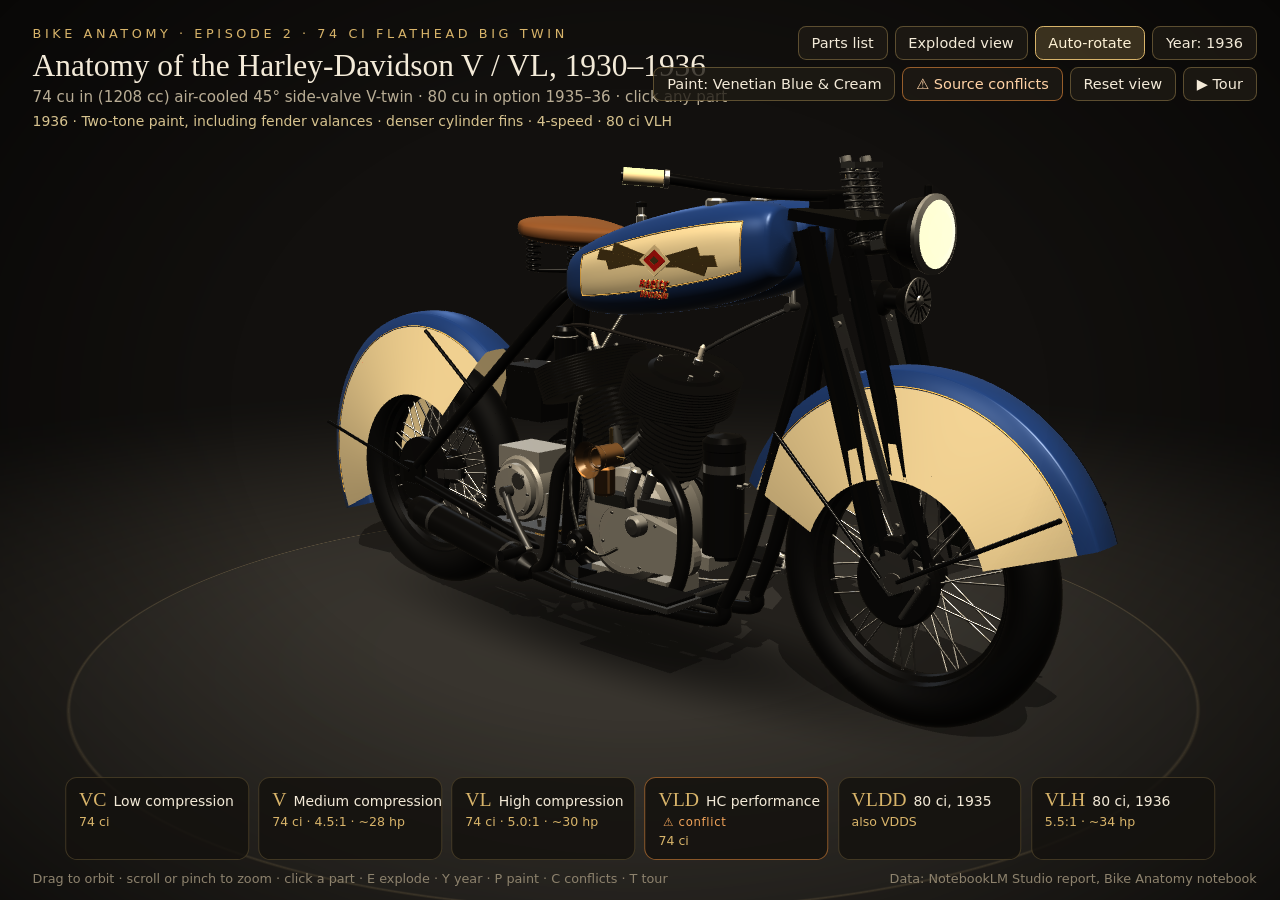
<file: bikes/v-vl/index.html>
<!doctype html>
<html lang="en">
<head>
<meta charset="utf-8">
<meta name="viewport" content="width=device-width,initial-scale=1,maximum-scale=1">
<title>Anatomy of the Harley-Davidson V / VL, 1930–1936</title>
<style>
:root{--u:1px;--brass:#d8b46a;--ink:#f3ead8;--mute:#b9ad95;--bg:#12100d;--panel:rgba(20,18,14,.86)}
*{box-sizing:border-box}
html,body{margin:0;height:100%;background:#0b0a08;color:var(--ink);font-family:system-ui,-apple-system,"Segoe UI",Roboto,Helvetica,Arial,sans-serif;overflow:hidden}
#stage{position:absolute;left:0;top:0;width:100%;height:100%;overflow:hidden;background:#12100d}
#stage.fixed{left:50%;top:50%;transform:translate(-50%,-50%)}
canvas{position:absolute;left:0;top:0;width:100%;height:100%;display:block;touch-action:none;cursor:grab}
canvas.drag{cursor:grabbing} canvas.hot{cursor:pointer}
#vignette{position:absolute;inset:0;pointer-events:none;background:radial-gradient(ellipse at 50% 45%,rgba(0,0,0,0) 45%,rgba(0,0,0,.62) 100%)}
#titleBlock{position:absolute;left:calc(var(--u)*28);top:calc(var(--u)*22);max-width:calc(var(--u)*640);pointer-events:none}
#titleBlock .k{font-size:calc(var(--u)*11);letter-spacing:.28em;color:var(--brass);text-transform:uppercase}
#titleBlock h1{margin:calc(var(--u)*6) 0 calc(var(--u)*4);font-family:Georgia,"Times New Roman",serif;font-weight:normal;font-size:calc(var(--u)*27);line-height:1.15;color:var(--ink)}
#titleBlock p{margin:0;font-size:calc(var(--u)*13);color:var(--mute)}
#toolbar{position:absolute;right:calc(var(--u)*20);top:calc(var(--u)*22);display:flex;gap:calc(var(--u)*6);flex-wrap:wrap;justify-content:flex-end;max-width:60%}
button{font:inherit;font-size:calc(var(--u)*12.5);color:var(--ink);background:rgba(30,27,21,.8);border:1px solid rgba(216,180,106,.35);border-radius:calc(var(--u)*7);padding:calc(var(--u)*7) calc(var(--u)*11);cursor:pointer;transition:background .2s,border-color .2s}
button:hover{background:rgba(60,50,32,.9);border-color:var(--brass)}
button.on{background:rgba(216,180,106,.22);border-color:var(--brass);color:#fff3d6}
#partsDrawer{position:absolute;left:calc(var(--u)*20);top:calc(var(--u)*118);bottom:calc(var(--u)*150);width:calc(var(--u)*250);background:var(--panel);border:1px solid rgba(216,180,106,.2);border-radius:calc(var(--u)*10);padding:calc(var(--u)*10);overflow:auto;transform:translateX(-120%);transition:transform .35s ease;font-size:calc(var(--u)*12.5)}
#partsDrawer.open{transform:none}
#partsDrawer h4{margin:calc(var(--u)*10) 0 calc(var(--u)*4);font-size:calc(var(--u)*10.5);letter-spacing:.16em;text-transform:uppercase;color:var(--mute);font-weight:600}
#partsDrawer h4:first-child{margin-top:0}
#partsDrawer a{display:block;padding:calc(var(--u)*4) calc(var(--u)*6);border-radius:calc(var(--u)*5);color:var(--ink);text-decoration:none;cursor:pointer}
#partsDrawer a:hover,#partsDrawer a.sel{background:rgba(216,180,106,.16)}
.dot{display:inline-block;width:calc(var(--u)*8);height:calc(var(--u)*8);border-radius:50%;margin-right:calc(var(--u)*7);vertical-align:middle}
#panel{position:absolute;right:calc(var(--u)*20);top:calc(var(--u)*78);width:calc(var(--u)*370);max-height:calc(100% - var(--u)*240);overflow:auto;background:var(--panel);border:1px solid rgba(216,180,106,.28);border-radius:calc(var(--u)*12);padding:calc(var(--u)*18) calc(var(--u)*20);opacity:0;transform:translateX(calc(var(--u)*30));transition:opacity .35s ease,transform .35s ease;pointer-events:none;box-shadow:0 calc(var(--u)*10) calc(var(--u)*40) rgba(0,0,0,.45)}
#panel.show{opacity:1;transform:none;pointer-events:auto}
#panel .x{position:absolute;right:calc(var(--u)*10);top:calc(var(--u)*8);background:none;border:none;font-size:calc(var(--u)*18);color:var(--mute);padding:calc(var(--u)*4)}
#panel .chip{display:inline-block;font-size:calc(var(--u)*10.5);letter-spacing:.14em;text-transform:uppercase;padding:calc(var(--u)*3) calc(var(--u)*8);border-radius:calc(var(--u)*20);border:1px solid currentColor;margin-bottom:calc(var(--u)*8)}
#panel h2{font-family:Georgia,"Times New Roman",serif;font-weight:normal;font-size:calc(var(--u)*23);margin:0 0 calc(var(--u)*10);line-height:1.2}
#panel ul{margin:0;padding-left:calc(var(--u)*16);font-size:calc(var(--u)*13);line-height:1.45}
#panel li{margin-bottom:calc(var(--u)*5)}
#panel .fin{margin-top:calc(var(--u)*10);font-size:calc(var(--u)*12);color:var(--mute)}
#panel .fin b{color:var(--ink);font-weight:600}
#panel .weak{margin-top:calc(var(--u)*12);border-left:calc(var(--u)*3) solid #c75a4f;background:rgba(199,90,79,.1);padding:calc(var(--u)*8) calc(var(--u)*10);border-radius:0 calc(var(--u)*6) calc(var(--u)*6) 0;font-size:calc(var(--u)*12.5);line-height:1.45}
#panel .weak h3{margin:0 0 calc(var(--u)*4);font-size:calc(var(--u)*10.5);letter-spacing:.14em;text-transform:uppercase;color:#e58a7f}
#panel .weak p{margin:0 0 calc(var(--u)*4)}
#panel .note{margin-top:calc(var(--u)*10);font-size:calc(var(--u)*11.5);color:#d7c38f;font-style:italic}
#panel .src{margin-top:calc(var(--u)*10);font-size:calc(var(--u)*10.5);color:#8d826d}
#variants{position:absolute;left:50%;bottom:calc(var(--u)*34);transform:translateX(-50%);display:flex;gap:calc(var(--u)*8)}
.var{width:calc(var(--u)*196);background:var(--panel);border:1px solid rgba(216,180,106,.22);border-radius:calc(var(--u)*10);padding:calc(var(--u)*8) calc(var(--u)*11);cursor:pointer;transition:border-color .2s,background .2s}
.var:hover{border-color:rgba(216,180,106,.6)} .var.on{border-color:var(--brass);background:rgba(60,48,26,.9)}
.var b{font-family:Georgia,serif;font-size:calc(var(--u)*19);color:var(--brass);font-weight:normal;margin-right:calc(var(--u)*6)}
.var span{font-size:calc(var(--u)*12);color:var(--ink);white-space:nowrap}.var i{font-style:normal;color:var(--brass)}
.var div{font-size:calc(var(--u)*10.8);color:var(--mute);margin-top:calc(var(--u)*3);line-height:1.35}
#hint{position:absolute;left:calc(var(--u)*28);bottom:calc(var(--u)*12);font-size:calc(var(--u)*11);color:#8d826d;pointer-events:none}
#credit{position:absolute;right:calc(var(--u)*20);bottom:calc(var(--u)*12);font-size:calc(var(--u)*11);color:#8d826d;pointer-events:none}
#tooltip{position:absolute;pointer-events:none;background:rgba(20,18,14,.92);border:1px solid rgba(216,180,106,.4);padding:calc(var(--u)*4) calc(var(--u)*8);border-radius:calc(var(--u)*5);font-size:calc(var(--u)*12);opacity:0;transition:opacity .15s;white-space:nowrap}
#caption{position:absolute;left:calc(var(--u)*56);bottom:calc(var(--u)*58);max-width:calc(var(--u)*720);opacity:0;transform:translateY(calc(var(--u)*14));transition:opacity .45s ease,transform .45s ease;pointer-events:none;text-shadow:0 2px 18px rgba(0,0,0,.8)}
#caption.show{opacity:1;transform:none}
#caption .k{font-size:calc(var(--u)*13);letter-spacing:.3em;text-transform:uppercase;color:var(--brass)}
#caption .t{font-family:Georgia,"Times New Roman",serif;font-size:calc(var(--u)*46);line-height:1.08;margin:calc(var(--u)*6) 0}
#caption .s{font-size:calc(var(--u)*18);color:#e4d9c1;line-height:1.35}
#caption .bar{width:calc(var(--u)*64);height:calc(var(--u)*3);background:var(--brass);margin-bottom:calc(var(--u)*12)}
#card{position:absolute;inset:0;display:flex;align-items:center;justify-content:center;text-align:center;opacity:0;pointer-events:none;background:radial-gradient(ellipse at 50% 50%,rgba(14,12,9,.45) 0%,rgba(10,9,7,.82) 75%)}
#card .in{max-width:calc(var(--u)*980);padding:0 calc(var(--u)*40)}
#card .k{font-size:calc(var(--u)*15);letter-spacing:.42em;text-transform:uppercase;color:var(--brass)}
#card h1{font-family:Georgia,"Times New Roman",serif;font-weight:normal;font-size:calc(var(--u)*56);line-height:1.1;margin:calc(var(--u)*16) 0 calc(var(--u)*14)}
#card .s{font-size:calc(var(--u)*20);color:#e4d9c1}
#card .rule{width:calc(var(--u)*120);height:1px;background:var(--brass);margin:calc(var(--u)*22) auto}
#card .c{font-size:calc(var(--u)*14);color:#a99c82;letter-spacing:.05em}
body.tour .chrome{display:none!important}
body.tour canvas{cursor:default}
body.tour #panel{top:calc(var(--u)*60);right:calc(var(--u)*44);width:calc(var(--u)*400);max-height:none;overflow:hidden}
body.tour #panel .x{display:none}
body.tour #panel ul{font-size:calc(var(--u)*14.5)}
body.tour #panel h2{font-size:calc(var(--u)*26)}
body.capture #caption,body.capture #panel{transition:none!important}
body.tour #credit{right:calc(var(--u)*44);bottom:calc(var(--u)*20);font-size:calc(var(--u)*12)}
#err{position:absolute;inset:0;display:none;align-items:center;justify-content:center;font-size:16px;color:var(--ink);background:#12100d;text-align:center;padding:30px}
@media (max-width:760px){#panel{left:10px;right:10px;width:auto;top:auto;bottom:10px;max-height:45%}#variants{display:none}#titleBlock h1{font-size:20px}#toolbar{top:auto;bottom:10px;left:10px;right:10px;max-width:none;justify-content:center}#hint{display:none}}
.var{width:calc(var(--u)*158)}
.var b{font-size:calc(var(--u)*17)}
.var.flag{border-color:rgba(232,140,60,.55)}
.var .cf{display:inline-block;margin-left:calc(var(--u)*4);font-size:calc(var(--u)*10);color:#f0a35a;letter-spacing:.06em}
#panel .conf{margin-top:calc(var(--u)*12);border-left:calc(var(--u)*3) solid #e88c3c;background:rgba(232,140,60,.11);padding:calc(var(--u)*8) calc(var(--u)*10);border-radius:0 calc(var(--u)*6) calc(var(--u)*6) 0;font-size:calc(var(--u)*12.3);line-height:1.42}
#panel .conf h3{margin:0 0 calc(var(--u)*4);font-size:calc(var(--u)*10.5);letter-spacing:.14em;text-transform:uppercase;color:#f0a35a}
#panel .conf h4{margin:0 0 calc(var(--u)*4);font-size:calc(var(--u)*13);font-weight:600;color:var(--ink)}
#panel .conf p{margin:0 0 calc(var(--u)*4)}
#panel .conf .kd{font-size:calc(var(--u)*10.5);color:#d8a070;letter-spacing:.05em}
#panel .conf b{color:#ffd9b0;font-weight:600}
#panel .nodata{margin-top:calc(var(--u)*6);padding:calc(var(--u)*8) calc(var(--u)*10);border:1px dashed rgba(185,173,149,.45);border-radius:calc(var(--u)*6);font-size:calc(var(--u)*12.5);color:var(--mute);line-height:1.45}
#panel .yr{display:flex;gap:calc(var(--u)*10);padding:calc(var(--u)*5) calc(var(--u)*8);border-radius:calc(var(--u)*6);font-size:calc(var(--u)*13.5);line-height:1.35;color:#8d826d;transition:none}
#panel .yr b{font-family:Georgia,serif;font-weight:normal;font-size:calc(var(--u)*17);color:#8d826d;min-width:calc(var(--u)*46)}
#panel .yr.on{background:rgba(216,180,106,.18);color:var(--ink)}
#panel .yr.on b{color:var(--brass)}
#panel .yr.past{color:#c9bda4}
#panel .yr.past b{color:#b59a63}
#titleBlock .yl{margin-top:calc(var(--u)*6);font-size:calc(var(--u)*12);color:#d7c38f}
#bConf{border-color:rgba(232,140,60,.6);color:#ffd2a6}
#bConf.on{background:rgba(232,140,60,.25)}
body.tour #panel .yr{font-size:calc(var(--u)*15)}
#toolbar{max-width:49%}
</style>
</head>
<body>
<div id="stage">
  <canvas id="gl"></canvas>
  <div id="vignette"></div>
  <header id="titleBlock" class="chrome">
    <div class="k">Bike Anatomy · Episode 2 · 74 ci Flathead Big Twin</div>
    <h1>Anatomy of the Harley-Davidson V / VL, 1930–1936</h1>
    <p>74 cu in (1208 cc) air-cooled 45° side-valve V-twin · 80 cu in option 1935–36 · click any part</p>
    <div class="yl" id="yearLine"></div>
  </header>
  <div id="toolbar" class="chrome">
    <button id="bParts">Parts list</button>
    <button id="bExplode">Exploded view</button>
    <button id="bRotate" class="on">Auto-rotate</button>
    <button id="bYear">Year: 1936</button>
    <button id="bFinish">Paint</button>
    <button id="bConf">⚠ Source conflicts</button>
    <button id="bReset">Reset view</button>
    <button id="bTour">▶ Tour</button>
  </div>
  <aside id="partsDrawer" class="chrome"></aside>
  <aside id="panel"></aside>
  <div id="variants" class="chrome"></div>
  <div id="hint" class="chrome">Drag to orbit · scroll or pinch to zoom · click a part · E explode · Y year · P paint · C conflicts · T tour</div>
  <div id="tooltip" class="chrome"></div>
  <div id="caption"><div class="bar"></div><div class="k"></div><div class="t"></div><div class="s"></div></div>
  <div id="card"><div class="in"><div class="k"></div><h1></h1><div class="s"></div><div class="rule"></div><div class="c">Data: NotebookLM Studio report, Bike Anatomy notebook</div></div></div>
  <div id="credit">Data: NotebookLM Studio report, Bike Anatomy notebook</div>
  <div id="err">WebGL is not available in this browser.</div>
</div>
<script>
'use strict';
/* Harley-Davidson V-Series (V / VL, 1930–1936) anatomy viewer. Bike Anatomy, episode 2.
   Pure HTML5 + vanilla JS + raw WebGL1, no dependencies, no external URLs.
   All part and spec text comes from the NotebookLM Studio report
   "The Art Deco Flathead: Anatomy & Restoration of the Harley-Davidson V-Series (1930–1936)".
   Where the report contradicts itself or flags a disputed figure, the viewer shows it (CONFLICTS). */
/* ---------------------------- report data ---------------------------- */
const SYS = {
  engine:{name:'Engine & oiling', col:'#e0913a'},
  trans:{name:'Transmission & clutch', col:'#d4bb45'},
  drive:{name:'Primary & final drive', col:'#9cc04a'},
  frame:{name:'Frame & suspension', col:'#5aaed3'},
  brakes:{name:'Brakes & wheels', col:'#d9685c'},
  body:{name:'Tanks, body & styling', col:'#a98be0'},
  elec:{name:'Electrics & controls', col:'#5fcfae'}
};
const SYS_ORDER=['engine','trans','drive','frame','brakes','body','elec'];
const NODATA='No data: the Studio report does not describe this part. The shape is a generic placeholder so the bike reads as a whole.';
/* Conflicts and hedged values found in the report itself. Nothing here is hidden in the UI. */
const CONFLICTS = {
 vld:{title:'VLD displacement: 80 ci or 74 ci?', kind:'Explicit conflict · report §7',
  a:'National Motorcycle Museum exhibit sheet for a “1936 Harley-Davidson VLD”: 80 cubic inches, 34 horsepower, 3.42″ × 4.25″ bore and stroke.',
  b:'Primary model references (Riding Vintage, Steve Slocombe’s VL Heaven research, factory shop dope): VLD was the 74 cubic inch high-compression performance variant. The 80 ci engine was VLDD / VDDS in 1935 and VLH / VHS / VFH / VFHS in 1936.',
  res:'Report’s resolution: the museum specs are an 80 ci VLH sheet mislabeled as VLD. Stamps reading 36VLD… designate a 74 ci case; an authentic 1936 80 ci engine reads 36VLH… or 36VFH….'},
 launch:{title:'Launch: mid-1929 or 1930?', kind:'Internal inconsistency · report §1–2, §7',
  a:'The introduction says the V-Series arrived “in mid-1929”, two months before the crash, and §2 mentions “early 1929 mid-year releases”.',
  b:'§2 calls it “the initial 1930 V-Series”, and the spec table lists production as 1930–1936.',
  res:'Not resolved in the report. The viewer uses 1930–1936, as in the spec table.'},
 bore:{title:'74 ci bore × stroke marked approximate', kind:'Hedged value · report §7',
  a:'Spec table: 3.00″ × 5.25″, labelled “(approx 74ci geometry)”.',
  b:'No other 74 ci bore and stroke appears in the report. The 80 ci figure, 3.42″ × 4.25″, carries no hedge.',
  res:'Shown as reported and flagged as approximate.'},
 rl:{title:'Springer fork on “RL” models from 1930?', kind:'Internal inconsistency · report §2, §5',
  a:'§5: the forged I-beam springer fork was “used from 1930 through 1936 on VL and RL models”.',
  b:'§2: the R-series 45 cubic inch twins ran 1932–1936; the D-series covered 1930–1931.',
  res:'Not resolved in the report.'}
};
const CONF_ORDER=['vld','launch','bore','rl'];
const DATA = {
 cyl:{sys:'engine',name:'Cylinders & detachable heads',sec:'§3, §7',specs:[
  '45-degree, air-cooled, side-valve (flathead) V-twin',
  'Standard displacement 74 cu in (1208 cc); an 80 cu in (1310 cc) option arrived in 1935 and 1936',
  'Bore × stroke: 74 ci 3.00″ × 5.25″ (marked “approx 74ci geometry”); 80 ci 3.42″ × 4.25″',
  'Compression: V medium 4.5:1 · VL high 5.0:1 · VLH high 5.5:1',
  'Output: ~28 hp (V) · ~30 hp (VL) · ~34 hp (VLH)',
  'Completely detachable heads with newly developed gasket technology, which made carbon scraping and valve grinding much simpler',
  'Barrels and heads are black. 1936 barrels and heads carry a denser set of cooling fins'],
  conf:['bore','vld']},
 valves:{sys:'engine',name:'Side valves & cam gear case',sec:'§3',specs:[
  'Flathead valves are mounted parallel to the cylinder bore inside the engine block itself',
  'Actuated from below by a gear-driven camshaft',
  'On overhead-valve engines, by contrast, the valves sit in the cylinder head']},
 crank:{sys:'engine',name:'Crankcase & engine number',sec:'§2, §7, §8',specs:[
  'Engine numbers stamped into the crankcase identify production year, engine family and basic compression ratio',
  'They rarely encode the full factory sales configuration: read them as period model-reference data, not modern VIN codes',
  'A 36VLD… stamp designates a 74 ci case; an authentic 1936 80 ci engine is stamped 36VLH… or 36VFH…',
  'Oil fed into the crankcase lubricates the flywheels, rods and cylinder walls'],
  conf:['vld']},
 oilpump:{sys:'engine',name:'Mechanical oil pump',sec:'§3',specs:[
  'Total-loss oiling: a mechanical pump feeds fresh oil from the oil tank directly into the crankcase, based on engine speed',
  'The oil lubricates flywheels, rods and cylinder walls, then burns off or exits the engine',
  'Not recirculating, unlike modern sump engines or the dry-sump system introduced on the 1936 OHV Knucklehead']},
 carb:{sys:'engine',name:'Carburetor',sec:'§3, §6',specs:[
  '1931 twins: Schebler Deluxe carburetors',
  'From 1933: Linkert Model M, made by L&L Manufacturing',
  'Linkert: cast in durable bronze, with a side-draft venturi and mechanical choke and throttle linkages',
  'Tunable high- and low-speed metering needles'],
  work:['Seized brass intake nipples in cast-iron VL cylinders: pipe wrenches crush the thin brass and ruin the intake threads. The fix is to heat the cast-iron boss with a torch, apply penetrating fluid and unscrew the nipple with an expanding internal extractor.']},
 exhaust:{sys:'engine',name:'Exhaust & muffler',nodata:true},
 gear:{sys:'trans',name:'Transmission',sec:'§4',specs:[
  'Standard for most of the run: 3-speed hand-shift transmission',
  'Reverse gearbox option (1931–1936), popular on commercial Servi-Cars and sidecar rigs',
  '1936: constant-mesh 4-speed, Harley-Davidson’s first, predating the Knucklehead 4-speed by several months',
  'Countershaft gear clusters ride on 22 needle bearings per side',
  'Dry countershaft end-play 0.007–0.012 in, measured between first-gear thrust washer and case bushing; selective thrust washers up to 0.110 in'],
  work:['The fourth-gear main seal is the main source of drivetrain oil leaks. If the small L-shaped indexing key is missing or out of position, fourth gear spins inside the seal race and destroys the seal.']},
 mountplate:{sys:'trans',name:'Mounting plate & shims',sec:'§4',specs:[
  'The transmission mounts to a flat steel plate via four threaded studs on the case bottom',
  'Install: mount the inner primary cover to the engine case first, then feeler-gauge the gaps between plate and frame bosses',
  'Fill the gaps with custom steel or brass shims (e.g. 0.007-inch stock)'],
  work:['Never force the case into alignment with frame bolts. Torquing unshimmed bolts twists the case, puts the mainshaft out of parallel with the crankshaft and binds the mainshaft bushing.']},
 clutch:{sys:'trans',name:'Dry multi-plate foot clutch',sec:'§4',specs:[
  'Foot-clutch-operated dry multi-plate clutch, driven by the primary',
  'Friction plates alternate with steel drive plates',
  'Controlled by a hand-shifter linkage and foot pedal']},
 shifter:{sys:'trans',name:'Hand shifter',sec:'§4',specs:[
  'Gears are selected by hand: the standard gearbox was a 3-speed hand-shift transmission',
  'The report says the clutch assembly is “controlled by a hand-shifter linkage and foot pedal”']},
 kick:{sys:'trans',name:'Kick starter',nodata:true},
 primary:{sys:'drive',name:'Duplex primary chain',sec:'§4',specs:[
  'Power flows from the crankshaft via a heavy-duty duplex primary chain',
  'The primary drives the foot-clutch-operated dry multi-plate clutch']},
 pcover:{sys:'drive',name:'Primary cover',sec:'§4',specs:[
  'Steel primary cover enclosing the duplex primary chain',
  'When the transmission is installed, the inner primary cover goes onto the engine case first, before the plate is shimmed']},
 final:{sys:'drive',name:'Final drive',sec:'§2, §4',specs:[
  'Engine torque reaches the rear wheel through a heavy-duty drivetrain designed for sidecars and commercial delivery loads',
  'Sidecar gearing was a factory package: the “S” suffix'],
  note:'The report names final drive in a section heading but gives no chain or sprocket specs.'},
 frame:{sys:'frame',name:'Frame',sec:'§2, §5, §7',specs:[
  'Rigid steel double down tube frame with a rigid rear triangle',
  'A new frame design for the V-Series, promising improved strength and lower maintenance',
  'Built to bridge high-speed paved highways and rough rural dirt roads',
  'Curb weight (solo): ~535–545 lb (V / VL); ~545 lb (VLH / VLDD). Early mid-year releases weighed nearly 100 lb more than the J model'],
  conf:['launch']},
 fork:{sys:'frame',name:'Forged I-beam springer fork',sec:'§5',specs:[
  'Forged steel I-beam legs replaced light tubular construction',
  'Fitted with hand-adjustable “Ride Control” friction dampers',
  'Used from 1930 through 1936 on VL and RL models'],
  conf:['rl']},
 ridecontrol:{sys:'frame',name:'“Ride Control” friction dampers',sec:'§5',specs:[
  'Hand-adjustable friction dampers on the springer fork',
  'They absorb high-speed road oscillations']},
 saddle:{sys:'frame',name:'Saddle & sprung seat post',sec:'§5, §6',specs:[
  'The rigid rear triangle is paired with a sprung seat post',
  '1933: the optional factory double “Buddy Seat” was introduced'],
  note:'The report gives no saddle specs.'},
 boards:{sys:'frame',name:'Footboards',nodata:true},
 fwheel:{sys:'brakes',name:'Front wheel & tire',sec:'§5, §7',specs:[
  'Drop-center steel rims replaced older clincher designs',
  'Standard 19 × 4.00 in, a 1-inch rim diameter increase over the J-series',
  'Lower seat height combined with increased ground clearance',
  'Wider 19 × 4.40 in tires optional for rough conditions'],
  note:'Wheels were fully interchangeable front to rear.'},
 rwheel:{sys:'brakes',name:'Rear wheel & tire',sec:'§5, §7',specs:[
  '19 × 4.00 in on a drop-center steel rim (19 × 4.40 in optional)',
  'Fully interchangeable with the front wheel']},
 fbrake:{sys:'brakes',name:'Front drum brake',sec:'§5',specs:[
  'Internal expansion mechanical drum brake',
  'Correct mechanical setup gives smooth, reliable braking, despite vintage drums’ poor reputation',
  'Relining: drill out hard or oil-soaked linings and fit brass-riveted linings (e.g. Good Old Motorcycle Parts Co. kits or Paughco steel shoes)',
  'Arc the shoes against 120-grit emery cloth glued inside the drum until 100% contact; chamfer lining edges to stop chatter'],
  work:['Original linings contained asbestos: always wear respiratory protection.']},
 rbrake:{sys:'brakes',name:'Rear drum brake',sec:'§5',specs:[
  'Internal expansion mechanical drum brake',
  'A frame-locating tab on the backing plate stops it rotating during braking',
  'Self-centering: the pivot stud hole is elongated. Loosen the outer nut, press the pedal hard, then tighten the nut while holding pressure'],
  work:['Decades of stress crack or twist original tabs, and cheap reproduction tabs can shear completely. Inspect the tab carefully.']},
 tank:{sys:'body',name:'Fuel tank & paint',sec:'§2, §6',specs:[
  'With funds tight in the Depression, Harley-Davidson leaned on bold two-tone paint, distinctive tank motifs and badge revisions',
  '1933: Olive Green discontinued as standard paint',
  '1933–1935: Mandarin Red & Black, as on the museum VLD bikes',
  '1936 two-tone schemes: Maroon & Nile Green, Sherwood Green & Silver, Teak Red & Black, Dusk Gray & Buff, Venetian Blue & Cream'],
  note:'The report gives no tank capacity. Paint colours on the model are approximations of the named schemes. Two-tone second colours also cover the fender side valances.'},
 oiltank:{sys:'body',name:'Oil tank & hand pump',sec:'§3',specs:[
  'Holds the fresh oil that the mechanical pump feeds to the crankcase (total-loss)',
  'Riders used a manual hand pump to add extra oil during high-speed running or heavy climbing'],
  note:'The report does not say where the oil tank sits; the model places it in the left tank half.'},
 graphics:{sys:'body',name:'Tank graphics',sec:'§6',specs:[
  '1930–1932: red Harley-Davidson script wordmark',
  '1933: red teardrop panel, gold Art Deco bird and script lettering (the report’s one-year bird)',
  '1934–1936: winged Art Deco badge with Harley-Davidson lettering (the report’s 1934 diamond, drawn as the museum winged badge)'],
  note:'The report names the 1933 bird and the 1934 diamond only. Early script, and a winged badge through 1936, follow museum bikes (1932 VL, 1933 VLD, 1934 VLD, 1936 VLH). Use the Year button.'},
 ffender:{sys:'body',name:'Front fender',nodata:true,
  note:'When a paint has a second colour, that colour is the fender side valance: cream on Venetian, silver on Sherwood, black on Mandarin Red & Black.'},
 rfender:{sys:'body',name:'Rear fender',nodata:true,
  note:'Same two-tone valance treatment as the front fender.'},
 horn:{sys:'body',name:'Horn & Sunburst faceplate',sec:'§6',specs:[
  '1931: the famous “Sunburst” horn faceplate is introduced on all twin models']},
 tail:{sys:'body',name:'Tail light',sec:'§6',specs:[
  '1934: streamlined Airflow tail light',
  '1935: cast-metal Beehive tail light'],
  note:'No tail-light design is described for 1930–1933; the model shows a plain lamp for those years.'},
 gen:{sys:'elec',name:'32E generator',sec:'§6',specs:[
  '6-volt electrical system',
  'Standard models: 32E generator paired with battery, coil and breaker-points ignition'],
  work:['Restorers often convert 32E generators from early 3-brush regulation to solid-state 2-brush setups, for more reliable charging at low idle.']},
 ign:{sys:'elec',name:'Coil & breaker-points ignition',sec:'§2, §6',specs:[
  'Standard models: battery, coil and breaker-points ignition',
  'Competition and export variants (e.g. VE, VCE, VLE) used direct magneto ignition',
  'The “E” suffix denotes magneto ignition trim']},
 battery:{sys:'elec',name:'Battery',sec:'§6',specs:[
  'Part of the 6-volt system on standard models, paired with the 32E generator, coil and breaker points'],
  note:'The report gives no battery specs.'},
 bars:{sys:'elec',name:'Handlebars & internal control coils',sec:'§6',specs:[
  'Clean, uncluttered internal control linkages',
  'Throttle and spark advance run on internal steel control coils routed entirely inside the hollow handlebars, with no external cables'],
  note:'Grips are cream on 1936 and on two-tone schemes, black rubber otherwise. The report does not specify grip colour.'},
 headlamp:{sys:'elec',name:'Headlamp',nodata:true,
  note:'The report does not describe the lamp. 1930, the first year of the 74: twin bullet lamps and a round fork toolbox (Bonhams 30VL10916 and period notes). 1931–1936: one central lamp, as on the museum bikes.'}
};
const SUFFIXES='Equipment suffixes: S sidecar gearing · M commercial trim · G gear/commercial variant · E magneto ignition trim · J performance trim.';
const VARIANTS = [
 {code:'VC', label:'Low compression', info:'74 ci', parts:['cyl'],
  text:'Suffix C marks low compression in the report’s suffix decoding. The report gives no compression ratio or output for the VC.'},
 {code:'V', label:'Medium compression', info:'74 ci · 4.5:1 · ~28 hp', parts:['cyl'],
  text:'The standard medium-compression 74 cubic inch big twin: 4.5:1 compression, about 28 horsepower.'},
 {code:'VL', label:'High compression', info:'74 ci · 5.0:1 · ~30 hp', parts:['cyl','carb'],
  text:'The high-compression 74 cubic inch model: 5.0:1 compression, about 30 horsepower. The spec table gives V / VL production as 1930–1936.'},
 {code:'VLD', label:'HC performance', info:'74 ci', parts:['cyl','crank'], conf:'vld',
  text:'The 74 cubic inch high-compression performance variant, produced throughout the V-series run (VD / VLD). A museum exhibit sheet lists a 1936 VLD as 80 ci and 34 hp; the report treats that as a mislabeled VLH sheet.'},
 {code:'VLDD', label:'80 ci, 1935', info:'also VDDS', parts:['cyl'],
  text:'The first 80 cubic inch (1310 cc) flatheads, designated VLDD and VDDS in 1935.'},
 {code:'VLH', label:'80 ci, 1936', info:'5.5:1 · ~34 hp', parts:['cyl','gear'],
  text:'The 1936 80 cubic inch high-compression engine: 3.42″ × 4.25″ bore and stroke, 5.5:1 compression, about 34 horsepower. Siblings: VHS, VFH, VFHS. 1936 also brought the first constant-mesh 4-speed.'}
];
const YEARS=[1930,1931,1932,1933,1934,1935,1936];
const YEAR_NOTES={
 1930:'Twin bullet lamps and a cylindrical fork toolbox on the first-year 74 · new frame · script tank wordmark',
 1931:'Single headlamp · “Sunburst” horn · Schebler Deluxe · reverse gearbox option · script wordmark',
 1932:'Script tank wordmark continues · Servi-Car introduced · R-series 45 twins begin',
 1933:'Red teardrop, gold bird and script · Olive dropped · Mandarin Red & Black · Buddy Seat · Linkert',
 1934:'Winged tank badge · streamlined Airflow tail light · Mandarin Red & Black',
 1935:'Cast-metal Beehive tail light · first 80 ci flatheads (VLDD / VDDS) · Mandarin Red & Black',
 1936:'Two-tone paint, including fender valances · denser cylinder fins · 4-speed · 80 ci VLH'
};
/* paint: names from the report (§6); RGB values are the viewer's approximations */
const PAINTS=[
 {id:'olive',name:'Olive Green',years:'standard until 1933',body:[0.25,0.31,0.16],frame:[0.21,0.26,0.14],tone:[0.25,0.31,0.16]},
 {id:'mandarin',name:'Mandarin Red & Black',years:'1933–1935',body:[0.58,0.08,0.05],frame:[0.035,0.034,0.032],tone:[0.055,0.05,0.048]},
 {id:'maroon',name:'Maroon & Nile Green',years:'1936',body:[0.34,0.05,0.07],frame:[0.035,0.034,0.032],tone:[0.50,0.68,0.52]},
 {id:'sherwood',name:'Sherwood Green & Silver',years:'1936',body:[0.08,0.22,0.13],frame:[0.035,0.034,0.032],tone:[0.70,0.71,0.72]},
 {id:'teak',name:'Teak Red & Black',years:'1936',body:[0.52,0.12,0.07],frame:[0.035,0.034,0.032],tone:[0.04,0.04,0.04]},
 {id:'dusk',name:'Dusk Gray & Buff',years:'1936',body:[0.33,0.34,0.35],frame:[0.035,0.034,0.032],tone:[0.76,0.63,0.42]},
 {id:'venetian',name:'Venetian Blue & Cream',years:'1936',body:[0.11,0.22,0.46],frame:[0.035,0.034,0.032],tone:[0.86,0.80,0.62]}
];
/* ------------------------------ params ------------------------------ */
const Q = new URLSearchParams(location.search);
const TOUR = Q.get('tour') === '1';
const FW = parseInt(Q.get('w'),10)||0, FH = parseInt(Q.get('h'),10)||0;
const T0 = parseFloat(Q.get('t'))||0;
const FREEZE = Q.get('freeze') === '1';
const CAPTURE = Q.get('capture') === '1';   // fixed-timestep frame capture: window.__renderAt(t)

/* ------------------------------ vec/mat ------------------------------ */
const add=(a,b)=>[a[0]+b[0],a[1]+b[1],a[2]+b[2]], sub=(a,b)=>[a[0]-b[0],a[1]-b[1],a[2]-b[2]];
const scl=(a,s)=>[a[0]*s,a[1]*s,a[2]*s], dot=(a,b)=>a[0]*b[0]+a[1]*b[1]+a[2]*b[2];
const cross=(a,b)=>[a[1]*b[2]-a[2]*b[1],a[2]*b[0]-a[0]*b[2],a[0]*b[1]-a[1]*b[0]];
const len=a=>Math.hypot(a[0],a[1],a[2]);
const norm=a=>{const l=len(a)||1;return [a[0]/l,a[1]/l,a[2]/l];};
const lerp=(a,b,t)=>a+(b-a)*t, lerp3=(a,b,t)=>[lerp(a[0],b[0],t),lerp(a[1],b[1],t),lerp(a[2],b[2],t)];
const clamp=(x,a,b)=>Math.max(a,Math.min(b,x));
const ease=t=>{t=clamp(t,0,1);return t<.5?4*t*t*t:1-Math.pow(-2*t+2,3)/2;};
const TAU=Math.PI*2;
const M4={
 id(){const m=new Float32Array(16);m[0]=m[5]=m[10]=m[15]=1;return m;},
 mul(a,b){const o=new Float32Array(16);for(let c=0;c<4;c++)for(let r=0;r<4;r++){let s=0;for(let k=0;k<4;k++)s+=a[k*4+r]*b[c*4+k];o[c*4+r]=s;}return o;},
 trans(x,y,z){const m=M4.id();m[12]=x;m[13]=y;m[14]=z;return m;},
 scale(x,y,z){const m=M4.id();m[0]=x;m[5]=y;m[10]=z;return m;},
 persp(fovy,asp,n,f){const t=1/Math.tan(fovy/2),m=new Float32Array(16);m[0]=t/asp;m[5]=t;m[10]=(f+n)/(n-f);m[11]=-1;m[14]=2*f*n/(n-f);return m;},
 lookAt(e,c,u){const z=norm(sub(e,c)),x=norm(cross(u,z)),y=cross(z,x);const m=new Float32Array(16);
  m[0]=x[0];m[4]=x[1];m[8]=x[2];m[1]=y[0];m[5]=y[1];m[9]=y[2];m[2]=z[0];m[6]=z[1];m[10]=z[2];
  m[12]=-dot(x,e);m[13]=-dot(y,e);m[14]=-dot(z,e);m[15]=1;return m;},
 cols(x,y,z,o){const m=new Float32Array(16);m[0]=x[0];m[1]=x[1];m[2]=x[2];m[4]=y[0];m[5]=y[1];m[6]=y[2];m[8]=z[0];m[9]=z[1];m[10]=z[2];m[12]=o[0];m[13]=o[1];m[14]=o[2];m[15]=1;return m;}
};
/* frame whose local Y = axis and local X follows the hint */
function basisY(o,axis,hint){const y=norm(axis);let h=hint||(Math.abs(y[1])<0.95?[0,1,0]:[1,0,0]);
 if(Math.abs(dot(norm(h),y))>0.98)h=Math.abs(y[0])<0.9?[1,0,0]:[0,0,1];const x=norm(sub(h,scl(y,dot(h,y))));const z=cross(x,y);return M4.cols(x,y,z,o);}

/* --------------------------- mesh builder --------------------------- */
let V=null, XF=M4.id(), NM=[1,0,0,0,1,0,0,0,1], CUR=[1,1,1,0];
function setXF(m){XF=m;const a0=[m[0],m[1],m[2]],a1=[m[4],m[5],m[6]],a2=[m[8],m[9],m[10]];
 const c0=cross(a1,a2),c1=cross(a2,a0),c2=cross(a0,a1);NM=[c0[0],c0[1],c0[2],c1[0],c1[1],c1[2],c2[0],c2[1],c2[2]];} // inverse-transpose up to scale
function withXF(m,fn){const p=XF;setXF(M4.mul(p,m));fn();setXF(p);}
const MAT={PAINT:0,CHROME:1,MATTE:2,ALU:3,GLOW:4,BODY:5,FRAME:6,STRIPE:7};
function col(c,mat){CUR=[c[0],c[1],c[2],(mat||0)/8];}
function emit(p,n){const m=XF,x=p[0],y=p[1],z=p[2];
 V.push(m[0]*x+m[4]*y+m[8]*z+m[12],m[1]*x+m[5]*y+m[9]*z+m[13],m[2]*x+m[6]*y+m[10]*z+m[14]);
 const N=NM;const nx=N[0]*n[0]+N[3]*n[1]+N[6]*n[2],ny=N[1]*n[0]+N[4]*n[1]+N[7]*n[2],nz=N[2]*n[0]+N[5]*n[1]+N[8]*n[2];
 const l=Math.hypot(nx,ny,nz)||1;V.push(nx/l,ny/l,nz/l,CUR[0],CUR[1],CUR[2],CUR[3]);}
function tri(a,b,c,na,nb,nc){emit(a,na);emit(b,nb||na);emit(c,nc||na);}
function quad(a,b,c,d,na,nb,nc,nd){tri(a,b,c,na,nb,nc);tri(a,c,d,na,nc,nd);}
function box(cx,cy,cz,sx,sy,sz){const x0=cx-sx/2,x1=cx+sx/2,y0=cy-sy/2,y1=cy+sy/2,z0=cz-sz/2,z1=cz+sz/2;
 quad([x1,y0,z0],[x1,y1,z0],[x1,y1,z1],[x1,y0,z1],[1,0,0]);quad([x0,y0,z0],[x0,y0,z1],[x0,y1,z1],[x0,y1,z0],[-1,0,0]);
 quad([x0,y1,z0],[x0,y1,z1],[x1,y1,z1],[x1,y1,z0],[0,1,0]);quad([x0,y0,z0],[x1,y0,z0],[x1,y0,z1],[x0,y0,z1],[0,-1,0]);
 quad([x0,y0,z1],[x1,y0,z1],[x1,y1,z1],[x0,y1,z1],[0,0,1]);quad([x0,y0,z0],[x0,y1,z0],[x1,y1,z0],[x1,y0,z0],[0,0,-1]);}
/* oriented box */
function obox(c,xd,yd,sx,sy,sz){const x=norm(xd);const y=norm(sub(yd,scl(x,dot(yd,x))));const z=cross(x,y);withXF(M4.cols(x,y,z,c),()=>box(0,0,0,sx,sy,sz));}
/* surface of revolution around local Y; prof = [[r,h],...] */
function lathe(prof,seg){seg=seg||24;
 for(let k=0;k<prof.length-1;k++){const[r0,h0]=prof[k],[r1,h1]=prof[k+1];let nr=h1-h0,nh=-(r1-r0);const l=Math.hypot(nr,nh)||1;nr/=l;nh/=l;
  for(let j=0;j<seg;j++){const a0=j/seg*TAU,a1=(j+1)/seg*TAU,c0=Math.cos(a0),s0=Math.sin(a0),c1=Math.cos(a1),s1=Math.sin(a1);
   quad([r0*c0,h0,r0*s0],[r0*c1,h0,r0*s1],[r1*c1,h1,r1*s1],[r1*c0,h1,r1*s0],[nr*c0,nh,nr*s0],[nr*c1,nh,nr*s1],[nr*c1,nh,nr*s1],[nr*c0,nh,nr*s0]);}}}
function latheAt(o,axis,prof,seg,hint){withXF(basisY(o,axis,hint),()=>lathe(prof,seg));}
function disc(o,axis,r,t,seg){latheAt(o,axis,[[0,0],[r,0],[r,t],[0,t]],seg||24);}
/* grid surface with smooth normals from central differences */
function grid(P,closeU,closeV){const nu=P.length,nv=P[0].length,N=[];
 const g=(i,j)=>{i=closeU?(i+nu)%nu:clamp(i,0,nu-1);j=closeV?(j+nv)%nv:clamp(j,0,nv-1);return P[i][j];};
 let cen=[0,0,0];for(const r of P)for(const p of r)cen=add(cen,p);cen=scl(cen,1/(nu*nv));
 for(let i=0;i<nu;i++){N.push([]);for(let j=0;j<nv;j++){let n=cross(sub(g(i+1,j),g(i-1,j)),sub(g(i,j+1),g(i,j-1)));if(len(n)<1e-12)n=sub(P[i][j],cen);N[i].push(norm(n));}}
 const iu=closeU?nu:nu-1,iv=closeV?nv:nv-1;
 for(let i=0;i<iu;i++)for(let j=0;j<iv;j++){const i1=(i+1)%nu,j1=(j+1)%nv;quad(P[i][j],P[i1][j],P[i1][j1],P[i][j1],N[i][j],N[i1][j],N[i1][j1],N[i][j1]);}}
/* Catmull-Rom smoothing of a polyline */
function smooth(pts,n){if(pts.length<3)return pts;n=n||6;const o=[];
 for(let i=0;i<pts.length-1;i++){const p0=pts[Math.max(i-1,0)],p1=pts[i],p2=pts[i+1],p3=pts[Math.min(i+2,pts.length-1)];
  for(let s=0;s<n;s++){const t=s/n,t2=t*t,t3=t2*t;o.push([0,1,2].map(k=>0.5*((2*p1[k])+(-p0[k]+p2[k])*t+(2*p0[k]-5*p1[k]+4*p2[k]-p3[k])*t2+(-p0[k]+3*p1[k]-3*p2[k]+p3[k])*t3)));}}
 o.push(pts[pts.length-1]);return o;}
/* swept tube with parallel-transport frames */
function tube(pts,r,seg,closed,caps){seg=seg||10;const n=pts.length;if(n<2)return;const T=[];
 for(let i=0;i<n;i++){let a,b;if(closed){a=pts[(i-1+n)%n];b=pts[(i+1)%n];}else{a=pts[Math.max(i-1,0)];b=pts[Math.min(i+1,n-1)];}T.push(norm(sub(b,a)));}
 let Nn=Math.abs(T[0][1])<0.9?[0,1,0]:[1,0,0];Nn=norm(sub(Nn,scl(T[0],dot(Nn,T[0]))));
 const P=[];for(let i=0;i<n;i++){if(i>0)Nn=norm(sub(Nn,scl(T[i],dot(Nn,T[i]))));const B=cross(T[i],Nn);const ring=[];
  for(let j=0;j<seg;j++){const a=j/seg*TAU;ring.push(add(pts[i],add(scl(Nn,Math.cos(a)*r),scl(B,Math.sin(a)*r))));}P.push(ring);}
 grid(P,!!closed,true);
 if(!closed&&caps!==false){for(const [i,s] of [[0,-1],[n-1,1]]){const c=pts[i],rg=P[i],nn=scl(T[i],s);for(let j=0;j<seg;j++)tri(c,rg[j],rg[(j+1)%seg],nn);}}}
function cylAB(a,b,r,seg){tube([a,b],r,seg||10,false,true);}
function circlePts(c,r,n,a0,a1,plane){a0=a0||0;a1=(a1===undefined)?TAU:a1;const o=[];const full=Math.abs(a1-a0-TAU)<1e-6;const m=full?n:n+1;
 for(let i=0;i<m;i++){const a=a0+(a1-a0)*i/n;o.push(plane==='xz'?[c[0]+r*Math.cos(a),c[1],c[2]+r*Math.sin(a)]:[c[0]+r*Math.cos(a),c[1]+r*Math.sin(a),c[2]]);}return o;}
function helix(a,b,R,turns,wr){const ax=sub(b,a),L=len(ax),M=basisY(a,ax);const pts=[];const n=Math.ceil(turns*16);
 for(let i=0;i<=n;i++){const t=i/n,ang=t*turns*TAU;const lp=[R*Math.cos(ang),t*L,R*Math.sin(ang)];
  pts.push([M[0]*lp[0]+M[4]*lp[1]+M[8]*lp[2]+M[12],M[1]*lp[0]+M[5]*lp[1]+M[9]*lp[2]+M[13],M[2]*lp[0]+M[6]*lp[1]+M[10]*lp[2]+M[14]]);}
 tube(pts,wr,6,false,true);}
/* extrude a convex 2D polygon (xy) between z0..z1 */
function extrude(poly,z0,z1){let c=[0,0];for(const p of poly){c[0]+=p[0];c[1]+=p[1];}c=[c[0]/poly.length,c[1]/poly.length];const n=poly.length;
 for(let i=0;i<n;i++){const a=poly[i],b=poly[(i+1)%n];tri([c[0],c[1],z1],[a[0],a[1],z1],[b[0],b[1],z1],[0,0,1]);tri([c[0],c[1],z0],[b[0],b[1],z0],[a[0],a[1],z0],[0,0,-1]);
  const nn=norm([b[1]-a[1],-(b[0]-a[0]),0]);quad([a[0],a[1],z0],[b[0],b[1],z0],[b[0],b[1],z1],[a[0],a[1],z1],nn);}}
/* closed belt / hull path around two circles in the xy plane */
function beltPath(c1,r1,c2,r2,step,z){const d=Math.hypot(c2[0]-c1[0],c2[1]-c1[1]);const u=[(c2[0]-c1[0])/d,(c2[1]-c1[1])/d],v=[-u[1],u[0]];
 const beta=Math.asin(clamp((r1-r2)/d,-1,1)),A=Math.PI/2-beta;const pts=[];const at=(c,r,a)=>[c[0]+r*(Math.cos(a)*u[0]+Math.sin(a)*v[0]),c[1]+r*(Math.cos(a)*u[1]+Math.sin(a)*v[1]),z];
 const n1=Math.max(8,Math.round(r1*(TAU-2*A)/step)),n2=Math.max(8,Math.round(r2*2*A/step));
 for(let i=0;i<=n1;i++)pts.push(at(c1,r1,A+(TAU-2*A)*i/n1));
 for(let i=0;i<=n2;i++)pts.push(at(c2,r2,-A+2*A*i/n2));return pts;}
function resample(pts,step,closed){const P=closed?pts.concat([pts[0]]):pts;const L=[0];for(let i=1;i<P.length;i++)L.push(L[i-1]+len(sub(P[i],P[i-1])));
 const tot=L[L.length-1],n=Math.floor(tot/step),o=[];let k=1;for(let i=0;i<n;i++){const s=i*tot/n;while(k<L.length-1&&L[k]<s)k++;const t=(s-L[k-1])/((L[k]-L[k-1])||1);o.push({p:lerp3(P[k-1],P[k],t),d:norm(sub(P[k],P[k-1]))});}return o;}
/* superellipse loft along x */
function loft(nt,nv,sec){const P=[];for(let i=0;i<=nt;i++){const s=sec(i/nt);const r=[];
 for(let j=0;j<nv;j++){const a=j/nv*TAU,ca=Math.cos(a),sa=Math.sin(a);const ex=2/s.e;
  r.push([s.x,s.y+s.h*Math.sign(sa)*Math.pow(Math.abs(sa),ex),s.z+s.w*Math.sign(ca)*Math.pow(Math.abs(ca),ex)]);}P.push(r);}
 grid(P,false,true);}


/* ------------------------------ palette ------------------------------ */
const C={black:[0.045,0.043,0.04],nickel:[0.80,0.79,0.76],alu:[0.56,0.555,0.53],rubber:[0.035,0.034,0.032],
 leather:[0.42,0.25,0.12],park:[0.19,0.19,0.185],brass:[0.72,0.56,0.27],bronze:[0.62,0.42,0.22],lens:[1.0,0.93,0.72],red:[0.66,0.07,0.05],
 cream:[0.88,0.80,0.60],gold:[0.84,0.66,0.30],redlens:[0.9,0.12,0.06],porcelain:[0.88,0.86,0.80],fabric:[0.10,0.09,0.08],body:[0.3,0.36,0.2],chain:[0.28,0.27,0.25],iron:[0.10,0.10,0.095]};

/* ----------------------------- geometry ------------------------------
   Units: metres. +X forward, +Y up, +Z = right side of the bike. Proportions are
   illustrative; the report gives no frame or wheelbase dimensions. */
const F=[0.802,0.322,0], R=[-0.742,0.322,0]; // 1.544 m, longer and heavier than the 45's 1.435 m
const CR=[0.04,0.31,0];
const B1=[0.09,0.44,0], A1=norm([Math.sin(Math.PI/8),Math.cos(Math.PI/8),0]);   // front cylinder (22.5° fwd)
const B2=[-0.01,0.44,0], A2=norm([-Math.sin(Math.PI/8),Math.cos(Math.PI/8),0]); // rear cylinder (22.5° back) = 45° V
const TR=[-0.35,0.335,0];
const H1=[0.52,1.0,0], H2=[0.555,0.87,0], S1=[-0.17,0.885,0], S2=[-0.235,0.17,0];
const topTubeY=x=>S1[1]+(x-S1[0])/(H1[0]-S1[0])*(H1[1]-S1[1]);
const Z=[0,0,1], XH=[1,0,0];

function wheel(c){
 col(C.rubber,MAT.MATTE);tube(circlePts(c,0.272,72),0.052,16,true);
 // drop-center steel rim (the well in the middle is the "drop")
 col(C.black,MAT.PAINT);latheAt(c,Z,[[0.238,-0.036],[0.229,-0.033],[0.224,-0.02],[0.213,-0.012],[0.211,0],[0.213,0.012],[0.224,0.02],[0.229,0.033],[0.238,0.036]],72,XH);
 col(C.black,MAT.PAINT);latheAt(c,Z,[[0.012,-0.066],[0.02,-0.066],[0.02,-0.054],[0.05,-0.048],[0.05,-0.036],[0.032,-0.032],[0.032,0.032],[0.05,0.036],[0.05,0.048],[0.02,0.054],[0.02,0.066],[0.012,0.066]],28,XH);
 col(C.nickel,MAT.CHROME);latheAt(c,Z,[[0,-0.08],[0.012,-0.08],[0.012,0.08],[0,0.08]],10,XH);
 for(let k=0;k<40;k++){const s=k%2?1:-1,a=k/40*TAU,b=a+0.4*((k>>1)%2?1:-1);
  cylAB([c[0]+0.045*Math.cos(a),c[1]+0.045*Math.sin(a),s*0.042],[c[0]+0.21*Math.cos(b),c[1]+0.21*Math.sin(b),s*0.007],0.0025,5);}}
function fender(c,a0,a1,Rf,W){const nt=48,nw=16;const P=[];
 const skirtOf=s=>{const side=Math.abs(s);return side>0.56?(side-0.56)*0.44:0;};
 for(let i=0;i<=nt;i++){const a=a0+(a1-a0)*i/nt,ca=Math.cos(a),sa=Math.sin(a);const r=[];
  for(let j=0;j<=nw;j++){const s=-1+2*j/nw;const rad=Rf+0.030*(1-s*s)-skirtOf(s);r.push([c[0]+rad*ca,c[1]+rad*sa,s*W]);}P.push(r);}
 const jAt=s0=>Math.round((s0+1)/2*nw), jL=jAt(-0.58), jR=jAt(0.58);
 const slice=(a,b)=>P.map(row=>row.slice(a,b+1));
 col(C.cream,MAT.STRIPE);grid(slice(0,jL),false,false);
 col(C.body,MAT.BODY);grid(slice(jL,jR),false,false);
 col(C.cream,MAT.STRIPE);grid(slice(jR,nw),false,false);
 col(C.gold,MAT.PAINT);
 for(const j of [jL,jR]){const s=-1+2*j/nw;const pts=[];for(let i=2;i<=nt-2;i++){const a=a0+(a1-a0)*i/nt;const rad=Rf+0.030*(1-s*s)-skirtOf(s)+0.0022;pts.push([c[0]+rad*Math.cos(a),c[1]+rad*Math.sin(a),s*W]);}tube(pts,0.0018,5,false,true);}}
/* teardrop saddle tank halves; returns the section function */
function tankSec(zc){const x0=0.51,x1=-0.13;
 return t=>{const x=lerp(x0,x1,t),e=Math.max(Math.pow(Math.max(Math.sin(Math.PI*clamp(t,0,1)),0),0.22),0.02);
  return {x,y:topTubeY(x)-0.004+0.008*(1-t),z:zc,w:0.084*e+0.0005,h:(0.102+0.020*(1-t))*e,e:2.5};};}
function onSide(sec,t,k,side,off){const s=sec(t);const zz=s.w*Math.pow(Math.max(1-Math.pow(Math.abs(k),s.e),0),1/s.e);return [s.x,s.y+k*s.h,s.z+side*(zz+off)];}
function tankBody(zc,side){const sec=tankSec(zc);
 col(C.body,MAT.BODY);loft(44,44,sec);
 // two-tone side panel (uStripe = second colour of the scheme; equals body colour for single-colour paint)
 const P=[];const nt=26,nk=10;for(let i=0;i<=nt;i++){const t=lerp(0.12,0.86,i/nt);const r=[];for(let j=0;j<=nk;j++){const k=lerp(-0.5,0.58,j/nk);r.push(onSide(sec,t,k,side,0.0012));}P.push(r);}
 col(C.cream,MAT.STRIPE);grid(P,false,false);
 col(C.gold,MAT.PAINT);const loop=[];
 for(let i=0;i<=20;i++)loop.push(onSide(sec,lerp(0.12,0.86,i/20),0.58,side,0.0024));
 for(let i=1;i<=8;i++)loop.push(onSide(sec,0.86,lerp(0.58,-0.5,i/8),side,0.0024));
 for(let i=1;i<=20;i++)loop.push(onSide(sec,lerp(0.86,0.12,i/20),-0.5,side,0.0024));
 for(let i=1;i<8;i++)loop.push(onSide(sec,0.12,lerp(-0.5,0.58,i/8),side,0.0024));
 tube(loop,0.0019,5,true);
 const sc=sec(0.3);col(C.nickel,MAT.CHROME);latheAt([sc.x,sc.y+sc.h-0.006,zc+side*0.012],[0,1,0],[[0,0],[0.024,0],[0.024,0.012],[0.019,0.017],[0,0.018]],20);
 return sec;}
function sprocketTeeth(c,r,n,z,sz){for(let i=0;i<n;i++){const a=i/n*TAU;obox([c[0]+r*Math.cos(a),c[1]+r*Math.sin(a),z],[Math.cos(a),Math.sin(a),0],[-Math.sin(a),Math.cos(a),0],0.008,sz,0.007);}}
function chainLinks(path,step,w,h,t){for(const l of resample(path,step,true))obox(l.p,l.d,[-l.d[1],l.d[0],0],w,h,t);}
/* forged I-beam leg: two flanges + web, flanges facing sideways (z) */
function ibeam(a,b,depth,flange,t){const d=norm(sub(b,a)),p=[-d[1],d[0],0],L=len(sub(b,a)),c=lerp3(a,b,0.5);
 obox(c,d,p,L,depth,t);for(const s of [-1,1])obox(add(c,scl(p,s*depth/2)),d,p,L,t,flange);}
/* flat emblem polygons placed on the tank side */
function emblemAt(side,fn){const sec=tankSec(side*0.066);const pc=onSide(sec,0.47,0.05,side,0.0035);withXF(M4.mul(M4.cols([1,0,0],[0,1,0],[0,0,side],pc),M4.scale(1.35,1.35,1)),fn);}
const GLYPH={
 H:{w:0.78,s:[[[0.06,0.02],[0.02,0.22],[0.1,0.55],[0.04,0.98],[0.18,0.88]],[[0.14,0.5],[0.36,0.6],[0.58,0.42]],[[0.52,0.05],[0.62,0.38],[0.54,0.98],[0.74,0.72]]]},
 A:{w:0.66,s:[[[0.04,0.3],[0.16,0.08],[0.3,0.34],[0.2,0.64],[0.34,1.0],[0.52,0.55],[0.4,0.2],[0.58,0.05]],[[0.22,0.42],[0.44,0.36]]]},
 R:{w:0.62,s:[[[0.08,0.02],[0.16,0.48],[0.08,1.02]],[[0.16,0.64],[0.38,1.0],[0.54,0.74],[0.3,0.5],[0.56,0.04]]]},
 L:{w:0.42,s:[[[0.08,0.04],[0.18,0.22],[0.1,0.72],[0.04,1.16],[0.22,0.96]]]},
 E:{w:0.56,s:[[[0.5,0.8],[0.3,1.02],[0.08,0.74],[0.18,0.48],[0.42,0.54],[0.22,0.28],[0.06,0.12],[0.3,0.0],[0.52,0.16]]]},
 Y:{w:0.62,s:[[[0.02,1.02],[0.22,0.55],[0.16,0.16],[0.3,-0.3],[0.46,-0.06]],[[0.58,1.02],[0.32,0.52]]]},
 D:{w:0.7,s:[[[0.1,0.02],[0.16,0.5],[0.08,1.0]],[[0.16,0.9],[0.44,1.04],[0.64,0.55],[0.52,0.12],[0.18,0.0]]]},
 I:{w:0.32,s:[[[0.02,0.14],[0.16,0.02],[0.1,0.48],[0.18,1.0],[0.04,0.86]]]},
 V:{w:0.58,s:[[[0.02,1.02],[0.2,0.38],[0.32,0.02],[0.48,0.48],[0.58,1.02]]]},
 S:{w:0.54,s:[[[0.46,0.9],[0.24,1.04],[0.06,0.74],[0.2,0.52],[0.42,0.44],[0.52,0.2],[0.3,0.0],[0.06,0.14]]]},
 O:{w:0.58,s:[[[0.3,1.02],[0.08,0.72],[0.12,0.26],[0.34,0.0],[0.54,0.28],[0.48,0.76],[0.28,1.02]]]},
 N:{w:0.66,s:[[[0.08,0.02],[0.14,0.52],[0.08,1.02]],[[0.14,0.84],[0.32,0.36],[0.46,0.02]],[[0.4,0.16],[0.52,0.55],[0.46,1.02]]]}
};
function hdScript(scH,scD,goldOnly){
 const line=(text,sc,yBase)=>{
  let width=0;const items=[];
  for(const ch of text){const g=GLYPH[ch];if(!g)continue;items.push([g,width]);width+=(g.w+0.26)*sc;}
  const x0=-width/2;
  for(const pass of (goldOnly?[0]:[0,1])){
   col(pass?C.red:C.gold,MAT.PAINT);
   const rad=sc*(pass?0.155:0.235), z=pass?0.0032:0.001;
   for(const [g,gx] of items)for(const stroke of g.s){
    const pts=stroke.map(([px,py])=>[x0+gx+(px+py*0.26)*sc, yBase+py*sc, z]);
    tube(pts.length>=3?smooth(pts,3):pts, Math.max(rad,0.00115), 4, false, true);}}
 };
 line('HARLEY',scH,scD*0.55);line('DAVIDSON',scD,-scD*1.15);}
function scriptAt(side,scH,scD,goldOnly){const sec=tankSec(side*0.066);const pc=onSide(sec,0.50,0.0,side,0.0034);
 withXF(M4.cols([side,0,0],[0,1,0],[0,0,side],pc),()=>hdScript(scH,scD,goldOnly));}
const BUILD={
 frame(){col(C.body,MAT.FRAME);const r=0.017;
  tube([H1,H2],0.026,16);
  tube(smooth([add(H1,[-0.005,-0.02,0]),[0.2,topTubeY(0.2)-0.022,0],add(S1,[0.01,-0.02,0])],4),r,12);
  for(const s of [-1,1]){ // double down tubes
   tube(smooth([add(H2,[-0.01,0.015,s*0.012]),[0.49,0.62,s*0.042],[0.40,0.31,s*0.05],[0.34,0.17,s*0.06]],6),r,12);
   tube(smooth([[0.34,0.17,s*0.06],[0.29,0.125,s*0.062],[-0.15,0.12,s*0.062],[-0.24,0.17,s*0.03]],6),r,12);
   tube(smooth([[-0.18,0.86,0],[-0.24,0.81,s*0.05],[R[0]+0.012,0.345,s*0.095]],5),r*0.9,10);
   tube(smooth([[-0.235,0.19,0],[-0.3,0.2,s*0.062],[R[0]+0.012,0.312,s*0.095]],5),r*0.9,10);
   obox([R[0],0.326,s*0.098],[1,0,0],[0,1,0],0.08,0.058,0.014);}
  tube([S1,S2],0.021,14);
  for(const p of [H1,H2,S1,[-0.235,0.18,0]])latheAt(add(p,[0,-0.025,0]),[0,1,0],[[0,0],[0.027,0.005],[0.029,0.025],[0.027,0.045],[0,0.05]],14);
  obox([0.24,0.15,0],[1,0,0],[0,1,0],0.06,0.04,0.135);obox([-0.10,0.15,0],[1,0,0],[0,1,0],0.06,0.04,0.135);
  col(C.park,MAT.ALU);cylAB([0.25,0.17,-0.1],[0.25,0.17,0.1],0.008,8);},
 fork(){const x=F[0];for(const z of [-0.074,0.074]){col(C.body,MAT.FRAME);
   ibeam([0.556,1.03,z],[x-0.042,0.37,z],0.038,0.032,0.0065);
   ibeam([0.672,0.99,z],[x+0.062,0.36,z],0.032,0.028,0.006);
   col(C.park,MAT.ALU);withXF(M4.trans(0,0,z),()=>extrude([[x-0.05,0.39],[x+0.075,0.378],[x+0.08,0.335],[x-0.01,0.292],[x-0.055,0.335]],-0.007,0.007));
   col(C.nickel,MAT.CHROME);for(const p of [[x-0.042,0.37],[x+0.062,0.36]])cylAB([p[0],p[1],z-0.016],[p[0],p[1],z+0.016],0.01,10);}
  col(C.body,MAT.FRAME);cylAB([0.672,0.99,-0.09],[0.672,0.99,0.09],0.012,10);
  obox([0.61,1.05,0],[1,-0.12,0],[0.12,1,0],0.17,0.024,0.19);obox([0.556,1.085,0],[1,0,0],[0,1,0],0.05,0.03,0.06);
  for(const z of [-0.036,0.036]){col(C.park,MAT.ALU);tube([[0.675,0.995,z],[0.625,1.17,z]],0.006,8);
   helix([0.671,1.0,z],[0.647,1.045,z],0.018,4,0.003);helix([0.652,1.07,z],[0.631,1.155,z],0.018,6,0.0032);
   col(C.nickel,MAT.CHROME);latheAt([0.625,1.165,z],[-0.28,1,0],[[0,0],[0.012,0],[0.012,0.012],[0,0.014]],12);}
  col(C.park,MAT.ALU);obox([0.639,1.16,0],[1,0,0],[0,1,0],0.035,0.012,0.1);},
 ridecontrol(){for(const z of [-0.094,0.094]){const a=[F[0]+0.02,0.43,z],b=[0.655,0.86,z],d=norm(sub(b,a)),p=[-d[1],d[0],0];
   col(C.park,MAT.ALU);obox(lerp3(a,b,0.5),d,p,len(sub(b,a)),0.024,0.005);
   col(C.iron,MAT.MATTE);obox(add(lerp3(a,b,0.5),[0,0,Math.sign(z)*0.003]),d,p,len(sub(b,a))*0.7,0.009,0.002);
   col(C.nickel,MAT.CHROME);for(const t of [0.04,0.96])cylAB(add(lerp3(a,b,t),[0,0,-Math.sign(z)*0.008]),add(lerp3(a,b,t),[0,0,Math.sign(z)*0.01]),0.007,8);}
  const m=lerp3([0.80,0.43,-0.094],[0.655,0.86,-0.094],0.5);col(C.black,MAT.PAINT);
  latheAt(add(m,[0,0,-0.004]),[0,0,-1],[[0,0],[0.022,0],[0.024,0.006],[0.024,0.016],[0.012,0.022],[0.008,0.034],[0,0.034]],20,XH);
  col(C.nickel,MAT.CHROME);for(let i=0;i<4;i++){const a=i/4*TAU;obox(add(m,[0.026*Math.cos(a),0.026*Math.sin(a),-0.014]),[Math.cos(a),Math.sin(a),0],[0,0,1],0.008,0.006,0.012);}},
 headlamp(k){if(k==='twins'){const x=F[0]+0.01;
  for(const z of [-0.112,0.112]){const o=[x,1.045,z];
   col(C.black,MAT.PAINT);latheAt(o,[1,0,0],[[0,-0.07],[0.03,-0.064],[0.046,-0.044],[0.054,-0.018],[0.056,0],[0.056,0.01]],28);
   col(C.nickel,MAT.CHROME);latheAt(o,[1,0,0],[[0.056,0.01],[0.062,0.014],[0.062,0.022],[0.05,0.026]],28);
   col(C.lens,MAT.GLOW);latheAt(o,[1,0,0],[[0.05,0.024],[0.032,0.032],[0,0.036]],28);
   col(C.park,MAT.ALU);cylAB([x-0.09,1.04,z*0.45],[x-0.03,1.045,z],0.008,8);}
  obox([x-0.11,1.04,0],[1,0,0],[0,1,0],0.02,0.02,0.17);
  const o=[x-0.02,0.90,0];
  col(C.body,MAT.BODY);latheAt(o,Z,[[0,-0.145],[0.046,-0.145],[0.054,-0.13],[0.054,0.13],[0.046,0.145],[0,0.145]],26,XH);
  col(C.park,MAT.ALU);latheAt(o,Z,[[0,-0.15],[0.022,-0.15],[0.022,-0.142],[0,-0.142]],14,XH);latheAt(o,Z,[[0,0.142],[0.022,0.142],[0.022,0.15],[0,0.15]],14,XH);
  col(C.gold,MAT.PAINT);const arc=[];for(let i=0;i<=16;i++){const a=Math.PI*i/16;arc.push([o[0]+0.014*Math.sin(a),o[1]+0.032*Math.sin(a),Math.cos(a)*0.1]);}tube(arc,0.0017,5,false,true);
  col(C.park,MAT.ALU);for(const z of [-0.08,0.08])cylAB([x-0.12,1.0,z],[o[0],o[1],z*0.55],0.006,8);
  return;}
 const o=[F[0]-0.005,1.025,0];
  col(C.black,MAT.PAINT);latheAt(o,[1,0,0],[[0,-0.085],[0.035,-0.08],[0.058,-0.058],[0.07,-0.03],[0.074,0],[0.074,0.01]],32);
  col(C.nickel,MAT.CHROME);latheAt(o,[1,0,0],[[0.074,0.01],[0.08,0.013],[0.08,0.022],[0.068,0.026]],32);
  col(C.lens,MAT.GLOW);latheAt(o,[1,0,0],[[0.068,0.025],[0.045,0.033],[0,0.036]],32);
  col(C.park,MAT.ALU);obox([o[0]-0.085,1.005,0],[1,0.2,0],[0,1,0],0.06,0.02,0.05);
  col(C.black,MAT.PAINT);latheAt(add(o,[0,0.075,0]),[0,1,0],[[0,0],[0.008,0],[0.008,0.02],[0,0.022]],10);},
 horn(k){const mid=k==='plain',sc=mid?0.74:1,o=mid?[F[0]-0.03,1.02,0]:[0.705,0.892,0];col(C.black,MAT.PAINT);
  latheAt(o,[1,0,0],[[0,-0.05*sc],[0.032*sc,-0.05*sc],[0.036*sc,-0.03*sc],[0.036*sc,0],[0.022*sc,0.01*sc],[0.022*sc,0.04*sc],[0.042*sc,0.07*sc],[0.046*sc,0.076*sc]],28);
  col(C.park,MAT.ALU);cylAB([o[0]-0.04,o[1],-0.06],[o[0]-0.04,o[1],0.06],0.006,8);obox([o[0]-0.02,o[1],0],[1,0,0],[0,1,0],0.04,0.01,0.02);
  const f=add(o,[0.077*sc,0,0]);
  if(k==='sunburst'){col(C.nickel,MAT.CHROME);disc(f,[1,0,0],0.047,0.004,40);
   col(C.black,MAT.PAINT);for(let i=0;i<16;i++){const a=i/16*TAU,d=[0,Math.cos(a),Math.sin(a)];obox(add(f,add(scl(d,0.026),[0.0045,0,0])),d,[1,0,0],0.034,0.0022,0.0042);}
   col(C.nickel,MAT.CHROME);latheAt(add(f,[0.004,0,0]),[1,0,0],[[0,0],[0.012,0],[0.01,0.006],[0,0.008]],20);}
  else{col(C.black,MAT.PAINT);disc(f,[1,0,0],0.046*sc,0.003,32);col(C.nickel,MAT.CHROME);latheAt(add(f,[0.003,0,0]),[1,0,0],[[0.046*sc,0],[0.046*sc,0.003],[0.04*sc,0.004]],32);}},
 bars(k){const half=s=>[[0.34,1.14,s*0.40],[0.41,1.132,s*0.33],[0.50,1.108,s*0.2],[0.56,1.098,s*0.07],[0.566,1.098,0]];
  col(C.black,MAT.PAINT);tube(smooth(half(-1).concat(half(1).reverse().slice(1)),6),0.0115,10,false,true);
  col(k==='cream'?C.cream:C.rubber,MAT.MATTE);for(const s of [-1,1])tube([[0.343,1.139,s*0.397],[0.40,1.133,s*0.34]],0.017,12);
  col(C.nickel,MAT.CHROME);for(const s of [-1,1])cylAB([0.401,1.133,s*0.339],[0.408,1.132,s*0.332],0.0185,12);},
 cyl(k){const dense=k==='dense',nB=dense?14:11,nH=dense?12:9,stepB=dense?0.0122:0.0150,stepH=dense?0.0070:0.0092;
 for(const [B,A] of [[B1,A1],[B2,A2]]){const M=basisY(B,A,Z);
  const p=[[0,-0.01],[0.066,-0.01],[0.066,0.012],[0.052,0.014]];let h=0.020;
  for(let i=0;i<nB;i++){p.push([0.052,h],[0.088,h+0.0015],[0.088,h+0.0052],[0.052,h+0.0067]);h+=stepB;}
  p.push([0.052,h+0.004],[0,h+0.004]);
  col(C.black,MAT.PAINT);withXF(M,()=>lathe(p,36));
  const base=h+0.004;const hp=[[0,base-0.004],[0.076,base-0.004]];let g=base;
  for(let i=0;i<nH;i++){hp.push([0.076,g],[0.114,g+0.0013],[0.114,g+0.004],[0.076,g+0.0053]);g+=stepH;}
  hp.push([0.066,g+0.003],[0,g+0.005]);
  col(C.black,MAT.PAINT);withXF(M,()=>withXF(M4.mul(M4.trans(0.030,0,0),M4.scale(1.44,1,1)),()=>lathe(hp,36)));
  for(const sx of [-0.03,0.03])for(const sz of [-0.05,0.05]){col(C.nickel,MAT.CHROME);withXF(M,()=>latheAt([0.030+sx*1.55,g+0.004,sz],[0,1,0],[[0,0],[0.0055,0],[0.0055,0.012],[0,0.013]],8));}
  const tp=add(B,scl(A,g+0.012));col(C.nickel,MAT.CHROME);latheAt(tp,A,[[0,0],[0.011,0],[0.011,0.012],[0.007,0.014]],14);
  col(C.porcelain,MAT.PAINT);latheAt(add(tp,scl(A,0.014)),A,[[0.007,0],[0.0065,0.03],[0.003,0.036],[0,0.037]],14);}},
 crank(){col(C.alu,MAT.ALU);latheAt(CR,Z,[[0,-0.086],[0.12,-0.082],[0.138,-0.07],[0.145,-0.042],[0.145,0.042],[0.138,0.07],[0.12,0.082],[0,0.086]],44,XH);
  for(const [B,A] of [[B1,A1],[B2,A2]])latheAt(sub(B,scl(A,0.03)),A,[[0,0],[0.076,0],[0.076,0.022],[0.066,0.03],[0,0.03]],28,Z);
  obox([0.13,0.16,0],[1,0,0],[0,1,0],0.06,0.05,0.12);obox([-0.06,0.16,0],[1,0,0],[0,1,0],0.06,0.05,0.12);
  // stamped engine-number pad on the left case
  const pad=[0.04,0.448,-0.055];col([0.66,0.65,0.62],MAT.ALU);obox(pad,[1,0,0],[0,1,0],0.07,0.008,0.028);
  col(C.iron,MAT.MATTE);for(let i=0;i<7;i++)obox(add(pad,[-0.027+i*0.009,0.0045,0]),[1,0,0],[0,1,0],0.005,0.0012,0.012);},
 valves(){const VC=[];for(const [B,A] of [[B1,A1],[B2,A2]])for(const dx of [-0.026,0.026])VC.push([add(B,[dx,-0.075,0.1]),A]);
  for(const [p,A] of VC){col(C.nickel,MAT.CHROME);latheAt(p,A,[[0,0],[0.012,0],[0.012,0.05],[0.0145,0.053],[0.0145,0.1],[0.009,0.105],[0,0.106]],16);}
  // cam gear case cover (right side)
  col(C.alu,MAT.ALU);extrude(beltPath([0.06,0.29],0.075,[0.24,0.275],0.05,0.012,0).map(p=>[p[0],p[1]]),0.082,0.108);
  col(C.nickel,MAT.CHROME);for(const p of [[0.0,0.27],[0.12,0.225],[0.26,0.24],[0.17,0.335],[0.03,0.345]])cylAB([p[0],p[1],0.108],[p[0],p[1],0.112],0.004,6);
  col(C.iron,MAT.PAINT);for(const x of [0.03,0.17])obox([x,0.378,0.1],[1,0,0],[0,1,0],0.1,0.03,0.034);},
 oilpump(){const o=[-0.075,0.255,0.1];col(C.black,MAT.PAINT);latheAt(o,Z,[[0,0],[0.032,0],[0.032,0.03],[0.024,0.036],[0,0.037]],22,XH);
  col(C.nickel,MAT.CHROME);latheAt(add(o,[0,0,0.037]),Z,[[0,0],[0.01,0],[0.01,0.008],[0,0.009]],12,XH);
  for(let i=0;i<4;i++){const a=i/4*TAU+0.4;cylAB(add(o,[0.026*Math.cos(a),0.026*Math.sin(a),0.03]),add(o,[0.026*Math.cos(a),0.026*Math.sin(a),0.035]),0.0035,6);}
  col([0.55,0.54,0.5],MAT.CHROME);tube(smooth([[-0.075,0.28,0.12],[-0.10,0.40,0.12],[-0.09,0.62,0.09],[-0.06,0.80,-0.02],[-0.04,0.86,-0.07]],6),0.0045,6);
  tube(smooth([[-0.05,0.25,0.125],[0.0,0.235,0.12],[0.05,0.26,0.11]],4),0.004,6);},
 carb(){col(C.park,MAT.ALU);tube(smooth([[0.09,0.54,0.058],[0.06,0.50,0.09],[0.045,0.49,0.11]],4),0.015,12);tube(smooth([[-0.01,0.54,0.058],[0.03,0.50,0.09],[0.045,0.49,0.11]],4),0.015,12);
  col(C.bronze,MAT.CHROME);latheAt([0.045,0.49,0.105],Z,[[0.018,0],[0.028,0.005],[0.028,0.065],[0.022,0.07]],20,XH);
  latheAt([0.045,0.40,0.15],[0,1,0],[[0,0],[0.009,-0.004],[0.024,0],[0.026,0.006],[0.026,0.062],[0.018,0.068],[0,0.07]],20);
  col(C.brass,MAT.CHROME);cylAB([0.045,0.515,0.125],[0.045,0.555,0.125],0.0042,8);cylAB([0.07,0.49,0.135],[0.10,0.49,0.135],0.003,6);cylAB([0.02,0.47,0.14],[-0.005,0.455,0.14],0.003,6);
  col(C.bronze,MAT.CHROME);latheAt([0.045,0.49,0.17],Z,[[0.022,0],[0.03,0.004],[0.03,0.02],[0.042,0.032],[0.044,0.036]],24,XH);},
 exhaust(){col(C.black,MAT.PAINT);
  tube(smooth([[0.17,0.47,0.1],[0.23,0.44,0.115],[0.275,0.36,0.125],[0.26,0.22,0.13],[0.18,0.145,0.135],[-0.05,0.14,0.14],[-0.2,0.155,0.145]],6),0.018,12);
  tube(smooth([[-0.105,0.47,0.1],[-0.145,0.42,0.115],[-0.155,0.3,0.128],[-0.165,0.2,0.138],[-0.2,0.16,0.145]],6),0.017,12);
  const a=[-0.21,0.158,0.145],b=[-0.70,0.25,0.145];latheAt(a,sub(b,a),[[0,0],[0.02,0],[0.04,0.03],[0.042,0.06],[0.042,0.44],[0.036,0.47],[0.016,0.49],[0.016,0.51],[0,0.51]],24);
  col(C.park,MAT.ALU);for(const x of [-0.3,-0.58]){const t=(x-a[0])/(b[0]-a[0]),y=lerp(a[1],b[1],t);latheAt([x,y,0.145],sub(b,a),[[0.045,-0.006],[0.045,0.006]],20);}},
 gen(){const o=[0.285,0.262,0.0];col(C.black,MAT.PAINT);latheAt(o,[0,1,0],[[0,0],[0.044,0],[0.049,0.01],[0.049,0.255],[0.051,0.258],[0.051,0.276],[0.04,0.288],[0,0.294]],32);
  col(C.nickel,MAT.CHROME);latheAt(add(o,[0,0.205,0]),[0,1,0],[[0.0505,0],[0.0505,0.02]],32);
  for(const z of [-0.012,0.012])cylAB([0.336,0.44,z],[0.35,0.44,z],0.005,8);
  col(C.alu,MAT.ALU);obox([0.262,0.258,0.03],[1,0,0],[0,1,0],0.07,0.03,0.07);},
 ign(){const o=[-0.19,0.66,0.046];col(C.black,MAT.PAINT);latheAt(o,[0,1,0],[[0,0],[0.026,0],[0.028,0.005],[0.028,0.1],[0.022,0.11],[0,0.112]],20);
  col(C.nickel,MAT.CHROME);for(const y of [0.68,0.745])tube(circlePts([-0.19,y,0.046],0.03,24,0,TAU,'xz'),0.003,6,true);
  col(C.fabric,MAT.MATTE);const tf=add(B1,scl(A1,0.31)),tr=add(B2,scl(A2,0.31));
  tube(smooth([[-0.19,0.77,0.052],[-0.1,0.78,0.062],[0.05,0.76,0.045],[tf[0]-0.02,tf[1]+0.01,0.01],tf],6),0.0044,6);
  tube(smooth([[-0.184,0.77,0.036],[-0.15,0.75,0.022],[tr[0]-0.01,tr[1]+0.01,0.005],tr],6),0.0044,6);
  col(C.nickel,MAT.CHROME);latheAt([0.12,0.33,0.108],Z,[[0,0],[0.026,0],[0.026,0.024],[0.019,0.03],[0,0.031]],20,XH);},
 battery(){col(C.black,MAT.PAINT);obox([-0.34,0.58,0],[1,0,0],[0,1,0],0.13,0.125,0.105);obox([-0.34,0.65,0],[1,0,0],[0,1,0],0.138,0.014,0.113);
  col(C.nickel,MAT.CHROME);for(const s of [-1,1])latheAt([-0.34+s*0.042,0.657,0],[0,1,0],[[0,0],[0.008,0],[0.008,0.01],[0,0.012]],10);},
 gear(){col(C.alu,MAT.ALU);latheAt(TR,Z,[[0,-0.068],[0.08,-0.068],[0.088,-0.06],[0.088,0.06],[0.08,0.068],[0,0.068]],36,XH);
  obox([-0.355,0.41,0],[1,0,0],[0,1,0],0.155,0.06,0.118);obox([-0.28,0.305,0],[1,0,0],[0,1,0],0.05,0.06,0.112);
  latheAt(add(TR,[0,0,0.068]),Z,[[0.07,0],[0.07,0.018],[0.06,0.024],[0,0.025]],32,XH);
  col(C.nickel,MAT.CHROME);disc(add(TR,[0.03,0.03,0.092]),Z,0.022,0.004,18);
  for(let i=0;i<8;i++){const a=i/8*TAU;cylAB(add(TR,[0.064*Math.cos(a),0.064*Math.sin(a),0.091]),add(TR,[0.064*Math.cos(a),0.064*Math.sin(a),0.096]),0.004,6);}},
 mountplate(){col(C.park,MAT.ALU);obox([-0.35,0.238,0],[1,0,0],[0,1,0],0.2,0.01,0.15);
  col(C.brass,MAT.ALU);for(const s of [-1,1])obox([-0.35+s*0.085,0.231,0.0],[1,0,0],[0,1,0],0.03,0.004,0.15);
  col(C.nickel,MAT.CHROME);for(const x of [-0.41,-0.29])for(const z of [-0.05,0.05]){cylAB([x,0.225,z],[x,0.262,z],0.0055,8);latheAt([x,0.222,z],[0,1,0],[[0,0],[0.011,0],[0.011,0.007],[0,0.007]],6);}
  col(C.park,MAT.ALU);for(const s of [-1,1])obox([-0.35,0.2,s*0.062],[1,0,0],[0,1,0],0.22,0.05,0.012);},
 clutch(){const o=add(TR,[0,0,-0.1]);col(C.nickel,MAT.CHROME);latheAt(o,[0,0,-1],[[0.02,0],[0.08,0],[0.082,0.004],[0.082,0.016],[0.074,0.02],[0.03,0.02],[0.03,0.028],[0,0.03]],40,XH);
  col(C.park,MAT.ALU);for(let i=0;i<10;i++){const a=i/10*TAU;latheAt(add(o,[0.056*Math.cos(a),0.056*Math.sin(a),-0.02]),[0,0,-1],[[0,0],[0.007,0],[0.007,0.012],[0,0.012]],8,XH);}
  for(let i=0;i<5;i++){col(i%2?C.fabric:C.alu,i%2?MAT.MATTE:MAT.ALU);latheAt(add(o,[0,0,0.008+i*0.004]),[0,0,-1],[[0.035,0],[0.084,0],[0.084,0.0035],[0.035,0.0035]],40,XH);}
  col(C.nickel,MAT.CHROME);tube(smooth([[0.28,0.255,-0.175],[0.34,0.23,-0.175],[0.41,0.26,-0.175]],4),0.009,8);
  col(C.rubber,MAT.MATTE);obox([0.415,0.262,-0.175],[1,0.3,0],[0,1,0],0.04,0.01,0.035);
  col(C.nickel,MAT.CHROME);cylAB([0.34,0.2,-0.16],[0.34,0.235,-0.175],0.007,8);
  tube(smooth([[0.34,0.205,-0.155],[0.1,0.14,-0.135],[-0.22,0.2,-0.135],[-0.32,0.38,-0.145]],6),0.004,6);},
 shifter(){col(C.nickel,MAT.CHROME);tube(smooth([[0.36,0.84,-0.15],[0.345,0.95,-0.158],[0.315,1.07,-0.166]],4),0.0078,10);
  obox([0.345,0.93,-0.146],[0.1,1,0],[1,0,0],0.13,0.04,0.006);
  col(C.black,MAT.PAINT);latheAt([0.312,1.07,-0.166],[-0.2,1,0],[[0,0],[0.015,0.004],[0.019,0.016],[0.015,0.028],[0,0.032]],16);
  col(C.park,MAT.ALU);tube(smooth([[0.36,0.84,-0.15],[0.2,0.76,-0.11],[-0.08,0.6,-0.09],[-0.31,0.44,-0.064]],6),0.0058,8);
  cylAB([0.36,0.84,-0.168],[0.36,0.84,-0.128],0.01,10);},
 kick(){col(C.park,MAT.ALU);cylAB(add(TR,[0,0,0.094]),add(TR,[0,0,0.12]),0.015,12);
  tube(smooth([add(TR,[0,0,0.112]),[-0.31,0.275,0.12],[-0.25,0.205,0.123]],4),0.011,10);
  col(C.nickel,MAT.CHROME);cylAB([-0.25,0.205,0.117],[-0.25,0.205,0.145],0.008,8);
  col(C.rubber,MAT.MATTE);cylAB([-0.25,0.205,0.145],[-0.25,0.205,0.22],0.014,12);},
 primary(){const c1=[CR[0],CR[1]],c2=[TR[0],TR[1]],z=-0.106;
  col(C.park,MAT.ALU);disc([c1[0],c1[1],z-0.01],Z,0.05,0.02,24);disc([c2[0],c2[1],z-0.01],Z,0.092,0.02,40);
  for(const dz of [-0.0065,0.0065]){sprocketTeeth(c1,0.052,26,z+dz,0.005);sprocketTeeth(c2,0.096,52,z+dz,0.005);}
  col(C.chain,MAT.CHROME);for(const dz of [-0.0065,0.0065])chainLinks(beltPath(c1,0.058,c2,0.102,0.004,z+dz),0.0127,0.0118,0.0075,0.011);
  col(C.nickel,MAT.CHROME);disc([c1[0],c1[1],z-0.014],Z,0.014,0.026,12);},
 pcover(){const hull=beltPath([CR[0],CR[1]],0.088,[TR[0],TR[1]],0.13,0.01,0).map(p=>[p[0],p[1]]);
  col(C.body,MAT.FRAME);extrude(hull,-0.164,-0.154);tube(hull.map(p=>[p[0],p[1],-0.153]),0.006,6,true);
  extrude(beltPath([CR[0],CR[1]],0.084,[TR[0],TR[1]],0.126,0.01,0).map(p=>[p[0],p[1]]),-0.154,-0.126);
  disc([CR[0],CR[1],-0.164],[0,0,-1],0.036,0.008,24);disc([TR[0],TR[1],-0.164],[0,0,-1],0.052,0.008,28);
  col(C.nickel,MAT.CHROME);for(const [c,r] of [[CR,0.036],[TR,0.052]])for(let i=0;i<6;i++){const a=i/6*TAU;cylAB([c[0]+r*0.8*Math.cos(a),c[1]+r*0.8*Math.sin(a),-0.172],[c[0]+r*0.8*Math.cos(a),c[1]+r*0.8*Math.sin(a),-0.176],0.004,6);}
  col(C.gold,MAT.PAINT);tube(beltPath([CR[0],CR[1]],0.072,[TR[0],TR[1]],0.115,0.01,-0.1645),0.0016,4,true);},
 final(){const c1=[TR[0],TR[1]],c2=[R[0],R[1]],z=-0.076;
  col(C.nickel,MAT.CHROME);disc([c1[0],c1[1],z-0.003],Z,0.04,0.006,24);disc([c2[0],c2[1],z-0.003],Z,0.094,0.006,48);
  sprocketTeeth(c1,0.043,18,z,0.006);sprocketTeeth(c2,0.098,40,z,0.006);
  col(C.chain,MAT.CHROME);chainLinks(beltPath(c1,0.048,c2,0.103,0.004,z),0.0158,0.0148,0.009,0.014);
  const d3=sub([c2[0],c2[1],0],[c1[0],c1[1],0]),d=norm(d3),beta=Math.asin((0.048-0.103)/len(d3));
  const nU=[Math.sin(beta)*d[0]-Math.cos(beta)*d[1],Math.sin(beta)*d[1]+Math.cos(beta)*d[0],0];
  const pa=[c1[0]+0.075*nU[0],c1[1]+0.075*nU[1],z],pb=[c2[0]+0.125*nU[0]-0.04*d[0],c2[1]+0.125*nU[1]-0.04*d[1],z];
  col(C.body,MAT.FRAME);obox(lerp3(pa,pb,0.5),sub(pb,pa),nU,len(sub(pb,pa)),0.004,0.042);obox(add(lerp3(pa,pb,0.5),[0,0,-0.021]),sub(pb,pa),nU,len(sub(pb,pa)),0.026,0.003);},
 saddle(){col(C.leather,MAT.MATTE);loft(36,36,t=>{const x=lerp(0.01,-0.31,t),e=Math.pow(Math.max(Math.sin(Math.PI*clamp(t*0.92+0.04,0,1)),0),0.3);
   return {x,y:0.99+0.024*t*t,z:0,w:(0.034+0.12*Math.pow(clamp((t-0.1)/0.7,0,1),0.9))*Math.max(e,0.03),h:(0.024+0.012*t)*Math.max(e,0.05),e:3};});
  col(C.black,MAT.PAINT);tube(smooth([[0.03,0.94,0],[0.0,0.97,0],[-0.17,0.965,0],[-0.27,0.975,0]],5),0.008,8);
  for(const s of [-1,1]){helix([-0.275,0.905,s*0.07],[-0.275,0.98,s*0.07],0.017,5,0.0034);tube([[-0.17,0.905,0],[-0.275,0.905,s*0.07]],0.006,8);}
  // sprung seat post: plunger + spring visible above the frame's seat tube
  col(C.nickel,MAT.CHROME);cylAB([-0.17,0.84,0],[-0.17,0.968,0],0.011,12);latheAt([-0.17,0.895,0],[0,1,0],[[0.024,0],[0.024,0.015],[0.012,0.02]],16);
  col(C.black,MAT.PAINT);helix([-0.17,0.84,0],[-0.17,0.893,0],0.02,5,0.0035);},
 boards(){for(const s of [-1,1]){col(C.park,MAT.ALU);obox([0.2,0.205,s*0.21],[1,0,0],[0,1,0],0.30,0.012,0.115);
   col(C.rubber,MAT.MATTE);obox([0.2,0.214,s*0.21],[1,0,0],[0,1,0],0.28,0.008,0.096);
   col(C.park,MAT.ALU);for(const x of [0.09,0.31])tube([[x,0.15,s*0.062],[x,0.19,s*0.16]],0.007,8);}},
 fwheel(){wheel(F);},
 rwheel(){wheel(R);},
 fbrake(){col(C.black,MAT.PAINT);latheAt(F,Z,[[0.03,0.05],[0.088,0.05],[0.095,0.054],[0.095,0.072],[0.088,0.078],[0.03,0.078]],40,XH);
  col(C.park,MAT.ALU);tube([[F[0]+0.02,F[1]-0.07,0.08],[F[0]+0.08,F[1]+0.03,0.078]],0.006,8);tube([[F[0]+0.02,F[1]+0.06,0.08],[F[0]+0.05,F[1]+0.095,0.086]],0.008,8);
  col(C.nickel,MAT.CHROME);disc([F[0],F[1],0.078],Z,0.022,0.006,14);latheAt([F[0]+0.06,F[1]+0.0,0.078],Z,[[0,0],[0.007,0],[0.007,0.01],[0,0.011]],8,XH);},
 rbrake(){col(C.black,MAT.PAINT);latheAt(R,Z,[[0.03,0.05],[0.096,0.05],[0.1,0.054],[0.1,0.074],[0.03,0.074]],40,XH);
  // frame-locating tab and elongated pivot stud
  col(C.park,MAT.ALU);obox([R[0]+0.115,R[1]+0.012,0.07],[1,0.1,0],[0,1,0],0.09,0.026,0.008);
  col(C.nickel,MAT.CHROME);latheAt([R[0]+0.06,R[1]-0.035,0.074],Z,[[0,0],[0.009,0],[0.009,0.012],[0,0.013]],6,XH);
  col(C.park,MAT.ALU);tube(smooth([[R[0]+0.03,R[1]-0.08,0.08],[-0.4,0.2,0.09],[0.0,0.12,0.092],[0.25,0.165,0.1]],6),0.0045,6);},
 tank(){tankBody(0.066,1);},
 oiltank(){const sec=tankBody(-0.066,-1);const s=sec(0.82);col(C.nickel,MAT.CHROME);latheAt([s.x,s.y+s.h-0.01,-0.042],[0,1,0],[[0.013,0],[0.013,0.05],[0.007,0.055],[0.007,0.072]],14);
  col(C.black,MAT.PAINT);latheAt([s.x,s.y+s.h+0.06,-0.042],[0,1,0],[[0,0],[0.014,0.002],[0.014,0.012],[0,0.016]],14);},
 graphics(k,side){if(k==='script'){scriptAt(side,0.021,0.0155,false);return;}
 emblemAt(side,()=>{
  if(k==='bird'){
   col([0.74,0.07,0.045],MAT.PAINT);extrude([[0.088,0],[0.05,0.036],[0.0,0.05],[-0.058,0.042],[-0.098,0.02],[-0.104,0],[-0.098,-0.02],[-0.058,-0.042],[0,-0.05],[0.05,-0.036]],0.0006,0.0026);
   col(C.gold,MAT.CHROME);tube([[0.088,0,0.0028],[0.05,0.036,0.0028],[0,0.05,0.0028],[-0.058,0.042,0.0028],[-0.098,0.02,0.0028],[-0.104,0,0.0028],[-0.098,-0.02,0.0028],[-0.058,-0.042,0.0028],[0,-0.05,0.0028],[0.05,-0.036,0.0028]],0.0016,4,true);
   extrude([[0.062,0.004],[0.03,0.014],[-0.02,0.012],[-0.055,0.004],[-0.05,-0.004],[0.0,-0.008],[0.045,-0.004]],0.002,0.0036);
   extrude([[0.02,0.011],[-0.035,0.058],[-0.05,0.054],[-0.022,0.012]],0.0022,0.0038);
   extrude([[0.008,0.012],[-0.05,0.04],[-0.062,0.034],[-0.03,0.01]],0.002,0.0034);
   extrude([[0.0,-0.006],[-0.045,-0.03],[-0.056,-0.026],[-0.025,-0.004]],0.002,0.0036);
   extrude([[0.074,0.003],[0.06,0.008],[0.058,-0.002]],0.0024,0.004);
   withXF(M4.mul(M4.trans(0,-0.062,0.002),M4.scale(side,1,1)),()=>hdScript(0.013,0.010,true));}
  else{
   col(C.gold,MAT.CHROME);
   extrude([[-0.022,0.006],[-0.125,0.014],[-0.132,-0.004],[-0.024,-0.01]],0.0004,0.0022);
   extrude([[0.022,0.006],[0.125,0.014],[0.132,-0.004],[0.024,-0.01]],0.0004,0.0022);
   extrude([[-0.02,0.008],[-0.09,0.026],[-0.098,0.008],[-0.022,0.0]],0.0006,0.0024);
   extrude([[0.02,0.008],[0.09,0.026],[0.098,0.008],[0.022,0.0]],0.0006,0.0024);
   extrude([[-0.018,-0.002],[-0.105,-0.02],[-0.112,-0.004],[-0.02,0.002]],0.0005,0.002);
   extrude([[0.018,-0.002],[0.105,-0.02],[0.112,-0.004],[0.02,0.002]],0.0005,0.002);
   col(C.cream,MAT.PAINT);extrude([[0.034,0],[0,0.026],[-0.034,0],[0,-0.026]],0.0012,0.0028);
   col(C.red,MAT.PAINT);extrude([[0.024,0],[0,0.018],[-0.024,0],[0,-0.018]],0.0024,0.0038);
   col(C.gold,MAT.CHROME);extrude([[0.01,0],[0,0.007],[-0.01,0],[0,-0.007]],0.0034,0.0044);
   withXF(M4.mul(M4.trans(0,-0.05,0.002),M4.scale(side,1,1)),()=>hdScript(0.012,0.009,false));}});},
 ffender(){fender(F,0.32,2.8,0.41,0.09);col(C.body,MAT.FRAME);for(const s of [-1,1]){tube([[F[0]+0.41*Math.cos(0.5),F[1]+0.41*Math.sin(0.5),s*0.092],[F[0]+0.02,F[1]+0.01,s*0.1]],0.005,6);
   tube([[F[0]+0.41*Math.cos(2.4),F[1]+0.41*Math.sin(2.4),s*0.092],[F[0]-0.02,F[1]+0.01,s*0.1]],0.005,6);}},
 rfender(){fender(R,0.95,3.55,0.415,0.098);col(C.body,MAT.FRAME);for(const s of [-1,1]){tube([[R[0]+0.41*Math.cos(2.9),R[1]+0.41*Math.sin(2.9),s*0.1],[R[0]-0.01,R[1]+0.01,s*0.11]],0.005,6);tube([[R[0]+0.41*Math.cos(1.4),R[1]+0.41*Math.sin(1.4),s*0.1],[-0.48,0.58,s*0.1]],0.005,6);}},
 tail(k){const a=2.42,o=[R[0]+0.40*Math.cos(a),R[1]+0.40*Math.sin(a)+0.014,0];col(C.black,MAT.PAINT);obox(add(o,[0.01,-0.024,0]),[1,0,0],[0,1,0],0.035,0.02,0.012);
  if(k==='airflow'){ // streamlined teardrop
   col(C.nickel,MAT.CHROME);loft(20,20,t=>{const x=lerp(o[0]+0.03,o[0]-0.085,t),e=Math.pow(Math.max(Math.sin(Math.PI*clamp(t*0.98+0.01,0,1)),0),0.5)*(0.35+0.65*t);return {x,y:o[1]+0.004,z:0,w:0.03*e+0.0005,h:0.024*e+0.0005,e:2.2};});
   col(C.redlens,MAT.GLOW);obox([o[0]-0.06,o[1]+0.004,0],[1,0,0],[0,1,0],0.04,0.03,0.05);}
  else if(k==='beehive'){ // cast-metal beehive: stacked rings
   col(C.black,MAT.PAINT);latheAt(o,[-1,0,0],[[0,-0.02],[0.032,-0.02],[0.034,0],[0.034,0.012]],24);
   col(C.redlens,MAT.GLOW);const p=[[0.034,0.012]];for(let i=0;i<5;i++){const r=0.032-i*0.0055;p.push([r,0.014+i*0.0075],[r-0.0025,0.018+i*0.0075]);}p.push([0.004,0.052],[0,0.053]);latheAt(o,[-1,0,0],p,24);}
  else{col(C.black,MAT.PAINT);latheAt(o,[-1,0,0],[[0,-0.02],[0.026,-0.02],[0.028,0],[0.028,0.03]],20);
   col(C.redlens,MAT.GLOW);latheAt(add(o,[-0.03,0,0]),[-1,0,0],[[0.028,0],[0.026,0.006],[0,0.008]],20);}
  col(C.lens,MAT.GLOW);obox(add(o,[-0.012,-0.034,0]),[1,0,0],[0,1,0],0.02,0.006,0.025);}
};
/* parts whose shape changes with the Year control */
function gripPick(){const p=PAINTS[paintIdx];let d=0;for(let i=0;i<3;i++)d+=Math.abs(p.tone[i]-p.body[i]);return (year===1936||d>0.15)?'cream':'rubber';}
function paintForYear(y){return y>=1936?'venetian':(y>=1933?'mandarin':'olive');}
const ALTS={
 graphics:{keys:['script','bird','winged'],pick:y=>y<1933?'script':(y===1933?'bird':'winged')},
 horn:{keys:['plain','sunburst'],pick:y=>y<1931?'plain':'sunburst'},
 tail:{keys:['plain','airflow','beehive'],pick:y=>y<1934?'plain':(y===1934?'airflow':'beehive')},
 headlamp:{keys:['single','twins'],pick:y=>y===1930?'twins':'single'},
 cyl:{keys:['std','dense'],pick:y=>y===1936?'dense':'std'},
 bars:{keys:['rubber','cream'],pick:()=>gripPick()}
};
/* explode offsets (metres), outward along each system's axis */
const EX={
 cyl:[0.02,0.36,0], crank:[0,-0.06,0], valves:[0.08,0.0,0.36], oilpump:[-0.1,-0.06,0.5], carb:[0,0.12,0.52], exhaust:[0,-0.06,0.42],
 gear:[-0.12,-0.02,0.34], mountplate:[-0.12,-0.16,0], clutch:[-0.2,-0.12,-0.5], shifter:[0.05,0.22,-0.4], kick:[-0.08,-0.04,0.56],
 primary:[0,0,-0.34], pcover:[0,0.36,-0.52], final:[-0.05,0,-0.34],
 frame:[0,0,0], fork:[0.34,0.14,0], ridecontrol:[0.36,0.1,-0.2], saddle:[-0.08,0.36,0], boards:[0,-0.14,0],
 fwheel:[0.68,0,0], rwheel:[-0.58,0,0], fbrake:[0.68,0,0.34], rbrake:[-0.58,0,0.36],
 tank:[0,0.36,0.24], oiltank:[0,0.36,-0.24], graphics:[0,0.36,0], ffender:[0.68,0.32,0], rfender:[-0.56,0.36,0], horn:[0.46,-0.08,0], tail:[-0.42,0.18,0],
 gen:[0.38,0.1,0], ign:[-0.05,0.25,0.26], battery:[-0.05,0.3,-0.32], bars:[0.15,0.34,0], headlamp:[0.5,0.16,0]
};
/* graphics ride with whichever tank half they sit on: [side, explode key] */
const SPLIT={graphics:[[1,'tank'],[-1,'oiltank']]};
/* ------------------------------- WebGL ------------------------------- */
const stage=document.getElementById('stage'), canvas=document.getElementById('gl');
if(FW&&FH){stage.classList.add('fixed');stage.style.width=FW+'px';stage.style.height=FH+'px';}
const gl=canvas.getContext('webgl',{antialias:true,stencil:true,alpha:false,preserveDrawingBuffer:FREEZE||CAPTURE});
if(!gl){document.getElementById('err').style.display='flex';throw new Error('WebGL unavailable');}
function sh(type,src){const s=gl.createShader(type);gl.shaderSource(s,src);gl.compileShader(s);if(!gl.getShaderParameter(s,gl.COMPILE_STATUS))throw new Error(gl.getShaderInfoLog(s));return s;}
function prog(vs,fs){const p=gl.createProgram();gl.attachShader(p,sh(gl.VERTEX_SHADER,vs));gl.attachShader(p,sh(gl.FRAGMENT_SHADER,fs));
 gl.bindAttribLocation(p,0,'aP');gl.bindAttribLocation(p,1,'aN');gl.bindAttribLocation(p,2,'aC');gl.linkProgram(p);
 if(!gl.getProgramParameter(p,gl.LINK_STATUS))throw new Error(gl.getProgramInfoLog(p));const u={};const n=gl.getProgramParameter(p,gl.ACTIVE_UNIFORMS);
 for(let i=0;i<n;i++){const a=gl.getActiveUniform(p,i);u[a.name]=gl.getUniformLocation(p,a.name);}return {p,u};}
const VS_MAIN=`attribute vec3 aP;attribute vec3 aN;attribute vec4 aC;uniform mat4 uVP;uniform mat4 uM;
varying vec3 vN;varying vec3 vW;varying vec4 vC;
void main(){vec4 w=uM*vec4(aP,1.0);vW=w.xyz;vN=aN;vC=aC;gl_Position=uVP*w;}`;
/* Blinn-Phong: key + fill + rim lights, fake environment for nickel, two-sided normals */
const FS_MAIN=`precision highp float;varying vec3 vN;varying vec3 vW;varying vec4 vC;
uniform vec3 uEye;uniform vec3 uBody;uniform vec3 uFrame;uniform vec3 uStripe;uniform float uSel;uniform float uHover;uniform float uDim;uniform float uTime;
void main(){
 vec3 N=normalize(vN);vec3 V=normalize(uEye-vW);if(dot(N,V)<0.0)N=-N;
 float m=floor(vC.a*8.0+0.5);vec3 base=vC.rgb;
 if(m>4.5&&m<5.5)base=uBody;else if(m>5.5&&m<6.5)base=uFrame;else if(m>6.5)base=uStripe;
 float shin=70.0,ks=0.55,kd=0.9;
 if(m>0.5&&m<1.5){shin=110.0;ks=1.1;kd=0.35;}else if(m>1.5&&m<2.5){shin=10.0;ks=0.06;kd=1.0;}else if(m>2.5&&m<3.5){shin=34.0;ks=0.5;kd=0.75;}
 else if(m>6.5){shin=40.0;ks=0.3;kd=1.0;}
 vec3 L1=normalize(vec3(0.45,0.85,0.55));vec3 L2=normalize(vec3(-0.7,0.35,-0.6));vec3 L3=normalize(vec3(-0.2,0.5,0.9));
 float d1=max(dot(N,L1),0.0),d2=max(dot(N,L2),0.0),d3=max(dot(N,L3),0.0);
 float s1=pow(max(dot(N,normalize(L1+V)),0.0),shin)*ks,s2=pow(max(dot(N,normalize(L2+V)),0.0),shin)*ks*0.45,s3=pow(max(dot(N,normalize(L3+V)),0.0),shin)*ks*0.35;
 vec3 amb=mix(vec3(0.075,0.07,0.065),vec3(0.20,0.19,0.17),N.y*0.5+0.5);
 vec3 c=base*(amb+kd*(d1*vec3(1.0,0.93,0.82)*1.15+d2*vec3(0.42,0.48,0.6)*0.55+d3*vec3(0.55,0.5,0.45)*0.35));
 if(m>0.5&&m<1.5){vec3 R=reflect(-V,N);float e=smoothstep(-0.3,0.7,R.y);vec3 env=mix(vec3(0.06,0.055,0.05),vec3(0.9,0.86,0.78),e)+vec3(1.2,1.1,0.95)*smoothstep(0.82,0.97,R.y)+vec3(0.5)*smoothstep(0.9,1.0,abs(R.x));
  c=mix(c,base*env,0.7);}
 c+=s1*vec3(1.0,0.96,0.88)+s2*vec3(0.6,0.7,0.85)+s3*vec3(0.8);
 float fr=pow(1.0-max(dot(N,V),0.0),3.0);c+=fr*0.10*vec3(0.95,0.82,0.6);
 if(m>3.5&&m<4.5)c=base*1.15+fr*0.15;
 float g=dot(c,vec3(0.3,0.59,0.11));c=mix(c,vec3(g)*0.42,uDim);
 float pulse=0.5+0.5*sin(uTime*4.0);
 float rim=smoothstep(0.15,0.9,1.0-max(dot(N,V),0.0));
 c=mix(c,c*1.18+vec3(0.012,0.011,0.01),uSel*0.7);
 c+=uSel*(vec3(1.0,0.93,0.8)*rim*rim*rim*(0.42+0.08*pulse)+vec3(0.05,0.047,0.04)*(0.85+0.15*pulse));
 c+=uHover*vec3(0.13,0.1,0.05)*(0.45+fr);
 gl_FragColor=vec4(c,1.0);}`;
const VS_SHADOW=`attribute vec3 aP;uniform mat4 uVP;uniform mat4 uS;uniform mat4 uM;void main(){gl_Position=uVP*(uS*(uM*vec4(aP,1.0)));}`;
const FS_SHADOW=`precision mediump float;uniform float uA;void main(){gl_FragColor=vec4(0.02,0.015,0.01,uA);}`;
const VS_PICK=`attribute vec3 aP;uniform mat4 uVP;uniform mat4 uM;void main(){gl_Position=uVP*(uM*vec4(aP,1.0));}`;
const FS_PICK=`precision mediump float;uniform vec3 uId;void main(){gl_FragColor=vec4(uId,1.0);}`;
const VS_GROUND=`attribute vec3 aP;uniform mat4 uVP;varying vec2 vXZ;void main(){vXZ=aP.xz;gl_Position=uVP*vec4(aP,1.0);}`;
const FS_GROUND=`precision highp float;varying vec2 vXZ;uniform vec3 uBg;uniform float uSpread;
void main(){float r=length(vXZ);vec3 c=mix(vec3(0.20,0.185,0.16),uBg,smoothstep(0.2,4.2,r));
 float ring=smoothstep(0.006,0.0,abs(r-1.32))*0.22;c+=ring*vec3(0.85,0.7,0.42)*(1.0-smoothstep(1.0,2.0,r));
 c+=step(r,1.32)*0.022;
 float d=length(vec2(vXZ.x/(0.95+uSpread*0.6),vXZ.y/(0.32+uSpread*0.3)));c*=mix(0.45,1.0,smoothstep(0.15,1.15,d));
 gl_FragColor=vec4(c,1.0);}`;
const P_MAIN=prog(VS_MAIN,FS_MAIN),P_SHADOW=prog(VS_SHADOW,FS_SHADOW),P_PICK=prog(VS_PICK,FS_PICK),P_GROUND=prog(VS_GROUND,FS_GROUND);


/* build every part (each Year variant and each tank side) into its own buffer */
const PARTS=[];const PID={};let totalVerts=0;
function mkBuf(fn){V=[];setXF(M4.id());fn();const arr=new Float32Array(V);V=null;const buf=gl.createBuffer();gl.bindBuffer(gl.ARRAY_BUFFER,buf);gl.bufferData(gl.ARRAY_BUFFER,arr,gl.STATIC_DRAW);return {buf,count:arr.length/10,arr};}
for(const id of Object.keys(DATA)){
 const keys=ALTS[id]?ALTS[id].keys:[null],sides=SPLIT[id]||[[0,id]];const vars={};
 const mn=[1e9,1e9,1e9],mx=[-1e9,-1e9,-1e9];
 for(const k of keys){vars[k]=sides.map(([side,exk])=>{const b=mkBuf(()=>BUILD[id](k,side));const a=b.arr;
   for(let i=0;i<a.length;i+=10)for(let q=0;q<3;q++){mn[q]=Math.min(mn[q],a[i+q]);mx[q]=Math.max(mx[q],a[i+q]);}
   return {buf:b.buf,count:b.count,ex:EX[exk]||[0,0,0]};});}
 const p={id,idx:PARTS.length,vars,draws:vars[keys[0]],center:scl(add(mn,mx),0.5),ex:EX[id]||[0,0,0],d:DATA[id],e:0,sel:0,selA:0,dimA:0};
 PID[id]=p;PARTS.push(p);}
function countVerts(){let n=0;for(const p of PARTS)for(const dr of p.draws)n+=dr.count;return n;}
const groundBuf=gl.createBuffer();{const g=[];const n=96,Rg=7;for(let i=0;i<n;i++){const a0=i/n*TAU,a1=(i+1)/n*TAU;g.push(0,0,0,Rg*Math.cos(a0),0,Rg*Math.sin(a0),Rg*Math.cos(a1),0,Rg*Math.sin(a1));}
 gl.bindBuffer(gl.ARRAY_BUFFER,groundBuf);gl.bufferData(gl.ARRAY_BUFFER,new Float32Array(g),gl.STATIC_DRAW);}

/* colour-ID pick framebuffer */
let pickFB=null,pickTex=null,pickRB=null,pickW=0,pickH=0;
function ensurePick(w,h){if(pickFB&&pickW===w&&pickH===h)return;if(pickFB){gl.deleteFramebuffer(pickFB);gl.deleteTexture(pickTex);gl.deleteRenderbuffer(pickRB);}
 pickW=w;pickH=h;pickTex=gl.createTexture();gl.bindTexture(gl.TEXTURE_2D,pickTex);gl.texImage2D(gl.TEXTURE_2D,0,gl.RGBA,w,h,0,gl.RGBA,gl.UNSIGNED_BYTE,null);
 for(const [k,v] of [[gl.TEXTURE_MIN_FILTER,gl.NEAREST],[gl.TEXTURE_MAG_FILTER,gl.NEAREST],[gl.TEXTURE_WRAP_S,gl.CLAMP_TO_EDGE],[gl.TEXTURE_WRAP_T,gl.CLAMP_TO_EDGE]])gl.texParameteri(gl.TEXTURE_2D,k,v);
 pickRB=gl.createRenderbuffer();gl.bindRenderbuffer(gl.RENDERBUFFER,pickRB);gl.renderbufferStorage(gl.RENDERBUFFER,gl.DEPTH_COMPONENT16,w,h);
 pickFB=gl.createFramebuffer();gl.bindFramebuffer(gl.FRAMEBUFFER,pickFB);gl.framebufferTexture2D(gl.FRAMEBUFFER,gl.COLOR_ATTACHMENT0,gl.TEXTURE_2D,pickTex,0);gl.framebufferRenderbuffer(gl.FRAMEBUFFER,gl.DEPTH_ATTACHMENT,gl.RENDERBUFFER,pickRB);
 gl.bindFramebuffer(gl.FRAMEBUFFER,null);}


/* ------------------------------ state ------------------------------- */
const HOME={yaw:0.62,pitch:0.2,dist:3.4,t:[0.02,0.48,0]};
const cam={yaw:HOME.yaw,pitch:HOME.pitch,dist:HOME.dist,t:HOME.t.slice()},goal={yaw:HOME.yaw,pitch:HOME.pitch,dist:HOME.dist,t:HOME.t.slice()};
let explodeTarget=Q.get('explode')==='1'?1:0,explodeCur=explodeTarget,autoRotate=true,lastInput=-1e9,selected=null,hovered=null,variantSel=null,lensShift=0,lensGoal=0,confOpen=false;
if(explodeTarget){cam.dist=goal.dist=4.8;cam.t=goal.t=[0.02,0.6,0];}
let year=YEARS.includes(+Q.get('year'))?+Q.get('year'):1936;
let paintIdx=Math.max(0,PAINTS.findIndex(p=>p.id===(Q.get('paint')||paintForYear(year))));
const curPaint={body:PAINTS[paintIdx].body.slice(),frame:PAINTS[paintIdx].frame.slice(),tone:PAINTS[paintIdx].tone.slice()};
let W=1,H=1,DPR=1;
function resize(){const r=stage.getBoundingClientRect();W=Math.max(1,Math.round(r.width));H=Math.max(1,Math.round(r.height));DPR=Math.min(window.devicePixelRatio||1,2);
 canvas.width=Math.round(W*DPR);canvas.height=Math.round(H*DPR);stage.style.setProperty('--u',(Math.min(H/720,W/1100)).toFixed(4)+'px');}
window.addEventListener('resize',resize);resize();
function eyeOf(c){const cp=Math.cos(c.pitch);return [c.t[0]+c.dist*cp*Math.sin(c.yaw),c.t[1]+c.dist*Math.sin(c.pitch),c.t[2]+c.dist*cp*Math.cos(c.yaw)];}
function viewProj(){const asp=canvas.width/canvas.height,fy=asp<1.5?2*Math.atan(Math.tan(17*Math.PI/180)*1.5/asp):34*Math.PI/180;const P=M4.persp(fy,asp,0.05,40);
 for(let c=0;c<4;c++)P[c*4]+=lensShift*P[c*4+3];   // lens shift: x_clip += s*w, so the subject slides sideways for the panel
 const eye=eyeOf(cam);return {vp:M4.mul(P,M4.lookAt(eye,cam.t,[0,1,0])),eye};}
const LIGHT=[0.45,0.85,0.55];
const SHM=(()=>{const m=M4.id();m[4]=-LIGHT[0]/LIGHT[1];m[5]=0;m[6]=-LIGHT[2]/LIGHT[1];m[13]=0.0015;return m;})(); // planar projection onto y=0
function drawModel(p,dr){const e=p.e;return M4.trans(dr.ex[0]*e,dr.ex[1]*e,dr.ex[2]*e);}
function bindBuf(dr,all){gl.bindBuffer(gl.ARRAY_BUFFER,dr.buf);gl.vertexAttribPointer(0,3,gl.FLOAT,false,40,0);if(all){gl.vertexAttribPointer(1,3,gl.FLOAT,false,40,12);gl.vertexAttribPointer(2,4,gl.FLOAT,false,40,24);}}
let timeSec=0;const BG=[0.07,0.064,0.056];
function render(){const {vp,eye}=viewProj();
 gl.bindFramebuffer(gl.FRAMEBUFFER,null);gl.viewport(0,0,canvas.width,canvas.height);
 gl.clearColor(BG[0],BG[1],BG[2],1);gl.clearStencil(0);gl.clear(gl.COLOR_BUFFER_BIT|gl.DEPTH_BUFFER_BIT|gl.STENCIL_BUFFER_BIT);
 gl.enable(gl.DEPTH_TEST);gl.depthFunc(gl.LEQUAL);gl.disable(gl.CULL_FACE);
 gl.useProgram(P_GROUND.p);gl.uniformMatrix4fv(P_GROUND.u.uVP,false,vp);gl.uniform3fv(P_GROUND.u.uBg,BG);gl.uniform1f(P_GROUND.u.uSpread,explodeCur);
 gl.enableVertexAttribArray(0);gl.disableVertexAttribArray(1);gl.disableVertexAttribArray(2);
 gl.bindBuffer(gl.ARRAY_BUFFER,groundBuf);gl.vertexAttribPointer(0,3,gl.FLOAT,false,12,0);gl.drawArrays(gl.TRIANGLES,0,96*3);
 gl.useProgram(P_SHADOW.p);gl.uniformMatrix4fv(P_SHADOW.u.uVP,false,vp);gl.uniformMatrix4fv(P_SHADOW.u.uS,false,SHM);gl.uniform1f(P_SHADOW.u.uA,0.42);
 gl.enable(gl.BLEND);gl.blendFunc(gl.SRC_ALPHA,gl.ONE_MINUS_SRC_ALPHA);gl.depthMask(false);gl.enable(gl.STENCIL_TEST);gl.stencilFunc(gl.EQUAL,0,0xff);gl.stencilOp(gl.KEEP,gl.KEEP,gl.INCR);
 for(const p of PARTS)for(const dr of p.draws){if(!dr.count)continue;gl.uniformMatrix4fv(P_SHADOW.u.uM,false,drawModel(p,dr));bindBuf(dr,false);gl.drawArrays(gl.TRIANGLES,0,dr.count);}
 gl.disable(gl.STENCIL_TEST);gl.disable(gl.BLEND);gl.depthMask(true);
 gl.useProgram(P_MAIN.p);const u=P_MAIN.u;gl.uniformMatrix4fv(u.uVP,false,vp);gl.uniform3fv(u.uEye,eye);gl.uniform3fv(u.uBody,curPaint.body);gl.uniform3fv(u.uFrame,curPaint.frame);gl.uniform3fv(u.uStripe,curPaint.tone);gl.uniform1f(u.uTime,timeSec);
 gl.enableVertexAttribArray(1);gl.enableVertexAttribArray(2);
 for(const p of PARTS){gl.uniform1f(u.uSel,p.selA);gl.uniform1f(u.uHover,p===hovered&&!TOUR?1:0);gl.uniform1f(u.uDim,p.dimA);
  for(const dr of p.draws){if(!dr.count)continue;gl.uniformMatrix4fv(u.uM,false,drawModel(p,dr));bindBuf(dr,true);gl.drawArrays(gl.TRIANGLES,0,dr.count);}}
 gl.disableVertexAttribArray(1);gl.disableVertexAttribArray(2);}
function pickAt(cx,cy){const w=canvas.width,h=canvas.height;ensurePick(w,h);const {vp}=viewProj();
 gl.bindFramebuffer(gl.FRAMEBUFFER,pickFB);gl.viewport(0,0,w,h);gl.clearColor(0,0,0,0);gl.clear(gl.COLOR_BUFFER_BIT|gl.DEPTH_BUFFER_BIT);gl.enable(gl.DEPTH_TEST);
 gl.useProgram(P_PICK.p);gl.uniformMatrix4fv(P_PICK.u.uVP,false,vp);gl.enableVertexAttribArray(0);gl.disableVertexAttribArray(1);gl.disableVertexAttribArray(2);
 for(const p of PARTS){gl.uniform3f(P_PICK.u.uId,(p.idx+1)/255,0,0);for(const dr of p.draws){if(!dr.count)continue;gl.uniformMatrix4fv(P_PICK.u.uM,false,drawModel(p,dr));bindBuf(dr,false);gl.drawArrays(gl.TRIANGLES,0,dr.count);}}
 const px=new Uint8Array(4);gl.readPixels(clamp(Math.floor(cx*DPR),0,w-1),clamp(Math.floor(h-cy*DPR-1),0,h-1),1,1,gl.RGBA,gl.UNSIGNED_BYTE,px);gl.bindFramebuffer(gl.FRAMEBUFFER,null);
 return px[0]>0?PARTS[px[0]-1]||null:null;}

/* --------------------------------- UI -------------------------------- */
const $=id=>document.getElementById(id);const panel=$('panel');
function esc(s){return String(s).replace(/[&<>"]/g,c=>({'&':'&amp;','<':'&lt;','>':'&gt;','"':'&quot;'}[c]));}
function confHTML(id,compact){const c=CONFLICTS[id];
 if(compact)return `<div class="conf"><h3>⚠ Source conflict</h3><h4>${esc(c.title)}</h4><p>${esc(c.res)}</p></div>`;
 return `<div class="conf"><h3>⚠ Source conflict</h3><h4>${esc(c.title)}</h4><div class="kd">${esc(c.kind)}</div><p><b>One side:</b> ${esc(c.a)}</p><p><b>Other side:</b> ${esc(c.b)}</p><p>${esc(c.res)}</p></div>`;}
function panelHTML(d,o){o=o||{};const sys=SYS[d.sys];
 const head=`<button class="x" aria-label="Close">×</button><div class="chip" style="color:${sys.col}">${esc(sys.name)}</div><h2>${esc(d.name)}</h2>`;
 if(d.nodata)return head+`<div class="nodata">${esc(NODATA)}</div>`+(d.note?`<div class="note">${esc(d.note)}</div>`:'');
 const specs=o.max?d.specs.slice(0,o.max):d.specs;const work=d.work&&!o.noWork?(o.maxWork?d.work.slice(0,o.maxWork):d.work):null;
 const conf=d.conf&&!o.noConf?(o.maxConf?d.conf.slice(0,o.maxConf):d.conf):null;
 return head+`<ul>${specs.map(s=>`<li>${esc(s)}</li>`).join('')}</ul>
 ${work?`<div class="weak"><h3>Workshop note</h3>${work.map(w=>`<p>${esc(w)}</p>`).join('')}</div>`:''}
 ${conf?conf.map(c=>confHTML(c,o.compactConf)).join(''):''}
 ${d.note&&!o.noNote?`<div class="note">${esc(d.note)}</div>`:''}${d.sec?`<div class="src">Source: Studio report ${esc(d.sec)}</div>`:''}`;}
function conflictsHTML(){return `<button class="x" aria-label="Close">×</button><div class="chip" style="color:#f0a35a">${CONF_ORDER.length} flagged</div><h2>Source conflicts in the report</h2>
 <ul><li>Shown wherever they apply: part panels, the VLD variant and here. Nothing is silently resolved.</li></ul>${CONF_ORDER.map(id=>confHTML(id,false)).join('')}<div class="src">Source: Studio report §1, §2, §5, §7</div>`;}
function yearsHTML(y,o){o=o||{};return `${o.noX?'':'<button class="x" aria-label="Close">×</button>'}<div class="chip" style="color:${SYS.body.col}">Year by year · report §6</div><h2>Depression-era styling</h2>
 ${YEARS.map(Y=>`<div class="yr${Y===y?' on':(Y<y?' past':'')}"><b>${Y}</b><span>${esc(YEAR_NOTES[Y])}</span></div>`).join('')}
 <div class="note">Paint: ${esc(PAINTS[paintIdx].name)} (${esc(PAINTS[paintIdx].years)}). Colours approximated; the report names the schemes only.</div>`;}
function showPanel(html){panel.innerHTML=html;panel.classList.add('show');const x=panel.querySelector('.x');if(x)x.onclick=()=>select(null);}
function clearModes(){confOpen=false;$('bConf').classList.remove('on');}
function select(p){clearModes();selected=p;variantSel=null;document.querySelectorAll('.var').forEach(e=>e.classList.remove('on'));PARTS.forEach(q=>q.sel=(q===p)?1:0);
 document.querySelectorAll('#partsDrawer a').forEach(a=>a.classList.toggle('sel',!!p&&a.dataset.id===p.id));
 if(p){showPanel(panelHTML(p.d));goal.t=lerp3(HOME.t,add(p.center,scl(p.ex,explodeTarget)),0.7);lensGoal=W>760?-0.24:0;}
 else{panel.classList.remove('show');goal.t=HOME.t.slice();lensGoal=0;}}
function selectVariant(i){const v=VARIANTS[i];if(variantSel===i){select(null);return;}select(null);variantSel=i;
 document.querySelectorAll('.var').forEach((e,k)=>e.classList.toggle('on',k===i));PARTS.forEach(q=>q.sel=v.parts.includes(q.id)?1:0);
 showPanel(`<button class="x" aria-label="Close">×</button><div class="chip" style="color:var(--brass)">Variant · ${esc(v.info)}</div><h2>${esc(v.code)}: ${esc(v.label)}</h2><ul><li>${esc(v.text)}</li></ul>
 ${v.conf?confHTML(v.conf,false):''}<div class="fin"><b>Highlighted:</b> ${v.parts.map(id=>esc(DATA[id].name)).join(', ')}</div><div class="note">${esc(SUFFIXES)}</div><div class="src">Source: Studio report §2, §3, §7</div>`);lensGoal=W>760?-0.24:0;}
function openConflicts(){if(confOpen){select(null);return;}select(null);confOpen=true;$('bConf').classList.add('on');
 PARTS.forEach(q=>q.sel=['cyl','crank','fork','frame'].includes(q.id)?1:0);showPanel(conflictsHTML());lensGoal=W>760?-0.24:0;}
{let h='';for(const s of SYS_ORDER){h+=`<h4>${esc(SYS[s].name)}</h4>`;for(const id of Object.keys(DATA))if(DATA[id].sys===s)h+=`<a data-id="${id}"><span class="dot" style="background:${SYS[s].col}"></span>${esc(DATA[id].name)}${DATA[id].nodata?' <i style="color:#8d826d">(no data)</i>':''}${DATA[id].conf?' <span style="color:#f0a35a">⚠</span>':''}</a>`;}
 $('partsDrawer').innerHTML=h;$('partsDrawer').querySelectorAll('a').forEach(a=>a.onclick=()=>{select(PID[a.dataset.id]);lastInput=performance.now();});}
$('variants').innerHTML=VARIANTS.map((v,i)=>`<div class="var${v.conf?' flag':''}" data-i="${i}"><b>${esc(v.code)}</b><span>${esc(v.label)}</span>${v.conf?'<span class="cf">⚠ conflict</span>':''}<div><i>${esc(v.info)}</i></div></div>`).join('');
document.querySelectorAll('.var').forEach(e=>e.onclick=()=>selectVariant(+e.dataset.i));
function setExplode(on){explodeTarget=on?1:0;$('bExplode').classList.toggle('on',on);goal.dist=on?Math.max(goal.dist,4.8):HOME.dist;if(!selected)goal.t=on?[0.02,0.6,0]:HOME.t.slice();if(selected)goal.t=lerp3(HOME.t,add(selected.center,scl(selected.ex,explodeTarget)),0.7);}
function setYear(y){year=y;for(const id of Object.keys(ALTS)){const p=PID[id];p.draws=p.vars[ALTS[id].pick(y)];}totalVerts=countVerts();
 $('bYear').textContent='Year: '+y;$('yearLine').textContent=y+' · '+YEAR_NOTES[y];}
function paintLabel(){$('bFinish').textContent='Paint: '+PAINTS[paintIdx].name;}
$('bExplode').onclick=()=>setExplode(!explodeTarget);
$('bRotate').onclick=()=>{autoRotate=!autoRotate;$('bRotate').classList.toggle('on',autoRotate);};
function syncBars(){const b=PID.bars;if(b)b.draws=b.vars[gripPick()];totalVerts=countVerts();}
$('bYear').onclick=()=>{setYear(YEARS[(YEARS.indexOf(year)+1)%YEARS.length]);syncBars();if(!selected&&variantSel===null&&!confOpen){showPanel(yearsHTML(year));lensGoal=W>760?-0.24:0;PARTS.forEach(q=>q.sel=['tank','oiltank','graphics','horn','tail','headlamp'].includes(q.id)?1:0);}};
$('bFinish').onclick=()=>{paintIdx=(paintIdx+1)%PAINTS.length;paintLabel();syncBars();};paintLabel();
$('bConf').onclick=openConflicts;
$('bReset').onclick=()=>{select(null);setExplode(false);Object.assign(goal,{yaw:HOME.yaw,pitch:HOME.pitch,dist:HOME.dist,t:HOME.t.slice()});};
$('bParts').onclick=()=>{$('partsDrawer').classList.toggle('open');$('bParts').classList.toggle('on');};
$('bTour').onclick=()=>{const q=new URLSearchParams(location.search);q.set('tour','1');location.search=q.toString();};
if(explodeTarget)$('bExplode').classList.add('on');
setYear(year);

/* --------------------------- interaction ---------------------------- */
const ptrs=new Map();let moved=0,pinch0=0,dist0=0,hoverReq=null,lastHover=0;
canvas.addEventListener('pointerdown',e=>{if(TOUR)return;canvas.setPointerCapture(e.pointerId);ptrs.set(e.pointerId,{x:e.clientX,y:e.clientY});if(ptrs.size===1)moved=0;
 if(ptrs.size===2){const [a,b]=[...ptrs.values()];pinch0=Math.hypot(a.x-b.x,a.y-b.y);dist0=goal.dist;moved=99;}canvas.classList.add('drag');lastInput=performance.now();});
canvas.addEventListener('pointermove',e=>{if(TOUR)return;const r=canvas.getBoundingClientRect();
 if(ptrs.has(e.pointerId)){const p=ptrs.get(e.pointerId);const dx=e.clientX-p.x,dy=e.clientY-p.y;p.x=e.clientX;p.y=e.clientY;moved+=Math.abs(dx)+Math.abs(dy);
  if(ptrs.size===1){goal.yaw-=dx*0.008;goal.pitch=clamp(goal.pitch+dy*0.006,0.02,1.3);}
  else if(ptrs.size===2){const [a,b]=[...ptrs.values()];const d=Math.hypot(a.x-b.x,a.y-b.y);if(pinch0>0&&d>0)goal.dist=clamp(dist0*pinch0/d,0.8,7);}
  lastInput=performance.now();}
 else hoverReq={x:e.clientX-r.left,y:e.clientY-r.top};});
function endPtr(e){if(!ptrs.has(e.pointerId))return;ptrs.delete(e.pointerId);
 if(ptrs.size===0){canvas.classList.remove('drag');if(moved<6){const r=canvas.getBoundingClientRect();const p=pickAt(e.clientX-r.left,e.clientY-r.top);select(p&&p===selected?null:p);}}}
canvas.addEventListener('pointerup',endPtr);canvas.addEventListener('pointercancel',endPtr);
canvas.addEventListener('wheel',e=>{if(TOUR)return;e.preventDefault();goal.dist=clamp(goal.dist*Math.exp(e.deltaY*0.0012),0.8,7);lastInput=performance.now();},{passive:false});
canvas.addEventListener('pointerleave',()=>{hovered=null;$('tooltip').style.opacity=0;canvas.classList.remove('hot');});
window.addEventListener('keydown',e=>{if(TOUR)return;const k=e.key.toLowerCase();if(k==='e')setExplode(!explodeTarget);else if(k==='escape')select(null);else if(k==='t')$('bTour').click();else if(k==='r')$('bReset').click();
 else if(k==='y')$('bYear').click();else if(k==='p')$('bFinish').click();else if(k==='c')openConflicts();});

/* ------------------------------- tour --------------------------------
   0–4.5 s title card · 4.5–10 orbit · 10–13 explode · 13–49 eight stops
   (engine, carb, oiling, gearbox, fork, brakes, source conflict, styling by year)
   49–52 wide · 52–58 end card · loop */
const STOPS=[
 {id:'cyl',sel:['cyl'],yaw:0.5,pitch:0.26,dist:1.5,kick:'Engine',title:'74 ci flathead V-twin',sub:'45° air-cooled side-valve · 74 cu in (1208 cc) · 80 cu in (1310 cc) option in 1935–36'},
 {id:'carb',sel:['carb'],yaw:0.1,pitch:0.14,dist:1.05,kick:'Fuel',title:'Linkert Model M carburetor',sub:'Cast bronze, side-draft · Schebler Deluxe on 1931 twins, Linkert from 1933'},
 {id:'oilpump',sel:['oilpump','oiltank'],yaw:0.32,pitch:0.22,dist:1.15,kick:'Lubrication',title:'Total-loss oiling',sub:'A mechanical pump feeds fresh oil from the tank; it burns off or exits the engine'},
 {id:'gear',sel:['gear','mountplate'],yaw:-0.42,pitch:0.26,dist:1.5,kick:'Transmission',title:'3-speed hand shift, then a first',sub:'1936 brought Harley-Davidson’s first constant-mesh 4-speed · reverse box 1931–36'},
 {id:'fork',sel:['fork','ridecontrol'],yaw:2.2,pitch:0.14,dist:1.75,kick:'Front suspension',title:'Forged I-beam springer fork',sub:'Heavy forged steel I-beam legs · hand-adjustable “Ride Control” friction dampers'},
 {id:'brakes',sel:['fbrake','rbrake'],kick:'Brakes',title:'Mechanical drum brakes',sub:'Internal expanding, front and rear · shoes arced to 100% drum contact'},
 {id:'conflict',sel:['crank','cyl'],kick:'Source conflict',title:'The 80 ci “VLD” that wasn’t',sub:'Museum sheet: 1936 VLD = 80 ci, 34 hp · Factory records: VLD = 74 ci; the 80 ci was VLH'},
 {id:'styling',sel:['tank','oiltank','graphics','horn','tail'],kick:'Styling',title:'Depression-era styling, year by year',sub:''}
];
const STYLE_SUB={1931:'1931 · “Sunburst” horn faceplate on all twins',1933:'1933 · One-year-only Art Deco bird tank motif',1934:'1934 · Diamond tank logo and Airflow tail light',
 1935:'1935 · Cast-metal Beehive tail light',1936:'1936 · Two-tone paint: '};
const TT={title:4.5,orbit:10,expl:13,stopsEnd:49,asm:52,end:58};
const DUR=[4,4,4,4,4,5,5,6];const STOP_T0=DUR.reduce((a,d)=>{a.push(a[a.length-1]+d);return a;},[TT.expl]);
const pc=id=>add(PID[id].center,PID[id].ex);
function avgPc(ids){let s=[0,0,0];for(const id of ids)s=add(s,pc(id));return scl(s,1/ids.length);}
function lerpCam(a,b,t){return {yaw:lerp(a.yaw,b.yaw,t),pitch:lerp(a.pitch,b.pitch,t),dist:lerp(a.dist,b.dist,t),t:lerp3(a.t,b.t,t)};}
function stopCam(k,u){const s=STOPS[k];
 if(s.id==='brakes'){const f={yaw:0.72+0.03*u,pitch:0.22,dist:1.55,t:add(add(F,PID.fbrake.ex),[0,0.04,0.06])},r={yaw:0.1+0.03*u,pitch:0.26,dist:1.5,t:add(add(R,PID.rbrake.ex),[0,0.04,0.06])};return lerpCam(f,r,ease((u-2.6)/1.1));}
 if(s.id==='conflict'){const t=lerp3(pc('crank'),pc('cyl'),0.55);return {yaw:0.5+0.04*u,pitch:0.3,dist:2.35,t};}
 if(s.id==='styling'){return {yaw:lerp(0.95,0.2,ease((u-0.4)/3.6)),pitch:0.13,dist:3.4,t:[0.34,0.6,0]};}
 const t=s.id==='fork'?lerp3(pc('fork'),pc('ridecontrol'),0.3):s.id==='oilpump'?add(pc('oilpump'),[0,0.12,-0.05]):s.id==='gear'?avgPc(s.sel):pc(s.id);
 return {yaw:s.yaw+0.035*u,pitch:s.pitch,dist:s.dist,t};}
const TC0={yaw:0.9,pitch:0.1,dist:3.2,t:[0.02,0.56,0]};
const EXPL_END={yaw:0.72,pitch:0.3,dist:4.6,t:[0.02,0.63,0]};
const WIDE={yaw:0.6,pitch:0.18,dist:3.0,t:[0.02,0.56,0]};
const SK=7; // styling stop index
function styleAt(u){ // year + paint during the styling stop
 if(u<0.9)return {y:1931,p:'olive'};if(u<1.8)return {y:1933,p:'mandarin'};if(u<2.7)return {y:1934,p:'mandarin'};if(u<3.6)return {y:1935,p:'mandarin'};
 if(u<4.8)return {y:1936,p:'venetian'};return {y:1936,p:'maroon'};}
function tourAt(t,first){const o={cam:null,explode:0,sel:[],panel:null,cap:null,card:null,cardA:0,stop:-1,capA:0,panA:0,year:1936,paint:'venetian'};
 if(t<TT.title){o.cam={yaw:TC0.yaw+0.04*t,pitch:TC0.pitch,dist:TC0.dist,t:TC0.t};o.card='title';o.cardA=(first&&t<0.7?t/0.7:1)*(t>3.8?1-(t-3.8)/0.7:1);}
 else if(t<TT.orbit){const u=ease((t-TT.title)/(TT.orbit-TT.title));o.cam={yaw:TC0.yaw+0.18+TAU*u,pitch:lerp(0.1,0.22,u),dist:lerp(3.2,2.85,u),t:TC0.t};}
 else if(t<TT.expl){const u=(t-TT.orbit)/(TT.expl-TT.orbit);o.cam=lerpCam({yaw:TC0.yaw+0.18,pitch:0.22,dist:2.85,t:TC0.t},EXPL_END,ease(u));o.explode=ease(u*1.1);}
 else if(t<TT.stopsEnd){let k=0;while(k<7&&t>=STOP_T0[k+1])k++;const u=t-STOP_T0[k],D=DUR[k];const prev=k===0?EXPL_END:stopCam(k-1,DUR[k-1]);
  o.cam=lerpCam(prev,stopCam(k,u),ease(u/1.4));o.explode=k===SK?1-ease(u/1.3):1;o.sel=STOPS[k].sel;o.stop=k;
  if(k===SK){const s=styleAt(u);o.year=s.y;o.paint=s.p;}
  o.panel=(u>0.55&&u<D-0.25)?k:null;o.cap=(u>0.45&&u<D-0.2)?k:null;
  o.capA=clamp((u-0.45)/0.45,0,1)*clamp((D-0.2-u)/0.35,0,1);o.panA=clamp((u-0.55)/0.4,0,1)*clamp((D-0.25-u)/0.35,0,1);}
 else if(t<TT.asm){const u=(t-TT.stopsEnd)/(TT.asm-TT.stopsEnd);o.cam=lerpCam(stopCam(SK,DUR[SK]),WIDE,ease(u/0.8));o.explode=0;o.paint='maroon';}
 else{const u=(t-TT.asm)/(TT.end-TT.asm);o.cam=lerpCam(WIDE,{yaw:TC0.yaw,pitch:TC0.pitch,dist:TC0.dist,t:TC0.t},ease(u));o.card='end';o.cardA=clamp((t-TT.asm-0.3)/0.8,0,1);o.paint='maroon';}
 return o;}
function stopPanel(k){const s=STOPS[k];
 if(s.id==='brakes'){const f=DATA.fbrake,r=DATA.rbrake;return panelHTML({sys:'brakes',name:'Front & rear drum brakes',specs:[f.specs[0],f.specs[3],r.specs[1],r.specs[2]],work:[r.work[0]],sec:'§5'});}
 if(s.id==='fork'){const f=DATA.fork,r=DATA.ridecontrol;return panelHTML({sys:'frame',name:f.name,specs:[f.specs[0],r.specs[0],r.specs[1],f.specs[2]],conf:['rl'],sec:'§2, §5'},{compactConf:true});}
 if(s.id==='oilpump'){const a=DATA.oilpump,b=DATA.oiltank;return panelHTML({sys:'engine',name:'Total-loss oiling',specs:[a.specs[0],a.specs[1],b.specs[1],a.specs[2]],sec:'§3'});}
 if(s.id==='gear'){const g=DATA.gear,m=DATA.mountplate;return panelHTML({sys:'trans',name:g.name,specs:[g.specs[0],g.specs[1],g.specs[2],g.specs[4],m.specs[0]],sec:'§4'});}
 if(s.id==='conflict'){const others=CONF_ORDER.filter(c=>c!=='vld').map(c=>CONFLICTS[c].title);
  return `<div class="chip" style="color:#f0a35a">⚠ Source conflict · ${CONF_ORDER.length} flagged</div><h2>Museum sheet vs. factory records</h2>${confHTML('vld',false)}
  <div class="note">Also flagged in the viewer: ${others.map(esc).join(' · ')}</div><div class="src">Source: Studio report §7</div>`;}
 if(s.id==='styling')return yearsHTML(year,{noX:true});
 if(s.id==='cyl')return panelHTML(DATA.cyl,{max:5,noConf:true,noNote:true})+confHTML('bore',true);
 return panelHTML(DATA[s.id],{max:4,maxWork:1,noNote:true,noConf:true});}
function stopSub(k){const s=STOPS[k];if(s.id!=='styling')return s.sub;
 if(year>=1933&&year<1936)return STYLE_SUB[year]+' · '+PAINTS[paintIdx].name;
 return STYLE_SUB[year]+(year===1936?PAINTS[paintIdx].name:'');}
const cap=$('caption'),card=$('card');let curCap='',curCard=null,panelKey='';
function setCard(kind){if(curCard===kind)return;curCard=kind;const k=card.querySelector('.k'),h=card.querySelector('h1'),s=card.querySelector('.s');
 h.textContent='Anatomy of the Harley-Davidson V / VL, 1930–1936';
 if(kind==='title'){k.textContent='Bike Anatomy · Episode 2';s.textContent='74 cu in (1208 cc) air-cooled 45° side-valve V-twin · V · VL · VLD · VLH';}
 else{k.textContent='The Art Deco flathead';s.textContent='Sold alongside the first 61 ci OHV Knucklehead in 1936 · '+CONF_ORDER.length+' source conflicts flagged';}}
function setCap(k){const s=STOPS[k];const key=k+'|'+stopSub(k);if(key===curCap)return;curCap=key;
 cap.querySelector('.k').textContent=String(k+1).padStart(2,'0')+' / 08 · '+s.kick;cap.querySelector('.t').textContent=s.title;cap.querySelector('.s').textContent=stopSub(k);}
if(TOUR)document.body.classList.add('tour');

/* ------------------------------- loop -------------------------------- */
let last=CAPTURE?-1000/30:performance.now();const tourStart=CAPTURE?0:performance.now();
function frame(now){const dt=Math.min(0.05,Math.max(0,(now-last)/1000));last=now;timeSec=now/1000;
 if(TOUR){let tt=FREEZE?T0:T0+(now-tourStart)/1000;const first=!CAPTURE&&tt<TT.end;tt=tt%TT.end;const o=tourAt(tt,first);
  cam.yaw=o.cam.yaw;cam.pitch=o.cam.pitch;cam.dist=o.cam.dist;cam.t=o.cam.t;explodeCur=o.explode;
  if(o.year!==year)setYear(o.year);const pi=PAINTS.findIndex(p=>p.id===o.paint);if(pi!==paintIdx)paintIdx=pi;syncBars();
  const anyS=o.sel.length>0,kS=FREEZE?1:1-Math.exp(-dt*6),kD=FREEZE?1:1-Math.exp(-dt*5);
  for(const p of PARTS){p.sel=o.sel.includes(p.id)?1:0;p.selA=lerp(p.selA,p.sel,kS);p.dimA=lerp(p.dimA,anyS&&!p.sel?0.55:0,kD);}
  lensGoal=o.stop>=0?(W/H<1.3?-0.34:-0.26):0;lensShift=FREEZE?lensGoal:lerp(lensShift,lensGoal,1-Math.exp(-dt*3));
  const sk=o.stop;
  if(sk>=0){setCap(sk);const pk=sk+'|'+(STOPS[sk].id==='styling'?year+'|'+paintIdx:'');if(panelKey!==pk&&(o.panA===0||panelKey===''||STOPS[sk].id==='styling')){panelKey=pk;panel.innerHTML=stopPanel(sk);}}
  if(CAPTURE||FREEZE){const px=H/720;cap.style.opacity=o.capA.toFixed(3);cap.style.transform='translateY('+((1-o.capA)*14*px).toFixed(2)+'px)';panel.style.opacity=o.panA.toFixed(3);panel.style.transform='translateX('+((1-o.panA)*30*px).toFixed(2)+'px)';}
  else{cap.classList.toggle('show',o.cap!==null);panel.classList.toggle('show',o.panel!==null);}
  if(o.card)setCard(o.card);card.style.opacity=o.card?o.cardA.toFixed(3):'0';
 }else{
  if(autoRotate&&now-lastInput>4500&&ptrs.size===0)goal.yaw+=dt*0.16;
  const k=1-Math.exp(-dt*6);cam.yaw=lerp(cam.yaw,goal.yaw,k);cam.pitch=lerp(cam.pitch,goal.pitch,k);cam.dist=lerp(cam.dist,goal.dist,k);cam.t=lerp3(cam.t,goal.t,k);
  explodeCur=lerp(explodeCur,explodeTarget,1-Math.exp(-dt*3.2));if(Math.abs(explodeCur-explodeTarget)<1e-4)explodeCur=explodeTarget;
  lensShift=lerp(lensShift,lensGoal,1-Math.exp(-dt*4));
  const anyS=PARTS.some(p=>p.sel);for(const p of PARTS){p.selA=lerp(p.selA,p.sel,1-Math.exp(-dt*8));p.dimA=lerp(p.dimA,anyS&&!p.sel?0.45:0,1-Math.exp(-dt*6));}
  if(hoverReq&&now-lastHover>90&&ptrs.size===0){lastHover=now;const h=pickAt(hoverReq.x,hoverReq.y);hovered=h;const tip=$('tooltip');
   if(h){tip.textContent=h.d.name+' · '+SYS[h.d.sys].name+(h.d.nodata?' · no report data':'');tip.style.left=(hoverReq.x+14)+'px';tip.style.top=(hoverReq.y+12)+'px';tip.style.opacity=1;canvas.classList.add('hot');}
   else{tip.style.opacity=0;canvas.classList.remove('hot');}hoverReq=null;}}
 const P=PAINTS[paintIdx],kp=FREEZE?1:1-Math.exp(-dt*7);for(const key of ['body','frame','tone'])for(let i=0;i<3;i++)curPaint[key][i]=lerp(curPaint[key][i],P[key][i],kp);
 for(const p of PARTS){const st=SYS_ORDER.indexOf(p.d.sys)*0.035;const e=clamp((explodeCur-st)/0.79,0,1);p.e=e*e*(3-2*e);}
 render();if(!CAPTURE)requestAnimationFrame(frame);}
const sp=Q.get('select');if(sp&&PID[sp]&&!TOUR){select(PID[sp]);PARTS.forEach(p=>{p.selA=p.sel;p.dimA=p.sel?0:0.45;});lensShift=lensGoal;cam.t=goal.t.slice();}
if(Q.get('panel')==='conflicts'&&!TOUR){openConflicts();PARTS.forEach(p=>{p.selA=p.sel;p.dimA=p.sel?0:0.45;});lensShift=lensGoal;}
if(Q.get('variant')&&!TOUR){const vi=VARIANTS.findIndex(v=>v.code===Q.get('variant'));if(vi>=0){selectVariant(vi);PARTS.forEach(p=>{p.selA=p.sel;p.dimA=p.sel?0:0.45;});lensShift=lensGoal;}}
if(Q.get('yaw')){cam.yaw=goal.yaw=parseFloat(Q.get('yaw'));}
if(Q.get('still')==='1'){autoRotate=false;$('bRotate').classList.remove('on');}
totalVerts=countVerts();
window.__viewer={parts:PARTS.length,withData:PARTS.filter(p=>!p.d.nodata).length,noData:PARTS.filter(p=>p.d.nodata).length,conflicts:CONF_ORDER.length,verts:totalVerts,tourSeconds:TT.end};
if(CAPTURE){document.body.classList.add('capture');window.__renderAt=t=>{frame(t*1000);return t;};}else requestAnimationFrame(frame);
</script>
</body>
</html>
</file>
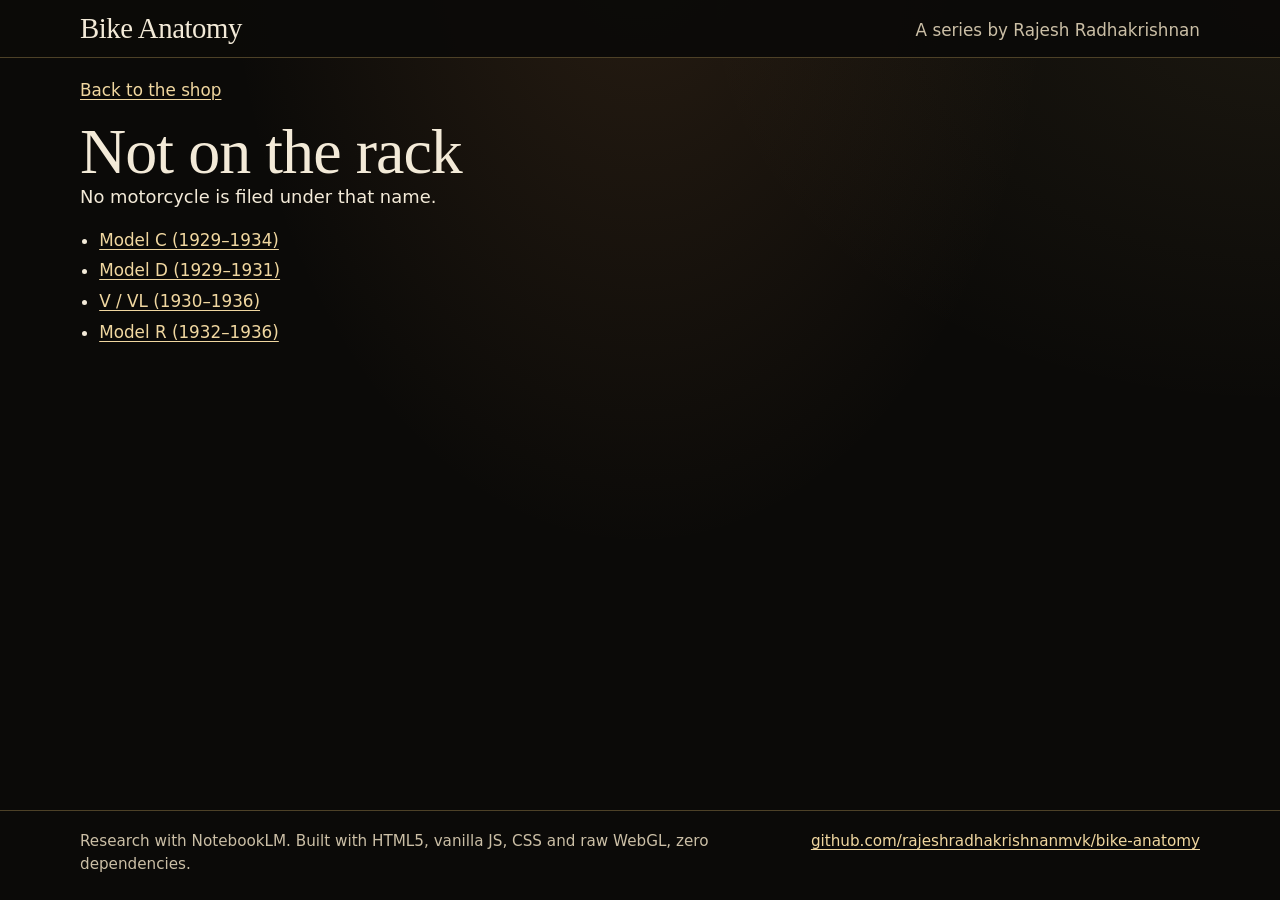
<file: bike.html>
<!DOCTYPE html>
<html lang="en">
<head>
  <meta charset="utf-8">
  <meta name="viewport" content="width=device-width, initial-scale=1">
  <meta name="color-scheme" content="dark">
  <meta name="theme-color" content="#0b0a08">
  <meta name="description" content="Harley-Davidson Bike Anatomy study: silent tour, NotebookLM studio plates, and a raw WebGL viewer.">
  <title>Motorcycle — Bike Anatomy</title>
  <link rel="icon" href="favicon.svg" type="image/svg+xml">
  <link rel="stylesheet" href="css/site.css">
  <link rel="stylesheet" href="css/chat.css">
</head>
<body>
  <a class="skip" href="#study">Skip to this motorcycle</a>
  <header class="site-header compact">
    <div class="wrap header-row">
      <p class="brand"><a href="index.html">Bike Anatomy</a></p>
      <p class="byline">A series by Rajesh Radhakrishnan</p>
    </div>
  </header>
  <main>
    <div class="wrap">
      <p class="back"><a href="index.html">Back to the shop</a></p>
      <div id="study">
        <h1>Opening this motorcycle…</h1>
      </div>
      <noscript>
        <p>Enable JavaScript to read this motorcycle from <code>bikes.js</code>. Viewers live in <code>bikes/&lt;slug&gt;/</code>.</p>
      </noscript>
    </div>
  </main>
  <footer class="site-footer">
    <div class="wrap footer-row">
      <p>Research with NotebookLM. Built with HTML5, vanilla JS, CSS and raw WebGL, zero dependencies.</p>
      <p><a href="https://github.com/rajeshradhakrishnanmvk/bike-anatomy">github.com/rajeshradhakrishnanmvk/bike-anatomy</a></p>
    </div>
  </footer>
  <dialog id="lightbox" class="lightbox" aria-labelledby="lightbox-title" tabindex="-1">
    <div class="lightbox-bar">
      <h2 id="lightbox-title">Plate</h2>
      <div class="lightbox-actions">
        <a id="lightbox-original" href="">Original PNG</a>
        <button type="button" id="lightbox-close" class="btn">Close</button>
      </div>
    </div>
    <img id="lightbox-img" alt="">
  </dialog>
  <script src="bikes.js"></script>
  <script src="js/site.js"></script>
  <script src="js/chat.js" defer></script>
</body>
</html>
</file>
<file: css/site.css>
/* Bike Anatomy gallery. System fonts only. No external assets. */

:root {
  --bg: #0b0a08;
  --bg-raise: #14120e;
  --panel: #18160f;
  --ink: #f3ead8;
  --muted: #cbbfa6;
  --brass: #d8b46a;
  --brass-text: #f0d7a0;
  --copper: #c4844a;
  --line: rgba(216, 180, 106, 0.32);
  --serif: Georgia, "Times New Roman", Times, serif;
  --sans: system-ui, -apple-system, "Segoe UI", Roboto, Helvetica, Arial, sans-serif;
  --shadow: 0 16px 40px rgba(0, 0, 0, 0.35);
}

*,
*::before,
*::after {
  box-sizing: border-box;
}

html {
  color-scheme: dark;
  -webkit-text-size-adjust: 100%;
}

body {
  margin: 0;
  min-height: 100vh;
  display: flex;
  flex-direction: column;
  background:
    radial-gradient(ellipse at 50% -12%, rgba(196, 132, 74, 0.16), transparent 46%),
    radial-gradient(ellipse at 100% 0%, rgba(216, 180, 106, 0.08), transparent 32%),
    var(--bg);
  color: var(--ink);
  font-family: var(--sans);
  font-size: 1.05rem;
  line-height: 1.5;
}

main {
  flex: 1;
  padding: 1.25rem 0 3rem;
}

img,
video,
svg {
  max-width: 100%;
}

a {
  color: var(--brass-text);
  text-underline-offset: 0.18em;
}

a:hover {
  color: #fff6e0;
}

:focus-visible {
  outline: 2px solid var(--brass-text);
  outline-offset: 3px;
}

::selection {
  background: rgba(216, 180, 106, 0.35);
  color: #fff;
}

.skip {
  position: absolute;
  left: 0.75rem;
  top: 0.75rem;
  transform: translateY(-200%);
  background: var(--brass);
  color: #1c160d;
  padding: 0.55rem 0.9rem;
  z-index: 20;
  text-decoration: none;
  border-radius: 8px;
}

.skip:focus {
  transform: none;
}

.wrap {
  width: min(1120px, calc(100% - 2rem));
  margin-inline: auto;
}

.kicker {
  margin: 0;
  font-size: 0.78rem;
  letter-spacing: 0.28em;
  text-transform: uppercase;
  color: var(--brass-text);
}

h1,
.brand {
  font-family: var(--serif);
  font-weight: normal;
  font-size: clamp(2.4rem, 6vw, 4rem);
  line-height: 1.02;
  letter-spacing: -0.015em;
  margin: 0.2rem 0 0;
}

h2,
h3 {
  font-family: var(--serif);
  font-weight: normal;
  line-height: 1.15;
}

h2 {
  font-size: clamp(1.55rem, 3vw, 2.05rem);
  margin: 0 0 0.45rem;
}

.brand a {
  color: inherit;
  text-decoration: none;
}

.brand a:hover {
  color: var(--brass-text);
}

.header-row {
  display: flex;
  flex-wrap: wrap;
  align-items: flex-end;
  justify-content: space-between;
  gap: 0.65rem 1.5rem;
}

.byline {
  margin: 0 0 0.35rem;
  color: var(--muted);
}

.hero {
  padding: 2.4rem 0 1.7rem;
  border-bottom: 1px solid var(--line);
}

.intro {
  max-width: 40rem;
  margin: 1.05rem 0 0;
  color: var(--ink);
}

.rule {
  width: 4.5rem;
  height: 2px;
  margin: 1.15rem 0 0;
  border: 0;
  background: linear-gradient(90deg, var(--brass), var(--copper));
}

.compact {
  position: sticky;
  top: 0;
  z-index: 5;
  padding: 0.85rem 0;
  background: rgba(11, 10, 8, 0.94);
  border-bottom: 1px solid var(--line);
}

.compact .brand {
  font-size: clamp(1.45rem, 3vw, 1.8rem);
  margin: 0;
}

.compact .byline {
  margin: 0;
}

.back {
  margin: 0 0 1rem;
}

.catalog-head {
  display: flex;
  flex-wrap: wrap;
  align-items: baseline;
  justify-content: space-between;
  gap: 0.4rem 1rem;
  margin: 0.35rem 0 0.95rem;
}

.catalog-head h2 {
  margin: 0;
}

#count {
  margin: 0;
  color: var(--muted);
}

.grid {
  display: grid;
  grid-template-columns: repeat(auto-fit, minmax(min(100%, 20rem), 1fr));
  gap: 1.25rem;
}

.card {
  display: flex;
  flex-direction: column;
  min-width: 0;
  background:
    linear-gradient(180deg, rgba(216, 180, 106, 0.05), transparent 28%),
    var(--panel);
  border: 1px solid var(--line);
  border-radius: 14px;
  overflow: hidden;
  box-shadow: var(--shadow);
}

.card-error {
  padding: 1rem 1.1rem;
  color: #f3d2cb;
}

.cover {
  display: block;
  aspect-ratio: 16 / 9;
  background: #000;
  line-height: 0;
}

.cover img {
  width: 100%;
  height: 100%;
  object-fit: cover;
}

.card-body {
  display: flex;
  flex-direction: column;
  gap: 0.4rem;
  min-width: 0;
  padding: 0.95rem 1.05rem 1.1rem;
  flex: 1;
}

.card .kicker {
  letter-spacing: 0.18em;
}

.card h3 {
  margin: 0;
  font-size: clamp(1.7rem, 3vw, 2.05rem);
}

.card h3 a {
  color: var(--ink);
  text-decoration: none;
}

.card h3 a:hover {
  color: var(--brass-text);
}

.years {
  margin: 0;
  font-family: var(--serif);
  font-size: 1.12rem;
  color: var(--brass-text);
}

.spec,
.blurb,
.note,
.deck {
  margin: 0;
}

.spec,
.note,
#count,
.byline {
  color: var(--muted);
}

.blurb,
.deck {
  color: var(--ink);
}

.deck {
  max-width: 40rem;
  font-size: 1.12rem;
}

ul.actions {
  list-style: none;
  display: flex;
  flex-wrap: wrap;
  gap: 0.5rem;
  margin: 0.85rem 0 0;
  padding: 0;
}

.card-body ul.actions {
  margin-top: auto;
  padding-top: 0.35rem;
}

ul.actions li {
  margin: 0;
  display: flex;
}

.btn {
  display: inline-flex;
  align-items: center;
  justify-content: center;
  min-height: 44px;
  padding: 0.45rem 0.9rem;
  border: 1px solid rgba(216, 180, 106, 0.5);
  border-radius: 8px;
  background: rgba(30, 27, 21, 0.8);
  color: var(--ink);
  font: inherit;
  font-size: 0.95rem;
  line-height: 1.2;
  text-align: center;
  text-decoration: none;
  cursor: pointer;
}

.btn:hover {
  border-color: var(--brass);
  background: rgba(216, 180, 106, 0.14);
  color: #fff6e0;
}

.btn-primary {
  background: var(--brass);
  border-color: var(--brass);
  color: #1c160d;
}

.btn-primary:hover {
  background: #f0d59a;
  border-color: #f0d59a;
  color: #1c160d;
}

.facts {
  display: grid;
  grid-template-columns: repeat(auto-fit, minmax(12rem, max-content));
  gap: 0.75rem 1.75rem;
  margin: 1rem 0 0.35rem;
}

.facts div {
  border-top: 1px solid var(--line);
  padding-top: 0.4rem;
}

.facts dt {
  font-size: 0.72rem;
  letter-spacing: 0.16em;
  text-transform: uppercase;
  color: var(--brass-text);
}

.facts dd {
  margin: 0.15rem 0 0;
  font-family: var(--serif);
  font-size: 1.28rem;
}

.block {
  margin-top: 2.15rem;
}

#tour,
#studio {
  scroll-margin-top: 5rem;
}

.stage {
  margin-top: 0.75rem;
  background: #000;
  border: 1px solid var(--line);
  border-radius: 12px;
  overflow: hidden;
}

.stage video {
  display: block;
  width: 100%;
  height: auto;
  background: #000;
}

.plates {
  display: grid;
  grid-template-columns: 1fr;
  gap: 1.25rem;
  margin-top: 0.85rem;
}

.plate {
  margin: 0;
  min-width: 0;
}

.zoom {
  display: flex;
  justify-content: center;
  width: 100%;
  margin: 0;
  padding: 0;
  border: 1px solid var(--line);
  border-radius: 12px;
  background: #0e0c0a;
  cursor: zoom-in;
  overflow: hidden;
}

.zoom img {
  display: block;
  width: auto;
  height: auto;
  max-width: 100%;
  max-height: 70vh;
}

.plate figcaption {
  display: flex;
  flex-wrap: wrap;
  align-items: baseline;
  justify-content: space-between;
  gap: 0.4rem 0.8rem;
  margin-top: 0.45rem;
}

.plate figcaption span {
  font-family: var(--serif);
  font-size: 1.2rem;
  color: var(--ink);
}

.missing-list {
  padding-left: 1.2rem;
}

.missing-list li {
  margin: 0.35rem 0;
}

.lightbox {
  width: min(1080px, calc(100vw - 1.25rem));
  max-width: calc(100vw - 1.25rem);
  max-height: calc(100vh - 1.25rem);
  margin: auto;
  padding: 0;
  border: 1px solid rgba(216, 180, 106, 0.5);
  border-radius: 12px;
  background: #14120e;
  color: var(--ink);
  box-shadow: var(--shadow);
  overflow: auto;
  overscroll-behavior: contain;
}

.lightbox::backdrop {
  background: rgba(6, 5, 4, 0.84);
}

.lightbox-bar {
  position: sticky;
  top: 0;
  z-index: 1;
  display: flex;
  flex-wrap: wrap;
  align-items: center;
  justify-content: space-between;
  gap: 0.6rem 1rem;
  padding: 0.75rem 0.9rem;
  background: rgba(20, 18, 14, 0.96);
  border-bottom: 1px solid var(--line);
}

.lightbox-bar h2 {
  margin: 0;
  font-size: 1.35rem;
}

.lightbox-actions {
  display: flex;
  flex-wrap: wrap;
  align-items: center;
  gap: 0.75rem;
}

.lightbox img {
  display: block;
  width: 100%;
  height: auto;
  background: #fff;
}

.site-footer {
  border-top: 1px solid var(--line);
  padding: 1.2rem 0 1.5rem;
}

.footer-row {
  display: flex;
  flex-wrap: wrap;
  justify-content: space-between;
  gap: 0.45rem 1.5rem;
}

.site-footer p {
  margin: 0;
  max-width: 40rem;
  color: var(--muted);
  font-size: 0.95rem;
}

.site-footer a {
  overflow-wrap: anywhere;
}

.visually-hidden {
  position: absolute;
  width: 1px;
  height: 1px;
  padding: 0;
  margin: -1px;
  overflow: hidden;
  clip: rect(0, 0, 0, 0);
  clip-path: inset(50%);
  white-space: nowrap;
  border: 0;
}

code {
  font-family: ui-monospace, "Cascadia Code", "Source Code Pro", Menlo, Consolas, monospace;
  font-size: 0.92em;
  color: var(--brass-text);
}

@media (min-width: 860px) {
  .plates {
    grid-template-columns: 1fr 1fr;
    align-items: start;
  }
}

@media (max-width: 560px) {
  .wrap {
    width: min(1120px, calc(100% - 1.25rem));
  }

  ul.actions {
    display: grid;
  }

  ul.actions li,
  ul.actions .btn {
    width: 100%;
  }

  .hero {
    padding-top: 1.6rem;
  }
}

@media (forced-colors: active) {
  .btn,
  .card,
  .zoom,
  .stage {
    border: 1px solid ButtonText;
  }
}

@media (prefers-reduced-motion: reduce) {
  *,
  *::before,
  *::after {
    scroll-behavior: auto !important;
    transition: none !important;
  }
}
</file>
<file: css/chat.css>
/* Chat with the bike. Uses the gallery's colours from site.css. */
.bc-launch {
  position: fixed;
  right: 1rem;
  bottom: 1rem;
  z-index: 40;
  min-height: 48px;
  padding: 0.6rem 1.1rem;
  border: 1px solid var(--brass, #d8b46a);
  border-radius: 999px;
  background: var(--brass, #d8b46a);
  color: #1c160d;
  font: 600 0.98rem/1.2 var(--sans, system-ui, sans-serif);
  box-shadow: var(--shadow, 0 16px 40px rgba(0, 0, 0, 0.35));
  cursor: pointer;
}
.bc-launch:hover { background: #f0d59a; }
.bc-open .bc-launch { display: none; }

.bc-panel {
  position: fixed;
  right: 1rem;
  bottom: 1rem;
  z-index: 41;
  display: flex;
  flex-direction: column;
  width: min(25rem, calc(100vw - 2rem));
  height: min(38rem, calc(100vh - 2rem));
  border: 1px solid var(--line, rgba(216, 180, 106, 0.32));
  border-radius: 14px;
  background: linear-gradient(180deg, rgba(196, 132, 74, 0.1), transparent 30%), var(--panel, #18160f);
  color: var(--ink, #f3ead8);
  box-shadow: var(--shadow, 0 16px 40px rgba(0, 0, 0, 0.35));
  overflow: hidden;
}
.bc-panel[hidden] { display: none; }

.bc-head {
  display: flex;
  align-items: flex-start;
  gap: 0.6rem;
  padding: 0.85rem 0.9rem 0.7rem 1rem;
  border-bottom: 1px solid var(--line, rgba(216, 180, 106, 0.32));
}
.bc-head > div { flex: 1; min-width: 0; }
.bc-kicker {
  margin: 0;
  color: var(--brass-text, #f0d7a0);
  font-size: 0.72rem;
  letter-spacing: 0.14em;
  text-transform: uppercase;
}
.bc-head h2 {
  margin: 0.1rem 0 0;
  font: 400 1.2rem/1.25 var(--serif, Georgia, serif);
}
.bc-mode {
  margin-top: 0.15rem;
  padding: 0.15rem 0.5rem;
  border: 1px solid currentColor;
  border-radius: 999px;
  font-size: 0.72rem;
  white-space: nowrap;
}
.bc-mode-live { color: #a9d39a; }
.bc-mode-quick { color: var(--copper, #c4844a); }
.bc-mode-wait { color: var(--muted, #cbbfa6); }
.bc-close {
  width: 36px;
  height: 36px;
  border: 1px solid transparent;
  border-radius: 8px;
  background: transparent;
  color: var(--muted, #cbbfa6);
  font-size: 1.5rem;
  line-height: 1;
  cursor: pointer;
}
.bc-close:hover { border-color: var(--line, rgba(216, 180, 106, 0.32)); color: #fff6e0; }

.bc-log {
  flex: 1;
  overflow-y: auto;
  padding: 0.9rem 1rem 0.4rem;
  display: flex;
  flex-direction: column;
  gap: 0.6rem;
  overscroll-behavior: contain;
}
.bc-msg {
  max-width: 88%;
  padding: 0.55rem 0.75rem;
  border-radius: 12px;
  font-size: 0.95rem;
  line-height: 1.45;
}
.bc-msg p { margin: 0; white-space: pre-wrap; overflow-wrap: anywhere; }
.bc-bike {
  align-self: flex-start;
  background: rgba(216, 180, 106, 0.1);
  border: 1px solid rgba(216, 180, 106, 0.22);
  border-bottom-left-radius: 4px;
}
.bc-user {
  align-self: flex-end;
  background: rgba(196, 132, 74, 0.26);
  border-bottom-right-radius: 4px;
}
.bc-wait p { color: var(--muted, #cbbfa6); animation: bc-pulse 1.2s ease-in-out infinite; }
@keyframes bc-pulse { 50% { opacity: 0.35; } }
.bc-msg .bc-note {
  margin-top: 0.4rem;
  color: var(--copper, #c4844a);
  font-size: 0.8rem;
}

.bc-starters {
  display: flex;
  flex-wrap: wrap;
  gap: 0.4rem;
  padding: 0.2rem 1rem 0.6rem;
}
.bc-starters[hidden] { display: none; }
.bc-chip {
  padding: 0.4rem 0.7rem;
  border: 1px solid rgba(216, 180, 106, 0.5);
  border-radius: 999px;
  background: rgba(30, 27, 21, 0.8);
  color: var(--ink, #f3ead8);
  font: inherit;
  font-size: 0.85rem;
  cursor: pointer;
}
.bc-chip:hover { border-color: var(--brass, #d8b46a); background: rgba(216, 180, 106, 0.14); }

.bc-form {
  display: flex;
  gap: 0.5rem;
  padding: 0.6rem 0.8rem 0.4rem;
  border-top: 1px solid var(--line, rgba(216, 180, 106, 0.32));
}
.bc-input {
  flex: 1;
  min-width: 0;
  min-height: 44px;
  padding: 0.45rem 0.75rem;
  border: 1px solid rgba(216, 180, 106, 0.45);
  border-radius: 8px;
  background: var(--bg, #0b0a08);
  color: var(--ink, #f3ead8);
  font: inherit;
  font-size: 1rem;
}
.bc-input:focus { outline: 2px solid var(--brass-text, #f0d7a0); outline-offset: 1px; }
.bc-send[disabled] { opacity: 0.55; cursor: wait; }
.bc-foot {
  margin: 0;
  padding: 0 1rem 0.7rem;
  color: var(--muted, #cbbfa6);
  font-size: 0.74rem;
}

@media (max-width: 560px) {
  .bc-panel {
    right: 0;
    bottom: 0;
    width: 100vw;
    height: 100%;
    height: 100dvh;
    border-radius: 0;
    border-width: 0;
  }
  .bc-launch { right: 0.75rem; bottom: 0.75rem; }
  .bc-open body { overflow: hidden; }
}

@media (prefers-reduced-motion: reduce) {
  .bc-wait p { animation: none; }
}
</file>
